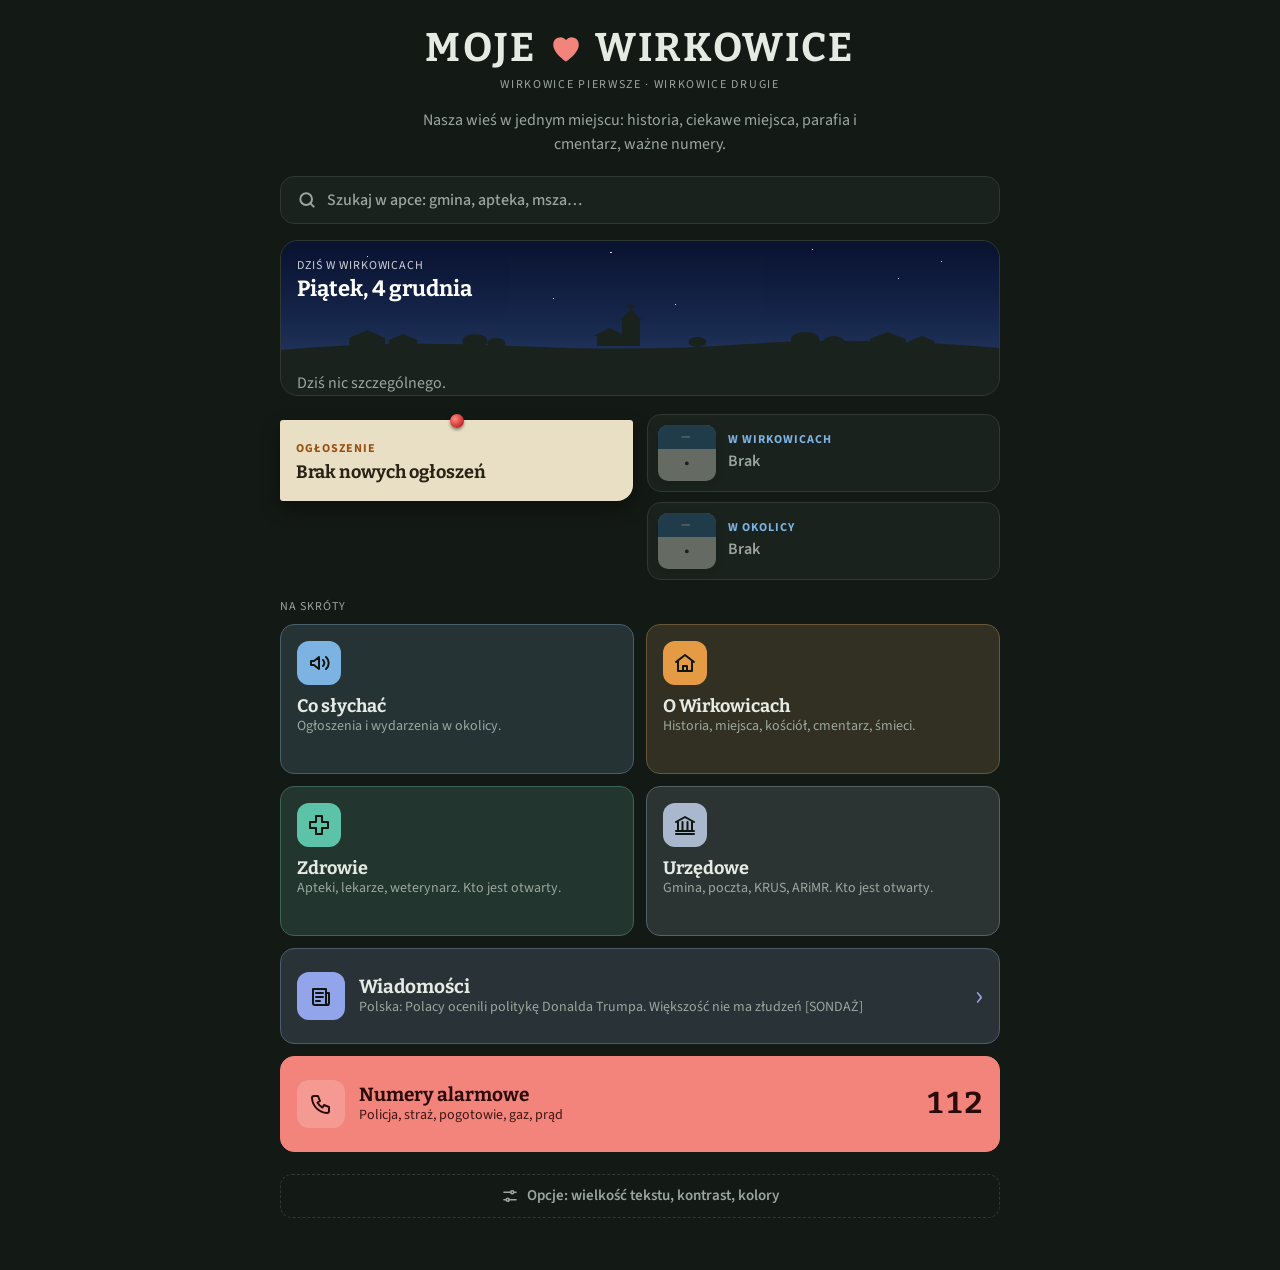
<file: index.html>
<!doctype html>
<html lang="pl">
<head>
<meta charset="utf-8">
<meta name="viewport" content="width=device-width,initial-scale=1,viewport-fit=cover">
<meta name="robots" content="noindex,nofollow">
<meta name="theme-color" content="#131915">
<link rel="manifest" href="manifest.json">
<link rel="icon" href="ikona-192.png" type="image/png">
<link rel="apple-touch-icon" href="ikona-180.png">
<meta name="apple-mobile-web-app-capable" content="yes">
<meta name="apple-mobile-web-app-title" content="Wirkowice">
<link rel="apple-touch-startup-image" media="screen and (device-width: 440px) and (device-height: 956px) and (-webkit-device-pixel-ratio: 3) and (orientation: portrait)" href="splash-1320x2868.png">
<link rel="apple-touch-startup-image" media="screen and (device-width: 402px) and (device-height: 874px) and (-webkit-device-pixel-ratio: 3) and (orientation: portrait)" href="splash-1206x2622.png">
<link rel="apple-touch-startup-image" media="screen and (device-width: 430px) and (device-height: 932px) and (-webkit-device-pixel-ratio: 3) and (orientation: portrait)" href="splash-1290x2796.png">
<link rel="apple-touch-startup-image" media="screen and (device-width: 393px) and (device-height: 852px) and (-webkit-device-pixel-ratio: 3) and (orientation: portrait)" href="splash-1179x2556.png">
<link rel="apple-touch-startup-image" media="screen and (device-width: 390px) and (device-height: 844px) and (-webkit-device-pixel-ratio: 3) and (orientation: portrait)" href="splash-1170x2532.png">
<link rel="apple-touch-startup-image" media="screen and (device-width: 428px) and (device-height: 926px) and (-webkit-device-pixel-ratio: 3) and (orientation: portrait)" href="splash-1284x2778.png">
<link rel="apple-touch-startup-image" media="screen and (device-width: 375px) and (device-height: 812px) and (-webkit-device-pixel-ratio: 3) and (orientation: portrait)" href="splash-1125x2436.png">
<link rel="apple-touch-startup-image" media="screen and (device-width: 414px) and (device-height: 896px) and (-webkit-device-pixel-ratio: 2) and (orientation: portrait)" href="splash-828x1792.png">
<link rel="apple-touch-startup-image" media="screen and (device-width: 414px) and (device-height: 896px) and (-webkit-device-pixel-ratio: 3) and (orientation: portrait)" href="splash-1242x2688.png">
<link rel="apple-touch-startup-image" media="screen and (device-width: 375px) and (device-height: 667px) and (-webkit-device-pixel-ratio: 2) and (orientation: portrait)" href="splash-750x1334.png">
<link rel="apple-touch-startup-image" media="screen and (device-width: 414px) and (device-height: 736px) and (-webkit-device-pixel-ratio: 3) and (orientation: portrait)" href="splash-1242x2208.png">
<link rel="apple-touch-startup-image" media="screen and (device-width: 420px) and (device-height: 912px) and (-webkit-device-pixel-ratio: 3) and (orientation: portrait)" href="splash-1260x2736.png">
<style>body{margin:0}[hidden]{display:none!important}</style>
<script src="ustawienia.js"></script>
<script>if("serviceWorker" in navigator) addEventListener("load",()=>navigator.serviceWorker.register("sw.js").catch(()=>{}));</script>
</head>
<body>
<title>Moje Wirkowice</title>
<meta name="claude:viewport-fit-sides" content="cover">
<link rel="preconnect" href="https://fonts.googleapis.com">
<link rel="preconnect" href="https://fonts.gstatic.com" crossorigin>
<link rel="stylesheet" href="https://fonts.googleapis.com/css2?family=Bitter:wght@500;700&family=Source+Sans+3:wght@400;600;700&display=swap">
<link rel="stylesheet" href="wspolne.css">
<style>
/* Ogłoszenie jak kartka przypięta pinezką, wydarzenie jak kartka z kalendarza — każde wygląda inaczej */
.news{display:grid;grid-template-columns:1fr 1fr;gap:14px;margin:0 0 18px;align-items:start}
@media (max-width:600px){ .news{grid-template-columns:1fr} }
.news a{text-decoration:none;min-width:0}
.wyd2{display:flex;flex-direction:column;gap:10px;min-width:0}
.wyd2 .kal{grid-template-columns:58px 1fr;padding:10px;gap:12px}
.wyd2 .kal-d{font-size:24px}
.wyd2 .kal.pusty .kal-k{opacity:.35}
.wyd2 .kal.pusty .t{color:var(--muted);font-weight:600}
.news .t{font-weight:700;line-height:1.3;overflow:hidden;display:-webkit-box;-webkit-line-clamp:2;-webkit-box-orient:vertical}
.news .k{display:flex;align-items:center;gap:6px;font-size:12px;letter-spacing:.08em;text-transform:uppercase;font-weight:700}
.na-skroty{margin:4px 0 8px}
.ukryte{display:none!important}
/* ===== Tryb prosty: tylko duże przyciski ===== */
html:not([data-prosty]) #prosty{display:none}
html[data-prosty] main.wrap > *:not(.logo):not(#prosty):not(.opcje-dol):not(.gora):not(.szuk-nakl){display:none!important}
#prosty{display:flex;flex-direction:column;gap:12px;margin:4px 0 0}
#prosty .pr-dzis{font-size:20px;line-height:1.35;margin:0 0 4px;text-align:center}
#prosty .pr-dzis b{font-family:var(--f-display)}
.pr{display:grid;grid-template-columns:52px 1fr auto;gap:14px;align-items:center;min-height:92px;box-sizing:border-box;padding:14px 16px;border-radius:18px;
  background:var(--panel);border:2px solid var(--line);color:var(--fg);text-decoration:none}
.pr .e{font-size:38px;line-height:1;text-align:center}
.pr b{display:block;font-family:var(--f-display);font-size:24px;line-height:1.15}
.pr small{display:block;font-size:18px;color:var(--muted);margin-top:4px;line-height:1.3}
.pr .s{font-size:28px;color:var(--muted)}
.pr.alarm{background:var(--alarm);border-color:var(--alarm);color:var(--on-alarm)}
.pr.alarm small,.pr.alarm .s{color:inherit;opacity:.85}
.pr.hot{border-color:var(--accent);background:color-mix(in srgb,var(--accent) 12%,var(--panel))}
.pr-tel{display:grid;place-items:center;width:56px;height:56px;border-radius:50%;background:var(--green);color:var(--bg);font-size:26px;text-decoration:none}
.pr:active{transform:scale(.98)}
/* Szukaj w całej apce */
/* Lupka nad logo i okno wyszukiwania na cały ekran */
.gora{margin:0 0 16px}
.lupka{display:flex;align-items:center;gap:10px;width:100%;height:48px;padding:0 16px;border-radius:14px;border:1px solid var(--line);background:var(--panel);color:var(--muted);font:500 16px/1 var(--f-body);cursor:pointer;text-align:left}
.lupka svg{width:20px;height:20px;flex:none}
.lupka:focus-visible{outline:2px solid var(--accent);outline-offset:2px}
.szuk-nakl{position:fixed;inset:0;z-index:90;background:var(--bg);overflow:auto;padding:calc(12px + env(safe-area-inset-top,0px)) calc(16px + env(safe-area-inset-right,0px)) 24px calc(16px + env(safe-area-inset-left,0px))}
.szuk-nakl[hidden]{display:none}
html[data-prosty] main.wrap > .szuk-nakl:not([hidden]){display:block!important}
.szuk-gl{display:flex;gap:8px;align-items:center;max-width:720px;margin:0 auto}
.szuk-gl .szukaj{flex:1;margin:0}
.szuk-x{flex:none;height:48px;padding:0 14px;border-radius:12px;border:1px solid var(--line);background:var(--panel);color:var(--fg);font:600 15px/1 var(--f-body);cursor:pointer}
.szuk-pod{max-width:720px;margin:10px auto 0;color:var(--muted);font-size:14px}
.szuk-nakl .szuk-wyn{max-width:720px;margin:10px auto 0}
.szukaj{position:relative;margin:0 0 18px}
.szukaj input{width:100%;box-sizing:border-box;font:inherit;font-size:17px;padding:13px 14px 13px 44px;border-radius:14px;border:1px solid var(--line);background:var(--panel);color:var(--fg)}
.szukaj input:focus{outline:2px solid var(--accent);outline-offset:1px}
.szukaj .lupa{position:absolute;left:14px;top:15px;width:20px;height:20px;color:var(--muted)}
.szuk-wyn{display:flex;flex-direction:column;margin:8px 0 0;border-radius:14px;overflow:hidden;border:1px solid var(--line);background:var(--panel)}
.szuk-wyn[hidden]{display:none}
.szuk-wyn .w{display:grid;grid-template-columns:1fr auto;gap:10px;align-items:center;padding:11px 14px;border-bottom:1px solid var(--line);color:var(--fg);text-decoration:none}
.szuk-wyn .w:last-child{border-bottom:0}
.szuk-wyn .w b{display:block;font-size:16px}
.szuk-wyn .w small{display:block;color:var(--muted);font-size:13px;margin-top:1px}
.szuk-wyn .w .tel{font-weight:700;color:var(--accent);white-space:nowrap;text-decoration:none;padding:6px 10px;border-radius:999px;border:1px solid var(--accent)}
.szuk-wyn .nic{padding:12px 14px;color:var(--muted)}
/* Wiadomości: szeroki kafelek z najnowszym nagłówkiem */
.tile.wiad-tile{grid-template-columns:48px 1fr auto;background:color-mix(in srgb,var(--h) 12%,var(--panel));border-color:color-mix(in srgb,var(--h) 32%,var(--line))}
.tile.wiad-tile:hover{border-color:var(--h)}
.tile.wiad-tile .ic{background:var(--h);color:#10160F}
.tile.wiad-tile p{display:-webkit-box;-webkit-line-clamp:2;-webkit-box-orient:vertical;overflow:hidden}
.tile.wiad-tile .big{grid-column:3;grid-row:1 / span 3;font-size:30px;color:var(--h)}
/* Moje notatki: szeroki pasek jak numery alarmowe, ale spokojny — ciemnoszary, tylko 112 jest pełnym kolorem */
.tile.notatki{--h:#B9C1BB;grid-template-columns:48px 1fr auto;background:#3B413E;border-color:#565E59}
.tile.notatki:hover{border-color:var(--h)}
.tile.notatki .ic{background:var(--h);color:#171C19}
.tile.notatki .big{grid-column:3;grid-row:1 / span 3;font-family:var(--f-display);font-weight:700;font-size:30px;color:var(--h);font-variant-numeric:tabular-nums}
/* Logo na górze: MOJE ♥ WIRKOWICE, na środku */
.logo{text-align:center;margin:6px 0 14px}
.logo h1{display:flex;justify-content:center;align-items:center;gap:.28em;font-size:clamp(26px,8.4vw,40px);letter-spacing:.06em;line-height:1.1;margin:0}
.logo .serce{width:.9em;height:.9em;fill:var(--alarm);flex:none}
.logo .eyebrow{margin:6px 0 0;letter-spacing:.14em}
.logo + .lead{text-align:center;margin-inline:auto}
/* Podpowiedź „Dodaj do ekranu” — tylko w telefonie, gdy apka nie jest zainstalowana */
.instaluj{position:relative;margin:0 0 16px;padding:12px 44px 12px 14px;border-radius:14px;background:color-mix(in srgb,var(--accent) 12%,var(--panel));border:1px solid color-mix(in srgb,var(--accent) 45%,var(--line));font-size:15px;line-height:1.45}
.instaluj p{margin:0}
.instaluj b{color:var(--fg)}
.instaluj .ik-ud{display:inline-block;width:17px;height:17px;vertical-align:-3px;color:var(--accent)}
.instaluj .x{position:absolute;top:6px;right:6px;width:34px;height:34px;border:0;border-radius:50%;background:transparent;color:var(--muted);font-size:22px;line-height:1;cursor:pointer}
.instaluj .btn{margin-top:10px}
/* Znacznik „nowe” na kafelku Co słychać */
.tile .nowe-plak{grid-column:2;justify-self:start;margin:4px 0 0}
@media (prefers-reduced-motion: no-preference){ .logo .serce{animation:bicie 2.4s ease-in-out infinite} }
@keyframes bicie{0%,60%,100%{transform:scale(1)}15%{transform:scale(1.14)}30%{transform:scale(1)}45%{transform:scale(1.08)}}
/* Karta „Dziś”: na górze niebo w kolorze pory dnia i pogody, z sylwetką wsi; pod spodem to, co dziś ważne */
.dzis{border-radius:18px;background:var(--panel);border:1px solid var(--line);margin:0 0 18px;overflow:hidden}
.niebo{--sky:linear-gradient(180deg,#2E6DB4,#79AEDB);position:relative;padding:16px 16px 58px;color:#fff;background:var(--sky)}
.niebo.chmury{--sky:linear-gradient(180deg,#4B5B70,#8A99AB)}
.niebo.deszcz{--sky:linear-gradient(180deg,#323C4A,#5D6977)}
.niebo.zmierzch{--sky:linear-gradient(180deg,#27305E 0%,#8E4E6B 58%,#E39A5B 100%)}
.niebo.noc{--sky:linear-gradient(180deg,#0A1330 0%,#16264B 65%,#22355C 100%)}
.niebo.noc::before{content:"";position:absolute;inset:0 0 40% 0;pointer-events:none;opacity:.85;background-image:
  radial-gradient(1.4px 1.4px at 12% 22%,#fff 50%,transparent 51%),radial-gradient(1px 1px at 28% 58%,#fff 50%,transparent 51%),
  radial-gradient(1.6px 1.6px at 46% 16%,#fff 50%,transparent 51%),radial-gradient(1px 1px at 61% 44%,#fff 50%,transparent 51%),
  radial-gradient(1.2px 1.2px at 74% 12%,#fff 50%,transparent 51%),radial-gradient(1px 1px at 86% 52%,#fff 50%,transparent 51%),
  radial-gradient(1.3px 1.3px at 38% 80%,#fff 50%,transparent 51%),radial-gradient(1px 1px at 92% 28%,#fff 50%,transparent 51%),
  radial-gradient(1px 1px at 5% 70%,#fff 50%,transparent 51%),radial-gradient(1.2px 1.2px at 55% 88%,#fff 50%,transparent 51%)}
.niebo>*{position:relative}
.niebo .eyebrow{color:rgba(255,255,255,.8)}
.dz-gl{display:flex;justify-content:space-between;align-items:center;gap:12px}
.dz-gl h2{font-size:22px;margin:0;color:#fff}
.pog{display:flex;align-items:center;gap:6px;flex:none}
.pog-ik{font-size:34px;line-height:1;filter:drop-shadow(0 2px 6px rgba(0,0,0,.25))}
.pog-t{font-family:var(--f-display);font-weight:700;font-size:40px;line-height:1;font-variant-numeric:tabular-nums}
.pog-opis{margin:6px 0 0;color:rgba(255,255,255,.92);font-size:15px;text-shadow:0 1px 2px rgba(0,0,0,.25)}
.pog-opis:empty{display:none}
.alert{display:flex;align-items:center;gap:8px;margin:10px 0 0;padding:7px 12px;border-radius:10px;font-weight:600;font-size:15px;
  background:rgba(8,14,30,.4);border:1px solid rgba(255,255,255,.3);color:#fff}
.alert b{color:var(--c)}
.niebo .wies{position:absolute;left:0;right:0;bottom:-1px;width:100%;height:58px;fill:var(--panel);display:block}
.dz-lista{display:flex;flex-direction:column;padding:0 16px}
/* Prognoza: przycisk na niebie i rozwijany panel (godzinowa + 7 dni) */
.prog-btn{display:inline-flex;align-items:center;gap:6px;margin:10px 0 0;padding:6px 12px;border-radius:999px;border:1px solid rgba(255,255,255,.45);background:rgba(8,14,30,.28);color:#fff;font:600 14px/1 var(--f-body);cursor:pointer}
.prog-btn:focus-visible{outline:2px solid #fff;outline-offset:2px}
.prog-btn .str{transition:transform .2s}
.prog-btn[aria-expanded="true"] .str{transform:rotate(180deg)}
.prog{padding:4px 16px 14px;border-bottom:1px solid var(--line)}
.prog[hidden]{display:none}
.prog h3{font-size:13px;letter-spacing:.08em;text-transform:uppercase;color:var(--muted);margin:12px 0 8px;font-family:var(--f-body)}
.godz-pas{display:flex;gap:6px;overflow-x:auto;padding:0 0 6px;scroll-snap-type:x proximity}
.godz-pas .g{flex:none;width:58px;scroll-snap-align:start;display:flex;flex-direction:column;align-items:center;gap:3px;padding:8px 2px;border-radius:12px;background:var(--bg);border:1px solid var(--line);font-size:13px;color:var(--muted)}
.godz-pas .g b{color:var(--fg);font-size:16px}
.godz-pas .g .ik{font-size:20px;line-height:1}
.godz-pas .g .op{color:#7DB3E3;font-weight:700}
.dni-prog{display:flex;flex-direction:column}
.dni-prog .d{display:grid;grid-template-columns:78px 30px 1fr auto;gap:8px;align-items:center;padding:9px 0;border-bottom:1px solid var(--line);font-size:15px}
.dni-prog .d:last-child{border-bottom:0}
.dni-prog .d .n{font-weight:700}
.dni-prog .d .ik{font-size:20px;text-align:center}
.dni-prog .d .t{display:flex;align-items:center;gap:6px;font-variant-numeric:tabular-nums}
.dni-prog .d .t .min{color:var(--muted);width:30px;text-align:right}
.dni-prog .d .t .max{width:30px}
.dni-prog .d .t i{flex:1;height:6px;border-radius:3px;background:linear-gradient(90deg,#7DB3E3,#E59A44);min-width:24px}
.dni-prog .d .x{font-size:13px;color:var(--muted);text-align:right;line-height:1.3}
.dni-prog .d .x .op{color:#7DB3E3;font-weight:700}
.dni-prog .d .x .wi{color:#E3C26B;font-weight:700}
.prog .zr{font-size:12px;color:var(--muted);margin:8px 0 0}
.dz{--h:var(--green);display:grid;grid-template-columns:34px 1fr auto;align-items:center;gap:12px;padding:11px 0;border-bottom:1px solid var(--line);text-decoration:none;color:var(--fg)}
.dz:last-child{border-bottom:0}
.dz .i{width:34px;height:34px;border-radius:10px;display:grid;place-items:center;background:color-mix(in srgb,var(--h) 22%,var(--panel));color:var(--h)}
.dz .i svg{width:18px;height:18px}
.dz .x{min-width:0;line-height:1.3}
.dz .x small{display:block;color:var(--muted);font-size:14px}
.dz .x small.wk{display:flex;align-items:center;gap:8px;margin-top:3px}
.dz .x small.wk .worek{margin:0;vertical-align:0}
.dz .s{color:var(--muted);font-size:20px}
.dz.hot{margin:2px -10px;padding:11px 10px;border-radius:12px;border-bottom-color:transparent;background:color-mix(in srgb,var(--accent) 9%,transparent)}
.dz.hot .i{background:var(--accent);color:var(--on-accent)}
.dz.hot .x strong{color:var(--accent)}
.zrodlo-pog{margin:0;padding:2px 16px 12px;font-size:12px;color:var(--muted)}
.zrodlo-pog a{color:var(--muted)}
.moje{margin:0 0 14px}
.moje-gl{display:flex;justify-content:space-between;align-items:baseline;margin:0 0 6px}
.moje-gl h2{font-size:17px;margin:0}
.moje-gl a{color:var(--accent);font-weight:600;font-size:14px;text-decoration:none}
.moje-lista{display:flex;flex-direction:column;gap:8px}
.mn{display:flex;gap:10px;align-items:flex-start;padding:10px 12px;border-radius:12px;background:var(--panel);border:1px solid var(--line)}
.mn input{width:22px;height:22px;margin:1px 0 0;flex:none;accent-color:var(--green)}
.mn .tx{flex:1;min-width:0;white-space:pre-wrap;word-wrap:break-word;margin:0}
.mn small{display:block;color:var(--muted);font-size:13px;margin-top:2px}
.mn.due{background:var(--accent);border-color:var(--accent);color:var(--on-accent)}
.mn.due small{color:var(--on-accent);opacity:.9}
.mn.done .tx{text-decoration:line-through;opacity:.6}
</style>

<main class="wrap">
  <header class="logo">
    <h1 aria-label="Moje Wirkowice">MOJE<svg class="serce" viewBox="0 0 24 24" aria-hidden="true"><path d="M12 21s-8.5-5.3-8.5-11.2A4.8 4.8 0 0 1 12 6.6a4.8 4.8 0 0 1 8.5 3.2C20.5 15.7 12 21 12 21z"/></svg>WIRKOWICE</h1>
    <p class="eyebrow">Wirkowice Pierwsze · Wirkowice Drugie</p>
  </header>
  <p class="lead">Nasza wieś w jednym miejscu: historia, ciekawe miejsca, parafia i cmentarz, ważne numery.</p>
  <div class="gora"><button type="button" class="lupka" id="lupka" aria-label="Szukaj w apce" aria-haspopup="dialog"><svg viewBox="0 0 24 24" fill="none" stroke="currentColor" stroke-width="2.4" stroke-linecap="round" aria-hidden="true"><circle cx="11" cy="11" r="7"/><path d="M20 20l-4-4"/></svg><span>Szukaj w apce: gmina, apteka, msza…</span></button></div>
  <section id="prosty" aria-label="Najważniejsze"></section>
  <div class="szuk-nakl" id="szukNakl" hidden role="dialog" aria-modal="true" aria-label="Szukaj w apce">
    <div class="szuk-gl">
      <div class="szukaj" role="search">
        <svg class="lupa" viewBox="0 0 24 24" fill="none" stroke="currentColor" stroke-width="2.2" stroke-linecap="round" aria-hidden="true"><circle cx="11" cy="11" r="7"/><path d="M20 20l-4-4"/></svg>
        <input id="szukaj" type="search" autocomplete="off" enterkeyhint="search" placeholder="gmina, weterynarz, msza, PSZOK…" aria-label="Czego szukasz?" aria-controls="szukWyn">
      </div>
      <button type="button" class="szuk-x" id="szukX">Zamknij</button>
    </div>
    <p class="szuk-pod">Wpisz, czego szukasz: urząd, aptekę, numer, mszę, wydarzenie…</p>
    <div class="szuk-wyn" id="szukWyn" hidden aria-live="polite"></div>
  </div>
  <div class="instaluj" id="instaluj" hidden role="note"></div>

  <section class="dzis" aria-labelledby="dzData">
    <div class="niebo" id="niebo">
      <div class="dz-gl">
        <div><p class="eyebrow" style="margin:0">Dziś w Wirkowicach</p><h2 id="dzData"></h2></div>
        <div class="pog" id="pog" hidden><span class="pog-ik" id="pogIk" aria-hidden="true"></span><span class="pog-t" id="pogT"></span></div>
      </div>
      <p class="pog-opis" id="pogOpis"></p>
      <div id="pogAlert"></div>
      <button type="button" class="prog-btn" id="progBtn" aria-expanded="false" aria-controls="prog" hidden>Prognoza na 7 dni <span class="str" aria-hidden="true">▾</span></button>
      <svg class="wies" viewBox="0 0 400 58" preserveAspectRatio="none" aria-hidden="true">
        <path d="M0 46 Q60 36 130 42 T260 40 T400 44 V58 H0Z"/>
        <path d="M38 44V34l10-8 10 8v10zM60 44V36l8-6 8 6v8zM328 44V35l10-7 10 7v9zM350 44V37l7-5 7 5v7z"/>
        <path d="M176 42V31h14v11zM174 32l9-8 9 8zM190 42V15h10v27zM189 16l6-11 6 11z"/>
        <rect x="194.4" y="0" width="1.3" height="6"/><rect x="192.6" y="1.8" width="4.9" height="1.3"/>
        <circle cx="108" cy="37" r="7"/><circle cx="120" cy="39" r="5"/><circle cx="292" cy="36" r="8"/><circle cx="308" cy="38" r="6"/><circle cx="232" cy="38" r="5"/>
      </svg>
    </div>
    <div class="prog" id="prog" hidden aria-live="polite"></div>
    <div class="dz-lista" id="dzLista"><p class="muted" style="margin:10px 0">Wczytuję…</p></div>
  </section>

  <div class="news" aria-label="Najnowsze">
    <a href="co-slychac.html" id="nOgl" class="kartka"><span class="k">Ogłoszenie</span><span class="t">Wczytuję…</span><span class="m"></span></a>
    <div class="wyd2">
      <a href="co-slychac.html#wirkowice" id="nWydW" class="kal">
        <span class="kal-k" aria-hidden="true"><span class="kal-m">—</span><span class="kal-d">·</span><span class="kal-w"></span></span>
        <span class="kal-x"><span class="k">W Wirkowicach</span><span class="t">Wczytuję…</span><span class="m"></span><span class="cnt" hidden></span></span>
      </a>
      <a href="co-slychac.html#okolice" id="nWydO" class="kal">
        <span class="kal-k" aria-hidden="true"><span class="kal-m">—</span><span class="kal-d">·</span><span class="kal-w"></span></span>
        <span class="kal-x"><span class="k">W okolicy</span><span class="t">Wczytuję…</span><span class="m"></span><span class="cnt" hidden></span></span>
      </a>
    </div>
  </div>

  <!-- Moje notatki: na razie ukryte (decyzja z 2026-11-08); żeby wróciły — usuń klasę „ukryte” tutaj i przy kafelku -->
  <section class="moje ukryte" id="moje" hidden aria-label="Moje notatki">
    <div class="moje-gl"><h2>Moje notatki</h2><a href="notatki.html">Wszystkie →</a></div>
    <div class="moje-lista" id="mojeLista"></div>
  </section>
  <p class="eyebrow na-skroty">Na skróty</p>
  <nav class="tiles kolor" aria-label="Działy">
    <a class="tile h-nieb" href="co-slychac.html">
      <span class="ic" aria-hidden="true"><svg viewBox="0 0 24 24" fill="none" stroke="currentColor" stroke-width="2" stroke-linecap="round" stroke-linejoin="round"><path d="M4 10v4h3l5 4V6L7 10z"/><path d="M16 9a4 4 0 0 1 0 6M19 6a8 8 0 0 1 0 12"/></svg></span>
      <span><h2>Co słychać</h2><p>Ogłoszenia i wydarzenia w okolicy.</p><span class="nowe-plak" id="ileNowych" hidden></span></span>
    </a>

    <a class="tile h-burs" href="o-wirkowicach.html">
      <span class="ic" aria-hidden="true"><svg viewBox="0 0 24 24" fill="none" stroke="currentColor" stroke-width="2" stroke-linecap="round" stroke-linejoin="round"><path d="M3 11l9-7 9 7"/><path d="M5 10v10h14V10"/><path d="M10 20v-5h4v5"/></svg></span>
      <span><h2>O Wirkowicach</h2><p>Historia, miejsca, kościół, cmentarz, śmieci.</p></span>
    </a>

    <a class="tile h-mieta" href="zdrowie.html">
      <span class="ic" aria-hidden="true"><svg viewBox="0 0 24 24" fill="none" stroke="currentColor" stroke-width="2" stroke-linecap="round" stroke-linejoin="round"><path d="M9 3h6v6h6v6h-6v6H9v-6H3V9h6z"/></svg></span>
      <span><h2>Zdrowie</h2><p>Apteki, lekarze, weterynarz. Kto jest otwarty.</p></span>
    </a>

    <a class="tile h-stal" href="urzedowe.html">
      <span class="ic" aria-hidden="true"><svg viewBox="0 0 24 24" fill="none" stroke="currentColor" stroke-width="2" stroke-linecap="round" stroke-linejoin="round"><path d="M3 9l9-5 9 5"/><path d="M5 9v9M9.5 9v9M14.5 9v9M19 9v9"/><path d="M3 21h18M3 18h18"/></svg></span>
      <span><h2>Urzędowe</h2><p>Gmina, poczta, KRUS, ARiMR. Kto jest otwarty.</p></span>
    </a>

    <a class="tile wide wiad-tile h-ind" href="wiadomosci.html">
      <span class="ic" aria-hidden="true"><svg viewBox="0 0 24 24" fill="none" stroke="currentColor" stroke-width="2" stroke-linecap="round" stroke-linejoin="round"><path d="M4 5h13v14a2 2 0 0 0 2 2H6a2 2 0 0 1-2-2z"/><path d="M17 9h3v10a2 2 0 0 1-2 2"/><path d="M7 9h7M7 13h7M7 17h4"/></svg></span>
      <span><h2>Wiadomości</h2><p id="wiadNaj">Polska, świat, religia, rolnictwo.</p></span>
      <span class="big" aria-hidden="true">›</span>
    </a>

    <a class="tile wide notatki ukryte" href="notatki.html">
      <span class="ic" aria-hidden="true"><svg viewBox="0 0 24 24" fill="none" stroke="currentColor" stroke-width="2" stroke-linecap="round" stroke-linejoin="round"><path d="M5 3h10l4 4v14H5z"/><path d="M15 3v4h4M8 12h8M8 16h5"/></svg></span>
      <span><h2>Moje notatki</h2><p id="notatkiOpis">Przypomnienia, tylko w tym telefonie.</p></span>
      <span class="big" id="ileNotatek" aria-hidden="true">+</span>
    </a>

    <a class="tile wide alarm" href="alarmowe.html">
      <span class="ic" aria-hidden="true"><svg viewBox="0 0 24 24" fill="none" stroke="currentColor" stroke-width="2" stroke-linecap="round" stroke-linejoin="round"><path d="M5 4h4l2 5-2.5 1.5a11 11 0 0 0 5 5L15 13l5 2v4a2 2 0 0 1-2 2A16 16 0 0 1 3 6a2 2 0 0 1 2-2"/></svg></span>
      <span><h2>Numery alarmowe</h2><p>Policja, straż, pogotowie, gaz, prąd</p></span>
      <span class="big" aria-hidden="true">112</span>
    </a>
  </nav>

</main>

<script src="dane.js"></script>
<script src="godziny.js"></script>
<script>
// Moje notatki na stronie głównej: przypomnienia, które nadeszły (podświetlone), i notatki przypięte „na stronie głównej”
function mojeNotatki(){
  const l=notatki(), due=l.filter(naCzasie), przyp=l.filter(n=>n.naGlownej&&!naCzasie(n)&&!n.zrobione);
  const pokaz=[...due,...przyp].slice(0,5);
  // liczba niezrobionych notatek na fioletowym pasku
  const ile=l.filter(n=>!n.zrobione).length;
  document.getElementById("ileNotatek").textContent=ile||"+";
  document.getElementById("notatkiOpis").textContent=ile?(due.length?`${due.length} ${due.length===1?"przypomnienie":"przypomnienia"} na teraz`:"Twoje notatki i przypomnienia"):"Dodaj notatkę albo przypomnienie";
  document.getElementById("moje").hidden=!pokaz.length;
  document.getElementById("mojeLista").innerHTML=pokaz.map(n=>{ const d=naCzasie(n);
    return `<label class="mn${d?" due pilne":""}" data-id="${n.id}"><input type="checkbox" aria-label="Zrobione">
      <span class="tx">${esc(n.tekst)}${n.kiedy?`<small>${d?"⏰ Przypomnienie · ":"⏰ "}${esc(opisKiedy(n.kiedy))}</small>`:""}</span></label>`; }).join("");
}
document.getElementById("mojeLista").addEventListener("change",e=>{
  const id=e.target.closest(".mn")?.dataset.id; if(!id) return;
  const l=notatki(), n=l.find(x=>x.id===id); if(!n) return;
  n.zrobione=e.target.checked; zapiszNotatki(l);
  e.target.closest(".mn").classList.add("done"); setTimeout(mojeNotatki,700);   // chwila, żeby było widać przekreślenie
});
mojeNotatki();
setInterval(mojeNotatki,60e3);   // przypomnienie z godziną pojawi się samo, gdy apka jest otwarta
addEventListener("pageshow",mojeNotatki);

// ===== Karta „Dziś” =====
const IK={
  smieci:'<path d="M4 7h16M9 7V4h6v3M6 7l1 13h10l1-13"/>',
  msza:'<path d="M12 2v4M10 4h4"/><path d="M12 6l-5 5v10h10V11z"/>',
  wyd:'<rect x="3" y="5" width="18" height="16" rx="2"/><path d="M3 10h18M8 3v4M16 3v4"/>',
  apteka:'<path d="M9 3h6v6h6v6h-6v6H9v-6H3V9h6z"/>',
  prad:'<path d="M13 2L4 14h7l-1 8 9-12h-7z"/>',
  woda:'<path d="M12 3s6 7 6 11a6 6 0 0 1-12 0c0-4 6-11 6-11z"/>'};
const ik=n=>`<span class="i" aria-hidden="true"><svg viewBox="0 0 24 24" fill="none" stroke="currentColor" stroke-width="2.2" stroke-linecap="round" stroke-linejoin="round">${IK[n]}</svg></span>`;
const KOL={smieci:"h-ziel",msza:"h-burs",wyd:"h-nieb",apteka:"h-mieta",prad:"h-zlot",woda:"h-mor"};
const wiersz=(n,html,href,hot)=>`<a class="dz ${KOL[n]}${hot?" hot pilne":""}" href="${href}">${ik(n)}<span class="x">${html}</span><span class="s" aria-hidden="true">›</span></a>`;
const duza=s=>s.charAt(0).toUpperCase()+s.slice(1);
document.getElementById("dzData").textContent=duza(DNI[new Date().getDay()])+", "+ladnaData(new Date());

// Msze: „Msze w tygodniu” / „Msze w niedziele” z karty Parafia. Linia z nazwą miesiąca (np. „w listopadzie także 17:00”) liczy się tylko w tym miesiącu.
const MIES_W=["styczni","lut","marc","kwietni","maj","czerwc","lipc","sierpni","wrześni","październik","listopad","grudni"];
function mszeDnia(p,d){
  const t=(d.getDay()===0?p["msze w niedziele"]:p["msze w tygodniu"])||""; const g=[];
  t.split(/\n/).forEach(l=>{ const zMies=/maj|czerwc|lipc|sierp|wrześ|paźdz|listop|grud|stycz|lut|marc|kwiet/i.test(l);
    if(zMies && !l.toLowerCase().includes(MIES_W[d.getMonth()])) return;
    (l.match(/\b\d{1,2}[:.]\d{2}\b/g)||[]).forEach(x=>g.push(x.replace(".",":"))); });
  return [...new Set(g)].sort((a,b)=>minuty(a)-minuty(b));
}
let DANE=null;
// Tryb prosty (Opcje): kilka dużych przycisków — 112, śmieci, msza, apteka, cmentarz, ogłoszenia
function rysujProsty(){
  const el=document.getElementById("prosty"); if(!document.documentElement.hasAttribute("data-prosty")) return;
  const teraz=new Date(), out=[];
  const btn=(e,t,s,h,kl="",tel="")=>`<div class="pr ${kl}" style="padding-right:${tel?"10px":"16px"}"><span class="e" aria-hidden="true">${e}</span><a href="${h}" style="color:inherit;text-decoration:none"><b>${t}</b>${s?`<small>${s}</small>`:""}</a>${tel?`<a class="pr-tel" href="tel:${tel}" aria-label="Zadzwoń: ${esc(t)}">📞</a>`:`<span class="s" aria-hidden="true">›</span>`}</div>`;
  const t=document.getElementById("pogT")?.textContent, d=document.getElementById("dzData")?.textContent;
  out.push(`<p class="pr-dzis">${d?`<b>${esc(d)}</b>`:""}${t?` · ${esc(t)}`:""}</p>`);
  out.push(`<a class="pr alarm" href="tel:112"><span class="e" aria-hidden="true">📞</span><span><b>112 – Pomoc</b><small>Wypadek, pożar, zagrożenie życia</small></span><span class="s" aria-hidden="true">›</span></a>`);
  if(WYL){ const n=(WYL.prad||[]).filter(w=>!w.odwolane&&dataGodz(w.do)>teraz&&wWirkowicach(w)&&dniDo(dataGodz(w.od))<=7)[0];
    if(n){ const od=dataGodz(n.od); out.push(btn("⚡",`Brak prądu: ${esc(kiedy(od))}`,`${godzMin(od)}–${godzMin(dataGodz(n.do))}`,"co-slychac.html#wylaczenia","hot")); } }
  if(DANE){
    const {sm,par,zd}=DANE;
    if(sm.length){ const tt=sm[0].d.getTime(), r=sm.filter(x=>x.d.getTime()===tt).map(x=>x.r).join(", "), n=dniDo(sm[0].d);
      out.push(btn("🗑️",n===0?"Dziś wywóz śmieci":n===1?"Jutro wywóz śmieci":`Śmieci: ${esc(kiedy(sm[0].d))}`,esc(r)+(n===1?" · wystaw wieczorem":""),"smieci.html",n<=1?"hot":"")); }
    const m=minutyTeraz=>mszeDnia(par,teraz).filter(g=>minuty(g)>minutyTeraz-30);
    const dz=m(teraz.getHours()*60+teraz.getMinutes()), jutro=mszeDnia(par,new Date(dzis().getTime()+864e5));
    if(dz.length||jutro.length) out.push(btn("⛪",dz.length?`Msza dziś: ${dz.join(", ")}`:`Msza jutro: ${jutro.join(", ")}`,"Kościół w Wirkowicach","parafia.html"));
    const apt=zd.filter(p=>p.k==="apteka"&&otwarte(p.godziny,teraz)===true)[0];
    if(apt) out.push(btn("💊",`Apteka: ${esc(apt.nazwa.replace(/\s*\(.*\)$/,"").replace(/^apteka\s+/i,""))}`,`${esc(apt.miejscowosc||"")} · ${esc(doKtorej(apt.godziny,teraz))}`,"zdrowie.html","",String(apt.telefon||"").replace(/[^\d+]/g,"")));
  }
  out.push(btn("✝️","Cmentarz","Znajdź grób bliskiej osoby","cmentarz.html"));
  out.push(btn("📢","Ogłoszenia","Co słychać we wsi","co-slychac.html"));
  el.innerHTML=out.join("");
}
addEventListener("tryb-prosty",()=>{ rysujProsty(); scrollTo(0,0); });
let WYL=null;
wczytajWylaczenia().then(w=>{ WYL=w; rysujDzis(); });
function rysujDzis(){
  if(!DANE) return; const {sm,wy,par,zd}=DANE, teraz=new Date(), out=[];
  // Śmieci
  if(sm.length){ const t=sm[0].d.getTime(), dz=sm.filter(x=>x.d.getTime()===t), n=dniDo(sm[0].d), r=dz.map(x=>x.r).join(", ");
    const worki=`<span class="worki">${dz.map(x=>worek(x.r)).join("")}</span>`;
    out.push(n===0?wiersz("smieci",`<strong>Dziś wywóz śmieci</strong> od 7:00<small class="wk">${worki}<span>${esc(r)}</span></small>`,"smieci.html",true)
      :n===1?wiersz("smieci",`<strong>Wieczorem wystaw worki</strong>, wywóz jutro od 7:00<small class="wk">${worki}<span>${esc(r)}</span></small>`,"smieci.html",true)
      :wiersz("smieci",`Wywóz śmieci: ${esc(kiedy(sm[0].d))}<small class="wk">${worki}<span>${esc(r)} · za ${n} dni</span></small>`,"smieci.html"));
  }
  // Msza: dziś pozostałe, a gdy już były — jutro
  const t=teraz.getHours()*60+teraz.getMinutes(), dzisM=mszeDnia(par,teraz).filter(g=>minuty(g)>t-30);
  if(dzisM.length) out.push(wiersz("msza",`Msza dziś: <strong>${dzisM.join(", ")}</strong><small>Kościół w Wirkowicach</small>`,"parafia.html"));
  else { const j=new Date(dzis().getTime()+864e5), jm=mszeDnia(par,j);
    if(jm.length) out.push(wiersz("msza",`Msza jutro: ${jm.join(", ")}<small>Kościół w Wirkowicach</small>`,"parafia.html")); }
  // Wydarzenie dziś albo jutro
  wy.filter(r=>dniDo(data(r.data))<=1).slice(0,2).forEach(r=>{ const n=dniDo(data(r.data));
    out.push(wiersz("wyd",`<strong>${n===0?"Dziś":"Jutro"}: ${esc(r.nazwa)}</strong><small>${[r.godzina,r.miejsce].filter(Boolean).map(esc).join(" · ")}</small>`,"co-slychac.html",n===0)); });
  // Prąd: wyłączenie w Wirkowicach (7 dni) — na górze i podświetlone; w gminie Izbica (dziś/jutro) — zwykły wiersz
  if(WYL){ const przysz=(WYL.prad||[]).filter(w=>!w.odwolane&&dataGodz(w.do)>teraz);
    const nasze=przysz.filter(wWirkowicach).filter(w=>dniDo(dataGodz(w.od))<=7)[0];
    if(nasze){ const od=dataGodz(nasze.od), n=dniDo(od);
      out.unshift(wiersz("prad",`<strong>Brak prądu w Wirkowicach: ${esc(kiedy(od))}, ${godzMin(od)}–${godzMin(dataGodz(nasze.do))}</strong><small>Planowe wyłączenie PGE</small>`,"co-slychac.html#wylaczenia",n<=1)); }
    else { const g=przysz.filter(w=>w.gminy.includes("Izbica")&&dniDo(dataGodz(w.od))<=1)[0];
      if(g){ const od=dataGodz(g.od);
        out.push(wiersz("prad",`Wyłączenie prądu ${esc(kiedy(od))}, ${godzMin(od)}–${godzMin(dataGodz(g.do))}<small>${esc(g.miejsca.join(", "))} (gmina Izbica)</small>`,"co-slychac.html#wylaczenia")); } }
    const wd=(WYL.woda||[]).filter(w=>Date.now()-new Date(w.d)<3*864e5)[0];
    if(wd) out.push(wiersz("woda",`Woda: ${esc(zdanie(wd.t))}<small>${esc(wd.z)}, ${esc(kiedy(new Date(new Date(wd.d).setHours(0,0,0,0))))}</small>`,"co-slychac.html#wylaczenia"));
  }
  // Najbliższa apteka czynna teraz
  const apt=zd.filter(p=>p.k==="apteka"&&otwarte(p.godziny,teraz)===true)[0];
  if(apt) out.push(wiersz("apteka",`Apteka czynna teraz: <strong>${esc(apt.nazwa)}</strong><small>${esc(apt.miejscowosc||"")}${apt.odl<999?", ok. "+kmTxt(apt.odl):""} · ${esc(doKtorej(apt.godziny,teraz))}</small>`,"zdrowie.html"));
  document.getElementById("dzLista").innerHTML=out.join("")||'<p class="muted" style="margin:10px 0 0">Dziś nic szczególnego.</p>';
  rysujProsty();
}
setInterval(rysujDzis,60e3);

// Pogoda: Open-Meteo (darmowe, bez klucza). Ostatnia prognoza zapamiętana — bez internetu pokazujemy ją z godziną.
const POGODA="https://api.open-meteo.com/v1/forecast?latitude=50.8722&longitude=23.0737&current=temperature_2m,weather_code,is_day&daily=weather_code,sunrise,sunset,temperature_2m_max,temperature_2m_min,precipitation_sum,wind_gusts_10m_max&models=icon_seamless&timezone=Europe%2FWarsaw&forecast_days=2";   // ICON (DWD): gęsta siatka ok. 2 km nad Polską, najbliżej pomiarów IMGW
const OPIS=c=>c===0?["☀️","Bezchmurnie"]:c<=2?["🌤️","Niewielkie zachmurzenie"]:c===3?["☁️","Pochmurno"]:c<=48?["🌫️","Mgła"]:c<=57?["🌦️","Mżawka"]:c<=67?["🌧️","Deszcz"]:c<=77?["🌨️","Śnieg"]:c<=82?["🌧️","Przelotny deszcz"]:c<=86?["🌨️","Przelotny śnieg"]:["⛈️","Burza"];
const st=x=>Math.round(x)+"°";
// Najpierw od razu ostatnia zapisana prognoza (bez mignięcia innego nieba), potem świeża z sieci
function pogodaZPamieci(){ try{ const z=JSON.parse(localStorage.getItem("wirk-pogoda")||"null"); if(z&&Date.now()-z.t<36e5*12) return z; }catch(e){} return null; }
async function pogoda(){
  const z=pogodaZPamieci(); if(z) pokazPogode(z.p, Date.now()-z.t>36e5?new Date(z.t):false);
  try{ const r=await fetch(POGODA); if(!r.ok) throw 0; const p=await r.json(); try{ localStorage.setItem("wirk-pogoda",JSON.stringify({t:Date.now(),p})); }catch(e){} pokazPogode(p,false); }
  catch(e){ if(z) pokazPogode(z.p,new Date(z.t)); }
}
function pokazPogode(p, stara){
  const {wsch:_w,zach:_z}=slonce(new Date()), _t=Date.now();
  const c={...p.current, is_day:_t>_w&&_t<_z?1:0}, d=p.daily, [ikona,opis]=OPIS(c.weather_code);   // dzień/noc liczony na teraz (kopia mogła być sprzed zmroku)
  document.getElementById("pog").hidden=false; document.getElementById("progBtn").hidden=false; setTimeout(rysujProsty,0);
  niebo(c, d);
  document.getElementById("pogIk").textContent=c.weather_code===0&&!c.is_day?"🌙":ikona;
  document.getElementById("pogT").textContent=st(c.temperature_2m);
  document.getElementById("pogOpis").textContent=`${c.weather_code===0&&!c.is_day?"Pogodna noc":opis} · dziś ${st(d.temperature_2m_min[0])} / ${st(d.temperature_2m_max[0])} · jutro ${st(d.temperature_2m_min[1])} / ${st(d.temperature_2m_max[1])}, ${OPIS(d.weather_code[1])[1].toLowerCase()}`+(stara?` (prognoza z ${stara.getHours()}:${String(stara.getMinutes()).padStart(2,"0")})`:"");
  // Ostrzeżenia: przymrozek (najbliższa noc), burza, silny wiatr, duże opady, śnieg
  const a=[], noc=new Date().getHours()>=12?1:0, kody=[d.weather_code[0],d.weather_code[1]];
  if(d.temperature_2m_min[noc]<=0) a.push(["#9CC8F2","Przymrozek",`${noc?"w nocy":"dziś rano"} do ${st(d.temperature_2m_min[noc])}`]);
  if(kody.some(k=>k>=95)) a.push(["#FFD27A","Burza",kody[0]>=95?"dziś":"jutro"]);
  const wi=Math.max(...d.wind_gusts_10m_max); if(wi>=60) a.push(["#FFD27A","Silny wiatr",`porywy do ${Math.round(wi)} km/h`]);
  const op=d.precipitation_sum.findIndex(x=>x>=10); if(op>=0) a.push(["#9CC8F2","Duże opady",`${op?"jutro":"dziś"} ok. ${Math.round(d.precipitation_sum[op])} mm`]);
  if(kody.some(k=>(k>=71&&k<=77)||k===85||k===86)) a.push(["#E6EEF5","Śnieg",kody.findIndex(k=>(k>=71&&k<=77)||k===85||k===86)?"jutro":"dziś"]);
  document.getElementById("pogAlert").innerHTML=a.map(([c,t,m])=>`<p class="alert" style="--c:${c}"><b>⚠ ${t}</b> ${m}</p>`).join("");
  if(!document.querySelector(".zrodlo-pog")) document.querySelector(".dzis").insertAdjacentHTML("beforeend",'<p class="zrodlo-pog">Pogoda: <a href="https://open-meteo.com/" target="_blank" rel="noopener">Open-Meteo</a></p>');
}
// ===== Prognoza na kilka dni (po dotknięciu „Prognoza na 7 dni”): 24 godziny + 7 dni, deszcz i wiatr =====
const PROGNOZA="https://api.open-meteo.com/v1/forecast?latitude=50.8722&longitude=23.0737&hourly=temperature_2m,weather_code,precipitation,precipitation_probability,wind_gusts_10m,is_day&daily=weather_code,temperature_2m_max,temperature_2m_min,precipitation_sum,precipitation_probability_max,wind_gusts_10m_max&models=icon_seamless&timezone=Europe%2FWarsaw&forecast_days=7&forecast_hours=25";
async function prognoza(){
  let z=null; try{ z=JSON.parse(localStorage.getItem("wirk-prognoza")||"null"); }catch(e){}
  if(z&&Date.now()-z.t<30*60e3) return z.p;
  try{ const r=await fetch(PROGNOZA); if(!r.ok) throw 0; const p=await r.json(); try{ localStorage.setItem("wirk-prognoza",JSON.stringify({t:Date.now(),p})); }catch(e){} return p; }
  catch(e){ return z?z.p:null; }
}
function rysujPrognoze(p){
  const el=document.getElementById("prog");
  if(!p){ el.innerHTML='<p class="muted" style="margin:12px 0 0">Nie udało się pobrać prognozy. Sprawdź internet.</p>'; return; }
  const h=p.hourly, d=p.daily, teraz=Date.now();
  const godz=h.time.map((t,i)=>({t:new Date(t),i})).filter(x=>x.t.getTime()>teraz-36e5).slice(0,24);
  const ikH=i=>{ const k=h.weather_code[i]; return k===0&&!h.is_day[i]?"🌙":OPIS(k)[0]; };
  const pas=godz.map(({t,i})=>`<div class="g"><span>${String(t.getHours()).padStart(2,"0")}:00</span><span class="ik" aria-hidden="true">${ikH(i)}</span><b>${st(h.temperature_2m[i])}</b>${h.precipitation_probability[i]>=20?`<span class="op">${h.precipitation_probability[i]}%</span>`:`<span>&nbsp;</span>`}<span>${Math.round(h.wind_gusts_10m[i])} km/h</span></div>`).join("");
  const DN=["niedz.","pon.","wt.","śr.","czw.","pt.","sob."];
  const dni=d.time.map((t,i)=>{ const dt=new Date(t+"T12:00"), nazwa=i===0?"Dziś":i===1?"Jutro":DN[dt.getDay()]+" "+dt.getDate();
    const op=d.precipitation_sum[i], pr=d.precipitation_probability_max[i], wi=d.wind_gusts_10m_max[i];
    return `<div class="d"><span class="n">${nazwa}</span><span class="ik" aria-hidden="true">${OPIS(d.weather_code[i])[0]}</span>
      <span class="t" aria-label="od ${st(d.temperature_2m_min[i])} do ${st(d.temperature_2m_max[i])}"><span class="min">${st(d.temperature_2m_min[i])}</span><i></i><span class="max">${st(d.temperature_2m_max[i])}</span></span>
      <span class="x">${op>=0.2?`<span class="op">${op<1?"<1":Math.round(op)} mm</span>`:pr>=30?`<span class="op">${pr}%</span>`:"bez opadów"}<br><span class="${wi>=50?"wi":""}">wiatr do ${Math.round(wi)}</span></span></div>`; }).join("");
  el.innerHTML=`<h3>Najbliższe godziny</h3><div class="godz-pas" role="list" aria-label="Prognoza godzinowa">${pas}</div>
    <h3>7 dni</h3><div class="dni-prog">${dni}</div>
    <p class="zr">% to szansa na opady, mm to ich suma w ciągu dnia; wiatr to najsilniejsze porywy w km/h. Pogoda: Open-Meteo (model ICON).</p>`;
}
document.getElementById("progBtn").addEventListener("click",async e=>{
  const b=e.currentTarget, el=document.getElementById("prog"), otw=b.getAttribute("aria-expanded")!=="true";
  b.setAttribute("aria-expanded",String(otw)); el.hidden=!otw;
  if(otw){ if(!el.innerHTML) el.innerHTML='<p class="muted" style="margin:12px 0 0">Wczytuję prognozę…</p>'; rysujPrognoze(await prognoza()); }
});
// Kolor nieba: noc / świt i zmierzch / pochmurno / deszcz / pogodnie. Bez prognozy — z samej godziny.
// Wschód i zachód słońca w Wirkowicach policzone z daty (wzór astronomiczny, dokładność ok. 1–2 min)
function slonce(dt){
  const rad=Math.PI/180, lat=50.8722, lon=23.0737, d0=Date.UTC(dt.getFullYear(),dt.getMonth(),dt.getDate());
  const n=Math.ceil(d0/864e5+2440587.5-2451545.0+0.0008), J=n-lon/360, M=(357.5291+0.98560028*J)%360;
  const C=1.9148*Math.sin(M*rad)+0.02*Math.sin(2*M*rad)+0.0003*Math.sin(3*M*rad), L=(M+C+180+102.9372)%360;
  const Jt=2451545+J+0.0053*Math.sin(M*rad)-0.0069*Math.sin(2*L*rad), dek=Math.asin(Math.sin(L*rad)*Math.sin(23.44*rad));
  const w=Math.acos((Math.sin(-0.833*rad)-Math.sin(lat*rad)*Math.sin(dek))/(Math.cos(lat*rad)*Math.cos(dek)))/rad;
  const ms=j=>(j-2440587.5)*864e5; return {wsch:ms(Jt-w/360), zach:ms(Jt+w/360)};
}
function niebo(c,d){
  const el=document.getElementById("niebo"), t=Date.now();
  let wsch, zach;
  if(d&&d.sunrise&&new Date(d.sunrise[0]).toDateString()===new Date().toDateString()){ wsch=new Date(d.sunrise[0]).getTime(); zach=new Date(d.sunset[0]).getTime(); }
  else ({wsch,zach}=slonce(new Date()));
  const m=45*60e3;
  let k = Math.abs(t-wsch)<m||Math.abs(t-zach)<m ? "zmierzch" : (t<wsch||t>zach) ? "noc" : "";
  if(c&&k===""){ const w=c.weather_code; k = w>=51 ? "deszcz" : w>=3 ? "chmury" : ""; }
  el.className="niebo"+(k?" "+k:"");
}
niebo();
pogoda(); setInterval(pogoda,30*60e3);
// Najnowszy nagłówek z Polski na kafelku „Wiadomości”
fetch("wiadomosci.json?t="+Date.now(),{cache:"no-store"}).then(r=>r.ok?r.json():null).then(w=>{
  const n=w&&w.polska&&w.polska[0]; if(n) document.getElementById("wiadNaj").textContent="Polska: "+n.t;
}).catch(()=>{});

// Podpowiedź instalacji: telefon + otwarte w przeglądarce (nie z ikony) + nie zamknięta wcześniej
let PROSBA_INSTALACJI=null;
addEventListener("beforeinstallprompt",e=>{ e.preventDefault(); PROSBA_INSTALACJI=e; const b=document.getElementById("bInstaluj"); if(b) b.hidden=false; });
(()=>{
  const el=document.getElementById("instaluj");
  const zainstalowana=matchMedia("(display-mode: standalone)").matches||navigator.standalone===true;
  const telefon=/Android|iPhone|iPad|iPod/i.test(navigator.userAgent);
  let zamknieta=false; try{ zamknieta=localStorage.getItem("wirk-instaluj-x")==="1"; }catch(e){}
  if(zainstalowana||!telefon||(zamknieta&&!wAplikacji())) return;
  const ud='<svg class="ik-ud" viewBox="0 0 24 24" fill="none" stroke="currentColor" stroke-width="2" stroke-linecap="round" stroke-linejoin="round" aria-hidden="true"><path d="M12 3v12M8 7l4-4 4 4"/><path d="M5 11v9h14v-9"/></svg>';
  let h;
  if(wAplikacji()) h=`<b>Otwórz apkę w przeglądarce.</b> W Messengerze i na Facebooku nie działa lokalizacja ani kalendarz. Dotknij <b>⋯</b> u góry ekranu i wybierz <b>Otwórz w ${iPhone()?"Safari":"przeglądarce"}</b>.`;
  else if(iPhone()&&/FxiOS|CriOS|EdgiOS|OPiOS/.test(navigator.userAgent)) h=`<b>Dodaj Moje Wirkowice do ekranu.</b> Najlepiej działa z <b>Safari</b>: otwórz tę stronę w Safari i tam dotknij <b>Udostępnij</b> ${ud} → <b>Do ekranu głównego</b>, zostaw włączone <b>Otwórz jako aplikację www</b> i dotknij <b>Dodaj</b>.`;
  else if(iPhone()) h=`<b>Dodaj Moje Wirkowice do ekranu.</b> Dotknij <b>Udostępnij</b> ${ud} (w nowszym Safari najpierw <b>⋯</b>), potem <b>Do ekranu głównego</b>, zostaw włączone <b>Otwórz jako aplikację www</b> i dotknij <b>Dodaj</b>. Apka dostanie własną ikonę.`;
  else h=`<b>Dodaj Moje Wirkowice do ekranu.</b> Dotknij <b>⋮</b> w prawym górnym rogu i wybierz <b>Dodaj do ekranu głównego</b> albo <b>Zainstaluj aplikację</b>.<br><button type="button" class="btn primary" id="bInstaluj"${PROSBA_INSTALACJI?"":" hidden"}>Zainstaluj</button>`;
  el.innerHTML=`<p>${h}</p><button type="button" class="x" aria-label="Zamknij podpowiedź">×</button>`; el.hidden=false;
  el.querySelector(".x").onclick=()=>{ el.hidden=true; try{ localStorage.setItem("wirk-instaluj-x","1"); }catch(e){} };
  el.addEventListener("click",async e=>{ if(!e.target.closest("#bInstaluj")||!PROSBA_INSTALACJI) return;
    PROSBA_INSTALACJI.prompt(); const w=await PROSBA_INSTALACJI.userChoice.catch(()=>null); if(w&&w.outcome==="accepted") el.hidden=true; PROSBA_INSTALACJI=null; });
})();
const ustaw=(id,t,m)=>{ const a=document.getElementById(id); a.querySelector(".t").textContent=t; a.querySelector(".m").textContent=m; };
(async()=>{
  // Karta „Dziś”: śmieci, wydarzenia, msze (Parafia), apteki (Zdrowie) — wczytane równolegle
  const [s0,w0,p0,z0]=await Promise.all(["Smieci","Wydarzenia","Parafia","Zdrowie"].map(k=>wczytaj(k).catch(()=>({wiersze:[]}))));
  const par={}; p0.wiersze.forEach(r=>{ if(r.pole&&r.tresc) par[r.pole.trim().toLowerCase()]=r.tresc; });
  DANE={sm:s0.wiersze.map(r=>({d:data(r.data),r:r.rodzaj})).filter(x=>x.d&&x.d>=dzis()).sort((a,b)=>a.d-b.d),
        wy:w0.wiersze.filter(r=>r.nazwa&&!wOkolicy(r)&&data(r.data)&&data(r.data)>=dzis()).sort((a,b)=>data(a.data)-data(b.data)),
        par, zd:z0.wiersze.filter(r=>r.nazwa).map(miejsceZdrowia).sort((a,b)=>a.odl-b.odl)};
  rysujDzis();

  const o=await wczytaj("Ogloszenia");
  const ogl=o.wiersze.filter(r=>r.tytul).filter(ogloszenieAktualne).sort((a,b)=>(data(b.data)||0)-(data(a.data)||0));
  if(ogl.length){ const d=data(ogl[0].data); ustaw("nOgl",ogl[0].tytul,d?kiedy(d):""); } else ustaw("nOgl","Brak nowych ogłoszeń","");
  // Najbliższe wydarzenie z licznikiem; dziś/jutro — podświetlone i pulsujące
  const w=await wczytaj("Wydarzenia");
  const wy=w.wiersze.filter(r=>r.nazwa&&data(r.data)&&data(r.data)>=dzis()).sort((a,b)=>data(a.data)-data(b.data));
  const MS=["STY","LUT","MAR","KWI","MAJ","CZE","LIP","SIE","WRZ","PAŹ","LIS","GRU"], DS=["niedz.","pon.","wt.","śr.","czw.","pt.","sob."];
  const pokazWyd=(id,r)=>{ const a=document.getElementById(id), cnt=a.querySelector(".cnt");
    if(!r){ a.classList.add("pusty"); cnt.hidden=true; a.querySelector(".kal-m").textContent="—"; a.querySelector(".kal-d").textContent="·"; a.querySelector(".kal-w").textContent=""; ustaw(id,"Brak",""); return; }
    const d=data(r.data), n=dniDo(d);
    a.querySelector(".kal-m").textContent=MS[d.getMonth()]; a.querySelector(".kal-d").textContent=d.getDate(); a.querySelector(".kal-w").textContent=DS[d.getDay()];
    cnt.hidden=false; cnt.textContent = n===0?"Dziś!":n===1?"Jutro!":`za ${n} dni`;
    ustaw(id,r.nazwa,[r.godzina,gdzieWyd(r)].filter(Boolean).join(" · "));
    if(n<=1) a.classList.add("hot","pilne");
  };
  pokazWyd("nWydW",wy.find(r=>!wOkolicy(r)));
  pokazWyd("nWydO",wy.find(wOkolicy));
  // Co przybyło od ostatniej wizyty w „Co słychać”: znacznik na kafelku i przy ogłoszeniu
  const NOWE=nowe([...ogl,...wy].map(kluczWpisu));
  if(NOWE.size){ const b=document.getElementById("ileNowych"); b.hidden=false; b.textContent=NOWE.size===1?"1 nowe":NOWE.size+" nowe"; }
  if(ogl.length&&NOWE.has(kluczWpisu(ogl[0]))) document.querySelector("#nOgl .k").insertAdjacentHTML("beforeend",'<span class="nowe-plak">Nowe</span>');

})();
// „Rozgrzewanie”: gdy strona główna już stoi, po cichu pobieramy dane wszystkich działów,
// żeby po wejściu w Zdrowie, Historię, Parafię… treść była od razu (bez „Wczytuję…”).
(()=>{
  const KARTY=["Zdrowie","Urzedowe","Historia","Parafia","Noclegi","Miejsca","Kontakty","Smieci","Ogloszenia","Wydarzenia"];
  const start=()=>KARTY.reduce((p,k)=>p.then(()=>wczytaj(k).catch(()=>{})),Promise.resolve()).then(()=>wczytajWylaczenia());   // po kolei, żeby nie zatkać łącza
  const poZaladowaniu=()=>("requestIdleCallback" in window)?requestIdleCallback(start,{timeout:3000}):setTimeout(start,1500);
  if(document.readyState==="complete") poZaladowaniu(); else addEventListener("load",poZaladowaniu);
})();
// ===== Szukaj w całej apce: działy, numery, apteki i lekarze, urzędy, parafia, historia, wydarzenia =====
const normPL=t=>String(t||"").toLowerCase().normalize("NFD").replace(/[̀-ͯ]/g,"").replace(/ł/g,"l");
const STALE=[
 ["Numery alarmowe","112, policja, straż, pogotowie","alarmowe.html","112 alarm alarmowe pogotowie karetka policja 997 straz pozar 998 999 ratunkowe wypadek","112"],
 ["Pogotowie energetyczne","awaria prądu","alarmowe.html","prad awaria energetyczne 991 swiatlo","991"],
 ["Pogotowie gazowe","zapach gazu","alarmowe.html","gaz gazowe 992 ulatnia","992"],
 ["Pogotowie wodno-kanalizacyjne","awaria wody","alarmowe.html","woda wodociagi kanalizacja 994 awaria","994"],
 ["Wywóz śmieci","harmonogram, kalendarz, worki","smieci.html","smieci wywoz odpady worki harmonogram kosz","" ],
 ["Gdzie to wyrzucić?","segregacja, PSZOK","smieci.html#gdzie","segregacja wyrzucic gdzie pszok popiol baterie karton szklo plastik papier bio elektroodpady meble opony gruz leki",""],
 ["Wyłączenia prądu i wody","planowe wyłączenia PGE, komunikaty o wodzie","co-slychac.html#wylaczenia","prad wylaczenie brak pradu pge woda przerwa w dostawie",""],
 ["Ogłoszenia","dla mieszkańców","co-slychac.html","ogloszenia ogloszenie informacje solectwo",""],
 ["Wydarzenia","w Wirkowicach i okolicy","co-slychac.html#okolice","wydarzenia koncert impreza festyn kino teatr",""],
 ["Zdrowie","apteki, przychodnie, szpitale, weterynarze","zdrowie.html","zdrowie apteka lekarz przychodnia szpital weterynarz fizjoterapia",""],
 ["Urzędowe","gmina, poczta, KRUS, ARiMR","urzedowe.html","urzad gmina poczta krus arimr starostwo skarbowy bank szkola gops",""],
 ["Parafia","msze, kancelaria, ksiądz","parafia.html","parafia msza msze kosciol ksiadz proboszcz kancelaria spowiedz chrzest slub pogrzeb",""],
 ["Cmentarz","szukaj grobu, dojście alejkami","cmentarz.html","cmentarz grob groby pochowany nagrobek zmarly",""],
 ["Historia Wirkowic","dzieje wsi, zdjęcia","historia.html","historia dzieje zdjecia stare wies",""],
 ["Ciekawe miejsca i noclegi","Green Velo, kapliczki, noclegi","miejsca.html","miejsca green velo rower szlak kapliczka nocleg agroturystyka",""],
 ["Wiadomości","Polska, świat, religia, rolnicze","wiadomosci.html","wiadomosci news polska swiat rolnicze religia",""],
];
let SZUK=null;
async function indeksSzukania(){
  if(SZUK) return SZUK;
  const L=STALE.map(([t,o,h,k,tel])=>({t,o,h,k:normPL(t+" "+o+" "+k),tel}));
  const [zd,ur,ko,pa,hi,og,wy]=await Promise.all(["Zdrowie","Urzedowe","Kontakty","Parafia","Historia","Ogloszenia","Wydarzenia"].map(k=>wczytaj(k).catch(()=>({wiersze:[]}))));
  const ok=r=>!JSON.stringify(r).includes("PRZYKŁAD");
  zd.wiersze.filter(r=>r.nazwa&&ok(r)).forEach(r=>L.push({t:r.nazwa,o:[r.rodzaj,r.miejscowosc,r.godziny].filter(Boolean).join(" · "),h:"zdrowie.html",k:normPL([r.nazwa,r.rodzaj,r.miejscowosc,r.opis,/weter/i.test(r.rodzaj)?"zwierzeta pies kot":""].join(" ")),tel:r.telefon}));
  ur.wiersze.filter(r=>r.nazwa&&ok(r)).forEach(r=>L.push({t:r.nazwa,o:[r.rodzaj==="wewnetrzny"?"Urząd Gminy, numer wewnętrzny":r.rodzaj,r.miejscowosc].filter(Boolean).join(" · "),h:"urzedowe.html",k:normPL([r.nazwa,r.rodzaj,r.miejscowosc,r.opis].join(" ")),tel:r.telefon}));
  ko.wiersze.filter(r=>r.nazwa&&ok(r)).forEach(r=>L.push({t:r.nazwa,o:r.opis||"kontakt",h:"alarmowe.html",k:normPL(r.nazwa+" "+r.opis),tel:r.telefon}));
  pa.wiersze.filter(r=>r.pole&&r.tresc&&!/^http/.test(r.tresc)).forEach(r=>L.push({t:r.pole,o:r.tresc.split("\n")[0].slice(0,80),h:"parafia.html",k:normPL("parafia "+r.pole+" "+r.tresc),tel:/telefon/i.test(r.pole)?r.tresc:""}));
  hi.wiersze.filter(r=>r.tytul).forEach(r=>L.push({t:r.tytul,o:"Historia · "+r.rok,h:"historia.html",k:normPL(r.tytul+" "+r.rok+" "+r.tresc)}));
  og.wiersze.filter(r=>r.tytul&&ok(r)&&ogloszenieAktualne(r)).forEach(r=>L.push({t:r.tytul,o:"Ogłoszenie",h:"co-slychac.html",k:normPL(r.tytul+" "+r.tresc)}));
  wy.wiersze.filter(r=>r.nazwa&&ok(r)&&data(r.data)>=dzis()).forEach(r=>L.push({t:r.nazwa,o:"Wydarzenie · "+kiedy(data(r.data))+(r.miejscowosc?" · "+r.miejscowosc:""),h:"co-slychac.html"+(wOkolicy(r)?"#okolice":"#wirkowice"),k:normPL(r.nazwa+" "+r.miejsce+" "+r.miejscowosc+" "+r.opis)}));
  return SZUK=L;
}
function szukajWApce(q,L){
  const s=normPL(q).trim(); if(s.length<2) return [];
  const slowa=s.split(/\s+/);
  // słowo pasuje: to samo, inna końcówka (msza/msze, gmina/gminy) albo wyraźnie niedokończone (wete → weterynarz)
  const pasuje=(w,x)=>x===w||(w.length>=4&&x.startsWith(w.slice(0,-1))&&Math.abs(x.length-w.length)<=1)||(w.length>=3&&x.startsWith(w)&&x.length-w.length>=3);
  const wszystkie=(tekst)=>{ const xs=tekst.split(/[^a-z0-9]+/); return slowa.every(w=>xs.some(x=>pasuje(w,x))); };
  return L.map(e=>{ const t=normPL(e.t); let p=0;
      if(t===s) p=100; else if(t.startsWith(s)) p=70; else if(wszystkie(t)) p=55; else if(wszystkie(e.k)) p=35;
      return [p,e]; }).filter(x=>x[0]).sort((a,b)=>b[0]-a[0]).slice(0,8).map(x=>x[1]);
}
(()=>{
  const inp=document.getElementById("szukaj"), wyn=document.getElementById("szukWyn");
  const rysuj=async()=>{
    const q=inp.value; if(normPL(q).trim().length<2){ wyn.hidden=true; wyn.innerHTML=""; return; }
    const l=szukajWApce(q,await indeksSzukania()); if(inp.value!==q) return;
    wyn.hidden=false;
    wyn.innerHTML=l.length?l.map(e=>{ const d=String(e.tel||"").split(/wew|,/i)[0].replace(/[^\d+]/g,"");
        return `<div class="w"><a href="${e.h}" style="color:inherit;text-decoration:none"><b>${esc(e.t)}</b>${e.o?`<small>${esc(e.o)}</small>`:""}</a>${d.length>=3?`<a class="tel" href="tel:${d}">📞 ${esc(String(e.tel).split(/,/)[0])}</a>`:`<a class="tel" href="${e.h}" aria-label="Otwórz">›</a>`}</div>`; }).join("")
      :`<p class="nic" style="margin:0">Nic nie znalazłem. Spróbuj innego słowa, np. „apteka”, „gmina”, „msza”.</p>`;
  };
  inp.addEventListener("input",rysuj);
  const nakl=document.getElementById("szukNakl"), lupka=document.getElementById("lupka");
  const otworz=()=>{ nakl.hidden=false; document.documentElement.style.overflow="hidden"; indeksSzukania(); setTimeout(()=>inp.focus(),30); };
  const zamknij=(czysc=true)=>{ nakl.hidden=true; document.documentElement.style.overflow=""; if(czysc){ inp.value=""; wyn.hidden=true; wyn.innerHTML=""; } };
  lupka.addEventListener("click",otworz);
  document.getElementById("szukX").addEventListener("click",()=>{ zamknij(); lupka.focus(); });
  document.addEventListener("keydown",e=>{ if(e.key==="Escape"&&!nakl.hidden){ zamknij(); lupka.focus(); } });
  // po powrocie „Wstecz” przeglądarka przywraca stronę z pamięci — wtedy zawsze czysta strona główna, bez starych wyników
  addEventListener("pageshow",()=>zamknij());
  // przejście w wynik: zamykamy okno (żeby po powrocie go nie było)
  wyn.addEventListener("click",e=>{ if(e.target.closest("a")) setTimeout(()=>zamknij(),300); });
  inp.addEventListener("focus",()=>indeksSzukania());   // przygotuj dane, zanim ktoś skończy pisać
})();
</script>

</body>
</html>
</file>
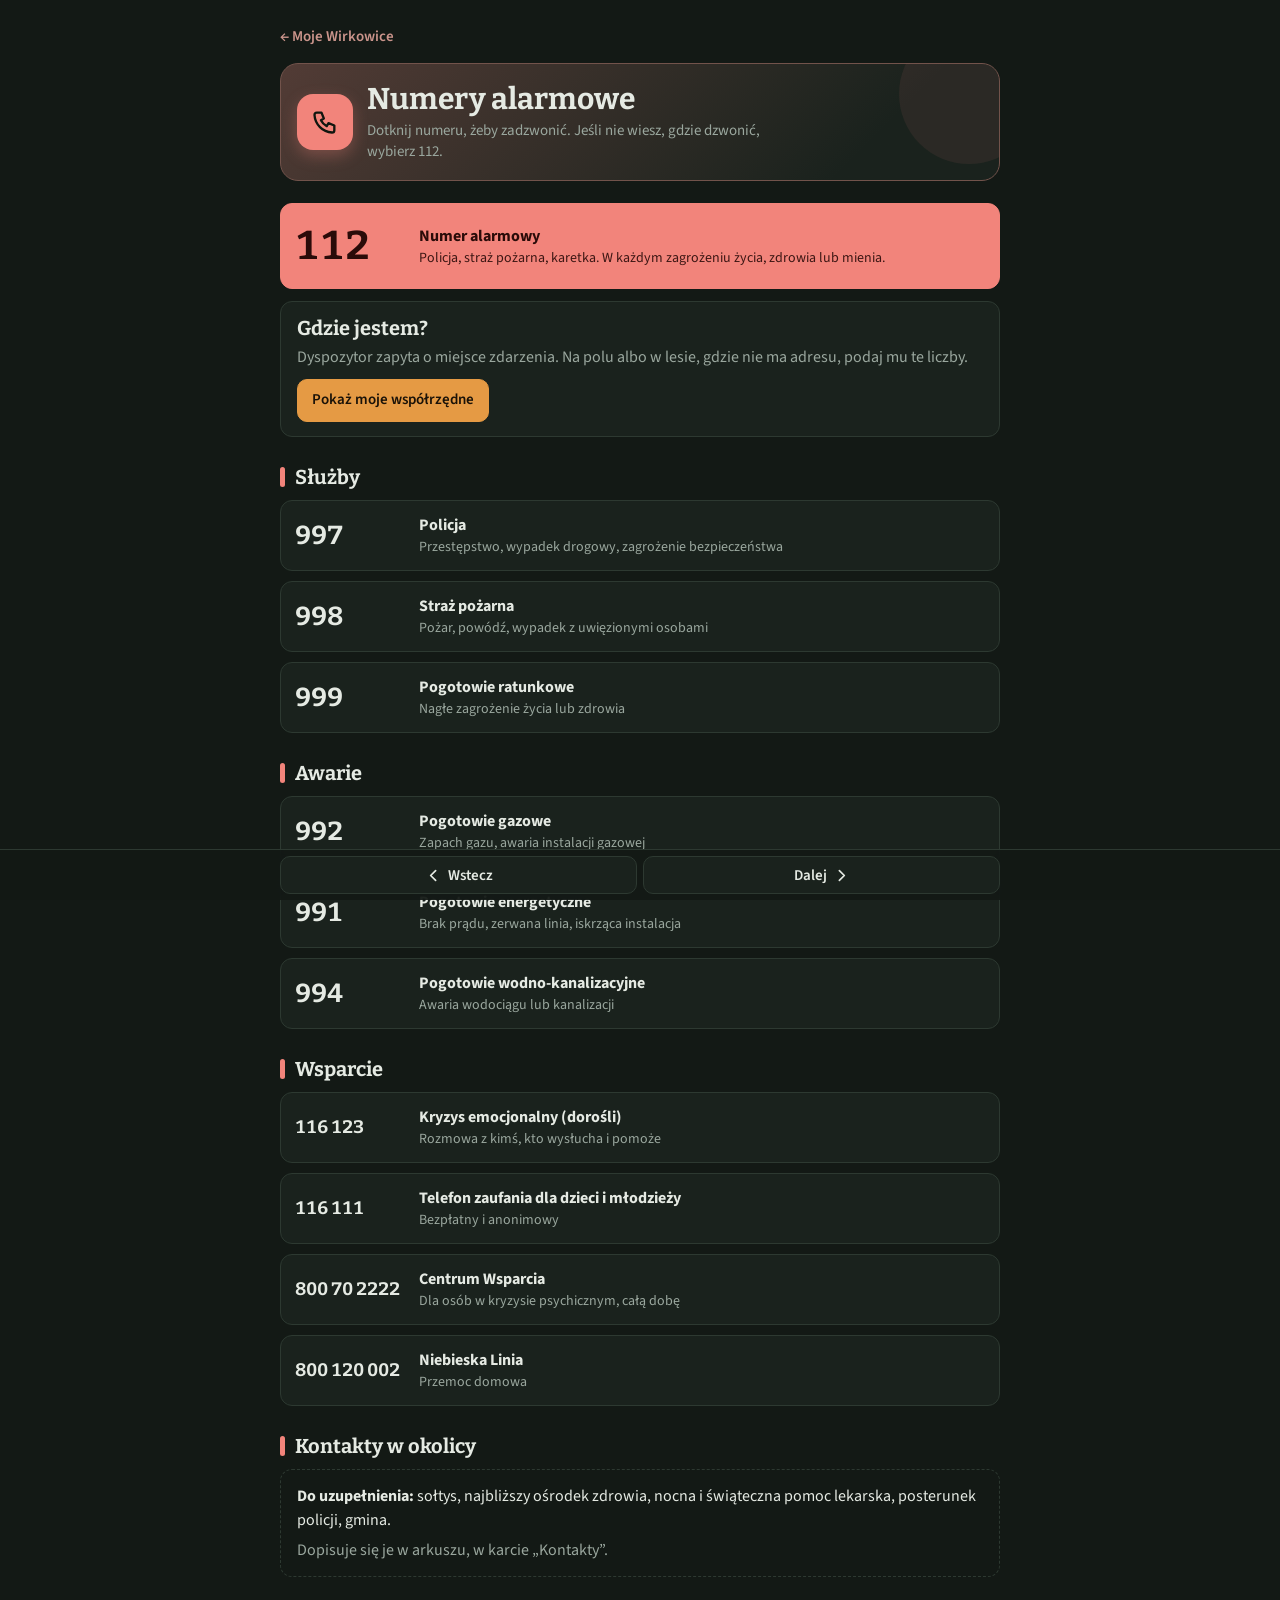
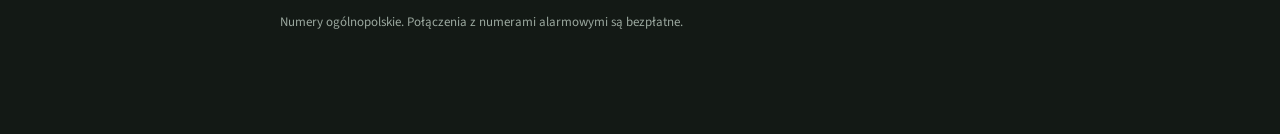
<file: alarmowe.html>
<!doctype html>
<html lang="pl">
<head>
<meta charset="utf-8">
<meta name="viewport" content="width=device-width,initial-scale=1,viewport-fit=cover">
<meta name="robots" content="noindex,nofollow">
<meta name="theme-color" content="#131915">
<link rel="manifest" href="manifest.json">
<link rel="icon" href="ikona-192.png" type="image/png">
<link rel="apple-touch-icon" href="ikona-180.png">
<meta name="apple-mobile-web-app-capable" content="yes">
<meta name="apple-mobile-web-app-title" content="Wirkowice">
<link rel="apple-touch-startup-image" media="screen and (device-width: 440px) and (device-height: 956px) and (-webkit-device-pixel-ratio: 3) and (orientation: portrait)" href="splash-1320x2868.png">
<link rel="apple-touch-startup-image" media="screen and (device-width: 402px) and (device-height: 874px) and (-webkit-device-pixel-ratio: 3) and (orientation: portrait)" href="splash-1206x2622.png">
<link rel="apple-touch-startup-image" media="screen and (device-width: 430px) and (device-height: 932px) and (-webkit-device-pixel-ratio: 3) and (orientation: portrait)" href="splash-1290x2796.png">
<link rel="apple-touch-startup-image" media="screen and (device-width: 393px) and (device-height: 852px) and (-webkit-device-pixel-ratio: 3) and (orientation: portrait)" href="splash-1179x2556.png">
<link rel="apple-touch-startup-image" media="screen and (device-width: 390px) and (device-height: 844px) and (-webkit-device-pixel-ratio: 3) and (orientation: portrait)" href="splash-1170x2532.png">
<link rel="apple-touch-startup-image" media="screen and (device-width: 428px) and (device-height: 926px) and (-webkit-device-pixel-ratio: 3) and (orientation: portrait)" href="splash-1284x2778.png">
<link rel="apple-touch-startup-image" media="screen and (device-width: 375px) and (device-height: 812px) and (-webkit-device-pixel-ratio: 3) and (orientation: portrait)" href="splash-1125x2436.png">
<link rel="apple-touch-startup-image" media="screen and (device-width: 414px) and (device-height: 896px) and (-webkit-device-pixel-ratio: 2) and (orientation: portrait)" href="splash-828x1792.png">
<link rel="apple-touch-startup-image" media="screen and (device-width: 414px) and (device-height: 896px) and (-webkit-device-pixel-ratio: 3) and (orientation: portrait)" href="splash-1242x2688.png">
<link rel="apple-touch-startup-image" media="screen and (device-width: 375px) and (device-height: 667px) and (-webkit-device-pixel-ratio: 2) and (orientation: portrait)" href="splash-750x1334.png">
<link rel="apple-touch-startup-image" media="screen and (device-width: 414px) and (device-height: 736px) and (-webkit-device-pixel-ratio: 3) and (orientation: portrait)" href="splash-1242x2208.png">
<link rel="apple-touch-startup-image" media="screen and (device-width: 420px) and (device-height: 912px) and (-webkit-device-pixel-ratio: 3) and (orientation: portrait)" href="splash-1260x2736.png">
<style>body{margin:0}[hidden]{display:none!important}</style>
<script src="ustawienia.js"></script>
<script>if("serviceWorker" in navigator) addEventListener("load",()=>navigator.serviceWorker.register("sw.js").catch(()=>{}));</script>
</head>
<body>
<title>Numery alarmowe · Moje Wirkowice</title>
<meta name="claude:viewport-fit-sides" content="cover">
<link rel="preconnect" href="https://fonts.googleapis.com">
<link rel="preconnect" href="https://fonts.gstatic.com" crossorigin>
<link rel="stylesheet" href="https://fonts.googleapis.com/css2?family=Bitter:wght@500;700&family=Source+Sans+3:wght@400;600;700&display=swap">
<link rel="stylesheet" href="wspolne.css">

<main class="wrap h-alarm">
  <a class="back" href="index.html">← Moje Wirkowice</a>
  <header class="naglowek">
    <span class="ic" aria-hidden="true"><svg viewBox="0 0 24 24" fill="none" stroke="currentColor" stroke-width="2" stroke-linecap="round" stroke-linejoin="round"><path d="M5 4h4l2 5-2.5 1.5a11 11 0 0 0 5 5L15 13l5 2v4a2 2 0 0 1-2 2A16 16 0 0 1 3 6a2 2 0 0 1 2-2"/></svg></span>
    <div><h1>Numery alarmowe</h1><p class="lead">Dotknij numeru, żeby zadzwonić. Jeśli nie wiesz, gdzie dzwonić, wybierz 112.</p></div>
  </header>

  <div class="list">
    <a class="num main" href="tel:112"><b>112</b><span><strong>Numer alarmowy</strong><small>Policja, straż pożarna, karetka. W każdym zagrożeniu życia, zdrowia lub mienia.</small></span></a>
  </div>

  <div class="card where">
    <h2>Gdzie jestem?</h2>
    <p class="muted" style="margin:0">Dyspozytor zapyta o miejsce zdarzenia. Na polu albo w lesie, gdzie nie ma adresu, podaj mu te liczby.</p>
    <p class="coords" id="coords" hidden></p>
    <p class="muted" id="coordsMsg" style="margin:6px 0 0" hidden></p>
    <div class="btns"><button class="btn primary" id="bWhere" type="button">Pokaż moje współrzędne</button><button class="btn" id="bCopy" type="button" hidden>Kopiuj</button></div>
  </div>

  <section class="section">
    <h2>Służby</h2>
    <div class="list">
      <a class="num" href="tel:997"><b>997</b><span><strong>Policja</strong><small>Przestępstwo, wypadek drogowy, zagrożenie bezpieczeństwa</small></span></a>
      <a class="num" href="tel:998"><b>998</b><span><strong>Straż pożarna</strong><small>Pożar, powódź, wypadek z uwięzionymi osobami</small></span></a>
      <a class="num" href="tel:999"><b>999</b><span><strong>Pogotowie ratunkowe</strong><small>Nagłe zagrożenie życia lub zdrowia</small></span></a>
    </div>
  </section>

  <section class="section">
    <h2>Awarie</h2>
    <div class="list">
      <a class="num" href="tel:992"><b>992</b><span><strong>Pogotowie gazowe</strong><small>Zapach gazu, awaria instalacji gazowej</small></span></a>
      <a class="num" href="tel:991"><b>991</b><span><strong>Pogotowie energetyczne</strong><small>Brak prądu, zerwana linia, iskrząca instalacja</small></span></a>
      <a class="num" href="tel:994"><b>994</b><span><strong>Pogotowie wodno-kanalizacyjne</strong><small>Awaria wodociągu lub kanalizacji</small></span></a>
    </div>
  </section>

  <section class="section">
    <h2>Wsparcie</h2>
    <div class="list">
      <a class="num" href="tel:116123"><b class="dl">116 123</b><span><strong>Kryzys emocjonalny (dorośli)</strong><small>Rozmowa z kimś, kto wysłucha i pomoże</small></span></a>
      <a class="num" href="tel:116111"><b class="dl">116 111</b><span><strong>Telefon zaufania dla dzieci i młodzieży</strong><small>Bezpłatny i anonimowy</small></span></a>
      <a class="num" href="tel:800702222"><b class="dl">800 70 2222</b><span><strong>Centrum Wsparcia</strong><small>Dla osób w kryzysie psychicznym, całą dobę</small></span></a>
      <a class="num" href="tel:800120002"><b class="dl">800 120 002</b><span><strong>Niebieska Linia</strong><small>Przemoc domowa</small></span></a>
    </div>
  </section>

  <section class="section">
    <h2>Kontakty w okolicy</h2>
    <div id="lokalne"><div class="card empty">
      <p style="margin:0"><strong>Do uzupełnienia:</strong> sołtys, najbliższy ośrodek zdrowia, nocna i świąteczna pomoc lekarska, posterunek policji, gmina.</p>
      <p class="muted" style="margin:6px 0 0">Dopisuje się je w arkuszu, w karcie „Kontakty”.</p>
    </div></div>
  </section>

  <footer>Numery ogólnopolskie. Połączenia z numerami alarmowymi są bezpłatne.</footer>
</main>

<script src="dane.js"></script>
<script>
(async()=>{
  const k=await wczytaj("Kontakty");
  const rows=k.wiersze.filter(r=>r.nazwa&&r.telefon);
  if(!rows.length) return;
  document.getElementById("lokalne").innerHTML='<div class="list">'+rows.map(r=>{
    const d=r.telefon.replace(/[^\d+]/g,"");
    return `<a class="num" href="tel:${d}"><b class="${(r.telefon||"").replace(/\D/g,"").length>3?"dl":""}">${esc(r.telefon)}</b><span><strong>${esc(r.nazwa)}</strong>${r.opis?`<small>${esc(r.opis)}</small>`:""}</span></a>`;
  }).join("")+'</div>';
})();
const bWhere=document.getElementById("bWhere"), bCopy=document.getElementById("bCopy"),
      out=document.getElementById("coords"), msg=document.getElementById("coordsMsg");
const show=(t)=>{ msg.textContent=t; msg.hidden=false; };
// Otwarte w Messengerze/Facebooku: od razu uprzedź, że lokalizacja tu nie zadziała
if(wAplikacji()) show(bladLokalizacji());
bWhere.onclick=()=>{
  if(!("geolocation" in navigator)){ show(bladLokalizacji()); return; }
  show("Szukam pozycji…");
  try{
    navigator.geolocation.getCurrentPosition(p=>{
      const la=p.coords.latitude.toFixed(5), lo=p.coords.longitude.toFixed(5);
      out.textContent=la+", "+lo; out.hidden=false; bCopy.hidden=false;
      show("Dokładność ok. "+Math.round(p.coords.accuracy)+" m. Przeczytaj dyspozytorowi obie liczby.");
    }, e=>{
      show(bladLokalizacji(e));
    }, {enableHighAccuracy:true, timeout:20000, maximumAge:0});
  }catch(e){ show("Lokalizacja jest niedostępna w tym podglądzie."); }
};
bCopy.onclick=()=>{
  try{ navigator.clipboard.writeText(out.textContent).then(()=>{ bCopy.textContent="Skopiowano"; },()=>selectIt()); }catch(e){ selectIt(); }
};
function selectIt(){ const r=document.createRange(); r.selectNodeContents(out); const s=getSelection(); s.removeAllRanges(); s.addRange(r); }
</script>

</body>
</html>
</file>
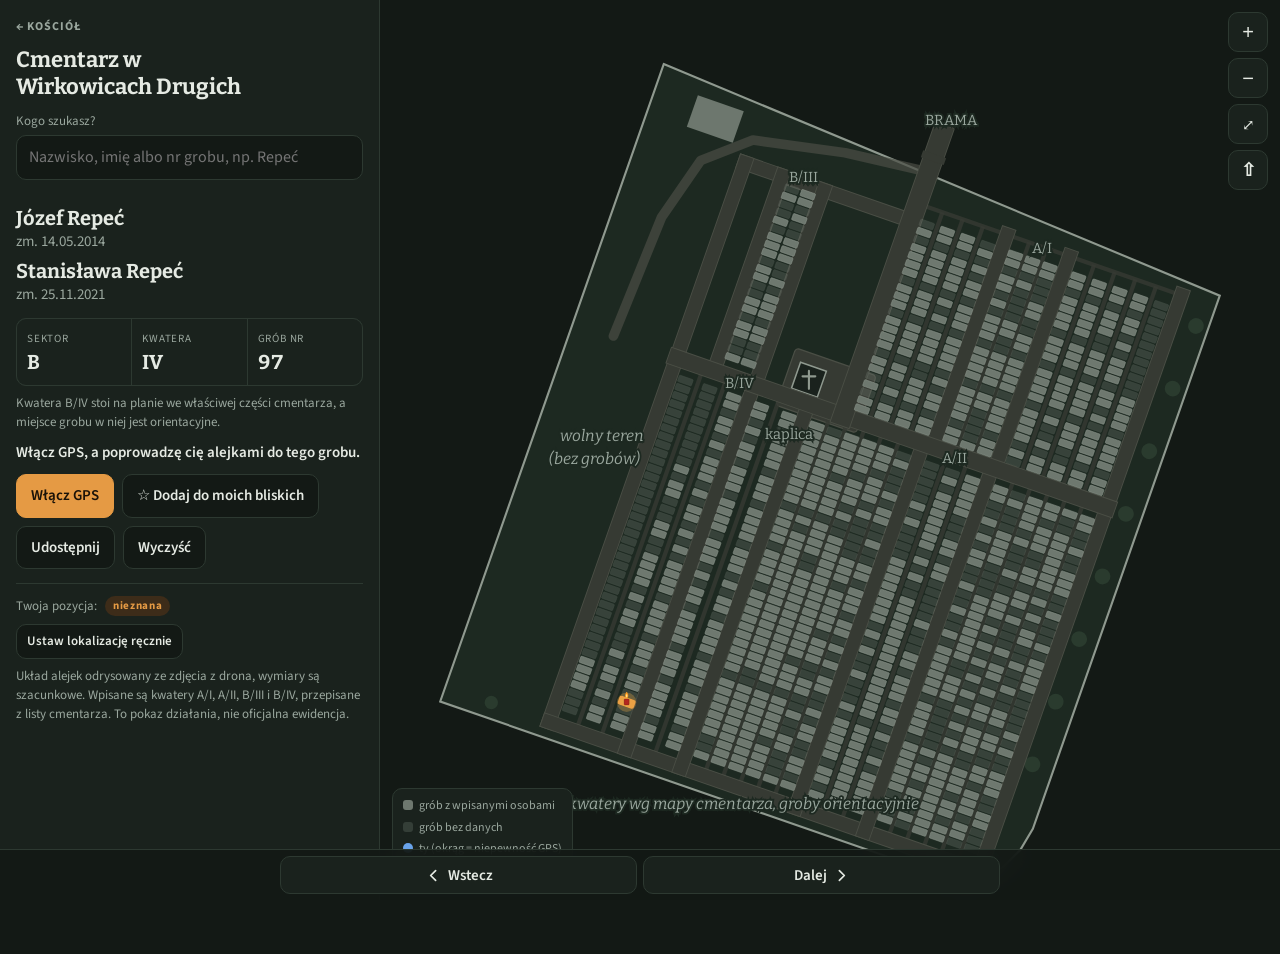
<file: cmentarz.html>
<!doctype html>
<html lang="pl">
<head>
<meta charset="utf-8">
<meta name="viewport" content="width=device-width,initial-scale=1,viewport-fit=cover">
<meta name="robots" content="noindex,nofollow">
<meta name="theme-color" content="#131915">
<link rel="manifest" href="manifest.json">
<link rel="icon" href="ikona-192.png" type="image/png">
<link rel="apple-touch-icon" href="ikona-180.png">
<meta name="apple-mobile-web-app-capable" content="yes">
<meta name="apple-mobile-web-app-title" content="Wirkowice">
<link rel="apple-touch-startup-image" media="screen and (device-width: 440px) and (device-height: 956px) and (-webkit-device-pixel-ratio: 3) and (orientation: portrait)" href="splash-1320x2868.png">
<link rel="apple-touch-startup-image" media="screen and (device-width: 402px) and (device-height: 874px) and (-webkit-device-pixel-ratio: 3) and (orientation: portrait)" href="splash-1206x2622.png">
<link rel="apple-touch-startup-image" media="screen and (device-width: 430px) and (device-height: 932px) and (-webkit-device-pixel-ratio: 3) and (orientation: portrait)" href="splash-1290x2796.png">
<link rel="apple-touch-startup-image" media="screen and (device-width: 393px) and (device-height: 852px) and (-webkit-device-pixel-ratio: 3) and (orientation: portrait)" href="splash-1179x2556.png">
<link rel="apple-touch-startup-image" media="screen and (device-width: 390px) and (device-height: 844px) and (-webkit-device-pixel-ratio: 3) and (orientation: portrait)" href="splash-1170x2532.png">
<link rel="apple-touch-startup-image" media="screen and (device-width: 428px) and (device-height: 926px) and (-webkit-device-pixel-ratio: 3) and (orientation: portrait)" href="splash-1284x2778.png">
<link rel="apple-touch-startup-image" media="screen and (device-width: 375px) and (device-height: 812px) and (-webkit-device-pixel-ratio: 3) and (orientation: portrait)" href="splash-1125x2436.png">
<link rel="apple-touch-startup-image" media="screen and (device-width: 414px) and (device-height: 896px) and (-webkit-device-pixel-ratio: 2) and (orientation: portrait)" href="splash-828x1792.png">
<link rel="apple-touch-startup-image" media="screen and (device-width: 414px) and (device-height: 896px) and (-webkit-device-pixel-ratio: 3) and (orientation: portrait)" href="splash-1242x2688.png">
<link rel="apple-touch-startup-image" media="screen and (device-width: 375px) and (device-height: 667px) and (-webkit-device-pixel-ratio: 2) and (orientation: portrait)" href="splash-750x1334.png">
<link rel="apple-touch-startup-image" media="screen and (device-width: 414px) and (device-height: 736px) and (-webkit-device-pixel-ratio: 3) and (orientation: portrait)" href="splash-1242x2208.png">
<link rel="apple-touch-startup-image" media="screen and (device-width: 420px) and (device-height: 912px) and (-webkit-device-pixel-ratio: 3) and (orientation: portrait)" href="splash-1260x2736.png">
<style>body{margin:0}[hidden]{display:none!important}</style>
<script src="ustawienia.js"></script>
<script>if("serviceWorker" in navigator) addEventListener("load",()=>navigator.serviceWorker.register("sw.js").catch(()=>{}));</script>
</head>
<body>
<title>Cmentarz Wirkowice Drugie</title>
<meta name="claude:viewport-fit-sides" content="cover">
<link rel="preconnect" href="https://fonts.googleapis.com">
<link rel="preconnect" href="https://fonts.gstatic.com" crossorigin>
<link rel="stylesheet" href="https://fonts.googleapis.com/css2?family=Bitter:wght@500;700&family=Source+Sans+3:wght@400;600;700&display=swap">
<style>
/* Układ: aplikacja na jeden ekran — panel (szukaj + karta grobu) i plan cmentarza w metrach; na telefonie: szukaj u góry, mapa, karta na dole */
:root{
  --bg:#D8DBD3; --panel:#E7E9E2; --fg:#1C231F; --muted:#4D5650; --line:#BEC4BA;
  --grass:#CDD7C6; --gravel:#ECE8DD; --gravel-edge:#C4BCA8; --stone:#97A098; --stone-dark:#6F786F;
  --accent:#B9661A; --accent-soft:#EAD6BC; --on-accent:#FFFFFF; --me:#2860A6; --tree:#B9CBB0;
  --f-display:"Bitter", Georgia, "Times New Roman", serif;
  --f-body:"Source Sans 3", "Segoe UI", system-ui, sans-serif;
}
@media (prefers-color-scheme: dark){:root:not([data-theme="light"]){
  --bg:#131915; --panel:#1A221D; --fg:#E5EAE3; --muted:#9AA79E; --line:#2D3931;
  --grass:#1D2921; --gravel:#363A33; --gravel-edge:#4A4E45; --stone:#6E786F; --stone-dark:#8F998F;
  --accent:#E59A44; --accent-soft:#3D2C19; --on-accent:#1A1208; --me:#69A3EA; --tree:#2A3B2E; color-scheme:dark }}
:root[data-theme="dark"]{
  --bg:#131915; --panel:#1A221D; --fg:#E5EAE3; --muted:#9AA79E; --line:#2D3931;
  --grass:#1D2921; --gravel:#363A33; --gravel-edge:#4A4E45; --stone:#6E786F; --stone-dark:#8F998F;
  --accent:#E59A44; --accent-soft:#3D2C19; --on-accent:#1A1208; --me:#69A3EA; --tree:#2A3B2E; color-scheme:dark }

html,body{height:100%}
body{background:var(--bg);color:var(--fg);font-family:var(--f-body);font-size:15px;line-height:1.45;overflow:hidden}
.app{height:100%;display:grid;grid-template-columns:380px 1fr;grid-template-rows:auto 1fr;grid-template-areas:"top map" "card map"}
.top{grid-area:top;background:var(--panel);border-right:1px solid var(--line);padding-block:18px 12px;
  padding-left:max(16px,env(safe-area-inset-left,0px));padding-right:16px;display:flex;flex-direction:column;gap:12px;min-width:0}
.card{grid-area:card;background:var(--panel);border-right:1px solid var(--line);overflow:auto;padding-block:4px 20px;
  padding-left:max(16px,env(safe-area-inset-left,0px));padding-right:16px;min-width:0}
.map{grid-area:map;position:relative;min-width:0;min-height:0}
.eyebrow{font-size:12px;letter-spacing:.08em;text-transform:uppercase;color:var(--muted);display:flex;gap:8px;align-items:center;flex-wrap:wrap}
.pill{font-size:11px;letter-spacing:.06em;padding:2px 8px;border-radius:999px;background:var(--accent-soft);color:var(--accent);font-weight:700}
h1{font-family:var(--f-display);font-weight:700;font-size:22px;line-height:1.2;margin:0;text-wrap:balance}
.search{position:relative}
/* Moi bliscy: zapamiętane groby — jedno dotknięcie i prowadzi */
.bliscy{display:flex;flex-wrap:wrap;gap:6px;margin:10px 0 0}
.bliscy[hidden]{display:none}
.bliscy .lab{width:100%;font-size:12px;letter-spacing:.08em;text-transform:uppercase;color:var(--muted);font-weight:700}
.bliscy button{font:inherit;font-size:15px;font-weight:600;padding:7px 12px;border-radius:999px;border:1px solid var(--accent);background:color-mix(in srgb,var(--accent) 14%,var(--panel));color:var(--fg);cursor:pointer}
.bliscy button[aria-current="true"]{background:var(--accent);color:var(--on-accent,#10160F)}
.search input{width:100%;box-sizing:border-box;font:inherit;font-size:16px;padding:10px 12px;border-radius:10px;border:1px solid var(--line);background:var(--bg);color:var(--fg)}
.search input:focus{outline:2px solid var(--accent);outline-offset:1px}
.results{list-style:none;margin:0;padding:0;max-height:38vh;overflow:auto;border:1px solid var(--line);border-radius:10px;background:var(--panel)}
.results li button{all:unset;box-sizing:border-box;display:block;width:100%;padding:9px 12px;cursor:pointer;border-bottom:1px solid var(--line)}
.results li:last-child button{border-bottom:0}
.results li button:hover,.results li button:focus-visible{background:var(--accent-soft)}
.results .nm{font-weight:600}
.results .meta,.muted{color:var(--muted);font-size:13px}
.empty-note{padding:10px 12px;color:var(--muted)}

.g-name{font-family:var(--f-display);font-size:20px;font-weight:700;line-height:1.25;margin:0}
.g-years{color:var(--muted);font-variant-numeric:tabular-nums}
.persons{display:flex;flex-direction:column;gap:6px;margin:10px 0 12px}
.loc{display:grid;grid-template-columns:repeat(3,1fr);gap:1px;background:var(--line);border:1px solid var(--line);border-radius:10px;overflow:hidden;margin-bottom:12px}
.loc div{background:var(--panel);padding:8px 10px}
.loc b{display:block;font-family:var(--f-display);font-size:20px;font-variant-numeric:tabular-nums}
.loc span{font-size:11px;letter-spacing:.07em;text-transform:uppercase;color:var(--muted)}
.dist{display:flex;align-items:baseline;gap:8px;margin:4px 0 12px}
.dist b{font-family:var(--f-display);font-size:28px;font-variant-numeric:tabular-nums}
.nav{font-weight:700;font-size:16px;margin:-6px 0 12px;color:var(--accent)}
.nav:empty{display:none}
.btns{display:flex;gap:8px;flex-wrap:wrap}
.btn{font:inherit;font-weight:600;padding:10px 14px;border-radius:10px;border:1px solid var(--line);background:var(--bg);color:var(--fg);cursor:pointer}
.btn.primary{background:var(--accent);border-color:var(--accent);color:var(--on-accent)}
.btn:focus-visible{outline:2px solid var(--accent);outline-offset:2px}
.arrive{margin:0 0 12px;padding:12px;border-radius:10px;background:var(--accent-soft);border:1px solid var(--accent)}
.arrive strong{display:block;font-family:var(--f-display);font-size:17px;margin-bottom:2px}
.status{margin-top:14px;padding-top:12px;border-top:1px solid var(--line);display:flex;flex-direction:column;gap:8px;font-size:13px;color:var(--muted)}
.status .row{display:flex;gap:8px;align-items:center;flex-wrap:wrap}
.status .btn{font-size:13px;padding:7px 10px}
.msg{color:var(--fg);background:var(--bg);border:1px solid var(--line);border-radius:8px;padding:8px 10px}

#svg{display:block;width:100%;height:100%;touch-action:none;cursor:grab;background:var(--bg)}
#svg:active{cursor:grabbing}
.ctrls{position:absolute;top:calc(12px + env(safe-area-inset-top,0px));right:calc(12px + env(safe-area-inset-right,0px));display:flex;flex-direction:column;gap:6px}
.ctrls button{width:40px;height:40px;border-radius:10px;border:1px solid var(--line);background:var(--panel);color:var(--fg);font-size:20px;line-height:1;cursor:pointer}
.walkctl{position:absolute;left:50%;bottom:calc(14px + env(safe-area-inset-bottom,0px));transform:translateX(-50%);display:flex;gap:8px;z-index:5}
.walkctl[hidden]{display:none}
.walkctl button{height:44px;padding:0 16px;border-radius:999px;border:1px solid var(--line);background:var(--panel);color:var(--fg);font:700 15px/1 var(--f-body,system-ui);white-space:nowrap;display:flex;align-items:center;gap:8px;box-shadow:0 6px 18px rgba(0,0,0,.35);cursor:pointer}
.walkctl .stop{background:var(--accent);border-color:var(--accent);color:var(--on-accent,#10160F)}
.walkctl .stop i{display:inline-block;width:12px;height:12px;border-radius:2px;background:currentColor}
.walkctl button:focus-visible{outline:2px solid var(--accent);outline-offset:2px}
.legend{position:absolute;left:calc(12px + env(safe-area-inset-left,0px));bottom:12px;background:var(--panel);border:1px solid var(--line);border-radius:10px;padding:8px 10px;font-size:12px;color:var(--muted);display:flex;flex-direction:column;gap:4px;max-width:60%}
.legend i{display:inline-block;width:10px;height:10px;border-radius:3px;margin-right:6px;vertical-align:-1px}

/* SVG */
.fence{fill:var(--grass);stroke:var(--stone-dark);stroke-width:.35}
.alley{stroke:var(--gravel);stroke-linecap:square;fill:none}
.alley-edge{stroke:var(--gravel-edge);stroke-linecap:square;fill:none}
.gap{stroke:var(--gravel);stroke-width:.7;opacity:.8}
.tree{fill:var(--tree)}
.g{fill:var(--stone);stroke:var(--stone-dark);stroke-width:.08;cursor:pointer}
.g:hover{fill:var(--stone-dark)}
.g.empty{fill:none;stroke:var(--stone);stroke-dasharray:.25 .25;cursor:default}
.g.sel{fill:var(--accent);stroke:var(--accent);stroke-width:.4}
.lbl{font-family:var(--f-display);fill:var(--fg);text-anchor:middle;pointer-events:none;paint-order:stroke;stroke:var(--grass);stroke-width:.6}
.lbl.big{font-size:4px;opacity:.55;font-weight:700}
.lbl.sm{font-size:1.7px;fill:var(--muted)}
.route{fill:none;stroke:var(--accent);stroke-width:.8;stroke-linecap:round;stroke-linejoin:round;stroke-dasharray:1.6 1}
.acc{fill:var(--me);opacity:.15;stroke:var(--me);stroke-width:.12}
.me{fill:var(--me);stroke:var(--panel);stroke-width:.35}
.fala{fill:none;stroke:var(--me);stroke-width:.25;opacity:0}
.znicz-glow{fill:#FFB347;opacity:.28}
.znicz-kubek{fill:#B3261E;stroke:rgba(0,0,0,.35);stroke-width:.08}
.plomien-zew{fill:#FF9A1F}
.plomien-wew{fill:#FFE38A}
.znicz-plomien,.znicz-glow,.fala{transform-box:fill-box;transform-origin:50% 100%}
.znicz-glow,.fala{transform-origin:50% 50%}
@keyframes fala{0%{transform:scale(1);opacity:.7}100%{transform:scale(5);opacity:0}}
@keyframes plomien{0%,100%{transform:scale(1,1) rotate(-2deg)}25%{transform:scale(.92,1.08) rotate(3deg)}50%{transform:scale(1.05,.94) rotate(-1deg)}75%{transform:scale(.96,1.05) rotate(2deg)}}
@keyframes poswiata{0%,100%{opacity:.22;transform:scale(1)}50%{opacity:.36;transform:scale(1.15)}}
@media (prefers-reduced-motion: no-preference){
  .fala{animation:fala 2s ease-out infinite}
  .znicz-plomien{animation:plomien .9s ease-in-out infinite}
  .znicz-glow{animation:poswiata 1.8s ease-in-out infinite}
}
.chapel{fill:var(--panel);stroke:var(--stone-dark);stroke-width:.25}
@media (prefers-reduced-motion: no-preference){ .route{animation:march 1.2s linear infinite} @keyframes march{to{stroke-dashoffset:-2.6}} }

@media (max-width: 760px){
  /* telefon: duża mapa (ok. 2/3 ekranu), karta grobu pod nią — strona przewija się w dół */
  html,body{height:auto}
  body{overflow:auto}
  .app{height:auto;grid-template-columns:1fr;grid-template-rows:auto 66vh auto;grid-template-rows:auto 66svh auto;grid-template-areas:"top" "map" "card"}
  .map{min-height:360px}
  .top,.card{border-right:0;padding-right:max(16px,env(safe-area-inset-right,0px))}
  .top{padding-block:10px 8px;gap:6px;border-bottom:1px solid var(--line)}
  .top label{display:none}
  h1{font-size:18px}
  .card{max-height:none;overflow:visible;border-top:1px solid var(--line);padding-block:12px 24px}
  .legend{display:none}
}
</style>

<div class="app">
  <section class="top">
    <div class="eyebrow"><a href="kosciol.html" style="color:inherit;text-decoration:none;font-weight:700">← Kościół</a></div>
    <h1>Cmentarz w Wirkowicach Drugich</h1>
    <div class="search">
      <label for="q" class="muted" style="display:block;margin-bottom:4px">Kogo szukasz?</label>
      <input id="q" type="search" placeholder="Nazwisko, imię albo nr grobu, np. Repeć" autocomplete="off">
    </div>
    <ul class="results" id="results" hidden></ul>
    <div class="bliscy" id="bliscy" hidden role="group" aria-label="Moi bliscy"></div>
  </section>

  <section class="card" id="card" aria-live="polite"></section>

  <section class="map">
    <svg id="svg" role="img" aria-label="Plan cmentarza"></svg>
    <div class="ctrls">
      <button id="zin" aria-label="Przybliż">+</button>
      <button id="zout" aria-label="Oddal">−</button>
      <button id="zfit" aria-label="Pokaż cały cmentarz" style="font-size:15px">⤢</button>
      <button id="zhead" aria-label="Widok na wprost (kierunek marszu w górę)" title="Widok na wprost (kierunek marszu w górę)" style="font-size:18px;font-weight:700">⇧</button>
    </div>
    <div class="walkctl" id="walkctl" hidden>
      <button type="button" class="stop" id="wStop" aria-label="Zatrzymaj symulację"><i aria-hidden="true"></i>Zatrzymaj</button>
      <button type="button" id="wTempo" aria-label="Zmień tempo symulacji">Tempo 1×</button>
    </div>
    <div class="legend">
      <span><i style="background:var(--stone)"></i>grób z wpisanymi osobami</span>
      <span><i style="background:var(--stone);opacity:.32"></i>grób bez danych</span>
      <span><i style="background:var(--me);border-radius:50%"></i>ty (okrąg = niepewność GPS)</span>
      <span><i style="background:var(--accent)"></i>wybrany grób i trasa</span>
    </div>
  </section>
</div>

<style>
.bld{fill:var(--stone-dark);opacity:.7}
.track{fill:none;stroke:var(--gravel-edge);stroke-width:1.6;stroke-linecap:round;stroke-linejoin:round;opacity:.7}
.plaza{fill:var(--gravel);stroke:var(--gravel-edge);stroke-width:.2}
.lbl.big{font-size:6px}
.lbl.sm{font-size:2.4px}
.lbl.note{font-size:2.6px;fill:var(--muted);font-style:italic}
.g.nodata{fill:var(--stone);opacity:.32}
.g.nodata.sel{opacity:1}
</style>
<!-- ===== Lista osób pochowanych (przepisana z listy cmentarza). Dopisuj kolejne wiersze na końcu. =====
     Format: imię;nazwisko;grób;data urodzenia (RRRR-MM-DD);data śmierci (RRRR-MM-DD albo sam rok) -->
<script type="text/plain" id="dane">
imię;nazwisko;grób;urodzony;zmarły
MARIANNA;ZAPRAWA;B/IV/163;1958-08-09;2026-01-02
MIECZYSŁAW;ZIELONKA;B/IV/123;;2017-08-03
WALDEMAR;;B/IV/124;;2017-11-12
ADAM;KRÓL;B/IV/160;;2025-05-28
MARIAN;KIEŁBUS;B/IV/161;;2025-07-05
ZOFIA LUCYNA;REPEĆ;B/IV/162;;2025-07-28
JAN;REPEĆ;B/IV/162;;2025-11-16
KAZIMIERZ;MATUSZCZAK;B/IV/116;;2018
STANISŁAW;SKOWYRA;B/IV/118;;2020-06-06
JAŚ;JACHOREK;B/IV/119;;2020-05-25
WŁADYSŁAW;KARWAT;B/IV/122;;2019-05-27
TERESA;SZEWCZYK;B/IV/110;;2024-08-30
TERESA;FRANASZCZUK;B/IV/112;;2016-12-09
RYSZARD;WAWSZCZAK;B/IV/113;;2017
DOROTA TERESA;POTAŃSKA;B/IV/114;;2017-06-04
STANISŁAW;BROŻEK;B/IV/115;;2018-05-21
CZESŁAW;SZEWCZYK;B/IV/104;;2022-12-03
STANISŁAW;PACZOSA;B/IV/105;;2016-09-09
ZDZISŁAW;SZEWCZYK;B/IV/106;;2016-03-22
ŁUCJA MARIA;SMYK;B/IV/109;;2016-09-30
GENOWEFA;JACHOREK;B/IV/99;;2014-10-07
STANISŁAW;JACHOREK;B/IV/99;;2021-05-27
GENOWEFA;SZEWCZYK;B/IV/100;;2014-11-29
PIOTR;KARAUDA;B/IV/101;;2015-01-17
JAROSŁAW;CZOCHROWSKI;B/IV/102;;2014-07-10
WANDA;MOCHA;B/IV/95;;2014-04-28
JÓZEF;REPEĆ;B/IV/97;;2014-05-14
STANISŁAWA;REPEĆ;B/IV/97;;2021-11-25
JAN;DUDEK;B/IV/98;;2019-10-08
EWA;WAWSZCZAK;B/IV/89;;2008
JAN;WAWSZCZAK;B/IV/89;;2021
KAZIMIERA;SZEWCZYK;B/IV/90;;2008-05-06
ROMAN;NIEWIADOMSKI;B/IV/91;;2007-09-18
ADAM;SZEWCZYK;B/IV/91;;2013-08-24
BEATA;DOMINIK;B/IV/92;;2013-11-18
MARIAN;BIELECKI;B/IV/93;;2014-04-26
ZBIGNIEW;BIELECKI;B/IV/94;;2015-01-20
JAN LESZEK;WAWSZCZAK;B/IV/84;;2009-06-20
PAWEŁ;TARADYŚ;B/IV/85;;2019-02-22
JANINA;TARADYŚ;B/IV/85;;2015-11-06
BRONISŁAWA;MAZUREK;B/IV/86;;2009-02-24
MAŁGORZATA;DUDEK;B/IV/87;;
HENRYK;KISZCZAK;B/IV/88;;2010-03-23
MIECZYSŁAW;DUDEK;B/IV/78;;2010-07-06
KRZYSZTOF;KAPICA;B/IV/79;;2010-05-26
ZOFIA;KAPICA;B/IV/79;;2015-07-10
MIECZYSŁAW;STEFAŃSKI;B/IV/80;;2010-01-21
TOMASZ;STEFAŃSKI;B/IV/80;;
EDWARD;PACZOSA;B/IV/82;;2017-06-23
ZOFIA;PACZOSA;B/IV/82;;2020-04-19
JULIAN;GRZYB;B/IV/83;;2009-08-14
CZESŁAW;CZOCHROWSKI;B/IV/73;;2011-07-06
JÓZEF;JAWORSKI;B/IV/74;;2011-06-18
LUDWIKA;JAWORSKA;B/IV/74;;2024-09-18
WOJCIECH;JAWORSKI;B/IV/74;;2023-11-10
JERZY;KRÓL;B/IV/75;;2011-05-22
JÓZEF;KASZAK;B/IV/76;;2010-12-23
TADEUSZ;REPEĆ;B/IV/68;;2015-03-30
HENRYK;KASZAK;B/IV/69;;
RÓŻA;KASZAK;B/IV/70;;2012-01-30
BŁAŻEJEK;BURAK;B/IV/72;2010-06-02;2011-11-03
STANISŁAW;IZYDORSKI;B/IV/64;;2013-02-04
LEOKADIA KRYSTYNA;IZYDORSKA;B/IV/64;;2020-09-30
MIROSŁAW;NIZIOŁ;B/IV/65;1982-09-12;2012-12-27
TEODOZJA;NIZIOŁ;B/IV/65;1950-05-16;2016-10-19
KRYSTYNA;HAJDUK;B/IV/66;;2013-03-18
EUGENIUSZ;ZIELONKA;B/IV/67;;2017-06-17
BOGUSŁAW;KURYŁO;B/IV/57;;2007-09-24
BOGUSŁAW;SZEWCZYK;B/IV/58;;2007-11-26
MARIUSZ;ZIÓŁKOWSKI;B/IV/59;;2007-12-10
ZDZISŁAW;SZEWCZYK;B/IV/60;;2013
STANISŁAW;REPEĆ;B/IV/61;;2017-11-07
RYSZARD;REPEĆ;B/IV/62;;2023-08-10
STANISŁAW;MAREK;B/IV/52;;2006-08-04
EWA;JACHOREK;B/IV/53;;2013-09-21
CZESŁAW;MAKUCH;B/IV/53;;2007-03-12
TADEUSZ;SIDOR;B/IV/54;;2006-09-11
MARIAN;WAWSZCZAK;B/IV/55;;2006-09-23
CZESŁAWA;MAZUREK;B/IV/56;;2007
EUGENIUSZ;PYSZAK;B/IV/46;;2007-11-09
HELENA;PYSZAK;B/IV/46;;2014-11-26
JANINA;WÓJCIK;B/IV/47;;2013-04-10
MIECZYSŁAW;REPEĆ;B/IV/48;;2006-06-27
JAN KRZYSZTOF;SZEWCZYK;B/IV/50;1951-06-18;2022-11-13
STANISŁAWA;MAZUREK;B/IV/51;;2006-07-19
MARIAN;JUSZCZAK;B/IV/42;;2012-12-07
JÓZEF;SZEWCZYK;B/IV/43;;2005-07-18
MIECZYSŁAW;RUSZTYN;B/IV/44;;2016
WIESŁAW;BIDA;B/IV/45;;2006-05-09
JÓZEF;REPEĆ;B/IV/36;;2005-04-05
EUGENIA;REPEĆ;B/IV/36;;2021-10-05
STEFAN;MAKUCH;B/IV/37;;2006
HALINA;MAKUCH;B/IV/37;;2023
JÓZEF;MAŚLUCH;B/IV/38;;2005-04-10
STANISŁAW;PANAS;B/IV/39;;2006-08-17
JAN;SOWA;B/IV/40;;2017-02-13
HELENA;SOWA;B/IV/40;;2014-03-29
KRZYSZTOF;PODBORNY;B/IV/41;1955-09-06;2014-08-25
MIECZYSŁAW;SZEWCZYK;B/IV/31;;2004-09-19
JANINA;TELIGA;B/IV/32;1932-04-08;2021-12-07
BOGUSŁAW;TELIGA;B/IV/32;1931-07-03;2021-04-29
TERESA;MADYCZ;B/IV/33;;2015-01-14
STANISŁAW;MADYCZ;B/IV/33;;2025-05-19
EDWARD;BURAK;B/IV/34;;2004-12-02
EUGENIUSZ;BURAK;B/IV/35;;
KAROLINA;TCHÓRZ;B/IV/26;;2001-12-22
ADAM;TCHÓRZ;B/IV/26;;2002-09-15
EUGENIUSZ;PAROL;B/IV/27;1935-07-23;2001-11-02
HONORATA;PAROL;B/IV/27;1938-12-12;2018-11-07
KRZYSZTOF;BODAK;B/IV/28;;2001-08-03
FRANCISZEK;BODAK;B/IV/28;;2014-10-11
EUGENIUSZ;REPEĆ;B/IV/29;;2001
CZESŁAW;REPEĆ;B/IV/29;;
STANISŁAWA;SKUBIKOWSKA;B/IV/30;;
BOLESŁAW;SKUBIKOWSKI;B/IV/30;;2024-03-05
JÓZEF;WAWSZCZAK;B/IV/21;;2019-01-26
REGINA;WAWSZCZAK;B/IV/21;;2010-11-21
MARIAN;REPEĆ;B/IV/22;;2008-12-04
KAZIMIERA;REPEĆ;B/IV/22;;2005-03-14
ROMAN;WARCHOŁ;B/IV/23;;2006-03-02
JANINA;WARCHOŁ;B/IV/23;;
ADAM;DĄBSKI;B/IV/24;;2004-12-23
CZESŁAWA;DĄBSKA;B/IV/24;;2005-07-13
RYSZARD;DĄBSKI;B/IV/24;;2005-07-14
STANISŁAW;DĄBSKI;B/IV/24;;2020-06-06
JAN;SZEWCZYK;B/IV/25;;2002-04-24
ZOFIA;SZEWCZYK;B/IV/25;;2020-11-06
JÓZEF;JAKIMIAK;B/IV/17;;2002-12-05
PIOTR;NIZIOŁ;B/IV/19;;2002-05-26
STANISŁAW;SIDOR;B/IV/20;;
JERZY;DUDEK;B/IV/11;;2003-04-28
WŁADYSŁAW;WINIARCZYK;B/IV/12;;2003-04-26
JÓZEF;SOWA;B/IV/13;;2003-04-26
STANISŁAW;BIDA;B/IV/14;;2003
JAN;MAZUREK;B/IV/15;;2002-12-20
SABINA;MAZUREK;B/IV/15;;2022-01-15
JANINA;RUSZTYN;B/IV/16;;2009-12-19
BRONISŁAW;RUSZTYN;B/IV/16;;2006-04-11
GRZEGORZ;MAREK;B/IV/6;;2004-05-11
STANISŁAW;BURAK;B/IV/7;;2009-01-09
TADEUSZ;JOPA;B/IV/8;;2019-10-29
LUCYNA;RYBAK;B/IV/9;;2021-03-28
JÓZEF;RYBAK;B/IV/9;;2020-02-11
WIESŁAW;BURLITA;B/IV/10;;2006-11-28
JANINA;BURLITA;B/IV/10;;2018-10-07
JAN;PETLA;B/IV/1;;2021-05-29
JANINA;PETLA;B/IV/1;;2010-04-03
HELENA;PODSKARBI;B/IV/2;;2016-08-17
WIKTOR;ŁADOSZ;B/IV/3;;2004-01-18
TADEUSZ;BURAK;B/IV/4;;2011-08-04
LEOKADIA;BURAK;B/IV/4;;2010-05-02
BOGUMIŁA;REPEĆ;B/IV/5;;2003
EDWARD;BARAN;B/III/27;;2022-12-26
ARKADIUSZ;POŹDZIK;B/III/28;;2023-02-01
JAN;FRANASZCZAK;B/III/29;;2023-06-12
ZOFIA;KRÓL;B/III/31;;2024-12-05
LESZEK;GARBAL;B/III/22;;2020-06-24
JAROSŁAW;MAŚLUCH;B/III/24;;2020-12-18
PIOTR;BEREZA;B/III/25;;2021-10-11
JAN;BEREZA;B/III/25;;2023-04-05
ZOFIA;BEREZA;B/III/25;;2023-01-19
MAREK;CHMIEL;B/III/26;;2022-03-21
KRYSTYNA;;B/III/17;;2017-12-11
MARIAN;RYBAK;B/III/19;;2018-05-21
STANISŁAW;RYBAK;B/III/19;;2017-12-17
EUGENIUSZ LUCJAN;ŚWISTOWSKI;B/III/20;;2018-04-18
TERESA;WÓJCIK;B/III/21;;2022-10-14
RAFAŁ;STEFAŃSKI;B/III/11;;2020-03-21
ARTUR;USYDUS;B/III/12;;2021-06-25
RYSZARD;MAKUCH;B/III/13;1941-02-05;2019-10-05
MARIAN;MAKUCH;B/III/14;;2020-05-19
TERESA;SZEWCZYK;B/III/16;;2021-01-16
PRZEMYSŁAW;WÓJCIK;B/III/5;;2022-04-08
BARBARA KRYSTYNA;KORONA;B/III/6;;2022-01-17
EUGENIUSZ;KORONA;B/III/6;;2023-03-29
ROMAN;TARADYŚ;B/III/7;;2022-10-15
STANISŁAW;DUDEK;B/III/9;;2024-05-21
ANNA;DUDEK;B/III/9;;2023-02-17
JANUSZ;REPEC;B/III/10;;2021-06-15
SYLWESTER;JAKIMIAK;B/III/1;;2024-04-29
DARIUSZ;KŁUS;B/III/2;;2024-03-06
JUSTYNA;CZOCHROWSKA;B/III/3;;
WOJCIECH;SMYK;A/II/597;;
WŁADYSŁAWA;BIELECKA;A/II/593;1928-02-28;1957-10-08
ANTONI;BIELECKI;A/II/593;1924-04-14;2010-11-20
BRONISŁAW;KISZCZAK;A/II/593;1901-09-17;1953-05-26
WŁADYSŁAWA;TELIGA;A/II/596;;1953-11-27
MACIEJ;MAREK;A/II/589;;1952-04-03
ANIELA;MAREK;A/II/589;;1980-10-28
ZOFIA;REPEĆ;A/II/591;;
WOJCIECH;REPEĆ;A/II/591;;
PAWEŁ;BURLITA;A/II/592;;1953-05-14
MARIANNA;BURLITA;A/II/592;;1968-05-06
BRONISŁAW;DUDEK;A/II/578;;1952-04-11
FELIKS;DUDEK;A/II/578;;1993-06-13
TOMASZ;SOWA;A/II/579;;
JANINA;WAWSZCZAK;A/II/580;;1952-06-05
JAN;FRANASZCZUK;A/II/581;;2019-01-25
MACIEJ;ANTOSZEK;A/II/581;;1952
JÓZEF;STACHULA;A/II/587;;1952-07-07
KATARZYNA;JOPA;A/II/572;;
JÓZEF;;A/II/576;;1979
ZOFIA;;A/II/576;;1952
MARIANNA;KASZAK;A/II/568;1882-07-12;1949-02-03
JÓZEFA;KASZAK;A/II/568;1879-02-02;1929-06-04
JANINA;GRZYB;A/II/569;;1949-02-02
STANISŁAW;TUJAKA;A/II/570;;2017-04-28
MARCIN;DUDEK;A/II/570;;
ZOFIA;DUDEK;A/II/570;;
ZOFIA;KUŹMA;A/II/565;;1952-09-08
MICHAŁ;KUŹMA;A/II/565;;1964-11-20
STANISŁAW;WAWSZCZAK;A/II/557;;1966-12-23
ZOFIA;ŁADOSZ;A/II/560;;1971-01-10
ALEKSANDRA;KOWLSKA;A/II/561;;1949-10-20
;JOPA;A/II/562;;
JANINA;FRĄC;A/II/552;;1969-05-26
AGATA;BODAK;A/II/553;;
JÓZEF;BODAK;A/II/553;;1969-09-25
TADEUSZ;BODAK;A/II/553;;2015-08-16
MICHAŁ;BURLITA;A/II/554;;1970-11-02
ANDRZEJ;MAREK;A/II/555;;1971-09-14
MICHAŁ;WAWSZCZAK;A/II/556;;1970-11-01
JAN;WAWSZCZAK;A/II/557;1954-07-21;2013-06-28
SABINA;WAWSZCZAK;A/II/557;1926-07-26;2015-12-28
JAN;MAZUREK;A/II/548;;
STANISŁAWA;MIKUŁA;A/II/550;;1999-11-11
JAN;JACHOREK;A/II/551;;1993-02-20
;SIDOR;A/II/542;;
AGNIESZKA;CZOCHROWSKA;A/II/545;;
AGNIESZKA;RYBAK;A/II/546;;
ANTONI;PIOTROWSKI;A/II/539;;
TEKLA;PIOTROWSKA;A/II/539;;
MARIANNA;JAKUBCZAK;A/II/533;;
ANNA;JAKUBCZAK;A/II/533;;
REGINA;JAKUBCZAK;A/II/533;;
MARIAN;JAKUBCZAK;A/II/533;;2016-04-28
AGNIESZKA;DENKIEWICZ;A/II/533;;
JANINA;DENKIEWICZ;A/II/533;;
BRONISŁAW;DENKIEWICZ;A/II/533;;
ZOFIA;WÓJCIK;A/II/535;;1938
PAWEŁ;WÓJCIK;A/II/536;;1938-09-28
JAN;BODAK;A/II/527;;1954-03-17
ANNA;REPEĆ;A/II/529;;1954-02-14
ROZALIA;DUDEK;A/II/530;;
JAN;REPEĆ;A/II/532;;1967-10-06
KATARZYNA;REPEĆ;A/II/532;;1967-07-07
PAWEŁ;KORONA;A/II/532;;1954-02-12
AGNIESZKA;KORONA;A/II/532;;1958-01-14
MARIA;JOPA;A/II/522;;
JAN;PAWLAK;A/II/523;;1954-11-02
KAZIMIERA;ANTOSZEK;A/II/525;;1954-08-14
KATARZYNA;PASTUSZAK;A/II/526;;1956-06-23
WACŁAW;ADAMIAK;A/II/516;;1955
ANNA;JAKIMIAK;A/II/517;;1981
STANISŁAW;BODAK;A/II/519;;2002
FRANCISZKA;BODAK;A/II/519;1895-07-30;1983
ADAM;MAKUCH;A/II/520;;2009-06-10
PAWEŁ;TELIGA;A/II/520;;1976-05-21
KAROLINA;TELIGA;A/II/520;;1993-11-12
PIOTR;TELIGA;A/II/520;;1989-03-11
JÓZEF;REPEĆ;A/II/512;;
TEOFIL;JAKIMIAK;A/II/513;;1955-02-25
JAN;DUDEK;A/II/514;;1955-03-15
MARIANNA;KAPUŚNIAK;A/II/506;;1940
SZYMON;CZOP;A/II/508;;
FRANCISZEK;SKOWYRA;A/II/509;;1945-03-05
HELENA;SKOWYRA;A/II/509;;1998-05-10
WŁADYSŁAW;JAKUBCZAK;A/II/510;;2004-02-14
ANIELA;JAKUBCZAK;A/II/510;;1954
JAN;JAKUBCZAK;A/II/510;;1972
JÓZEF;REPEĆ;A/II/500;;1939-11-01
PAWEŁ;SKOWYRA;A/II/501;;1940
ZOFIA;MRÓZ;A/II/503;;
BRONEK;MICHALAK;A/II/505;;
ZOFIA;MADYCZ;A/II/494;;
ANTONI;MADYCZ;A/II/494;;
JAN;FRANASZCZUK;A/II/498;;1939-09-16
ANNA;REPEĆ;A/II/489;;1943-11-01
ANNA;KARWAN;A/II/490;;
WŁADYSŁAW;REPEĆ;A/II/491;;1941-11-01
FRANCISZKA;MAKUCH;A/II/492;;
ZOFIA;RYBAK;A/II/484;1890-07-30;1969
JAN;RYBAK;A/II/484;1875-07-30;1931
JAN;REPEĆ;A/II/485;;1942-02-19
ANNA;REPEĆ;A/II/485;;1963-12-24
ZOFIA;PIETRZYCKA;A/II/486;;1956-06-27
STANISŁAW;PIETRZYCKI;A/II/486;;1959-12-12
TADEUSZ;PIETRZYCKI;A/II/486;;1942-01-24
STANISŁAW;MATYCZ;A/II/479;1897-07-30;1969
JAN;SKOWYRA;A/II/480;;1969-03-19
;SKOWYRA;A/II/480;;
JAN;BODAK;A/II/481;;2020-09-05
MIKOŁAJ;REPEĆ;A/II/481;;1969-09-20
EUGENIUSZ;TCHÓRZ;A/II/482;;2024-10-29
TOMASZ;MAZUREK;A/II/475;;1941-12-10
ANNA;MAZUREK;A/II/475;;1978-10-20
JAN;FRANASZCZUK;A/II/477;;1942-01-17
HELENA;SZEWCZYK;A/II/477;;1982-01-15
ZOFIA;KASZAK;A/II/478;;
ROZALIA;JUŚKIEWICZ;A/II/467;;
JÓZEF;STEFANIAK;A/II/468;;2000-04-04
ZOFIA;KASZAK;A/II/469;;1940
JAN;SZEWCZYK;A/II/471;;
ZOFIA;FELIGA;A/II/463;;1940-06-20
ZOFIA;ADAMIAK;A/II/465;;1940-02-22
STANISŁAW;JUŚKIEWICZ;A/II/467;;
LUDWIKA;PAROL;A/II/459;;
JAN;PAROL;A/II/459;;1943
KATARZYNA;PAROL;A/II/459;;1943
JÓZEF;DUDEK;A/II/461;;1940-09-16
EUGENIA;DUDEK;A/II/461;;1988-05-05
MARCIN;KASZAK;A/II/453;;
JAN;KARWAN;A/II/455;;
MARIANNA;KARWAN;A/II/455;;
JÓZEFA;RYBAK;A/II/457;;
ZOFIA;DUDEK;A/II/447;1897-12-30;1961-09-10
STEFANIA;MAKUCH;A/II/447;1922-11-27;1999-01-16
STANISŁAW;MAKUCH;A/II/447;1920-04-28;2009-09-10
MIECZYSŁAW;MAKUCH;A/II/447;1943-12-19;2006-10-29
FRANCISZEK;MAKUCH;A/II/447;1885-07-30;1954-02-11
HELENA;MAKUCH;A/II/447;1910-08-07;1979-11-29
WŁADYSŁAW;MAKUCH;A/II/447;1919-04-20;1993-08-08
JACEK;MAKUCH;A/II/447;1971-09-02;1994-01-07
JÓZEF;IWASZCZUK;A/II/448;;1955-11-11
FELIKSA;IWASZCZUK;A/II/448;;1988-12-07
WIKTOR;IWASZCZUK;A/II/448;;2006-01-23
KAMILA;IWASZCZUK;A/II/448;;2024-12-20
DOROTA;STEFAŃSKA;A/II/448;;2019-12-26
JÓZEF;MAJDAN;A/II/449;1899-03-01;1962-03-21
JAN;MAJDAN;A/II/449;1929-04-25;1958-09-16
TEKLA;MAJDAN;A/II/449;1902-06-24;1968-10-22
BOHDAN;MAJDAN;A/II/449;1936-04-04;2003-10-31
JÓZEF;PODOLAK;A/II/450;;2001-08-06
KATARZYNA;PODOLAK;A/II/450;;
KAROLINA;REPEĆ;A/II/451;;1965
JAN;REPEĆ;A/II/451;;1973
TOMASZ;CZOCHROWSKI;A/II/443;;1962-12-16
HELENA;CZOCHROWSKA;A/II/443;;1985-01-16
WOJCIECH;SKOWYRA;A/II/444;1898-07-30;1963
MARIANNA;SKOWYRA;A/II/444;1899-07-30;1974
KAZIMIERZ;REPEĆ;A/II/445;;1965-06-28
PIOTR;DUDEK;A/II/446;;
EWA;DUDEK;A/II/446;;
TERESA;KOWALSKA;A/II/446;;
MARYSIA;DUDEK;A/II/446;;
NATALIA;PIETRZYCKA;A/II/437;;1956-11-06
SZCZEPAN;PIETRZYCKI;A/II/437;;1990-05-05
TADEUSZ;WARAKOMSKI;A/II/439;;1958
EMILIA;WARAKOMSKA;A/II/439;;1967
KATARZYNA;TCHÓRZ;A/II/441;;1967-02-02
PAWEŁ;TCHÓRZ;A/II/441;;1959
JAN;BAZELI;A/II/442;;1956
ANNA;SZEWCZYK;A/II/442;;2023-07-05
STANISŁAW;FRĄC;A/II/433;;1955-04-14
PIOTR;ŻABNIA;A/II/434;;1955-11-28
KATARZYNA;ŻABNIA;A/II/434;;1971-11-28
APOLONIA;PAROL;A/II/436;;
MICHAŁ;REPEĆ;A/II/431;;1947-11-14
ANNA;REPEĆ;A/II/431;;1955-05-25
ANTONI;ZWOLAK;A/II/423;;1943
MARIA;MAKUCH;A/II/424;;1948-05-20
MACIEJ;FRANASZCZUK;A/II/425;1867-07-30;1942
FRACISZKA;BASIAK;A/II/416;;
JAN;SZEWCZYK;A/II/417;;
ANNA;SZEWCZYK;A/II/417;;
WOJCIECH;MRÓZ;A/II/418;;1944-07-08
MICHAŁ;SMYK;A/II/419;1894-07-30;1943
ZOFIA;WĘDZINA;A/II/420;;1942-11-25
ZOFIA;SOWA;A/II/413;;
PAWEŁ;TELIGA;A/II/414;;
JAN;ŻABNIAK;A/II/415;;1943-01-20
KATARZYNA;ŻABNIAK;A/II/415;;1980-11-25
WOJCIECH;WOŁOWSKI;A/II/406;;1943-08-05
WŁADYSŁAW;SUSZEK;A/II/407;;1943
JAN;RYBAK;A/II/408;;1943-08-05
STANISŁAW;ZIELONKA;A/II/409;;
ANIELA;WOJTAŚ;A/II/400;;1991-11-20
MICHAŁ;WOJTAŚ;A/II/400;;1969-10-24
MARIAN;WOJTAŚ;A/II/400;;1996-04-02
STANISŁAW;SZEWCZYK;A/II/402;;1968-11-13
ANNA;SZEWCZYK;A/II/402;;1975-12-16
ZOFIA;IWASZCZUK;A/II/396;;
BOLESŁAW;IWASZCZUK;A/II/396;;
KAZIMIERZ;IWASZCZUK;A/II/396;;
BRONISŁAWA;WĘDZINA;A/II/399;;1945-09-16
FRANCISZEK;KASZAK;A/II/391;;1944-04-23
ELEONORA;TYPIAK;A/II/391;;1950-07-29
ANTONI;SEROKA;A/II/392;;1943-12-27
;SEROKA;A/II/392;;1965-12-04
TOMASZ;SZEWCZYK;A/II/394;;
ANDRZEJ;KASZAK;A/II/386;;1944-12-10
KATARZYNA;KASZAK;A/II/386;;1967-05-03
TOMASZ;MAKUCH;A/II/389;;
JAN;MAGRYTA;A/II/380;;1943-08-05
KATARZYNA;MAGRYTA;A/II/380;1883-07-30;1958
WALERIA;REPEĆ;A/II/381;;1998-09-14
TOMASZ;RYBAK;A/II/383;;1943-09-01
TOMASZ;ADAMIAK;A/II/376;;1942-12-08
ZOFIA;ADAMIAK;A/II/376;;1943-11-05
PAWEŁ;DOMINIK;A/II/377;;1942-12-06
MARIANNA;DOMINIK;A/II/377;;1942-12-15
FRANCISZEK;DOMINIK;A/II/377;;1982-10-09
BRONISŁAWA;SKOWYRA;A/II/378;;
ADAM;KURYŁO;A/II/379;;2021-02-08
JÓZEF;KURYŁO;A/II/379;;1943
MICHAŁ;JOPA;A/II/369;;1958-11-02
MARIA;JOPA;A/II/369;;1960-10-06
EUGENIUSZ;PAROL;A/II/370;;1989-01-18
KATARZYNA;ŁUSZCZAK;A/II/371;;1957-08-02
IRENA;WÓJCIK;A/II/372;;1956-07-05
MICHAŁ;MAZUREK;A/II/373;;1958
MARIANNA;MAZUREK;A/II/373;;1956
KATARZYNA;MADYCZ;A/II/374;1898-07-30;1956
JAN;MAZUREK;A/II/365;;
JÓZEF;DUDEK;A/II/366;;1977-01-12
EMILIA;DUDEK;A/II/366;;1960-04-27
TOMASZ;TURKIEWICZ;A/II/367;;1963-03-16
AGNIESZKA;TURKIEWICZ;A/II/367;;1981-07-28
WOJCIECH;SUSZEK;A/II/368;;1959-12-30
MARIANNA;SUSZEK;A/II/368;;1974-11-03
KATARZYNA;BURAK;A/II/359;;1965-04-26
TOMASZ;RYBAK;A/II/360;;1963-04-15
FRANCISZKA;RYBAK;A/II/360;;1972-10-14
STANISŁAWA;NIZIOŁ;A/II/360;;1978-05-09
STANISŁAW;NIZIOŁ;A/II/360;;1979-01-16
DOMINIK;BEREZA;A/II/361;;1965-06-07
KATARZYNA;WAWSZCZAK;A/II/363;;1962-04-20
STANISŁAW;SEROKA;A/II/356;;
AGATA;SEROKA;A/II/356;;
HELENA;IZYDORSKA;A/II/357;;1962
KAZIMIERZ;IZYDORSKI;A/II/357;;1983
;LASZCZAK;A/II/358;;
TOMASZ;LASZCZAK;A/II/358;;1962-07-18
PIOTR;RYBAK;A/II/349;;
REGINA;RYBAK;A/II/349;;
ADAM;RYBAK;A/II/349;;
ADOLF;RYBAK;A/II/349;;
ALEKSANDER;PIOTROWSKI;A/II/350;;1959-02-24
KATARZYNA;PIOTROWSKA;A/II/350;;1993-10-17
KATARZYNA;PAROL;A/II/351;;1953
SŁAWOMIR;PAROL;A/II/351;;2011-07-16
ANASTAZJA;CZOCHROWSKA;A/II/354;;1961-01-26
MARIANNA;TELIGA;A/II/345;;1939
JÓZEF;DOMINIK;A/II/346;;
WINCENTY;WOJNIAK;A/II/346;;1943-08-05
JÓZEF;REPEĆ;A/II/347;;1972-01-31
AGNIESZKA;REPEĆ;A/II/347;;1950-02-24
FRANCISZKA;LIS;A/II/338;;
ANNA;PAROL;A/II/342;;
FRANCISZKA;KURYŁO;A/II/343;;1944-08-05
JAN;JACHOREK;A/II/329;;
ALINA;MICHALAK;A/II/330;;1967-04-10
KAZIMIERZ;MICHALAK;A/II/330;;1999-09-28
ANNA;SMYL;A/II/330;;
WŁADYSŁAW;SMYL;A/II/330;;
TOMASZ;REPEĆ;A/II/331;1894-07-30;1962
TEODORA;REPEĆ;A/II/331;1899-07-30;1978
JÓZEF;SKUBIKOWSKI;A/II/332;;
JÓZEF;PANAS;A/II/324;;2006-07-09
KLEMENTYNA;PANAS;A/II/324;;2019-01-09
JAN;MICHALAK;A/II/325;;
JANINA;PUCHACZ;A/II/319;;
WŁADYSŁAW;JACHOREK;A/II/321;;1984-07-26
ANIELA;JACHOREK;A/II/321;;1988-08-03
JAN;SKOWYRA;A/II/322;;1973-02-11
ZOFIA;JACHOREK;A/II/323;;
STANISŁAW;JACHOREK;A/II/323;;
HELENA;JACHOREK;A/II/323;;1987
JAN;BURAK;A/II/313;;1949-02-20
STANISLAW;SIDOR;A/II/314;;2024-04-10
STANISLAWA;SIDOR;A/II/314;;2022-06-28
JÓZEF;KAPICA;A/II/315;;1950-02-02
JÓZEFA;KAPICA;A/II/315;;
ANNA;FRANASZCZUK;A/II/316;1877-07-30;1950
JULIAN;WOROŻEWICZ;A/II/317;;1949-09-17
JÓZEF;ZIELONKA;A/II/308;1893-07-30;1951
PETRONELA;ZIELONKA;A/II/308;;1982
JAN;SIDOR;A/II/310;;1951-04-27
AGNIESZKA;SIDOR;A/II/310;;1957-04-24
JAN;SOWA;A/II/311;;
JANINA;SZEWCZYK;A/II/312;;2014-08-27
ANNA;RUSZTYN;A/II/304;;1950-12-24
JÓZEF;RUSZTYN;A/II/304;;1961-03-18
STANISŁAW;RUSZTYN;A/II/305;;
MARIANNA;RUSZTYN;A/II/305;;
MIROSŁAWA;TELIGA;A/II/298;1958-12-25;1959-03-01
MICHAŁ;SZEWCZYK;A/II/299;1899-07-30;1944
ANNA;SZEWCZYK;A/II/299;1899-07-30;1989
BRONISŁAW;MAKUCH;A/II/300;;1948
JÓZEF;PAROL;A/II/301;;1949-11-12
STANISŁAW;PAROL;A/II/302;;1948-05-22
ANNA;PACZOSA;A/II/303;;1950
MICHAŁ;PACZOSA;A/II/303;;1968
JAN;BURLITA;A/II/293;;1952-01-22
STANISŁAW;TELIGA;A/II/294;;1951
ZOFIA;TELIGA;A/II/294;;1965
JANINA;ZIELONKA;A/II/295;;1967
MICHAŁ;TELIGA;A/II/295;;1970
STANISŁAW;SMYK;A/II/296;;1943-08-20
KRYSTYNA;SMYK;A/II/296;;1944
LONGINA;JOPA;A/II/297;;1958-04-20
JADWIGA;JACHOREK;A/II/288;;1960-05-27
JAN;JACHOREK;A/II/288;;1967-02-07
ANNA;KORONA;A/II/289;;1960-01-20
JAN;KORONA;A/II/289;;1965-10-12
MICHAŁ;KARWAN;A/II/290;;1985-02-15
MARIANNA;PASTUSZAK;A/II/291;;1984-01-31
JAN;PASTUSZAK;A/II/291;;1959-11-14
ZOFIA;BURLITA;A/II/292;;1953-06-23
TOMASZ;BURLITA;A/II/292;;1956-06-10
ANNA;WAWSZCZAK;A/II/283;;1964-09-21
KATARZYNA;WAWSZCZAK;A/II/283;;1980-04-26
STEFANIA;WAWSZCZAK;A/II/283;;2012-08-01
STANISŁAW;SZEWCZYK;A/II/284;;1972-01-31
MICHALINA;SZEWCZYK;A/II/284;;1964-06-02
AGNIESZKA;PYSZAK;A/II/285;;1978-03-15
JÓZEF;PYSZAK;A/II/285;;1964-01-20
WŁADYSŁAW;PAROL;A/II/286;;1963-05-07
WANDA;PAROL;A/II/286;;1999-03-15
CZESŁAW;HAŁAS;A/II/287;;1963-03-08
KATARZYNA;SZEWCZYK;A/II/280;;1965-04-24
TADEUSZ;SZEWCZYK;A/II/280;;1989-02-06
STANISŁAW;GRZYB;A/II/281;;1965-02-22
AGNIESZKA;GRZYB;A/II/281;;1997-02-06
ZOFIA;PANAS;A/II/282;;1968-12-18
FRANCISZEK;UCHMAN;A/II/273;;1964-10-15
ANDRZEJ;DĄBEK;A/II/274;;
JÓZEFA;DĄBEK;A/II/274;;
STEFANIA;SMYK;A/II/275;;1994-03-03
ALEKSANDER;SZEWCZYK;A/II/277;;1966-09-17
TOMASZ;MICHALAK;A/II/278;;
MARIA;SUSZEK;A/II/270;;
MICHAŁ;SUSZEK;A/II/270;;
JANINA;WAWSZCZAK;A/II/271;;1963
EDWARD;WAWSZCZAK;A/II/271;;2008
LUDWIK;STEFANIAK;A/II/272;;1964
FELIKSA;STEFANIAK;A/II/272;;1989
ROZALIA;TELIGA;A/II/263;1874-10-19;1959-10-17
MICHAŁ;ANTOSZCZAK;A/II/266;;1959-12-19
BRONISŁAWA;ANTOSZCZAK;A/II/266;;1965-03-06
ZOFIA;DUDEK;A/II/257;;1937-12-29
FRANCISZKA;SZEWCZYK;A/II/257;;1980-03-06
JÓZEFA;TELIGA;A/II/258;;1976
MARCIN;WAWRZCZAK;A/II/259;;1940
ANASTAZJA;WAWRZCZAK;A/II/259;;1986
MAŁGORZATA;SUSZEK;A/II/261;;1952-08-07
TERESA;DOMINIK;A/II/252;;
CZESŁAW;MADYCZ;A/II/253;;1970
JÓZEF;MADYCZ;A/II/253;;1971
HELENA;MADYCZ;A/II/253;;1999
JOASIA;SKUBIKOWSKA;A/II/254;;
JÓZEF;DUDEK;A/II/255;;1946-09-20
JAN;DUDEK;A/II/256;;1941
ZOFIA;MAKUCH;A/II/256;;1943
ELA;NAGIEL;A/II/248;;1951-12-29
REGINA;TCHÓRZ;A/II/246;;
MARIAN;SKUBIKOWSKI;A/II/239;;
JASIO;FRANASZCZUK;A/II/230;;1941-11-04
PAWEŁEK;WAWSZCZAK;A/II/232;;
JASIO;KASZAK;A/II/233;;
FRANIO;KASZAK;A/II/233;;
TERESKA;KASZAK;A/II/233;;
;PROKOPOWICZ;A/II/235;;
BOGUSIA;CZOCHROWSKA;A/II/226;;1941
TERENIA;SZEWCZYK;A/II/227;;1945
ZOFIA;ANTOSZEK;A/II/222;;1945
NIUNIA;FRANASZCZUK;A/II/223;;1943
JÓZEF;ZAKRZEWSKI;A/II/224;;
;JACHOREK;A/II/215;;
DANUTA;KRÓL;A/II/217;;
TADEUSZA;PACZOSA;A/II/219;;
JAN;KRÓL;A/II/220;;
MARCINEK;SZEWCZYK;A/II/210;;1986
AGNIESZKA;JACHOREK;A/II/212;;
ANDRZEJ;ŁUSZCZAK;A/II/213;;
BEATKA;MAKUCH;A/II/204;1977-05-23;1977-05-23
TADEUSZ;SKOWYRA;A/II/207;;
OLIWIA;TCHÓRZ;A/II/208;;2019-02-10
ROAZALIA;PETLA;A/II/200;;1986-03-28
MARCIN;PETLA;A/II/200;;1984-02-14
KRZYSIO;KRYK;A/II/201;;1941-01-23
TADEUSZ;DOMINIK;A/II/203;;
ADAŚ;WYŁUPEK;A/II/195;;
WANDZIA;JUŚKIEWICZ;A/II/196;;
SABINKA;ADAMIAK;A/II/189;;1951
JANUSZEK;DUDEK;A/II/190;;
STASIO;SKOWYRA;A/II/192;;1943
ROMEK;WYŁUPEK;A/II/182;;
JAN;SZEWCZYK;A/II/184;1951-03-22;
STASIO;MANTYKA;A/II/185;;1977-04-06
ADAŚ;PITURA;A/II/185;;1952-03-01
MARIA;FRANASZCZUK;A/II/186;;
KRYSTYNA;FRANASZCZUK;A/II/186;;
GENOWEFA;FRANASZCZUK;A/II/186;;
ELŻBIETA;PASTUSZAK;A/II/176;;1957-04-25
TADZIO;SZEWCZYK;A/II/178;;
ZBYSZEK;SZEWCZYK;A/II/178;;
RENATA;NIEWIADOMSKA;A/II/178;;
STANISŁAW;SIEMIŃSKI;A/II/179;;
EMILIA;SZEWCZYK;A/II/180;;1987-09-21
WIESIO;HALINOWSKI;A/II/181;;
GRAŻYNKA;SMYK;A/II/174;;
ANDRZEJ;KRÓL;A/II/175;;
STANISŁAW;KAZIMIERCZAK;A/II/166;;1968
MARIA;KAZIMIERCZAK;A/II/166;;1974
FELIKSA;UCHMAN;A/II/167;;1983-02-24
PIOTR;BIDA;A/II/169;;
ZOFIA;SZEWCZYK;A/II/161;;1998-10-09
STANISŁAW;SZEWCZYK;A/II/161;;1966-04-25
FELIKSA;ŻABNIAK;A/II/162;;1966-05-25
TOMASZ;ŻABNIAK;A/II/162;;1980-04-09
NATALIA;PODOLAK;A/II/162;;2018-07-15
PAWEŁ;WOJTAŚ;A/II/163;;1965-12-06
FRANCISZEK;CZOP;A/II/165;;1965-11-14
KATARZYNA;CZOP;A/II/165;1898-07-30;1976
JAN;ŚWITOWSKI;A/II/155;;1966-09-24
WŁADYSŁAW;RYBAK;A/II/157;;1966-10-10
KATARZYNA;RYBAK;A/II/157;;1981-06-05
AGNIESZKA;WELHAN;A/II/158;1897-07-30;1966
JAN;WELHAN;A/II/158;1896-07-30;1985
KATARZYNA;REPEĆ;A/II/159;;1996-01-02
WOJCIECH;REPEĆ;A/II/159;;1992-08-03
JAN;ŁASOCHA;A/II/160;;1966-06-14
ZOFIA;DUDEK;A/II/151;;
ZOFIA;DUDEK;A/II/151;;
FRANCISZEK;SZEWCZYK;A/II/153;;1966-12-31
ROMAN;FORYT;A/II/154;;1966-12-24
FRANCISZKA;REPEĆ;A/II/146;1894-07-30;1968
PIOTR;REPEĆ;A/II/146;;1981
FELIKS;ŻABNIAK;A/II/147;;1984-04-06
STANISŁAWA;KASPRZAK;A/II/147;;2024-11-26
AGNIESZKA;NIZIOŁ;A/II/148;;
MARCIN;NIZIOŁ;A/II/148;;
ZOFIA;REPEĆ;A/II/149;;1984-04-10
MIECZYSŁAW;PEREĆ;A/II/141;1948-10-06;1967-07-24
NATALIA;TKACZYK;A/II/142;;2001-04-06
FELIKS;WÓJCIK;A/II/142;;1967-09-28
MARIANNA;WÓJCIK;A/II/142;;1980-10-06
MARIA;REPEĆ;A/II/143;;1967-09-05
ANNA;CHMIEL;A/II/144;;1967
ELŻBIETA;SIDOR;A/II/145;;2007-10-18
MARIANNA;SZEWCZYK;A/II/136;;
STANISŁAW;SZEWCZYK;A/II/136;;
AGNIESZKA;;A/II/137;;
KATARZYNA;MICHALAK;A/II/138;;
JAN;MICHALAK;A/II/138;;
JÓZEF;SMYK;A/II/139;;1967-11-23
ROZALIA;SMYK;A/II/139;;1968-05-12
JÓZEFA;KORONA;A/II/140;;
WALERIA;PĘDRAK;A/II/131;;1968-05-26
FRANCISZKA;WASZCZAK;A/II/132;;1968-05-07
TADZIA;PITURA;A/II/133;;1968-03-18
DAMIANEK;MANTYKA;A/II/133;;1993-03-30
MICHAŁ;SMYK;A/II/135;;1968-03-17
HELENA;SMYK;A/II/135;;1989-03-14
AGATA;REPEĆ;A/II/126;1919-05-02;1969-07-26
JÓZEF;REPEĆ;A/II/126;1915-09-22;1995-05-14
BRONISŁAW;KRÓL;A/II/127;;
STANISŁAWA;KRÓL;A/II/127;;
REGINA;SZEWCZYK;A/II/128;;1968-09-20
LUDWIK;SZEWCZYK;A/II/128;;1989-07-02
JAN;MAZUREK;A/II/129;1894-07-30;1968
MARIA;MAZUREK;A/II/129;1896-07-30;1969
JÓZEF;KORONA;A/II/130;;1958-06-26
JANINA;KORONA;A/II/121;;2000-09-09
RYSZARD;WĄSIURA;A/II/122;;1989-08-22
GRZEGORZ;WĄSIURA;A/II/122;;2021-09-03
JERZY;NIZIOŁ;A/II/123;1988-03-25;1995-11-06
MARIA;NIZIOŁ;A/II/123;1983-07-30;1983
ANDRZEJ;BIELACKI;A/II/124;;
JÓZEF;BARAN;A/II/116;;2019-08-05
TEODOZJA;BARAN;A/II/116;;2016-09-29
STEFAN;SMYK;A/II/117;;1990-05-20
TADEUSZ;SKUBIKOWSKI;A/II/118;;1990-01-15
NATALIA;SKUBIKOWSKA;A/II/118;;1993-12-01
BOGUSŁAW;WASZCZAK;A/II/119;;2013-09-07
JAN;WASZCZAK;A/II/119;;1989-11-20
MIROSŁAW;DOMINIK;A/II/120;;1990-08-17
JÓZEF;KORONA;A/II/121;;1991-08-21
CZESŁAW;KORONA;A/II/111;;1991-04-08
REGINA;RYBAK;A/II/112;;2005-01-28
TADEUSZ;MAZEPA;A/II/113;;1990-11-11
STANISŁAWA;SOWA;A/II/114;;1990-09-09
STEFAN;SOWA;A/II/114;;1996-08-31
TOMASZ;REPEĆ;A/II/115;;1990-06-28
HELENA;REPEĆ;A/II/115;;2019-02-06
BRONISŁAWA;SZEWCZYK;A/II/106;;1992-10-12
WACŁAW;SZEWCZYK;A/II/106;;1993-09-10
JÓZEF;SZEWCZYK;A/II/107;;2004-03-15
NATALIA;SZEWCZYK;A/II/107;;2002-12-29
FELIKS;JOPA;A/II/108;;1991-12-29
GENOWEFA;JOPA;A/II/108;;2001-03-31
JAN;WYŁUPEK;A/II/109;;2017-09-22
GUSTAWA;WYŁUPEK;A/II/109;;2024-06-03
BRONISŁAWA;SOWA;A/II/110;;1991-05-04
WACŁAW;SOWA;A/II/110;;2009-07-22
ZBIGNIEW;SIDOR;A/II/100;;2013-12-08
JAN;ZIELONKA;A/II/101;;1992-10-28
HELENA;ZIELONKA;A/II/101;;1995-05-22
EDWARD;MAZUREK;A/II/102;;1997-08-12
ANDRZEJ;MAZUREK;A/II/103;;1990-08-15
BRONISŁAWA;DĄBEK;A/II/104;;1984-09-30
STANISŁAW;DĄBEK;A/II/105;;1995-11-12
WŁADYSŁAW;TCHÓRZ;A/II/97;;1993-10-30
CZESŁAWA;TCHÓRZ;A/II/97;;2005-03-29
EUGENIUSZ;RUSZTYN;A/II/98;;2004-03-12
PIOTR;GAŁKA;A/II/98;;1991-06-20
REGINA;GAŁKA;A/II/98;;2005-03-15
STANISŁAW;ŻABNIAK;A/II/99;;1992-06-25
IRENA;ŻABNIAK;A/II/99;;2021-04-02
STEFAN;BODAK;A/II/90;;1995-05-21
LEOKADIA;BODAK;A/II/90;;2003-01-12
ADAM;BEREZA;A/II/91;;1996-05-20
ZOFIA;BEREZA;A/II/91;;2001-05-21
EUGENIUSZ;DUDEK;A/II/92;;2019-05-31
KRYSTYNA;DUDEK;A/II/92;;2021-11-11
ADOLF;SUSZEK;A/II/93;;2012-01-01
JANINA;SUSZEK;A/II/93;;2015-01-29
EMILIA;MICHALIK;A/II/94;;2003-03-25
FELIKS;JAKIMIAK;A/II/85;;1993-11-04
ADAM;BODAK;A/II/87;;2007-12-03
STEFANIA;BODAK;A/II/87;;1996-06-21
HELENA;BRZOZOWSKA;A/II/88;;2006-04-14
;BRZOZOWSKI;A/II/88;;
EDWARD;ŁUSZCZAK;A/II/89;;1996-11-15
STEFANIA;ŁUSZCZAK;A/II/89;;2000-10-17
STANISŁAW;ADAMIAK;A/II/79;;1993-12-21
STANISŁAW;MAZUREK;A/II/81;;1992-07-11
WŁADYSŁAWA;DOMINIK;A/II/82;;2000-05-18
EUGENIUSZ;DOMINIK;A/II/82;;1992-07-21
MARCIN;BURAK;A/II/83;;1992-10-18
GENOWEFA;BURAK;A/II/83;;2003-02-17
JAN;JOPA;A/II/84;;1992-09-22
HELENA;SUSZEK;A/II/74;;1992-03-14
FELIKS;REPEĆ;A/II/75;;2005-02-17
ANTONINA;REPEĆ;A/II/75;;2013-12-30
LEOKADIA;BARAN;A/II/76;;2013-12-15
WACŁAW;BARAN;A/II/76;;2008-12-01
STANISŁAW;SZEWCZYK;A/II/77;;2005-11-07
JANINA;SZEWCZYK;A/II/77;;2003-09-20
JÓZEF;PIESIAK;A/II/78;;2000-09-19
JANINA;PIESIAK;A/II/78;;2012-01-21
MICHAŁ;NIZIOŁ;A/II/70;;1994-09-02
ZOFIA;NIZIOŁ;A/II/70;;2004-11-25
STANISŁAW;SZEWCZYK;A/II/71;;
JANINA;SZEWCZYK;A/II/71;;
JANINA;MAKUCH;A/II/72;;1998-09-12
KRYSTYNA;MAKUCH;A/II/72;;2014-11-09
JAN;STEFAŃSKI;A/II/73;;1991-11-23
DANUTA;STEFAŃSKA;A/II/73;;2014-03-01
BOGUMIŁ;HAJDUK;A/II/64;;2000-06-05
GENOWEFA;HAJDUK;A/II/64;;2006-03-18
JAN;ŚWISTOWSKI;A/II/65;;1991-09-26
JAN;RYBAK;A/II/66;;2012-10-23
MARIANNA;RYBAK;A/II/66;;2020-07-04
TADEUSZ;REPEĆ;A/II/67;;1991-11-16
WŁADYSŁAWA;REPEĆ;A/II/67;;1996-04-28
EUGENIUSZ;SZEWCZYK;A/II/68;;
JAN;KIEŁBUS;A/II/58;;2007-06-28
ADAM;KAPICA;A/II/59;;1993-11-05
FELIKSA;KAPICA;A/II/60;;1991-09-18
KLARA;SZEWCZYK;A/II/61;;1993-11-29
BRONISŁAW;JACHOREK;A/II/61;;1995-09-17
ANIELA;MADYCZ;A/II/62;;1991-07-30
JAN;MADYCZ;A/II/62;;1999-03-09
BRONISŁAW;REPEĆ;A/II/63;;2002-09-06
ROZALIA;REPEĆ;A/II/63;;2013-05-20
MARIA;REPEĆ;A/II/63;;1969-09-09
ZOFIA;KASZAK;A/II/53;;1992-02-06
FELIKS;KASZAK;A/II/53;;2012-07-20
FRANCISZEK;PODBORNY;A/II/54;;1993-10-06
EMILIA;PODBORNY;A/II/54;;1997-12-08
CZESŁAW;PAROL;A/II/55;;1993-01-27
ZDZISŁAW;KARWAT;A/II/56;;1992
JÓZEF;REPEĆ;A/II/57;;1992-11-24
GENOWEFA;REPEĆ;A/II/57;;2011-05-03
JÓZEF;GIL;A/II/58;;1993-05-05
MARIANNA;GIL;A/II/58;;1993-03-26
HELENA;WAWSZCZAK;A/II/48;;1984-05-10
ADOLF;WAWSZCZAK;A/II/48;;1993-08-16
WALDEMAR;DUDEK;A/II/49;;1993-10-06
FELIKS;SZEWCZYK;A/II/50;;1993-10-18
STANISŁAWA;SZEWCZYK;A/II/50;;1999-04-23
TERESA;MAREK;A/II/52;;2009-06-08
STANISŁAW;TCHÓRZ;A/II/52;;2005-09-01
STANISŁAWA;TCHÓRZ;A/II/52;;2022-03-06
DANUTA;FRANASZCZUK;A/II/43;;2002-09-07
STANISŁAW;SEROKA;A/II/44;;2021-05-19
BRONISŁAWA;SEROKA;A/II/44;;2002-11-15
STANISŁAW;FRANASZCZUK;A/II/45;;2004-04-14
ADELA;FRANASZCZUK;A/II/45;;2012-11-18
WŁADYSŁAWA;REPEĆ;A/II/46;;1997
ADAM;RYBAK;A/II/47;;1999-08-29
HEENA;RYBAK;A/II/47;;2005-12-14
ALEKSANDER;JACHOREK;A/II/40;;1996-05-31
GENOWEFA;JACHOREK;A/II/40;;2012-04-11
WŁADYSŁAW;FRANASZCZUK;A/II/41;;1998
STEFANIA;FRANASZCZUK;A/II/41;;2005
MIECZYSŁAW;FRANASZCZUK;A/II/41;;2019
HENRYK;FRANASZCZUK;A/II/42;;2002-11-08
DANIELA;FRANASZCZUK;A/II/42;;2018-10-07
ADAM;FRANASZCZUK;A/II/42;;2021-07-13
BRONISŁAW;FRANASZCZUK;A/II/43;;1993-09-09
ANDRZEJ;BURAK;A/II/33;;1995-08-08
JAN;KUSIAK;A/II/34;;2001-01-21
JAN;SZEWCZYK;A/II/35;;2003-11-07
HELENA;SZEWCZYK;A/II/35;;2004-05-01
STANISŁAW;SUSZEK;A/II/36;;1995-04-07
WIESŁAW;SUSZEK;A/II/36;;2005-12-22
RYSZARD;CEGŁOWSKI;A/II/37;1935-01-02;1994-10-29
CZESŁAWA;CEGŁOWSKA;A/II/37;1935-10-02;2022-02-01
JAN;BIELECKI;A/II/27;;1997-01-30
JAN;NIZIOŁ;A/II/28;;1996-12-08
JERZY;TARANCZUK;A/II/29;;1997-02-08
CZESŁAWA;TARANCZUK;A/II/29;;2002-02-05
MIECZYSŁAW;FRANASZCZUK;A/II/30;;1996-12-18
LUCYNA;FRANASZCZUK;A/II/30;;2020-09-01
JÓZEF;BURAK;A/II/31;;2003-02-14
JULIA;BURAK;A/II/31;;2001-12-26
ADAM;KRÓL;A/II/32;;1996-04-23
ZOFIA;WOJTAŚ;A/II/22;;2002-02-16
BRONNISŁAWA;POTAŃSKA;A/II/23;;1997-11-27
TADEUSZ;POTAŃSKI;A/II/23;;2006-03-07
TERESA;MAKUCH;A/II/24;;2019-07-01
ARTUR;MAKUCH;A/II/24;;2020-06-28
STANISŁAWA;MAKUCH;A/II/24;;1997-02-15
HELENA;SUSZEK;A/II/24;;2001-02-09
JAN;ADAMIAK;A/II/25;;1997-03-25
RYSZARD;BIELECKI;A/II/26;;2003-12-10
BARBARA;SUSZEK;A/II/18;;1997-08-07
NATALIA;SUSZEK;A/II/18;;1998-04-11
JAN;SUSZEK;A/II/18;;2002-05-07
GRZEGORZ;SUSZEK;A/II/18;;
FRANCISZEK;SZEWCZYK;A/II/19;;1997-07-26
MIECZYSŁAWA;SZEWCZYK;A/II/19;;2024-05-05
BOGUSŁAWA;RUSZTYN;A/II/21;;2025-03-29
EDWARD;RUSZTYN;A/II/21;;2025-01-21
JÓZEF;REPEĆ;A/II/12;;2001-03-20
GENOWEFA;REPEĆ;A/II/12;;2018-07-23
JÓZEF;CZOP;A/II/13;;1998-03-25
HELENA;CZOP;A/II/13;;2010-02-03
JERZY;HASZYC;A/II/14;;2005-08-28
ANDRZEJ;MAZUREK;A/II/16;;1997-10-01
JÓZEF;MAZUREK;A/II/17;;2007-04-29
BOGDAN;MAZUREK;A/II/17;;2014-07-10
KAZIMIERA;DOMINIK;A/II/7;;1998-12-07
STANISŁAW;DOMINIK;A/II/7;;2010-12-03
STANISŁAW;DUDEK;A/II/8;;1998-12-24
WŁADYSŁAWA;DUDEK;A/II/8;;
TADEUSZA;PAROL;A/II/9;;1998-12-17
FELIKS;REPEĆ;A/II/10;;1999-01-18
STANISŁAWA;REPEĆ;A/II/10;;2005-06-18
JAN TADEUSZ;FRANASZCZUK;A/II/11;;
KAZIMIERZ;BIELECKI;A/II/11;;2021-03-30
BOŻENA;ŻOŁKOŚ;A/II/1;;2000-06-25
JANINA;SEROKA;A/II/2;;2000-01-26
JAN;SEROKA;A/II/2;;2013-10-31
EDWARD;KRÓL;A/II/3;;2004-07-27
STANISŁAW;KASZAK;A/II/4;;1999-07-06
CZESŁAW;FRANASZCZUK;A/II/5;;1999-02-17
WŁADYSŁAW;MAZUREK;A/II/6;;1999-01-22
LEON;FRANASZCZUK;A/I/215;;1976-04-02
JÓZEFA;FRANASZCZUK;A/I/215;;1986-12-17
FRANCISZEK;KAPUŚNIAK;A/I/216;;1976
MARIANNA;KAPUŚNIAK;A/I/216;;1978
JÓZEF;STEFAŃSKI;A/I/217;;1977-08-20
FRANCISZKA;STEFAŃSKA;A/I/217;;1989-12-25
JAN;KORONA;A/I/218;;1985-02-03
HELENA;KORONA;A/I/218;;2008-07-09
JAN;JAKUBCZAK;A/I/219;;1980-02-15
ZOFIA;JAKUBCZAK;A/I/219;;2002-12-08
AGNIESZKA;ZŁOTNIK;A/I/211;;1922-11-29
JAN;ZŁOTNIK;A/I/211;;1983-04-11
MIECZYSŁAW;JACHOREK;A/I/212;;1973-04-07
JÓZEF;JACHOREK;A/I/212;;1999-08-21
JANINA;JACHOREK;A/I/212;;2013-03-03
JAN;REPEĆ;A/I/213;1891-07-30;1974
ROZALIA;REPEĆ;A/I/213;1893-07-30;1983
FRANCISZEK;RYBAK;A/I/214;;1974-06-01
MARIANNA;RYBAK;A/I/214;;1989-07-27
ROMAN;SEROKA;A/I/205;;2019-10-04
PIOTR;SEROKA;A/I/205;;1970-02-13
JÓZEFA;SEROKA;A/I/205;;1984-04-02
EUGENIUSZ;JAKIMIAK;A/I/206;;2009-02-27
MARIA;JAKIMIAK;A/I/206;;2008-10-03
FELIKS;SZEWCZYK;A/I/207;;1970-01-22
HALINA;KORONA;A/I/208;;1993-03-19
JAN;KORONA;A/I/208;;2009-01-14
PATRYK;KORONA;A/I/208;;2013-06-17
WOJCIECH;KORONA;A/I/208;;1971-09-01
MARIA;KORONA;A/I/208;;1981-05-20
JAN;BURAK;A/I/209;;1972-01-17
ANNA;BURAK;A/I/209;;1988-11-20
MARIANNA;BURAK;A/I/209;;1948-02-28
ROMAN;SKUBIKOWSKI;A/I/210;;1972
FRANCISZEK;POMIANOWSKI;A/I/200;;
ANIELA;POMIANOWSKA;A/I/200;;
ZDZISŁAW;KWIECIEŃ;A/I/200;;
STANISŁAWA;KWIECIEŃ;A/I/200;;
JÓZEF;KIECANA;A/I/201;;1972-12-15
ANNA;KIECANA;A/I/201;;1980-08-14
ANDRZEJ;FRANASZCZUK;A/I/203;1899-11-20;1971-10-05
HELENA;FRANASZCZUK;A/I/203;1905-07-03;1985-01-02
BOLESŁAW;SEROKA;A/I/204;;1998-11-18
HELENA;SEROKA;A/I/204;;2002-08-10
AGNIESZKA;JOPA;A/I/194;;1979-05-28
STANISŁAW;BUGAŁA;A/I/196;;1977-09-29
BRONISŁAWA;BUGAŁA;A/I/196;;1987-07-14
MARCIN;WYŁUPEK;A/I/197;;1978-03-20
ANTONINA;WYŁUPEK;A/I/197;;1985-05-05
JAN;MAKUCH;A/I/198;;1976-12-04
JANINA;MAKUCH;A/I/198;;2003-01-19
JANINA;KASZAK;A/I/199;;1979-01-25
JÓZEF;KASZAK;A/I/199;;1976-10-01
HENRYK;CZYŻ;A/I/189;;1978-10-10
JADWIGA;PAROL;A/I/190;;1978-10-06
FRANCISZEK;PAROL;A/I/190;;1982-05-11
JAN;RUSZTYN;A/I/191;;1978-09-30
WŁADYSŁAWA;RUSZTYN;A/I/191;;1980-12-02
KATARZYNA;WOŁOS;A/I/192;;1987-02-06
STEFAN;WOŁOS;A/I/192;;1978-09-15
TERESA;KISZCZAK;A/I/193;;1978-07-12
WŁADYSŁAW;KORONA;A/I/186;;1979-09-15
MARIANNA;KORONA;A/I/186;;2021-09-14
LUDWIK;KŁOCZEK;A/I/187;;1979-02-16
STANISŁAWA;REPEĆ;A/I/188;;1978-10-17
JÓZEF;REPEĆ;A/I/188;;1997-05-30
JÓZEF;REPEĆ;A/I/180;;1981-04-29
ZOFIA;REPEĆ;A/I/180;;1990-08-01
TERESA;KARAUDA;A/I/181;;2005-01-29
ZOFIA;SIDOR;A/I/181;;1982-03-24
BOGUSŁAW;KASZAK;A/I/182;;1969-07-11
ZOFIA;KASZAK;A/I/182;1921-04-24;1982-04-06
JAN;PANAS;A/I/183;;1985-02-22
ANNA;PANAS;A/I/183;;1983-03-16
ALEKSANDER;SOWA;A/I/184;;1980-12-12
WERONIKA;SOWA;A/I/184;;1993-02-08
JAN;JOPA;A/I/175;1905-03-31;1979-07-02
MARIANNA;JOPA;A/I/175;1909-04-13;1980-05-12
ALEKSANDER;MAZUREK;A/I/176;;1979-07-13
WERONIKA;MAZUREK;A/I/176;;1993-04-30
MARIANNA;SKOWYRA;A/I/176;;1979-09-28
STANISŁAW;JAKUBCZAK;A/I/177;;1980-08-10
JÓZEF;DUBIEL;A/I/178;;1980-03-10
ANTONI;JOPA;A/I/179;;1980-12-01
FELIKSA;JOPA;A/I/179;;1985-01-10
JÓZEF;WAWSZCZAK;A/I/169;;1975
AGNIESZKA;WAWSZCZAK;A/I/169;1898-07-30;1985
BOLESŁAW;RYBAK;A/I/170;1953-06-08;1975-08-06
JANINA;BURAK;A/I/171;;1979-01-13
HENRYK;ANTOSZCZAK;A/I/172;;1979-05-07
JÓZEF;ANTOSZCZAK;A/I/172;;
STEFANIA;REPEĆ;A/I/173;;1979-05-26
JAN;WAWSZCZAK;A/I/163;;1975-06-29
KAZIMIERA;WAWSZCZAK;A/I/163;;2001-11-25
ANNA;RYBAK;A/I/164;;1970-11-20
JAN;NIEŚPIAŁOWSKI;A/I/165;;1972-05-18
;CZOCHROWSKI;A/I/166;;
HELENA;TELIGA;A/I/159;1909-03-28;1982-09-10
JÓZEF;TELIGA;A/I/159;1910-11-22;1985-01-03
HENRYK;GRZYB;A/I/160;;1982-06-05
ROMAN;KURYŁO;A/I/161;1951-06-10;2025-01-23
EUGENIUSZ JAN;KURYŁO;A/I/161;1936-07-31;1979-01-13
ROMAN;WAWSZCZAK;A/I/162;;2023-01-02
ADAM;DUDEK;A/I/154;;1981-12-06
ZOFIA;SKUBIKOWSKA;A/I/155;;1981-09-02
MICHAŁ;KASZAK;A/I/156;;
ANIELA;KRZYSZCZAK;A/I/157;;1981-02-02
STANISŁAW;KRZYSZCZAK;A/I/158;;1996-11-01
KAZIMIERZ;KRZYSZCZAK;A/I/158;;1997-07-25
JAN;ZIELONKA;A/I/148;;1983-05-11
BOLESŁAW;GARBAL;A/I/149;;1982-09-07
FRANCISZEK;SZEWCZYK;A/I/150;;1982-07-16
KUNEGUNDA;SZEWCZYK;A/I/150;;2005-09-22
EUGENIUSZ;BURAK;A/I/151;;1982-06-14
GENOWEFA;BURAK;A/I/151;;2002-04-04
JÓZEF;MAKUCH;A/I/152;;1982
AGNIESZKA;MAKUCH;A/I/152;;1997
JÓZEF;WOJTAŚ;A/I/153;;1982-03-19
MARIANNA;FRANASZCZUK;A/I/143;;1997-01-03
ANIELA;OSTROWSKA;A/I/144;;1983-04-01
JAN;SMYK;A/I/145;;1984-07-05
MARIA;SMYK;A/I/145;;1989-04-20
LEON;SMYK;A/I/146;;1983-08-14
KAROLINA;SMYK;A/I/146;;1985-06-15
IZYDOR;WAWSZCZAK;A/I/147;;1983-10-31
KATARZYNA;WAWSZCZAK;A/I/147;;1994-04-29
ZOFIA;SZEWCZYK;A/I/137;;1981-03-10
ZOFIA;TELIGA;A/I/138;;1981-05-26
STANISŁAW;ŁADOSZ;A/I/139;;
MIECZYSŁAW;BURAK;A/I/140;;1982-04-17
IRENA;BURAK;A/I/140;;2022-11-12
ADOLF;DOMINIK;A/I/141;;1982-08-19
KLARA;DOMINIK;A/I/141;;2010-10-28
STEFAN;WAWSZCZAK;A/I/142;;1982-11-15
FRANCISZKA;WAWSZCZAK;A/I/142;;2008-12-09
MICHAŁ;TCHÓRZ;A/I/133;;1980-03-12
ZOFIA;TCHÓRZ;A/I/133;;1982-05-27
JAN;BURAK;A/I/135;;1980-07-01
WŁADYSŁAW;JACHOREK;A/I/136;;1980-07-04
WŁADYSŁAW;PETLA;A/I/128;;1972-11-30
HELENA;PETLA;A/I/128;;1934-04-27
MICHAŁ;CZOCHROWSKI;A/I/129;;1971-06-12
FRANCISZKA;CZOCHROWSKA;A/I/129;;1975-09-15
JANINA;CZOCHROWSKA;A/I/129;;
WŁADYSŁAW;CZOCHROWSKI;A/I/129;;
ZOFIA;CZOCHROWSKA;A/I/129;;
FELIKS;CZOCHROWSKI;A/I/129;;
FELIKSA;ADAMIAK;A/I/130;;1978-05-01
FELIKS;SZEWCZYK;A/I/131;;1981-01-08
JANINA;SZEWCZYK;A/I/131;;2000-03-28
SYLWIA;KRAWCZYK;A/I/131;1994-01-08;1994-08-01
MARIANNA;KASZAK;A/I/132;;1980-01-18
JAN;KASZAK;A/I/132;;1988-06-14
JÓZEF;JUŚKIEWICZ;A/I/123;;1981-01-17
FELIKSA;JUŚKIEWICZ;A/I/123;;1977-04-09
MARIANNA;GRZYB;A/I/124;;1977-03-01
FRANCISZEK;JOPA;A/I/125;;
ZOFIA;JOPA;A/I/125;;
MARIANNA;KARWAT;A/I/126;;1975-07-14
WALENTY;KARWAT;A/I/126;;1976-06-14
BRONISŁAW;JACHOREK;A/I/127;;1975-05-31
BRONISŁAWA;JACHOREK;A/I/127;;2001-02-11
FELIKSA;PAWLAK;A/I/119;;1979-01-20
MARIANNA;JOPA;A/I/120;;1978-06-18
TOMASZ;JOPA;A/I/120;;1991-04-12
JAN;MAZUREK;A/I/122;;1977-06-05
KATARZYNA;MAZUREK;A/I/122;;1984-12-24
TADEUSZ;KASZAK;A/I/112;;2011
GENOWEFA;KASZAK;A/I/112;;2012
FELIKS;SZEWCZYK;A/I/113;;1980
BOGUSŁAWA;SZEWCZYK;A/I/113;;1992
JÓZEF;TELIGA;A/I/113;1899-07-30;1977
ZOFIA;TELIGA;A/I/113;;1977
STEFAN;SZEWCZYK;A/I/114;;1994-06-24
FELIKS;KORONA;A/I/115;;
ADOLF;MAREK;A/I/116;;1979-05-01
KAROLINA;MAREK;A/I/116;;1993-05-27
LEON;SIDOR;A/I/107;;1977-03-31
REGINA;SIDOR;A/I/107;;1997-09-15
JAN;SOWA;A/I/107;;1982-04-14
HIPOLIT;REPEĆ;A/I/108;;
ANNA;REPEĆ;A/I/108;;
EUGENIUSZ;REPEĆ;A/I/108;;2020-09-08
ANNA;ANTOSZEK;A/I/100;;1975
JÓZEF;TELIGA;A/I/101;;
MARIA;TELIGA;A/I/101;;
JÓZEF;HAŁAS;A/I/102;;1975-06-07
CZESŁAWA;HAŁAS;A/I/102;;1987-02-12
JAN;KRAWCZYK;A/I/103;;1975-05-26
EWA;KRAWCZYK;A/I/103;;1986-09-05
JAN;BARAN;A/I/104;;1975-09-21
ANIELA;BARAN;A/I/104;;1988-11-03
LUDWIK;SIMIŃSKI;A/I/105;;1977-05-08
HELENA;SIMIŃSKA;A/I/105;;1975-12-23
WIOLETTA;MAŚLUCH;A/I/94;;
JADWIGA;TROĆ;A/I/95;;1974-03-12
JAN;TROĆ;A/I/95;;1974-09-30
JULIA;SZEWCZYK;A/I/96;1911-01-01;1992-08-05
KATARZYNA;MAZUREK;A/I/89;;1971
TADEUSZ;SZEWCZYK;A/I/89;;
HELENA;FORYT;A/I/90;;1971-07-28
FRANCISZKA;GRZYWNA;A/I/91;;1971-06-28
JAN;FRANASZCZUK;A/I/92;;
TOMASZ;SIDOR;A/I/93;;
PAULINA;SIDOR;A/I/93;;1972-10-18
JAN;PAROL;A/I/83;;
STEFANIA;PAROL;A/I/83;;
MIECZYSŁAW;WAWSZCZAK;A/I/84;;1982-08-25
MARIA;WAWSZCZAK;A/I/85;;1973-10-08
CZESŁAW;ŻABNIAK;A/I/86;;1971-06-30
ANNA;TACHOREK;A/I/87;;
EUGENIUSZ;BIDA;A/I/88;;1984-04-28
LEOKADIA;BIDA;A/I/88;;2021-02-23
FRANCISZEK;BIDA;A/I/88;;1971-07-15
MICHALINA;BIDA;A/I/88;;1976-03-29
ZYGMUNT;ŁADOSZ;A/I/78;;1973-12-17
FELIKSA;MAZUREK;A/I/79;;1973-12-08
STANISŁAW;REPEĆ;A/I/80;;
ZOFIA;REPEĆ;A/I/80;;
MARIANNA;REPEĆ;A/I/82;;1972-05-19
ANIELA;PODOLAK;A/I/74;;1975
STANISŁAW;CZOCHROWSKI;A/I/75;;2022-05-06
TADEUSZA;CZOCHROWSKA;A/I/75;;2023-08-16
MAREK;CZOCHROWSKI;A/I/75;;
STANISŁAW;KURYŁO;A/I/77;;
LUDWIK;KURYŁO;A/I/77;;
STANISŁAWA;KASZAK;A/I/67;1922-12-29;1984-09-05
FRANCISZEK;KASZAK;A/I/67;1912-07-16;1996-04-01
MICHAŁ;SMYK;A/I/68;;1984-09-02
STANISŁAWA;SMYK;A/I/68;;2010-10-20
JAN;JOPA;A/I/69;;1996-02-24
KAROLINA;JOPA;A/I/69;;1999-11-16
TADEUSZ;PITURA;A/I/70;;1987-01-28
NATALIA;PITURA;A/I/70;;1987-10-29
JÓZEFA;PYTER;A/I/71;;1995-02-23
WŁADYSŁAW;PYTER;A/I/71;;1977-03-10
MICHALINA;ŻABNIAK;A/I/72;;1977-02-24
KLEMENTYNA;KURYŁO;A/I/63;;1985-03-06
NATALIA;WÓJCIK;A/I/64;;1985-01-03
BRONISŁAW;WÓJCIK;A/I/64;;1991-01-23
JULIAN;TELIGA;A/I/65;;1984-11-19
JAN;SKRZYPA;A/I/66;;1984
PIOTR;SYROKA;A/I/57;;1990-10-10
TADEUSZ;PACZOSA;A/I/58;;1985-06-14
LEOKADIA;PACZOSA;A/I/58;;1992-11-26
ALFRED;JAKUBCZAK;A/I/59;;1985-05-23
JAN;HAŁAS;A/I/60;;1985-05-02
JANINA;HAŁAS;A/I/60;;1999-06-08
ADOLF;DUDEK;A/I/61;;1985-01-15
JAN;REPEĆ;A/I/53;;1986-02-07
HELENA;REPEĆ;A/I/53;;1993-05-16
HALINA;WÓJCIK;A/I/54;;1987-04-14
JAN;PANAS;A/I/54;;1986-01-24
ANTONI;KARWAT;A/I/55;;1986-01-23
ZOFIA;KARWAT;A/I/55;;2001-05-25
EUGENIUSZ;MICHALAK;A/I/56;1929-01-07;1985-11-21
STEFANIA;MICHALAK;A/I/56;1927-07-20;2012-04-24
MIECIO;MICHALAK;A/I/56;;1954-10-01
TOMAZ;ŚWISTOWSKI;A/I/47;1905-01-12;1987-03-23
STANISŁAW;SOWA;A/I/48;;1987-04-25
HELENA;SOWA;A/I/48;;2012-11-19
KAROL;FRANASZCZUK;A/I/49;1912-07-25;1987-09-27
LEON;MICHALIK;A/I/50;;1987-06-01
TADEUSZ;JOPA;A/I/51;;1987
STANISŁAW;WOJTAŚ;A/I/41;;1986-10-02
BOLESŁAW;BODAK;A/I/42;;1986-11-21
STANISŁAW;ZIELONKA;A/I/43;;2024-08-17
ZBIGNIEW;ZIELONKA;A/I/43;;1986-11-02
WALERIAN;JAKIMIAK;A/I/44;;1987-01-25
JANINA;JAKIMIAK;A/I/44;;2011-04-21
WACŁAW;BURLITA;A/I/45;;1987-02-26
KAROLINA;REPEĆ;A/I/35;;
WŁADYSŁAW;ADAMIAK;A/I/36;;1986
EMILIA;ADAMIAK;A/I/36;;2004
WALERIA;SZEWCZYK;A/I/37;;2001-09-13
JÓZEF;ŚWISTOWSKI;A/I/38;;1986-07-04
IRENA;ŚWISTOWSKA;A/I/38;;2008-12-31
BOGUSŁAW;MAZUREK;A/I/39;1924-01-05;1986-08-27
STANISŁAW;WĄSIURA;A/I/40;;1989-01-01
REGINA;WĄSIURA;A/I/40;;1986-08-29
;MAZUREK;A/I/30;;
JANINA;MICHALAK;A/I/31;;1991-05-28
HENRYK;MICHALAK;A/I/31;;1988-01-28
WITOLD;WOJTAŚ;A/I/32;;1987-11-24
REGINA;WOJTAŚ;A/I/32;;2019-04-27
JAN;WÓJCIK;A/I/33;;1987-10-16
ZBIGNIEW;WÓJCIK;A/I/33;;1990-10-27
ANNA;BURAK;A/I/34;;1987-11-11
STANISŁAW;BURAK;A/I/34;;1997-08-05
JÓZEF;PACZOSA;A/I/26;;1988-09-27
JAN;KULAWIAK;A/I/27;;1988-10-17
KATARZYNA;KULAWIAK;A/I/27;;2022-10-04
STANISŁAW;JOPA;A/I/28;;1988-10-27
PETRONELA;BIELECKA;A/I/29;;1989-02-14
FELIKS;SIDOR;A/I/21;;1999-12-28
FELIKSA;SIDOR;A/I/21;;2004-05-23
JÓZEF;JAWORSKI;A/I/22;;1989
STANISŁAWA;JAWORSKA;A/I/22;;1996
EDWARD;MAKUCH;A/I/24;;1988-08-10
SABINA;MAKUCH;A/I/24;;2021-12-02
KONSTANTY;NIEŚPIAŁOWSKI;A/I/25;1924-04-19;1988-08-18
JÓZEF;KLESZOWSKI;A/I/15;;1989-04-06
MARTA;SZEWCZYK;A/I/17;;2014-02-16
TADEUSZ;SZEWCZYK;A/I/17;;1998-09-18
ALBIN;HALINOWSKI;A/I/18;;1987-12-23
WŁADYSŁAWA;HALINOWSKA;A/I/18;;2017-06-29
GRZEGORZ;ŚWISTOWSKI;A/I/19;;1988-04-06
ALEKSANDRA;WYŁUPEK;A/I/20;;1998-03-08
JÓZEF;WYŁUPEK;A/I/20;;2001-10-19
BOGUSŁAW;JOPA;A/I/10;;2000-10-26
WŁADYSŁAW;ZIÓŁKOWSKI;A/I/11;;2000-04-21
HALINA;ZIÓŁKOWSKA;A/I/11;;
STANISŁAW;ZIÓŁKOWSKI;A/I/12;;1989-07-24
WALERY;MAZUREK;A/I/13;;1989-05-01
JANINA;MAZUREK;A/I/13;;2008-02-14
ANETKA;MAZUREK;A/I/13;1974-04-22;1975-04-16
STEFANIA;SZEWCZYK;A/I/14;;1996-05-23
WŁADYSŁAW;SZEWCZYK;A/I/14;;2003-08-24
WACŁAW;KARWAT;A/I/5;;1989-03-27
WŁADYSŁAW;FRANASZCZUK;A/I/6;;1989
MICHAŁ;CHMIEL;A/I/7;;2000-04-18
JAN;SMYK;A/I/8;;1989-07-29
BRONISŁAWA;SMYK;A/I/8;;2015-05-09
STANISŁAW;RYBAK;A/I/9;;1995-04-14
EDWARD;REPEĆ;A/I/2;;1988-12-28
TODZISŁAWA;REPEĆ;A/I/2;;2013-03-18
ANTONI;WAWSZCZAK;A/I/3;1912-01-17;1989-02-27
ADAM;RYBAK;A/I/4;;1988-05-18
</script>
<script>
// ===== Układ cmentarza (odczytany ze zdjęcia z drona, wymiary szacunkowe) =====
// Mapa jest zorientowana północą do góry, jak zdjęcie. Cmentarz jest obrócony o ok. 19°,
// więc plan rysuję w układzie lokalnym (s, t) w metrach:
//   s — w poprzek, równolegle do ogrodzenia przy bramie (z zachodu na wschód),
//   t — w głąb cmentarza, od bramy w stronę dolnego ogrodzenia.
const P = {x:33.5, y:14};            // narożnik przy bramie na mapie (metry)
const C = {x:0.945, y:0.328};        // kierunek osi s
const D = {x:-0.331, y:0.944};       // kierunek osi t
const PLAN_ROT = Math.atan2(C.y, C.x)*180/Math.PI;   // obrót planu względem mapy (stopnie)
const L2W = (s,t) => ({x:P.x+s*C.x+t*D.x, y:P.y+s*C.y+t*D.y});
const DET = C.x*D.y - D.x*C.y;
const W2L = (x,y) => { const dx=x-P.x, dy=y-P.y; return {x:(D.y*dx-D.x*dy)/DET, y:(-C.y*dx+C.x*dy)/DET}; };
const GATE = {x:45, y:3};            // brama (lokalnie)
const START = {x:45, y:-3};          // „tu jesteś” na start: przed bramą

// ===== Kalibracja GPS =====
// Dwa punkty planu o znanych współrzędnych geograficznych. Z nich liczę przesunięcie, obrót i skalę planu.
// Skąd wziąć: Google Maps (widok satelitarny) → prawy klik dokładnie w punkt → kliknij w liczby (kopiują się).
// Wpisz jako liczby, np. lat: 50.84321, lon: 23.54765.
// Wystarczy brama: wtedy plan zakłada północ u góry i skalę ze zdjęcia (mapa cmentarz.app jest ustawiona północą do góry).
// Drugi punkt (kaplica) poprawia obrót i skalę.
const CALIB = [
  {name:"brama (wejście, przerwa w płocie)", local:{x:44,    y:1},     lat:50.872167, lon:23.073667},   // 50°52'19.8"N 23°04'25.2"E
  {name:"kaplica (biały dach z krzyżem)",    local:{x:36.75, y:41.25}, lat:null, lon:null},
];

// ===== Przykładowe dane (zmyślone) =====
function mulberry32(a){return function(){a|=0;a=a+0x6D2B79F5|0;let t=Math.imul(a^a>>>15,1|a);t=t+Math.imul(t^t>>>7,61|t)^t;return((t^t>>>14)>>>0)/4294967296}}
const rnd = mulberry32(1987);
const pick = a => a[Math.floor(rnd()*a.length)];
const MALE = ["Jan","Stanisław","Józef","Władysław","Tadeusz","Kazimierz","Franciszek","Henryk","Marian","Czesław","Edward","Zbigniew","Antoni","Wacław","Bolesław","Mieczysław","Ryszard","Jerzy","Piotr","Andrzej"];
const FEMALE = ["Maria","Janina","Stanisława","Helena","Zofia","Genowefa","Józefa","Anna","Kazimiera","Władysława","Bronisława","Teresa","Halina","Aniela","Leokadia","Marianna","Krystyna","Irena","Wiesława","Danuta"];
const SURN = ["Kowalczyk","Wójcik","Mazur","Krawczyk","Szewczyk","Zając","Pawlak","Sowa","Mróz","Dudek","Kozak","Chmiel","Bartnik","Kwiatkowski","Nowosad","Bielecki","Gąsior","Kostrubiec","Sadowski","Hawryluk","Kuźma","Bodzak","Czerwiński","Wieczorek","Jarosz","Sawicki","Kołodziej","Majewski","Stępień","Pietrzak"];
const fem = s => s.replace(/ski$/,"ska").replace(/cki$/,"cka").replace(/dzki$/,"dzka");

const COL=2.4, GW=1.1, GP=1.4, PITCH=7.2;   // grób 2,4 × 1,1 m, co 1,4 m; pas = alejka + 2 kolumny
const graves=[], segs=[];
const seg=(x1,y1,x2,y2)=>segs.push({x1:Math.min(x1,x2),y1:Math.min(y1,y2),x2:Math.max(x1,x2),y2:Math.max(y1,y2)});

// Przejścia odczytane z mapy zaznaczonej przez mieszkańca (czerwony flamaster), w metrach planu:
//  góra (A/I): aleja główna 44, przejścia 59.6 i 70.5, ścieżka przy wschodnim płocie 90;
//  dół: ścieżka zachodnia 15 (przez wolny teren), przejścia 28.5, 38, 58, 70, płot wschodni 90, płot dolny t=108.5.
// Między przejściami stoją bloki kolumn grobów; w bloku tylko wąskie ścieżki.
// blok = [początek, koniec, liczba kolumn, przejście po zachodniej stronie]
function blockCols(blocks){
  const cols=[], paths=[];
  for(const [a,b,n,lane] of blocks){
    const p = n>1 ? (b-a-COL)/(n-1) : 0;
    for(let i=0;i<n;i++){ const s0=a+i*p;
      cols.push([s0, i===0 ? lane : s0-(p-COL)/2]);        // grób dostępny od ścieżki/przejścia po zachodniej stronie
      if(i<n-1) paths.push(s0+COL+(p-COL)/2); }
  }
  return {cols,paths};
}
const UP   = blockCols([[45.4,58.4,4,44],[60.8,69.2,3,59.6],[71.8,88.6,5,70.5]]);   // A/I: 4 + 3 + 5 kolumn
const LO_W = blockCols([[16.4,27.2,3,15],[29.6,36.8,2,28.5]]);                      // B/IV: 3 + 2 kolumny
const LO_E = blockCols([[39.3,56.8,6,38],[59.3,68.8,3,58],[71.3,88.8,6,70]]);       // A/II: 6 + 3 + 6 kolumn
// Kwatera = grupa pasów grobów między alejkami. Rząd = kolumna grobów licząc od zachodu.
const SECTIONS = [
  {id:"A", name:"przy alei głównej", lanes:[21.5], t0:12,   t1:43.5,  up:false, from:"od strony bramy"},
  {id:"B", name:"za kaplicą, przy bramie", cols:UP.cols, t0:9.5, t1:43.5, up:true, from:"od alei przy kaplicy"},
  {id:"C", name:"dolna, zachodnia", cols:LO_W.cols, t0:47.5, t1:106.5, up:false, from:"od alei przy kaplicy"},
  {id:"D", name:"dolna, wschodnia", cols:LO_E.cols, t0:47.5, t1:106.5, up:false, from:"od alei przy kaplicy"},
];
for (const S of SECTIONS){
  let row=0;
  const colsDef = S.cols || S.lanes.flatMap(L=>[[L+1,L],[L+3.8,L+PITCH]]);
  {
    for (const [s0,acc] of colsDef){
      row++;
      const n=Math.floor((S.t1-S.t0-GW)/GP)+1;
      for(let k=0;k<n;k++){
        const t = S.up ? S.t1-GW-k*GP : S.t0+k*GP;
        const g={id:`${S.id}-${row}-${k+1}`, sec:S.id, row, place:k+1, from:S.from,
          x:s0, y:t, w:COL, h:GW, ax:acc, ay:t+GW/2, persons:[]};
        graves.push(g);
      }
    }
  }
}
const byId=new Map(graves.map(g=>[g.id,g]));

// ===== Prawdziwe dane =====
// Położenie kwater i kierunek numeracji odczytane ze zrzutów mapy cmentarz.app:
//  • B/III — wąski pas przy alei głównej (bramą–kaplica): wschodnia kolumna 1–16 w dół, zachodnia 17–32 w górę.
//  • A/I   — cała górna część na wschód od alei: kolumny od zachodu, wężykiem (1–17 w dół, 18–34 w górę…).
//  • B/IV  — zachodnie kolumny dolnej części, wężykiem od wschodu na zachód.
//  • A/II  — reszta dolnej części, wężykiem od zachodu na wschód (A/II/305 Rusztyn w środkowej części).
// Kolumna planu ma zwykle więcej miejsc niż prawdziwa, więc numery rozkładam równo wzdłuż kolumny (L = ile numerów na kolumnę).
const column=(sec,row)=>graves.filter(g=>g.sec===sec&&g.row===row).sort((a,b)=>a.y-b.y);   // od góry (od bramy)
function snake(cols,L){
  const out=[];
  cols.forEach((col,i)=>{ const n=col.length;
    const picks=Array.from({length:L},(_,k)=>col[Math.round(k*(n-1)/Math.max(1,L-1))]);
    if(i%2===1) picks.reverse(); out.push(...picks); });
  return out;
}
const BLOCKS=[
  {code:"B/III", slots:()=>snake([column("A",2),column("A",1)],16)},
  {code:"A/I",   slots:()=>snake([1,2,3,4,5,6,7,8,9,10,11,12].map(r=>column("B",r)),19)},
  {code:"B/IV",  slots:()=>snake([5,4,3,2,1].map(r=>column("C",r)),33)},
  // 15 kolumn × 40: A/II/597 kończy się na dole najbardziej wschodniej kolumny (jak na mapie), a 305 wypada w środku.
  {code:"A/II",  slots:()=>snake([1,2,3,4,5,6,7,8,9,10,11,12,13,14,15].map(r=>column("D",r)),40)},
];
const cap=s=>s.toLocaleLowerCase("pl").replace(/(^|[\s-])(\p{L})/gu,(m,a,b)=>a+b.toLocaleUpperCase("pl"));
const RECORDS=document.getElementById("dane").textContent.trim().split(/\r?\n/).slice(1).map(line=>{
  const [first,last,code,born,died]=line.split(";").map(s=>(s||"").trim());
  return {first:cap(first), last:cap(last), code, born, died};
});
for(const B of BLOCKS){
  const nums=RECORDS.filter(r=>r.code.startsWith(B.code+"/")).map(r=>+r.code.split("/")[2]);
  if(!nums.length) continue;
  const slots=B.slots();
  for(let nr=1;nr<=Math.min(slots.length,Math.max(...nums));nr++){
    const g=slots[nr-1]; if(!g||g.code) continue; g.code=`${B.code}/${nr}`; g.nr=nr; g.block=B.code; }
}
const byCode=new Map(graves.filter(g=>g.code).map(g=>[g.code,g]));
const unplaced=[];
for(const r of RECORDS){ const g=byCode.get(r.code); if(g) g.persons.push(r); else unplaced.push(r); }
if(unplaced.length) console.warn("Brak miejsca na planie dla:", unplaced.map(r=>r.code).join(", "));
const fmtDate=d=>{ const m=/^(\d{4})-(\d{2})-(\d{2})$/.exec(d); return m?`${+m[3]}.${m[2]}.${m[1]}`:d; };
const lifeLine=p=>[p.born?"ur. "+fmtDate(p.born):"", p.died?"zm. "+fmtDate(p.died):"brak daty śmierci"].filter(Boolean).join(" · ");

// Alejki (lokalnie). Każda linia to odcinek, po którym da się chodzić.
const MAIN=[[44,-4,44,45]], CROSS=[[15,45,90,45]];
const LANES=[], PATHS=[];   // LANES = przejścia (szerokie), PATHS = wąskie ścieżki między kolumnami
LANES.push([15,11,44,11],[15,11,15,108.5]);                                       // od bramy wzdłuż płotu i w dół przez wolny teren
LANES.push([21.5,11,21.5,45],[28.7,11,28.7,45]);                                  // pas B/III przy alei głównej
LANES.push([59.6,8,59.6,45],[70.5,8,70.5,45]);                                    // A/I: dwa trawiaste przejścia
LANES.push([90,8,90,108.5],[15,108.5,90,108.5]);                                  // wzdłuż wschodniego i dolnego płotu
for(const s of [28.5,38,58,70]) LANES.push([s,45,s,108.5]);                       // dół: cztery przejścia
for(const s of UP.paths) PATHS.push([s,8,s,45]);                                  // wąskie ścieżki w blokach
for(const s of [...LO_W.paths,...LO_E.paths]) PATHS.push([s,45,s,108.5]);
PATHS.push([44,8,90,8]);                                                          // pas trawy przy górnym płocie
for(const a of [...MAIN,...CROSS,...LANES,...PATHS]) seg(...a);

// ===== Graf alejek i wyznaczanie trasy =====
function buildGraph(segs){
  const nodes=[], adj=[], edges=[], key=new Map();
  const nid=(x,y)=>{const k=x.toFixed(2)+","+y.toFixed(2); if(key.has(k)) return key.get(k);
    const i=nodes.length; nodes.push({x,y}); adj.push([]); key.set(k,i); return i;};
  const pts=segs.map(s=>[[s.x1,s.y1],[s.x2,s.y2]]), e=1e-6;
  segs.forEach((a,i)=>segs.forEach((b,j)=>{
    if(i===j) return;
    if(a.y1===a.y2 && b.x1===b.x2 && b.x1>=a.x1-e && b.x1<=a.x2+e && a.y1>=b.y1-e && a.y1<=b.y2+e){
      pts[i].push([b.x1,a.y1]); pts[j].push([b.x1,a.y1]); }
  }));
  segs.forEach((s,i)=>{
    const hor=s.y1===s.y2, p=pts[i].sort((u,v)=>hor?u[0]-v[0]:u[1]-v[1]);
    let prev=null;
    for(const q of p){ const id=nid(q[0],q[1]);
      if(prev!==null && prev!==id){ const d=Math.hypot(nodes[prev].x-nodes[id].x,nodes[prev].y-nodes[id].y);
        adj[prev].push([id,d]); adj[id].push([prev,d]); edges.push([prev,id]); }
      prev=id; }
  });
  return {nodes,adj,edges};
}
const G=buildGraph(segs);
const dst=(p,q)=>Math.hypot(p.x-q.x,p.y-q.y);
function project(p){
  let best=null;
  for(const [a,b] of G.edges){ const A=G.nodes[a],B=G.nodes[b], dx=B.x-A.x, dy=B.y-A.y, L2=dx*dx+dy*dy;
    let t=L2?((p.x-A.x)*dx+(p.y-A.y)*dy)/L2:0; t=Math.max(0,Math.min(1,t));
    const q={x:A.x+t*dx,y:A.y+t*dy}, d=dst(p,q);
    if(!best||d<best.d) best={a,b,q,d}; }
  return best;
}
function route(from,to){
  const s=project(from), e=project(to), S=-1, E=-2;
  const same=(s.a===e.a&&s.b===e.b)||(s.a===e.b&&s.b===e.a);
  const pos=n=>n===S?s.q:n===E?e.q:G.nodes[n];
  const nb=n=>{
    if(n===S){ const r=[[s.a,dst(s.q,G.nodes[s.a])],[s.b,dst(s.q,G.nodes[s.b])]]; if(same) r.push([E,dst(s.q,e.q)]); return r; }
    const r=G.adj[n].slice(); if(n===e.a||n===e.b) r.push([E,dst(G.nodes[n],e.q)]); return r; };
  const dist=new Map([[S,0]]), prev=new Map(), done=new Set();
  for(;;){ let u=null,ud=Infinity; for(const [k,v] of dist) if(!done.has(k)&&v<ud){u=k;ud=v;}
    if(u===null||u===E) break; done.add(u);
    for(const [v,w] of nb(u)){ const nd=ud+w; if(nd<(dist.has(v)?dist.get(v):Infinity)){dist.set(v,nd);prev.set(v,u);} } }
  if(!dist.has(E)) return null;
  const ids=[]; for(let c=E;c!==undefined;c=prev.get(c)) ids.unshift(c);
  const raw=[from,...ids.map(pos),to], pts=[];
  for(const p of raw) if(!pts.length||dst(pts[pts.length-1],p)>0.05) pts.push({x:p.x,y:p.y});
  let len=0; for(let i=1;i<pts.length;i++) len+=dst(pts[i-1],pts[i]);
  return {pts,len};
}

// ===== Rysowanie planu =====
const NS="http://www.w3.org/2000/svg", svg=document.getElementById("svg");
const el=(tag,attrs,parent)=>{const n=document.createElementNS(NS,tag); for(const k in attrs) n.setAttribute(k,attrs[k]); (parent||svg).appendChild(n); return n;};
let plan, dyn, camG; const labelsArr=[];
function label(s,t,text,cls){ const w=L2W(s,t); const n=el("text",{x:w.x,y:w.y,class:"lbl "+cls},camG); n.textContent=text; labelsArr.push({n,x:w.x,y:w.y}); return n; }
function drawStatic(){
  camG=el("g",{id:"cam"});   // „kamera”: w trybie na wprost obraca całą mapę wokół twojej pozycji
  plan=el("g",{transform:`matrix(${C.x} ${C.y} ${D.x} ${D.y} ${P.x} ${P.y})`},camG);
  el("polygon",{points:"-3,0 96,6 96,99 95.2,103 93.5,106.5 91,109.5 87.5,111.2 -3,111.2",class:"fence"},plan);   // prawy dolny róg zaokrąglony jak na zdjęciu
  // drzewa wzdłuż ogrodzenia
  for(let t=12;t<100;t+=11) el("circle",{cx:94.2-t*0.02,cy:t,r:1.3,class:"tree"},plan);
  for(let s=5;s<86;s+=12) el("circle",{cx:s,cy:108.6,r:1.1,class:"tree"},plan);
  // zaplecze przy bramie
  el("rect",{x:4,y:3,width:8,height:5.5,class:"bld"},plan);
  el("polyline",{points:"44,2.5 30,4 15,7 8,13 5,24 4,45",class:"track"},plan);
  // plac z kaplicą
  el("rect",{x:33,y:37,width:14,height:10,rx:.6,class:"plaza"},plan);
  el("rect",{x:34.5,y:39,width:4.5,height:4.5,class:"chapel"},plan);
  // alejki
  const draw=(list,w)=>{ for(const [x1,y1,x2,y2] of list){
    el("line",{x1,y1,x2,y2,class:"alley-edge","stroke-width":w+.3},plan);
    el("line",{x1,y1,x2,y2,class:"alley","stroke-width":w},plan); } };
  for(const [x1,y1,x2,y2] of PATHS) el("line",{x1,y1,x2,y2,class:"gap"},plan);
  draw(LANES,2.2); draw(CROSS,2.6); draw(MAIN,3.2);
  el("rect",{x:42,y:-0.6,width:4,height:1.2,fill:"var(--gravel)"},plan);  // przerwa w ogrodzeniu = brama
  // groby
  const gg=el("g",{id:"graves"},plan);
  for(const g of graves){
    const r=el("rect",{x:g.x,y:g.y,width:g.w,height:g.h,rx:.15,class:"g"+(g.persons.length?"":" nodata"),"data-g":g.id},gg);
    if(g.persons.length){ const ti=document.createElementNS(NS,"title"); ti.textContent=g.code+": "+g.persons.map(p=>p.first+" "+p.last).join(", "); r.appendChild(ti); }
  }
  dyn=el("g",{id:"dyn"},plan);
  // podpisy (bez obrotu, żeby dało się czytać)
  for(const B of BLOCKS){ const gs=graves.filter(g=>g.block===B.code); if(!gs.length) continue;
    const s=gs.reduce((a,g)=>a+g.x+g.w/2,0)/gs.length, t=Math.min(...gs.map(g=>g.y))-1.2;
    label(s, t, B.code, "sm"); }
  label(50,111.5,"kwatery wg mapy cmentarza, groby orientacyjnie","note");
  label(45,-6,"BRAMA","sm"); label(36.8,51.5,"kaplica","sm");
  label(8,62,"wolny teren","note"); label(8,66,"(bez grobów)","note");
  // Krzyż na kaplicy rysowany poza planem i obracany odwrotnie do mapy, jak podpisy: zawsze stoi prosto.
  { const w=L2W(36.75,41.25);
    const n=el("path",{d:`M${w.x} ${w.y-1.45}V${w.y+1.5}M${w.x-1.05} ${w.y-0.55}H${w.x+1.05}`,
      stroke:"var(--stone-dark)","stroke-width":.35,"stroke-linecap":"round",fill:"none"},camG);
    labelsArr.push({n,x:w.x,y:w.y}); }
}

// ===== Stan =====
// Tryby pozycji: "none" (na start — trzeba włączyć GPS), "gps", "manual" (ustawiona ręcznie, z symulacją trasy)
const state={ me:{...START}, acc:4, mode:"none", gpsOK:false, sel:null, route:null, walk:null, arrived:false, gpsMsg:"", watch:null };
const hasPos=()=>state.mode==="manual"||(state.mode==="gps"&&state.gpsOK);
// Elementy ruchome tworzone raz i tylko przesuwane — dzięki temu animacje (puls, płomień) nie restartują się
let DYN=null;
function dynInit(){
  DYN={};
  DYN.route=el("polyline",{class:"route",points:""},dyn);
  // znicz przy wybranym grobie: poświata, szklany kubek, migający płomień
  DYN.znicz=el("g",{class:"znicz"},dyn);
  el("circle",{r:1.6,class:"znicz-glow"},DYN.znicz);
  el("rect",{x:-.42,y:-.55,width:.84,height:1.0,rx:.15,class:"znicz-kubek"},DYN.znicz);
  const pl=el("g",{class:"znicz-plomien"},DYN.znicz);
  el("path",{d:"M0 -1.75 C .38 -1.25 .32 -.85 0 -.62 C -.32 -.85 -.38 -1.25 0 -1.75Z",class:"plomien-zew"},pl);
  el("path",{d:"M0 -1.4 C .18 -1.1 .15 -.9 0 -.78 C -.15 -.9 -.18 -1.1 0 -1.4Z",class:"plomien-wew"},pl);
  // ty: okrąg niepewności, rozchodząca się fala i kropka
  DYN.me=el("g",{class:"ja"},dyn);
  DYN.acc=el("circle",{r:4,class:"acc"},DYN.me);
  DYN.fala=el("circle",{r:1,class:"fala"},DYN.me);
  el("circle",{r:1,class:"me"},DYN.me);
}
function drawDynamic(){
  if(!DYN) dynInit();
  document.querySelectorAll(".g.sel").forEach(n=>n.classList.remove("sel"));
  if(state.sel){ const n=svg.querySelector(`[data-g="${state.sel.id}"]`); if(n) n.classList.add("sel"); }
  const r=currentRoutePts();
  DYN.route.setAttribute("points", r&&r.length>1 ? r.map(p=>`${p.x},${p.y}`).join(" ") : "");
  if(state.sel){
    // znicz stoi na grobie, zawsze pionowo (przeciwnie do obrotu mapy w trybie „na wprost”)
    const gx=state.sel.x+state.sel.w/2, gy=state.sel.y+state.sel.h/2, a=-(PLAN_ROT+(cam.on?cam.ang:0));
    DYN.znicz.setAttribute("transform",`translate(${gx} ${gy}) rotate(${a})`); DYN.znicz.style.display="";
  } else DYN.znicz.style.display="none";
  if(hasPos()){
    DYN.me.setAttribute("transform",`translate(${state.me.x} ${state.me.y})`);
    DYN.acc.setAttribute("r",Math.max(1,state.acc)); DYN.me.style.display="";
  } else DYN.me.style.display="none";
  camUpdate(!!state.walk);
  const nv=document.getElementById("nav"); if(nv) nv.textContent=navText();
}

// ===== Widok „na wprost”: mapa obrócona tak, że kierunek marszu jest w górę ekranu =====
const cam={on:false, ang:0, w:34};   // w = szerokość widoku w metrach
function headingTarget(){
  const pts=currentRoutePts(); if(!pts||pts.length<2) return null;
  for(let i=1;i<pts.length;i++) if(dst(pts[i],state.me)>0.4){
    const a=L2W(state.me.x,state.me.y), b=L2W(pts[i].x,pts[i].y);
    return -90-Math.atan2(b.y-a.y,b.x-a.x)*180/Math.PI; }
  return null;
}
function camUpdate(smooth){
  if(!cam.on||!camG) return;
  // GPS + kompas: góra ekranu = kierunek, w który patrzysz. Symulacja: góra ekranu = kierunek trasy.
  const tgt = (state.mode==="gps"&&typeof state.compass==="number"&&GEO) ? -GEO.rotDeg-state.compass : headingTarget();
  if(tgt!==null){ const d=((tgt-cam.ang)%360+540)%360-180; cam.ang+= smooth? d*0.12 : d; }
  const m=L2W(state.me.x,state.me.y), r=svg.getBoundingClientRect(), h=cam.w*(r.height/Math.max(1,r.width));
  camG.setAttribute("transform",`rotate(${cam.ang} ${m.x} ${m.y})`);
  for(const L of labelsArr) L.n.setAttribute("transform",`rotate(${-cam.ang} ${L.x} ${L.y})`);
  vb={x:m.x-cam.w/2, y:m.y-h*0.68, w:cam.w, h}; setVB();   // ty w dolnej części ekranu, więcej widać przed tobą
}
function camSet(on){
  cam.on=on;
  if(!on){ camG.removeAttribute("transform"); labelsArr.forEach(L=>L.n.removeAttribute("transform")); }
  else camUpdate(false);
  const b=document.getElementById("zhead");
  if(b){ b.textContent=on?"N":"⇧"; b.setAttribute("aria-label",on?"Widok z północą u góry":"Widok na wprost (kierunek marszu w górę)"); b.title=b.getAttribute("aria-label"); }
}

// ===== Podpowiedzi: gdzie skręcić i po której stronie jest grób =====
const turnAngle=(a,b,c)=>{ const v1={x:b.x-a.x,y:b.y-a.y}, v2={x:c.x-b.x,y:c.y-b.y};
  return Math.atan2(v1.x*v2.y-v1.y*v2.x, v1.x*v2.x+v1.y*v2.y)*180/Math.PI; };   // >0 = w prawo
function graveSide(a,b){
  const g=state.sel; if(!g) return "";
  const v={x:b.x-a.x,y:b.y-a.y}, u={x:g.x+g.w/2-b.x,y:g.y+g.h/2-b.y}, cr=v.x*u.y-v.y*u.x;
  return Math.abs(cr)<1e-6 ? "" : (cr>0?"prawej":"lewej");
}
function navText(){
  if(!state.sel||state.arrived) return "";
  const pts=currentRoutePts(); if(!pts||pts.length<2) return "";
  const Q=[state.me, ...pts.slice(1).filter(p=>dst(p,state.me)>0.4)];
  if(Q.length<2) return "";
  let dist=0;
  for(let k=1;k<Q.length;k++){
    dist+=dst(Q[k-1],Q[k]);
    if(k===Q.length-1){ const side=graveSide(Q[k-1],Q[k]);
      return `Idź prosto ${Math.round(dist)} m${side?`, grób będzie po ${side} stronie`:""}.`; }
    const ang=turnAngle(Q[k-1],Q[k],Q[k+1]);
    if(Math.abs(ang)>=25){ const turn=ang>0?"skręć w prawo":"skręć w lewo";
      return dist<2 ? `Teraz ${turn}.` : `Za ${Math.round(dist)} m ${turn}.`; }
  }
  return "";
}
function currentRoutePts(){ if(!state.route) return null; if(!state.walk) return state.route.pts; return [state.me,...state.route.pts.slice(state.walk.seg+1)]; }
function remaining(){ if(!state.route) return 0; if(!state.walk) return state.route.len; return Math.max(0,state.route.len-state.walk.s); }
function recompute(){
  state.route=state.sel&&hasPos()?route(state.me,{x:state.sel.ax,y:state.sel.ay}):null;
  state.arrived=!!(state.sel&&hasPos()&&dst(state.me,{x:state.sel.ax,y:state.sel.ay})<3);
}

// ===== Karta =====
const card=document.getElementById("card");
const esc=s=>String(s).replace(/[&<>"]/g,c=>({"&":"&amp;","<":"&lt;",">":"&gt;",'"':"&quot;"}[c]));
const secName=id=>SECTIONS.find(s=>s.id===id).name;
function renderCard(){
  let h=""; const g=state.sel;
  if(!g){
    h+=`<p class="g-name" style="font-size:17px;margin-top:10px">Kogo odwiedzasz?</p>
        <p class="muted">Wpisz nazwisko w wyszukiwarce albo dotknij grobu na mapie. Aplikacja pokaże trasę alejkami od miejsca, w którym jesteś.</p>`;
  } else {
    h+= g.persons.length
      ? `<div class="persons">`+g.persons.map(p=>`<div><p class="g-name">${esc(p.first)} ${esc(p.last)}</p><div class="g-years">${esc(lifeLine(p))}</div></div>`).join("")+`</div>`
      : `<p class="g-name" style="font-size:17px;margin:10px 0 4px">${g.code?"Grób "+g.code:"Grób bez danych"}</p><p class="muted" style="margin:0 0 10px">${g.code?"Na przepisanej liście nie ma jeszcze osób z tego grobu.":"Dla tej części cmentarza nie wpisaliśmy jeszcze listy osób."}</p>`;
    if(g.code){ const [sek,kw,nr]=g.code.split("/");
      h+=`<div class="loc"><div><span>Sektor</span><b>${sek}</b></div><div><span>Kwatera</span><b>${kw}</b></div><div><span>Grób nr</span><b>${nr}</b></div></div>`;
      h+=`<p class="muted" style="margin:-4px 0 10px">Kwatera ${g.block} stoi na planie we właściwej części cmentarza, a miejsce grobu w niej jest orientacyjne.</p>`; }
    if(state.arrived){
      h+=`<div class="arrive"><strong>Jesteś na miejscu</strong>${state.arriveSide?`Grób jest po ${state.arriveSide} stronie ścieżki. `:""}${g.code?"Szukaj grobu nr "+g.nr+" w kwaterze "+g.block+".":"Grób stoi przy tej alejce."} GPS potrafi się mylić o kilka metrów, więc ostatni kawałek sprawdź po napisie na nagrobku.</div>`;
    } else if(state.route){
      h+=`<div class="dist"><b>${Math.round(remaining())} m</b><span class="muted">${state.walk?"zostało do grobu":"pieszo alejkami"}</span></div>`;
      h+=`<div class="nav" id="nav">${esc(navText())}</div>`;
    } else if(!hasPos()){
      h+=`<p style="margin:0 0 10px;font-weight:600">${state.mode==="gps"?"Czekam na twoją pozycję na cmentarzu…":"Włącz GPS, a poprowadzę cię alejkami do tego grobu."}</p>`;
    }
    h+=`<div class="btns">`;
    if(state.mode==="none") h+=`<button class="btn primary" id="bGps2">Włącz GPS</button>`;
    if(state.mode==="manual"&&!state.arrived) h+=state.walk?`<button class="btn primary" id="bStop">Zatrzymaj</button>`:`<button class="btn primary" id="bWalk">Symuluj trasę</button>`;
    if(state.arrived&&state.mode==="manual") h+=`<button class="btn primary" id="bReset">Wróć do bramy</button>`;
    h+=`<button class="btn" id="bBliski" aria-pressed="${jestBliski(g)}">${jestBliski(g)?"★ W moich bliskich":"☆ Dodaj do moich bliskich"}</button>`;
    if(g.code) h+=`<button class="btn" id="bShare">Udostępnij</button>`;
    h+=`<button class="btn" id="bClear">Wyczyść</button></div>`;
    if(state.shareMsg) h+=`<p class="muted" style="margin:8px 0 0">${state.shareMsg}</p>`;
  }
  const pill = state.mode==="gps" ? (state.gpsOK?"GPS ±"+Math.round(state.acc)+" m":"GPS: szukam…") : state.mode==="manual" ? "ustawiona ręcznie" : "nieznana";
  h+=`<div class="status">
      <div class="row">Twoja pozycja: <span class="pill">${pill}</span></div>
      ${state.gpsMsg?`<div class="msg">${esc(state.gpsMsg)}</div>`:""}
      <div class="row">
        ${state.mode!=="gps"&&!(state.mode==="none"&&state.sel)?`<button class="btn${state.mode==="none"?" primary":""}" id="bGps">Włącz GPS</button>`:""}
        ${state.mode!=="manual"?`<button class="btn" id="bManual">Ustaw lokalizację ręcznie</button>`:""}
      </div>
      ${state.mode==="manual"?`<div>Dotknij mapy w miejscu, w którym stoisz. „Symuluj trasę” pokaże, jak dojść do grobu.</div>`:""}
      <div>Układ alejek odrysowany ze zdjęcia z drona, wymiary są szacunkowe. Wpisane są kwatery A/I, A/II, B/III i B/IV, przepisane z listy cmentarza. To pokaz działania, nie oficjalna ewidencja.</div>
    </div>`;
  card.innerHTML=h;
  const on=(id,fn)=>{const b=document.getElementById(id); if(b) b.onclick=fn;};
  on("bWalk",startWalk); on("bStop",()=>stopWalk()); on("bClear",()=>select(null));
  on("bBliski",()=>{ przelaczBliskiego(state.sel); renderCard(); });
  on("bShare",shareGrave);
  on("bReset",()=>{state.me={...START}; state.arriveSide=""; camSet(false); vb={...FIT}; setVB(); recompute(); update();});
  on("bGps",startGps); on("bGps2",startGps); on("bManual",startManual);
}
function update(){ drawDynamic(); renderCard(); }
// ===== Moi bliscy: groby zapamiętane w tym telefonie (lista id grobów) =====
const BL_KLUCZ="wirk-bliscy";
const bliscy=()=>{ try{ const v=JSON.parse(localStorage.getItem(BL_KLUCZ)||"[]"); return Array.isArray(v)?v.filter(id=>byId.has(id)):[]; }catch(e){ return []; } };
const jestBliski=g=>!!g&&bliscy().includes(g.id);
function przelaczBliskiego(g){ if(!g) return; let l=bliscy();
  l=l.includes(g.id)?l.filter(x=>x!==g.id):[...l,g.id];
  try{ localStorage.setItem(BL_KLUCZ,JSON.stringify(l)); }catch(e){}
  rysujBliskich(); }
const opisGrobu=g=>g.persons.length?g.persons.map(p=>`${p.first} ${p.last}`).join(", "):(g.code?"Grób "+g.code:"Grób bez danych");
function rysujBliskich(){
  const el=document.getElementById("bliscy"), l=bliscy().map(id=>byId.get(id));
  el.hidden=!l.length;
  el.innerHTML=l.length?`<span class="lab">★ Moi bliscy</span>`+l.map(g=>`<button type="button" data-bl="${g.id}" aria-current="${String(state.sel===g)}">${esc(opisGrobu(g))}</button>`).join(""):"";
}
document.getElementById("bliscy").addEventListener("click",e=>{ const b=e.target.closest("[data-bl]"); if(!b) return; const g=byId.get(b.dataset.bl); if(g){ select(g); rysujBliskich(); } });
function select(g){ stopWalk(true); state.sel=g; state.arriveSide=""; state.shareMsg="";
  if(!g&&cam.on){ camSet(false); vb={...FIT}; setVB(); }
  recompute(); update(); if(g&&!cam.on) ensureVisible(g); if(typeof rysujBliskich==="function") rysujBliskich(); }

// ===== Symulacja spaceru =====
let raf=null;
let TEMPO=(()=>{ try{ const v=+localStorage.getItem("wirk-tempo"); return [1,2,4].includes(v)?v:2; }catch(e){ return 2; } })();
// przyciski na samej mapie: Zatrzymaj i Tempo — widoczne tylko w czasie symulacji
function walkUI(){ const box=document.getElementById("walkctl"); if(!box) return;
  box.hidden=!state.walk; document.getElementById("wTempo").textContent="Tempo "+TEMPO+"×"; }
document.getElementById("wStop").addEventListener("click",()=>stopWalk());
document.getElementById("wTempo").addEventListener("click",()=>{ TEMPO=TEMPO===1?2:TEMPO===2?4:1; try{ localStorage.setItem("wirk-tempo",TEMPO); }catch(e){} walkUI(); });
function startWalk(){
  if(!state.route) return;
  state.walk={s:0,seg:0,last:performance.now()}; state.arriveSide="";
  if(!cam.on) camSet(true);   // w czasie dojścia mapa obraca się w kierunku marszu
  const pts=state.route.pts, cum=[0]; for(let i=1;i<pts.length;i++) cum.push(cum[i-1]+dst(pts[i-1],pts[i]));
  // tempo spaceru: 1× = zwykły krok (ok. 1,3 m/s); przycisk na mapie przełącza 1× / 2× / 4×
  const step=t=>{
    const w=state.walk; if(!w) return;
    w.s+=1.3*TEMPO*Math.min(.1,(t-w.last)/1000); w.last=t;
    if(w.s>=state.route.len){ state.arriveSide=pts.length>1?graveSide(pts[pts.length-2],pts[pts.length-1]):"";
      state.me={...pts[pts.length-1]}; state.walk=null; state.arrived=true; state.route=route(state.me,{x:state.sel.ax,y:state.sel.ay}); update(); walkUI(); return; }
    while(w.seg<pts.length-2&&cum[w.seg+1]<w.s) w.seg++;
    const a=pts[w.seg], b=pts[w.seg+1], f=(w.s-cum[w.seg])/(cum[w.seg+1]-cum[w.seg]||1);
    state.me={x:a.x+(b.x-a.x)*f, y:a.y+(b.y-a.y)*f};
    drawDynamic();
    const d=card.querySelector(".dist b"); if(d) d.textContent=Math.round(remaining())+" m";
    raf=requestAnimationFrame(step);
  };
  renderCard(); walkUI(); raf=requestAnimationFrame(step);
  // na telefonie mapa jest nad kartą — przewijamy, żeby plan cmentarza z trasą był na środku ekranu
  // (chwilę później — po przerysowaniu karty, które samo potrafi przewinąć ekran)
  // (własna animacja krok po kroku — wbudowane „smooth” przerywa się, bo mapa rysuje się w każdej klatce)
  setTimeout(()=>{ const m=document.querySelector(".map"); if(!m) return; const r=m.getBoundingClientRect();
    const y0=scrollY, y1=Math.max(0,scrollY+r.top-Math.max(0,(innerHeight-r.height)/2));
    if(Math.abs(y1-y0)<4) return;
    if(matchMedia("(prefers-reduced-motion: reduce)").matches){ window.scrollTo(0,y1); return; }
    const t0=performance.now(), T=420, ease=x=>1-Math.pow(1-x,3);
    const krok=t=>{ const f=Math.min(1,(t-t0)/T); window.scrollTo(0,y0+(y1-y0)*ease(f)); if(f<1) requestAnimationFrame(krok); };
    requestAnimationFrame(krok); },60);
}
function stopWalk(silent){
  if(raf) cancelAnimationFrame(raf); raf=null;
  setTimeout(walkUI,0);
  if(state.walk){ state.walk=null; recompute(); if(!silent) update(); }
}

// ===== Prawdziwy GPS =====
// Przekształcenie podobieństwa (przesunięcie + obrót + skala) z dwóch punktów, na liczbach zespolonych:
// z_planu = a·z_gps + b, gdzie z = x (wschód) + i·y (południe), w metrach.
const Cx={ sub:(u,v)=>({re:u.re-v.re,im:u.im-v.im}), add:(u,v)=>({re:u.re+v.re,im:u.im+v.im}),
  mul:(u,v)=>({re:u.re*v.re-u.im*v.im,im:u.re*v.im+u.im*v.re}),
  div:(u,v)=>{const d=v.re*v.re+v.im*v.im; return {re:(u.re*v.re+u.im*v.im)/d,im:(u.im*v.re-u.re*v.im)/d};} };
const hasCoords=c=>typeof c.lat==="number"&&typeof c.lon==="number";
const calibOK = hasCoords(CALIB[0]);              // brama wystarczy; kaplica tylko poprawia obrót i skalę
let GEO=null;
if(calibOK){
  const lat0=CALIB[0].lat, lon0=CALIB[0].lon, k=Math.cos(lat0*Math.PI/180);
  const enu=(lat,lon)=>({re:(lon-lon0)*k*111320, im:-(lat-lat0)*110540});   // metry: x = wschód, y = południe
  const pts=CALIB.filter(hasCoords);
  const q=pts.map(c=>enu(c.lat,c.lon)), p=pts.map(c=>{const w=L2W(c.local.x,c.local.y); return {re:w.x,im:w.y};});
  const a = pts.length>1 ? Cx.div(Cx.sub(p[1],p[0]),Cx.sub(q[1],q[0])) : {re:1,im:0};   // jeden punkt: plan północą do góry, skala 1:1
  const b=Cx.sub(p[0],Cx.mul(a,q[0]));
  GEO={enu,a,b, points:pts.length, scale:Math.hypot(a.re,a.im), rotDeg:Math.atan2(a.im,a.re)*180/Math.PI};
  if(Math.abs(GEO.scale-1)>0.2) console.warn("Kalibracja GPS: skala",GEO.scale.toFixed(2),"— sprawdź współrzędne punktów");
}
function geoToLocal(lat,lon){
  const z=Cx.add(Cx.mul(GEO.a,GEO.enu(lat,lon)),GEO.b);
  return W2L(z.re,z.im);
}

// ===== Kompas telefonu: w trybie GPS mapa obraca się tak, jak trzymasz telefon =====
let compassOn=false;
function onOrient(e){
  let h=null;
  if(typeof e.webkitCompassHeading==="number") h=e.webkitCompassHeading;          // iPhone
  else if(e.absolute&&typeof e.alpha==="number") h=(360-e.alpha)%360;             // Android
  if(h===null) return;
  const so=(screen.orientation&&screen.orientation.angle)||window.orientation||0;
  state.compass=(h+so+360)%360;
  if(cam.on&&state.mode==="gps") camUpdate(true);
}
async function startCompass(){
  if(compassOn) return;
  try{
    if(typeof DeviceOrientationEvent!=="undefined"&&typeof DeviceOrientationEvent.requestPermission==="function"){
      const r=await DeviceOrientationEvent.requestPermission(); if(r!=="granted") return;   // iPhone pyta o zgodę
    }
    window.addEventListener("deviceorientationabsolute",onOrient,true);
    window.addEventListener("deviceorientation",onOrient,true);
    compassOn=true;
  }catch(e){}
}
function startGps(){
  stopWalk(true);
  if(!calibOK){ state.gpsMsg="GPS nie jest jeszcze skalibrowany: brakuje współrzędnych bramy. Ustaw lokalizację ręcznie."; renderCard(); return; }
  if(!("geolocation" in navigator)){ state.gpsMsg="Ta przeglądarka nie udostępnia lokalizacji. Ustaw lokalizację ręcznie."; renderCard(); return; }
  startCompass();   // wywołane z kliknięcia, więc iPhone może zapytać o kompas
  if(state.watch!==null){ try{navigator.geolocation.clearWatch(state.watch);}catch(e){} state.watch=null; }
  state.mode="gps"; state.gpsOK=false; state.gpsMsg="Czekam na sygnał GPS…"; recompute(); update();
  try{
    state.watch=navigator.geolocation.watchPosition(pos=>{
      const p=geoToLocal(pos.coords.latitude,pos.coords.longitude), far=Math.hypot(p.x-45,p.y-55);
      state.mode="gps"; state.acc=pos.coords.accuracy||8;
      if(far>400){ state.gpsOK=false; state.gpsMsg=`Jesteś ok. ${(far/1000).toFixed(1)} km od cmentarza. Trasa pojawi się, gdy będziesz na miejscu.`; recompute(); update(); return; }
      const first=!state.gpsOK;
      state.gpsOK=true; state.gpsMsg=""; state.me=p; recompute();
      if(first&&state.sel&&!cam.on) camSet(true);   // pierwsza pozycja na cmentarzu: od razu widok na wprost
      update();
    }, err=>{
      state.gpsMsg=err.code===1
        ? "Lokalizacja jest zablokowana. Zezwól tej stronie na dostęp do lokalizacji (ikona kłódki przy adresie) i spróbuj ponownie. W podglądzie na claude.ai GPS nie działa."
        : "Nie udało się ustalić pozycji. Wyjdź na otwartą przestrzeń i spróbuj ponownie.";
      stopGps(true); renderCard();
    }, {enableHighAccuracy:true, maximumAge:2000, timeout:20000});
  }catch(e){ state.gpsMsg="Lokalizacja jest niedostępna w tym podglądzie."; renderCard(); }
}
function stopGps(keepMsg){
  if(state.watch!==null){ try{navigator.geolocation.clearWatch(state.watch);}catch(e){} state.watch=null; }
  state.compass=null; state.gpsOK=false;
  state.mode="none"; state.acc=4;
  if(keepMsg!==true) state.gpsMsg="";
  recompute(); update();
}
// Ręczne ustawienie pozycji (np. gdy GPS nie działa albo do pokazania trasy w domu): start przy bramie
function startManual(){
  stopWalk(true);
  if(state.watch!==null){ try{navigator.geolocation.clearWatch(state.watch);}catch(e){} state.watch=null; }
  state.compass=null; state.gpsOK=false; state.gpsMsg="";
  state.mode="manual"; state.acc=4; state.me={...START};
  recompute(); update();
}

// ===== Wyszukiwarka =====
const norm=s=>s.toLowerCase().replace(/ł/g,"l").normalize("NFD").replace(/[̀-ͯ]/g,"");
const index=[]; for(const g of graves) for(const p of g.persons) index.push({g,p,key:norm(p.first+" "+p.last+" "+g.code)});
const q=document.getElementById("q"), res=document.getElementById("results");
q.addEventListener("input",()=>{
  const v=norm(q.value.trim());
  if(v.length<2){ res.hidden=true; return; }
  const parts=v.split(/\s+/);
  const hits=index.filter(it=>parts.every(pt=>it.key.includes(pt))).sort((a,b)=>a.p.last.localeCompare(b.p.last,"pl")||a.p.first.localeCompare(b.p.first,"pl")).slice(0,40);
  res.innerHTML=hits.length?hits.map((it,i)=>`<li><button data-i="${i}"><div class="nm">${esc(it.p.first)} ${esc(it.p.last)}</div><div class="meta">grób ${esc(it.g.code)} · ${esc(lifeLine(it.p))}</div></button></li>`).join("")
    :`<li class="empty-note">Nikogo takiego nie ma jeszcze na wpisanej liście. Wpisane są kwatery A/I, A/II, B/III i B/IV.</li>`;
  res.hidden=false;
  res.querySelectorAll("button").forEach(b=>b.onclick=()=>{ select(hits[+b.dataset.i].g); res.hidden=true; q.blur(); });
});

// ===== Przesuwanie i przybliżanie mapy =====
// Widok „cały cmentarz”: prostokąt ciasno wokół ogrodzenia i bramy (z małym marginesem), żeby plan wypełniał mapę
const FIT=(()=>{ const pts=[[-3,-8],[96,6],[96,99],[87.5,111.2],[-3,111.2]].map(([s,t])=>L2W(s,t));
  const xs=pts.map(p=>p.x), ys=pts.map(p=>p.y), m=3;
  const x0=Math.min(...xs)-m, y0=Math.min(...ys)-m; return {x:x0, y:y0, w:Math.max(...xs)+m-x0, h:Math.max(...ys)+m-y0}; })();
let vb={...FIT};
const setVB=()=>svg.setAttribute("viewBox",`${vb.x} ${vb.y} ${vb.w} ${vb.h}`);
const toSvg=(cx,cy)=>{const p=svg.createSVGPoint(); p.x=cx; p.y=cy; return p.matrixTransform(svg.getScreenCTM().inverse());};
const toLocal=(cx,cy)=>{const p=svg.createSVGPoint(); p.x=cx; p.y=cy; return p.matrixTransform(plan.getScreenCTM().inverse());};
function zoomAt(pt,f){ const nw=Math.min(220,Math.max(10,vb.w/f)); f=vb.w/nw;
  vb={x:pt.x-(pt.x-vb.x)/f, y:pt.y-(pt.y-vb.y)/f, w:vb.w/f, h:vb.h/f}; setVB(); }
function ensureVisible(g){ const w=L2W(g.ax,g.ay); if(w.x<vb.x||w.x>vb.x+vb.w||w.y<vb.y||w.y>vb.y+vb.h){ vb={...FIT}; setVB(); } }
const ptrs=new Map(); let downAt=null, moved=0;
svg.addEventListener("pointerdown",e=>{ svg.setPointerCapture(e.pointerId); ptrs.set(e.pointerId,{x:e.clientX,y:e.clientY});
  if(ptrs.size===1){ downAt={target:e.target}; moved=0; } else moved=99; });
svg.addEventListener("pointermove",e=>{
  if(!ptrs.has(e.pointerId)) return;
  const prev=ptrs.get(e.pointerId), cur={x:e.clientX,y:e.clientY};
  if(ptrs.size===1){
    moved+=Math.hypot(cur.x-prev.x,cur.y-prev.y);
    if(moved>6){ if(cam.on&&!state.walk) camSet(false);
      if(!cam.on){ const a=toSvg(prev.x,prev.y), b=toSvg(cur.x,cur.y); vb.x-=b.x-a.x; vb.y-=b.y-a.y; setVB(); } }
  } else if(ptrs.size===2&&cam.on){
    const other=[...ptrs.entries()].find(([k])=>k!==e.pointerId)[1];
    const pd=Math.hypot(prev.x-other.x,prev.y-other.y), cd=Math.hypot(cur.x-other.x,cur.y-other.y);
    if(pd>0){ cam.w=Math.min(120,Math.max(12,cam.w*pd/cd)); camUpdate(false); }
  } else if(ptrs.size===2){
    const other=[...ptrs.entries()].find(([k])=>k!==e.pointerId)[1];
    const pm={x:(prev.x+other.x)/2,y:(prev.y+other.y)/2}, cm={x:(cur.x+other.x)/2,y:(cur.y+other.y)/2};
    const pd=Math.hypot(prev.x-other.x,prev.y-other.y), cd=Math.hypot(cur.x-other.x,cur.y-other.y);
    if(pd>0) zoomAt(toSvg(pm.x,pm.y),cd/pd);
    const a=toSvg(pm.x,pm.y), b=toSvg(cm.x,cm.y); vb.x-=b.x-a.x; vb.y-=b.y-a.y; setVB();
  }
  ptrs.set(e.pointerId,cur);
});
svg.addEventListener("pointerup",e=>{
  const was=ptrs.size; ptrs.delete(e.pointerId);
  if(was===1&&downAt&&moved<=6){
    const gEl=downAt.target.closest&&downAt.target.closest("[data-g]"), g=gEl&&byId.get(gEl.dataset.g);
    if(g) select(g);
    else if(state.mode==="manual"){
      const p=toLocal(e.clientX,e.clientY); stopWalk(true);
      state.me={x:Math.max(-6,Math.min(99,p.x)), y:Math.max(-8,Math.min(113,p.y))};
      recompute(); update();
    }
  }
  if(ptrs.size===0) downAt=null;
});
svg.addEventListener("pointercancel",e=>{ptrs.delete(e.pointerId);downAt=null;});
const camZoom=f=>{ cam.w=Math.min(120,Math.max(12,cam.w/f)); camUpdate(false); };
svg.addEventListener("wheel",e=>{ e.preventDefault(); const f=Math.exp(-e.deltaY*0.0015);
  if(cam.on) camZoom(f); else zoomAt(toSvg(e.clientX,e.clientY),f); },{passive:false});
document.getElementById("zin").onclick=()=>cam.on?camZoom(1.5):zoomAt({x:vb.x+vb.w/2,y:vb.y+vb.h/2},1.5);
document.getElementById("zout").onclick=()=>cam.on?camZoom(1/1.5):zoomAt({x:vb.x+vb.w/2,y:vb.y+vb.h/2},1/1.5);
document.getElementById("zfit").onclick=()=>{ if(cam.on) camSet(false); vb={...FIT}; setVB(); };
document.getElementById("zhead").onclick=()=>{ if(cam.on){ camSet(false); vb={...FIT}; setVB(); } else camSet(true); };

// ===== Start: przykładowy grób już wybrany =====
setVB(); drawStatic();
// ===== Udostępnianie grobu: link z kodem grobu po #, np. cmentarz.html#A-II-305 =====
const codeToHash=c=>c.replace(/\//g,"-");
const hashToGrave=()=>{ const h=decodeURIComponent(location.hash.slice(1)); if(!/^[AB]-[IV]+-\d+$/.test(h)) return null;
  return byCode.get(h.replace(/-/g,"/"))||null; };
async function shareGrave(){
  const g=state.sel; if(!g||!g.code) return;
  const url=location.href.split("#")[0]+"#"+codeToHash(g.code);
  const who=g.persons.map(p=>`${p.first} ${p.last}`).join(", ");
  const text=`${who?who+" — ":""}grób ${g.code} na cmentarzu w Wirkowicach Drugich. Mapa z prowadzeniem do grobu:`;
  try{ if(navigator.share){ await navigator.share({title:"Grób "+g.code,text,url}); return; } }catch(e){ if(e&&e.name==="AbortError") return; }
  try{ await navigator.clipboard.writeText(text+" "+url); state.shareMsg="Skopiowano link. Wklej go w SMS-ie albo komunikatorze."; }
  catch(e){ state.shareMsg="Link do tego grobu: <span style=\"user-select:all;word-break:break-all\">"+esc(url)+"</span>"; }
  renderCard();
}
window.addEventListener("hashchange",()=>{ const g=hashToGrave(); if(g) select(g); });

state.sel=hashToGrave()||(bliscy().length?byId.get(bliscy()[0]):null)||byCode.get("B/IV/97")||graves.find(g=>g.persons.length);
rysujBliskich();
recompute(); update();
</script>

</body>
</html>
</file>
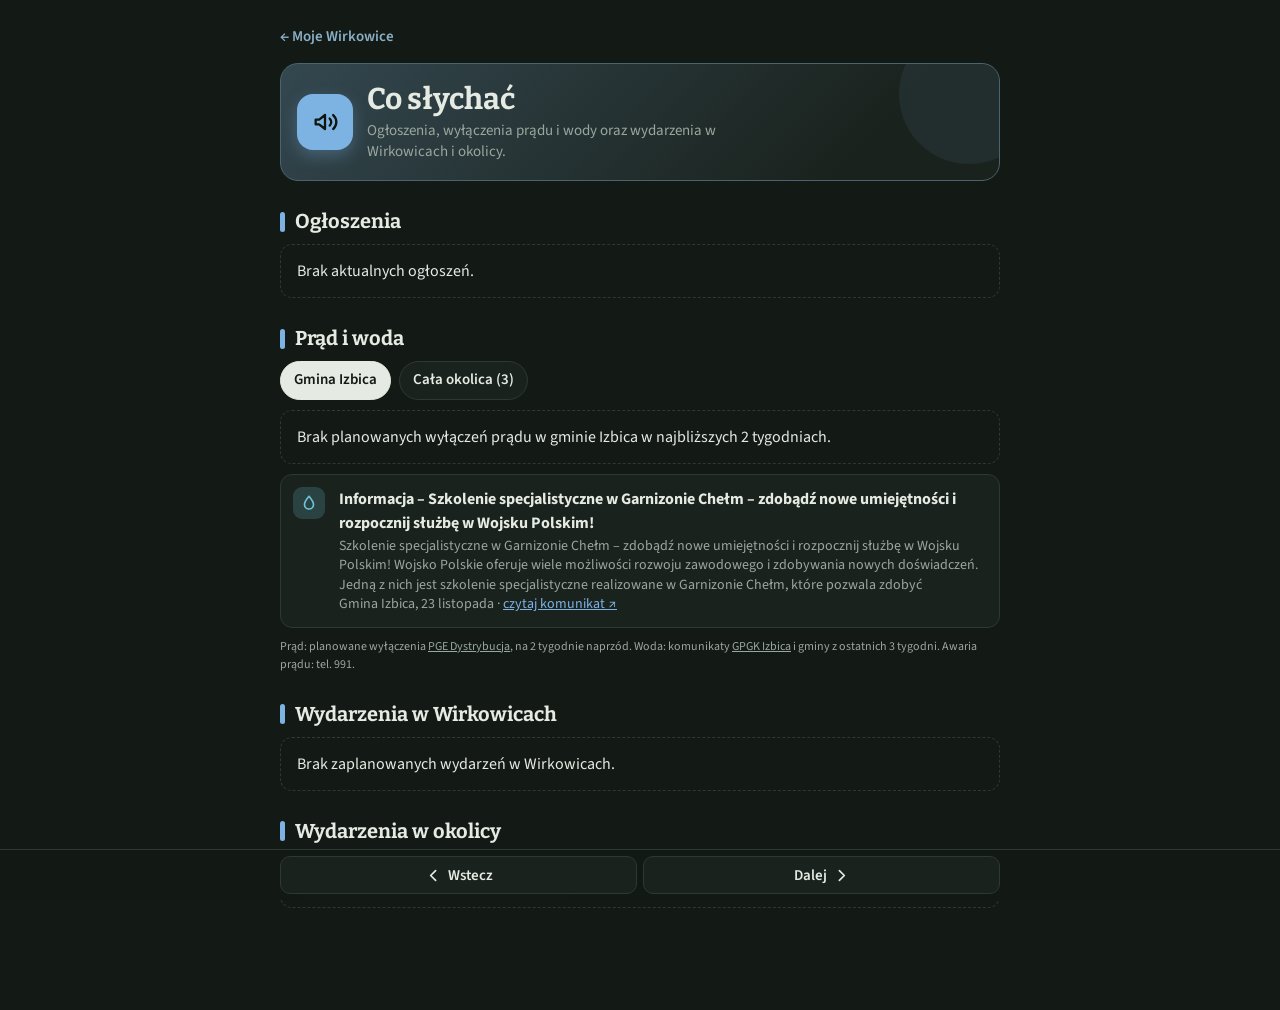
<file: co-slychac.html>
<!doctype html>
<html lang="pl">
<head>
<meta charset="utf-8">
<meta name="viewport" content="width=device-width,initial-scale=1,viewport-fit=cover">
<meta name="robots" content="noindex,nofollow">
<meta name="theme-color" content="#131915">
<link rel="manifest" href="manifest.json">
<link rel="icon" href="ikona-192.png" type="image/png">
<link rel="apple-touch-icon" href="ikona-180.png">
<meta name="apple-mobile-web-app-capable" content="yes">
<meta name="apple-mobile-web-app-title" content="Wirkowice">
<link rel="apple-touch-startup-image" media="screen and (device-width: 440px) and (device-height: 956px) and (-webkit-device-pixel-ratio: 3) and (orientation: portrait)" href="splash-1320x2868.png">
<link rel="apple-touch-startup-image" media="screen and (device-width: 402px) and (device-height: 874px) and (-webkit-device-pixel-ratio: 3) and (orientation: portrait)" href="splash-1206x2622.png">
<link rel="apple-touch-startup-image" media="screen and (device-width: 430px) and (device-height: 932px) and (-webkit-device-pixel-ratio: 3) and (orientation: portrait)" href="splash-1290x2796.png">
<link rel="apple-touch-startup-image" media="screen and (device-width: 393px) and (device-height: 852px) and (-webkit-device-pixel-ratio: 3) and (orientation: portrait)" href="splash-1179x2556.png">
<link rel="apple-touch-startup-image" media="screen and (device-width: 390px) and (device-height: 844px) and (-webkit-device-pixel-ratio: 3) and (orientation: portrait)" href="splash-1170x2532.png">
<link rel="apple-touch-startup-image" media="screen and (device-width: 428px) and (device-height: 926px) and (-webkit-device-pixel-ratio: 3) and (orientation: portrait)" href="splash-1284x2778.png">
<link rel="apple-touch-startup-image" media="screen and (device-width: 375px) and (device-height: 812px) and (-webkit-device-pixel-ratio: 3) and (orientation: portrait)" href="splash-1125x2436.png">
<link rel="apple-touch-startup-image" media="screen and (device-width: 414px) and (device-height: 896px) and (-webkit-device-pixel-ratio: 2) and (orientation: portrait)" href="splash-828x1792.png">
<link rel="apple-touch-startup-image" media="screen and (device-width: 414px) and (device-height: 896px) and (-webkit-device-pixel-ratio: 3) and (orientation: portrait)" href="splash-1242x2688.png">
<link rel="apple-touch-startup-image" media="screen and (device-width: 375px) and (device-height: 667px) and (-webkit-device-pixel-ratio: 2) and (orientation: portrait)" href="splash-750x1334.png">
<link rel="apple-touch-startup-image" media="screen and (device-width: 414px) and (device-height: 736px) and (-webkit-device-pixel-ratio: 3) and (orientation: portrait)" href="splash-1242x2208.png">
<link rel="apple-touch-startup-image" media="screen and (device-width: 420px) and (device-height: 912px) and (-webkit-device-pixel-ratio: 3) and (orientation: portrait)" href="splash-1260x2736.png">
<style>body{margin:0}[hidden]{display:none!important}</style>
<script src="ustawienia.js"></script>
<script>if("serviceWorker" in navigator) addEventListener("load",()=>navigator.serviceWorker.register("sw.js").catch(()=>{}));</script>
</head>
<body>
<title>Co słychać · Moje Wirkowice</title>
<meta name="claude:viewport-fit-sides" content="cover">
<link rel="preconnect" href="https://fonts.googleapis.com">
<link rel="preconnect" href="https://fonts.gstatic.com" crossorigin>
<link rel="stylesheet" href="https://fonts.googleapis.com/css2?family=Bitter:wght@500;700&family=Source+Sans+3:wght@400;600;700&display=swap">
<link rel="stylesheet" href="wspolne.css">

<style>
/* Filtry „Wydarzeń w okolicy”: kiedy i gdzie */
.filtry{display:flex;gap:8px;flex-wrap:wrap;margin:0 0 10px}
.filtry button{font:inherit;font-weight:600;font-size:15px;padding:7px 13px;border-radius:999px;border:1px solid var(--line);background:var(--panel);color:var(--fg);cursor:pointer}
.filtry button[aria-pressed="true"]{background:var(--fg);border-color:var(--fg);color:var(--bg)}
.filtry button:focus-visible{outline:2px solid var(--h);outline-offset:2px}
.filtry.gdzie button{font-size:14px;padding:5px 11px}
.filtry .ile{opacity:.65;font-weight:400;margin-left:4px}
.ile-wyd{font-size:14px;color:var(--muted);margin:0 0 10px}
/* Prąd i woda */
.wyl{display:grid;grid-template-columns:34px 1fr;gap:12px;align-items:start;padding:12px;border-radius:12px;background:var(--panel);border:1px solid var(--line)}
.wyl .i{width:32px;height:32px;border-radius:9px;display:grid;place-items:center;background:color-mix(in srgb,#E3C26B 20%,var(--panel));color:#E3C26B}
.wyl .i.w{background:color-mix(in srgb,#6CC4D6 20%,var(--panel));color:#6CC4D6}
.wyl .i svg{width:18px;height:18px}
.wyl b{display:block}
.wyl small{display:block;color:var(--muted);font-size:14px;margin-top:2px;line-height:1.4}
.wyl.nasze{border-color:#E3C26B;background:color-mix(in srgb,#E3C26B 12%,var(--panel))}
.wyl.odw{opacity:.6}
.wyl.odw b{text-decoration:line-through}
.wyl a{color:var(--h)}
.wyl-zr{font-size:12px;color:var(--muted);margin:10px 0 0}
.wyl-zr a{color:var(--muted)}
</style>
<main class="wrap h-nieb">
  <a class="back" href="index.html">← Moje Wirkowice</a>
  <header class="naglowek">
    <span class="ic" aria-hidden="true"><svg viewBox="0 0 24 24" fill="none" stroke="currentColor" stroke-width="2" stroke-linecap="round" stroke-linejoin="round"><path d="M4 10v4h3l5 4V6L7 10z"/><path d="M16 9a4 4 0 0 1 0 6M19 6a8 8 0 0 1 0 12"/></svg></span>
    <div><h1>Co słychać</h1><p class="lead">Ogłoszenia, wyłączenia prądu i wody oraz wydarzenia w Wirkowicach i okolicy.</p></div>
  </header>

  <section class="section">
    <h2>Ogłoszenia</h2>
    <div id="ogl"><p class="muted">Wczytuję…</p></div>
  </section>

  <section class="section" id="wylaczenia">
    <h2>Prąd i woda</h2>
    <div id="wyl"><p class="muted">Wczytuję…</p></div>
  </section>

  <section class="section" id="wirkowice">
    <h2>Wydarzenia w Wirkowicach</h2>
    <div id="wydW"><p class="muted">Wczytuję…</p></div>
  </section>

  <section class="section" id="okolice">
    <h2>Wydarzenia w okolicy</h2>
    <div id="wydO"><p class="muted">Wczytuję…</p></div>
  </section>
</main>

<script src="dane.js"></script>
<script>
(async()=>{
  const DO_WYSLANIA=[];   // teksty do przycisków „Wyślij”
  let NOWE=new Set();
  // Ogłoszenia: najnowsze na górze, bez tych, którym minęła data „ważne do”
  const o=await wczytaj("Ogloszenia");
  const wszystkie=o.wiersze.filter(r=>r.tytul||r.tresc).sort((a,b)=>(data(b.data)||0)-(data(a.data)||0));
  const aktualne=ogloszenieAktualne;
  const ogl=wszystkie.filter(aktualne), oglMin=wszystkie.filter(r=>!aktualne(r));
  const w=await wczytaj("Wydarzenia");
  const zData=w.wiersze.filter(r=>r.nazwa&&data(r.data));
  const przyszle=zData.filter(r=>data(r.data)>=dzis());
  NOWE=nowe([...ogl,...przyszle].map(kluczWpisu));   // co przybyło od ostatniej wizyty
  const plakNowe=r=>NOWE.has(kluczWpisu(r))?'<span class="nowe-plak">Nowe</span>':"";
  const btnWyslij=(r,cls)=>{ const d=data(r.data);
    const t=r.tytul?[r.tytul, d?ladnaData(d)+" "+d.getFullYear():"", r.tresc].filter(Boolean).join("\n")
      :[r.nazwa, [d?DNI[d.getDay()]+", "+ladnaData(d):"", r.godzina].filter(Boolean).join(", "), gdzieWyd(r), r.opis].filter(Boolean).join("\n");
    DO_WYSLANIA.push([r.tytul||r.nazwa, t]); return `<button type="button" class="${cls}" data-wyslij="${DO_WYSLANIA.length-1}">Wyślij</button>`; };
  // Długi opis: pierwsze zdanie widać od razu, reszta po dotknięciu „Czytaj więcej”
  const opisO=t=>{ if(!t) return ""; const i=t.search(/[.!?]\s/);
    if(t.length<=160||i<0||i>200) return `<p class="op">${esc(t)}</p>`;
    return `<p class="op">${esc(t.slice(0,i+1))}</p><details><summary>Czytaj więcej</summary><p class="op">${esc(t.slice(i+2))}</p></details>`; };
  const kartaO=r=>{ const d=data(r.data);
    return `<article class="kartka"><span class="k">${d?esc(kiedy(d)):"Ogłoszenie"}${plakNowe(r)}</span><h2 class="t">${esc(r.tytul)}</h2>${aktualne(r)?przyciskCzytaj(["Ogłoszenie. ",r.tytul,". ",d?kiedy(d)+". ":"",r.tresc||""].join("")):""}${opisO(r.tresc)}${/^https?:\/\//.test(r.link||"")?`<a class="link" href="${esc(r.link)}" target="_blank" rel="noopener">Więcej informacji ↗</a>`:""}${aktualne(r)?btnWyslij(r,"wyslij"):""}</article>`; };
  document.getElementById("ogl").innerHTML=(o.przyklad?notkaPrzyklad:"")+(o.zapisane?'<p class="muted">Brak internetu — pokazuję ostatnio zapisane.</p>':"")+
    (ogl.length?'<div class="list">'+ogl.map(kartaO).join("")+'</div>'
      :'<div class="card empty"><p style="margin:0">Brak aktualnych ogłoszeń.</p></div>')+
    minione(oglMin.length,oglMin.slice(0,30).map(kartaO).join(""));

  // Wydarzenia: nadchodzące od najbliższego; minione zwinięte, od najświeższego
  const MS=["STY","LUT","MAR","KWI","MAJ","CZE","LIP","SIE","WRZ","PAŹ","LIS","GRU"], DS=["niedz.","pon.","wt.","śr.","czw.","pt.","sob."];
  const kartaW=(r,przyszle)=>{ const d=data(r.data), n=dniDo(d);
    return `<article class="kal${przyszle&&n<=1?" hot":""}" style="align-items:start">
      <span class="kal-k" aria-hidden="true"><span class="kal-m">${MS[d.getMonth()]}</span><span class="kal-d">${d.getDate()}</span><span class="kal-w">${DS[d.getDay()]}</span></span>
      <span class="kal-x"><span class="k" style="font-size:12px;letter-spacing:.08em;text-transform:uppercase;font-weight:700">${esc(kiedy(d))}${r.godzina?" · "+esc(r.godzina):""}${przyszle?plakNowe(r):""}</span>
        <h2 style="margin:0">${esc(r.nazwa)}</h2>${gdzieWyd(r)?`<span class="m">${esc(gdzieWyd(r))}</span>`:""}
        ${r.opis?`<p style="margin:4px 0 0;white-space:pre-line">${esc(r.opis)}</p>`:""}
        ${przyszle?przyciskCzytaj([r.nazwa,". ",kiedy(d),r.godzina?", godzina "+r.godzina:"",". ",gdzieWyd(r)?gdzieWyd(r)+". ":"",r.opis||""].join("")):""}
        ${przyszle&&n>1?`<span class="cnt">za ${n} dni</span>`:""}
        ${przyszle||/^https?:/.test(r.link||"")?`<div class="btns">${przyszle?`<a class="btn" href="${kalendarz(r,d)}" target="_blank" rel="noopener">Dodaj do kalendarza</a>`+btnWyslij(r,"btn"):""}${/^https?:/.test(r.link||"")?`<a class="btn" href="${esc(r.link)}" target="_blank" rel="noopener">Więcej informacji ↗</a>`:""}</div>`:""}</span></article>`; };
  // Dwie listy: we wsi i w okolicy; w każdej nadchodzące od najbliższego, minione zwinięte
  const lista=(el,wiersze,pusto)=>{
    const wyd=wiersze.filter(r=>data(r.data)>=dzis()).sort((a,b)=>data(a.data)-data(b.data));
    const wydMin=wiersze.filter(r=>data(r.data)<dzis()).sort((a,b)=>data(b.data)-data(a.data));
    document.getElementById(el).innerHTML=(w.przyklad?notkaPrzyklad:"")+
      (wyd.length?'<div class="list">'+wyd.map(r=>kartaW(r,true)).join("")+'</div>'
        :`<div class="card empty"><p style="margin:0">${pusto}</p></div>`)+
      minione(wydMin.length,wydMin.slice(0,30).map(r=>kartaW(r,false)).join(""));
  };
  lista("wydW",zData.filter(r=>!wOkolicy(r)),"Brak zaplanowanych wydarzeń w Wirkowicach.");
  // Prąd i woda: planowe wyłączenia PGE (najpierw gmina Izbica, przycisk „cała okolica”) i komunikaty o wodzie
  wczytajWylaczenia().then(W=>{
    const el=document.getElementById("wyl");
    if(!W){ el.innerHTML='<div class="card empty"><p style="margin:0">Nie udało się wczytać informacji o wyłączeniach. Sprawdź internet.</p></div>'; return; }
    const ikP='<span class="i" aria-hidden="true"><svg viewBox="0 0 24 24" fill="none" stroke="currentColor" stroke-width="2.2" stroke-linejoin="round"><path d="M13 2L4 14h7l-1 8 9-12h-7z"/></svg></span>';
    const ikW='<span class="i w" aria-hidden="true"><svg viewBox="0 0 24 24" fill="none" stroke="currentColor" stroke-width="2.2" stroke-linejoin="round"><path d="M12 3s6 7 6 11a6 6 0 0 1-12 0c0-4 6-11 6-11z"/></svg></span>';
    const teraz=new Date(), prad=(W.prad||[]).filter(w=>dataGodz(w.do)>teraz);
    let caly=false; try{ caly=sessionStorage.getItem("wirk-wyl-caly")==="1"; }catch(e){}
    const karta=w=>{ const od=dataGodz(w.od), nasze=wWirkowicach(w);
      return `<div class="wyl${nasze?" nasze":""}${w.odwolane?" odw":""}">${ikP}<span><b>${nasze?"Wirkowice! ":""}${esc(kiedy(od))}, ${godzMin(od)}–${godzMin(dataGodz(w.do))}${w.odwolane?" (odwołane)":""}</b><small>${esc(w.miejsca.join(", "))}<br>gmina ${esc(w.gminy.join(", "))}</small></span></div>`; };
    const rysuj=()=>{
      const l=caly?prad:prad.filter(w=>w.gminy.includes("Izbica"));
      const woda=(W.woda||[]).map(w=>`<div class="wyl">${ikW}<span><b>${esc(zdanie(w.t))}</b><small>${w.opis?esc(w.opis)+"<br>":""}${esc(w.z)}, ${esc(ladnaData(new Date(w.d)))} · <a href="${esc(w.l)}" target="_blank" rel="noopener">czytaj komunikat ↗</a></small></span></div>`).join("");
      el.innerHTML=`<div class="filtry" role="group" aria-label="Zasięg"><button type="button" data-zas="0" aria-pressed="${!caly}">Gmina Izbica</button><button type="button" data-zas="1" aria-pressed="${caly}">Cała okolica (${prad.length})</button></div>`+
        `<div class="list">${l.length?l.map(karta).join(""):`<div class="card empty"><p style="margin:0">${caly?"Brak planowanych wyłączeń prądu w okolicy w najbliższych 2 tygodniach.":"Brak planowanych wyłączeń prądu w gminie Izbica w najbliższych 2 tygodniach."}</p></div>`}${woda}</div>`+
        `<p class="wyl-zr">Prąd: planowane wyłączenia <a href="https://pgedystrybucja.pl/wylaczenia/planowane-wylaczenia" target="_blank" rel="noopener">PGE Dystrybucja</a>, na 2 tygodnie naprzód. Woda: komunikaty <a href="https://www.gpgkizbica.pl/" target="_blank" rel="noopener">GPGK Izbica</a> i gminy z ostatnich 3 tygodni. Awaria prądu: tel. 991.</p>`;
    };
    rysuj();
    el.addEventListener("click",e=>{ const b=e.target.closest("[data-zas]"); if(!b) return; caly=b.dataset.zas==="1"; try{ sessionStorage.setItem("wirk-wyl-caly",caly?"1":"0"); }catch(_){} rysuj(); });
  });
  // Okolica: dużo pozycji — filtry „kiedy” (tydzień / miesiąc / wszystko) i „gdzie” (miejscowość)
  const okol=zData.filter(wOkolicy), okolPrzysz=okol.filter(r=>data(r.data)>=dzis());
  let KIEDY="miesiac", GDZIE="";
  try{ KIEDY=sessionStorage.getItem("wirk-wyd-kiedy")||KIEDY; GDZIE=sessionStorage.getItem("wirk-wyd-gdzie")||""; }catch(e){}
  const wZakresie=r=>{ const n=dniDo(data(r.data)); return KIEDY==="tydzien"?n<=7:KIEDY==="miesiac"?n<=31:true; };
  const miejsc=[...new Set(okolPrzysz.map(r=>r.miejscowosc.trim()))].sort((a,b)=>a.localeCompare(b,"pl"));
  if(GDZIE&&!miejsc.includes(GDZIE)) GDZIE="";
  const rysujOkolice=()=>{
    const pas=okolPrzysz.filter(r=>wZakresie(r)&&(!GDZIE||r.miejscowosc.trim()===GDZIE));
    const ileW=m=>okolPrzysz.filter(r=>wZakresie(r)&&r.miejscowosc.trim()===m).length;
    const btn=(k,v,t)=>`<button type="button" data-${k}="${esc(v)}" aria-pressed="${String((k==="kiedy"?KIEDY:GDZIE)===v)}">${t}</button>`;
    const filtry=okolPrzysz.length>4?`<div class="filtry" role="group" aria-label="Kiedy">${btn("kiedy","tydzien","Ten tydzień")}${btn("kiedy","miesiac","Ten miesiąc")}${btn("kiedy","wszystko","Wszystko")}</div>
      <div class="filtry gdzie" role="group" aria-label="Gdzie">${btn("gdzie","","Wszędzie")}${miejsc.map(m=>btn("gdzie",m,esc(m)+`<span class="ile">${ileW(m)}</span>`)).join("")}</div>
      <p class="ile-wyd">${pas.length?`Pokazuję ${pas.length} z ${okolPrzysz.length} nadchodzących.`:""}</p>`:"";
    const el=document.getElementById("wydO");
    lista("wydO",okol.filter(r=>data(r.data)<dzis()||(wZakresie(r)&&(!GDZIE||r.miejscowosc.trim()===GDZIE))),
      okolPrzysz.length?"Nic w tym czasie i miejscu. Wybierz „Wszystko” albo inną miejscowość.":"Brak zaplanowanych wydarzeń w okolicy.");
    el.insertAdjacentHTML("afterbegin",filtry);
  };
  rysujOkolice();
  document.getElementById("wydO").addEventListener("click",e=>{
    const b=e.target.closest("[data-kiedy],[data-gdzie]"); if(!b) return;
    if(b.dataset.kiedy!==undefined) KIEDY=b.dataset.kiedy; else GDZIE=b.dataset.gdzie;
    try{ sessionStorage.setItem("wirk-wyd-kiedy",KIEDY); sessionStorage.setItem("wirk-wyd-gdzie",GDZIE); }catch(_){}
    rysujOkolice();
  });
  oznaczWidziane([...ogl,...przyszle].map(kluczWpisu));   // obejrzane — przy następnej wizycie już nie „nowe”
  document.querySelector("main").addEventListener("click",e=>{ const b=e.target.closest("[data-wyslij]"); if(!b) return;
    const [t,txt]=DO_WYSLANIA[+b.dataset.wyslij]; wyslij(t,txt,b); });
})();
// Link do Kalendarza Google z wypełnionym wydarzeniem (2 godziny albo cały dzień)
function kalendarz(r,d){
  const p=n=>String(n).padStart(2,"0"), ymd=x=>`${x.getFullYear()}${p(x.getMonth()+1)}${p(x.getDate())}`;
  let dates;
  const m=/^(\d{1,2})[:.](\d{2})/.exec(r.godzina||"");
  if(m){ const s=new Date(d); s.setHours(+m[1],+m[2]); const e=new Date(s.getTime()+2*3600e3);
    const t=x=>`${ymd(x)}T${p(x.getHours())}${p(x.getMinutes())}00`; dates=`${t(s)}/${t(e)}`; }
  else { const e=new Date(d); e.setDate(e.getDate()+1); dates=`${ymd(d)}/${ymd(e)}`; }
  const q=new URLSearchParams({action:"TEMPLATE",text:r.nazwa,dates,details:r.opis||"",location:(r.miejsce?r.miejsce+", ":"")+(wOkolicy(r)?r.miejscowosc:"Wirkowice"),ctz:"Europe/Warsaw"});
  return "https://calendar.google.com/calendar/render?"+q.toString();
}
</script>

</body>
</html>
</file>
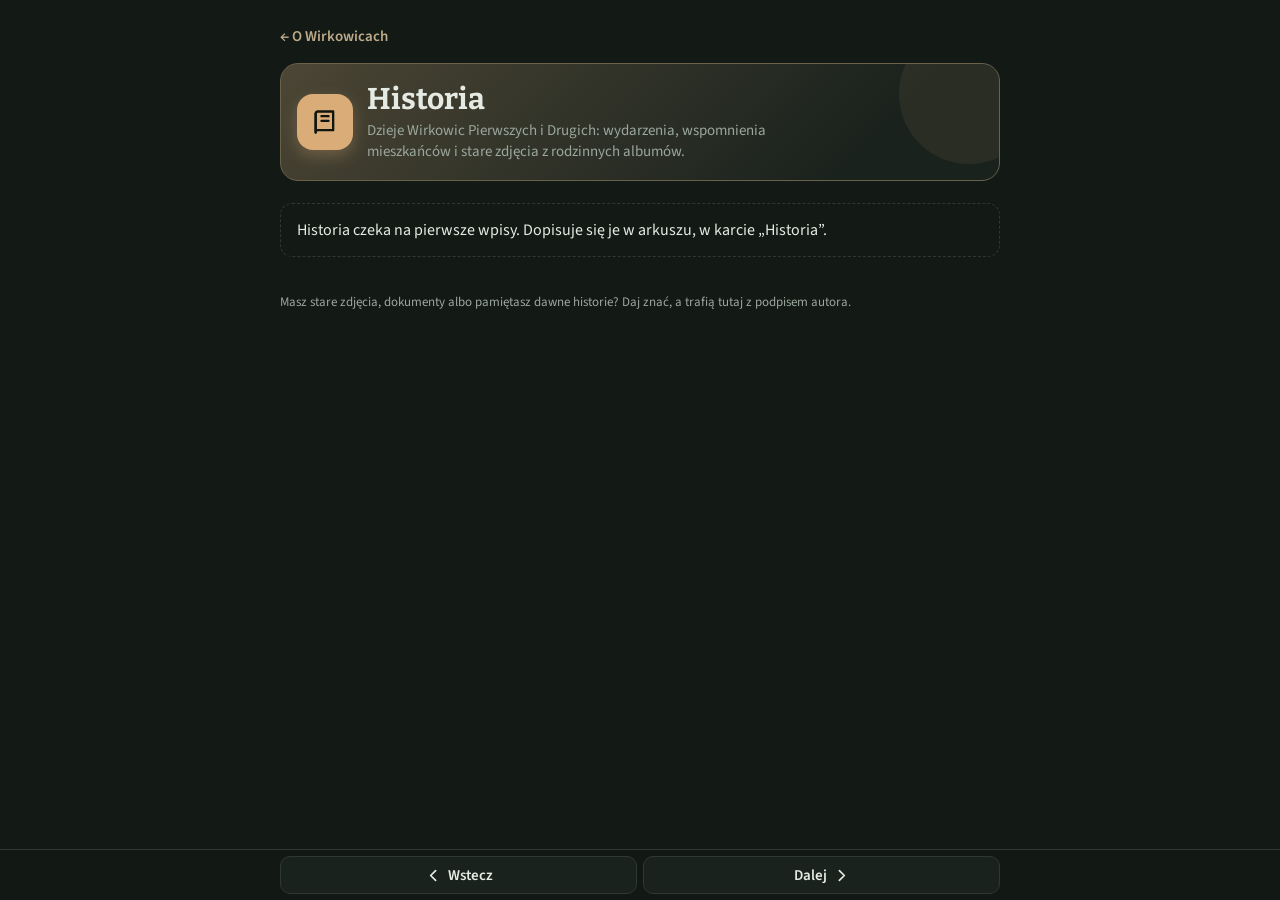
<file: historia.html>
<!doctype html>
<html lang="pl">
<head>
<meta charset="utf-8">
<meta name="viewport" content="width=device-width,initial-scale=1,viewport-fit=cover">
<meta name="robots" content="noindex,nofollow">
<meta name="theme-color" content="#131915">
<link rel="manifest" href="manifest.json">
<link rel="icon" href="ikona-192.png" type="image/png">
<link rel="apple-touch-icon" href="ikona-180.png">
<meta name="apple-mobile-web-app-capable" content="yes">
<meta name="apple-mobile-web-app-title" content="Wirkowice">
<link rel="apple-touch-startup-image" media="screen and (device-width: 440px) and (device-height: 956px) and (-webkit-device-pixel-ratio: 3) and (orientation: portrait)" href="splash-1320x2868.png">
<link rel="apple-touch-startup-image" media="screen and (device-width: 402px) and (device-height: 874px) and (-webkit-device-pixel-ratio: 3) and (orientation: portrait)" href="splash-1206x2622.png">
<link rel="apple-touch-startup-image" media="screen and (device-width: 430px) and (device-height: 932px) and (-webkit-device-pixel-ratio: 3) and (orientation: portrait)" href="splash-1290x2796.png">
<link rel="apple-touch-startup-image" media="screen and (device-width: 393px) and (device-height: 852px) and (-webkit-device-pixel-ratio: 3) and (orientation: portrait)" href="splash-1179x2556.png">
<link rel="apple-touch-startup-image" media="screen and (device-width: 390px) and (device-height: 844px) and (-webkit-device-pixel-ratio: 3) and (orientation: portrait)" href="splash-1170x2532.png">
<link rel="apple-touch-startup-image" media="screen and (device-width: 428px) and (device-height: 926px) and (-webkit-device-pixel-ratio: 3) and (orientation: portrait)" href="splash-1284x2778.png">
<link rel="apple-touch-startup-image" media="screen and (device-width: 375px) and (device-height: 812px) and (-webkit-device-pixel-ratio: 3) and (orientation: portrait)" href="splash-1125x2436.png">
<link rel="apple-touch-startup-image" media="screen and (device-width: 414px) and (device-height: 896px) and (-webkit-device-pixel-ratio: 2) and (orientation: portrait)" href="splash-828x1792.png">
<link rel="apple-touch-startup-image" media="screen and (device-width: 414px) and (device-height: 896px) and (-webkit-device-pixel-ratio: 3) and (orientation: portrait)" href="splash-1242x2688.png">
<link rel="apple-touch-startup-image" media="screen and (device-width: 375px) and (device-height: 667px) and (-webkit-device-pixel-ratio: 2) and (orientation: portrait)" href="splash-750x1334.png">
<link rel="apple-touch-startup-image" media="screen and (device-width: 414px) and (device-height: 736px) and (-webkit-device-pixel-ratio: 3) and (orientation: portrait)" href="splash-1242x2208.png">
<link rel="apple-touch-startup-image" media="screen and (device-width: 420px) and (device-height: 912px) and (-webkit-device-pixel-ratio: 3) and (orientation: portrait)" href="splash-1260x2736.png">
<style>body{margin:0}[hidden]{display:none!important}</style>
<script src="ustawienia.js"></script>
<script>if("serviceWorker" in navigator) addEventListener("load",()=>navigator.serviceWorker.register("sw.js").catch(()=>{}));</script>
</head>
<body>
<title>Historia · Moje Wirkowice</title>
<meta name="claude:viewport-fit-sides" content="cover">
<link rel="preconnect" href="https://fonts.googleapis.com">
<link rel="preconnect" href="https://fonts.gstatic.com" crossorigin>
<link rel="stylesheet" href="https://fonts.googleapis.com/css2?family=Bitter:wght@500;700&family=Source+Sans+3:wght@400;600;700&display=swap">
<link rel="stylesheet" href="wspolne.css">
<style>
/* oś czasu: pionowa linia, rok przy kropce, wpis obok */
.tl{position:relative;margin:8px 0 0;padding-left:22px}
.tl::before{content:"";position:absolute;left:6px;top:6px;bottom:6px;width:2px;background:linear-gradient(var(--h),var(--line))}
.ev{position:relative;padding:0 0 22px}
.ev::before{content:"";position:absolute;left:-21px;top:6px;width:12px;height:12px;border-radius:50%;background:var(--h);box-shadow:0 0 0 3px var(--bg)}
.ev .yr{font-family:var(--f-display);font-weight:700;font-size:15px;color:var(--h);letter-spacing:.02em}
.ev h2{margin:2px 0 4px}
.ev p.t{margin:0;white-space:pre-line}
.ph{display:grid;grid-template-columns:repeat(auto-fill,minmax(130px,1fr));gap:6px;margin-top:10px}
.ph button{all:unset;cursor:pointer;display:block;aspect-ratio:4/3;max-width:100%;border-radius:8px;overflow:hidden;background:var(--line)}
.ph button:focus-visible{outline:2px solid var(--accent);outline-offset:2px}
.ph img{width:100%;height:100%;object-fit:cover;display:block;filter:sepia(.08)}
.ev .who{color:var(--muted);font-size:13px;margin-top:6px}
.film{position:relative;margin:10px 0 0;border-radius:12px;overflow:hidden;background:var(--line);aspect-ratio:16/9}
.film video{display:block;width:100%;height:100%;object-fit:cover}
.film .graj{position:absolute;inset:0;margin:auto;width:64px;height:64px;border-radius:50%;border:2px solid rgba(255,255,255,.85);background:rgba(10,14,12,.55);color:#fff;display:grid;place-items:center;cursor:pointer;transition:opacity .2s}
.film .graj svg{width:26px;height:26px;margin-left:4px}
.film .graj:focus-visible{outline:3px solid var(--h);outline-offset:3px}
.film.gra .graj{opacity:0;pointer-events:none}
.film figcaption{position:absolute;left:8px;bottom:8px;font-size:11px;font-weight:700;letter-spacing:.04em;padding:3px 8px;border-radius:999px;background:rgba(10,14,12,.7);color:#E5EAE3}
.gal{display:grid;grid-template-columns:repeat(auto-fill,minmax(100px,1fr));gap:6px}
/* powiększenie */
.lb{position:fixed;inset:0;z-index:80;background:rgba(10,12,10,.94);display:flex;flex-direction:column;
  padding:calc(12px + env(safe-area-inset-top,0px)) max(12px,env(safe-area-inset-right,0px)) calc(12px + env(safe-area-inset-bottom,0px)) max(12px,env(safe-area-inset-left,0px))}
.lb .bar{display:flex;justify-content:space-between;align-items:center;color:#eee;font-size:14px}
.lb .x,.lb .nav{all:unset;cursor:pointer;color:#fff;font-size:26px;width:44px;height:44px;display:grid;place-items:center;border-radius:10px}
.lb .x:focus-visible,.lb .nav:focus-visible{outline:2px solid #fff}
.lb .stage{flex:1;display:flex;align-items:center;justify-content:center;gap:6px;min-height:0}
.lb img{max-width:100%;max-height:100%;object-fit:contain;border-radius:4px;flex:1;min-width:0}
.lb .cap{color:#eee;text-align:center;padding:10px 4px 0;font-size:15px}
.lb .cap small{display:block;color:#aaa;font-size:13px}
</style>

<main class="wrap h-sepia">
  <a class="back" href="o-wirkowicach.html">← O Wirkowicach</a>
  <header class="naglowek">
    <span class="ic" aria-hidden="true"><svg viewBox="0 0 24 24" fill="none" stroke="currentColor" stroke-width="2" stroke-linecap="round" stroke-linejoin="round"><path d="M4 5a2 2 0 0 1 2-2h13v16H6a2 2 0 0 0-2 2z"/><path d="M4 21V5M9 7h6M9 11h6"/></svg></span>
    <div><h1>Historia</h1><p class="lead">Dzieje Wirkowic Pierwszych i Drugich: wydarzenia, wspomnienia mieszkańców i stare zdjęcia z rodzinnych albumów.</p></div>
  </header>
  <div id="out"><p class="muted">Wczytuję…</p></div>

  <section class="section" id="galSec" hidden>
    <h2>Wszystkie zdjęcia</h2>
    <div class="gal" id="gal"></div>
  </section>

  <footer>Masz stare zdjęcia, dokumenty albo pamiętasz dawne historie? Daj znać, a trafią tutaj z podpisem autora.</footer>
</main>

<div class="lb" id="lb" hidden role="dialog" aria-modal="true" aria-label="Zdjęcie">
  <div class="bar"><span id="lbN"></span><button class="x" id="lbX" aria-label="Zamknij">✕</button></div>
  <div class="stage"><button class="nav" id="lbP" aria-label="Poprzednie">‹</button><img id="lbI" alt=""><button class="nav" id="lbN2" aria-label="Następne">›</button></div>
  <div class="cap" id="lbC"></div>
</div>

<script src="dane.js"></script>
<script>
// Sortowanie po roku z kolumny „rok”: „1392”, „5 sierpnia 1943”, „lata 60.” → 1960, „XVIII w.” → 1750; bez roku → na koniec
const RZYM={I:1,V:5,X:10,L:50,C:100};
const rzym=s=>[...s].reduce((a,c,i,t)=>RZYM[c]<(RZYM[t[i+1]]||0)?a-RZYM[c]:a+RZYM[c],0);
function rokLiczba(s){ s=String(s||""); let m=/(\d{4})/.exec(s); if(m) return +m[1];
  m=/lat\w*\s+(\d{2})/i.exec(s); if(m) return 1900+ +m[1];
  m=/\b([IVXLC]+)\s*w/.exec(s); if(m) return (rzym(m[1])-1)*100+50;
  return 99999; }
const ZRODLA=[[/wikipedia/,"Wikipedia"],[/teatrnn/,"Ośrodek „Brama Grodzka – Teatr NN”"],[/muzeumkrasnystaw/,"Muzeum Regionalne w Krasnymstawie"],
  [/supertydzien/,"Super Tydzień Chełmski"],[/sites\.google/,"Izbica – strona przyjaciół miejscowości i gminy"]];
const zrodloLink=u=>{ try{ const url=new URL(u), h=url.hostname.replace(/^www\./,""); const z=ZRODLA.find(([re])=>re.test(h));
    let n=z?z[1]:h;
    if(/wikipedia/.test(h)){ const art=decodeURIComponent(url.pathname.split("/").pop()||"").replace(/_/g," "); if(art) n+=` (${art})`; }
  return `<a href="${esc(u)}" target="_blank" rel="noopener">${esc(n)}</a>`; }catch(e){ return ""; } };
// Filmy-ilustracje do wpisów (po tytule wpisu). Wygenerowane przez AI — zawsze z podpisem.
const FILMY={
  "Ponad tysiąc mieszkańców":{src:"historia-wies.mp4", poster:"historia-wies.jpg", opis:"Wieś w 1921 roku: kryte strzechą chaty wzdłuż drogi"},
  "Kapliczka św. Jana Nepomucena nad Wieprzem":{src:"historia-figura.mp4", poster:"historia-figura.jpg", opis:"Według opowieści figura świętego wyłowiona z Wieprza"},
  "Młyn, dwór, browar i winnica":{src:"historia-mlyn.mp4", poster:"historia-mlyn.jpg", opis:"Młyn nad Wieprzem, dwór i winnica"},
  "Kościół zbudowany w jeden dzień":{src:"historia-kosciol.mp4", poster:"historia-kosciol.jpg", opis:"Mieszkańcy budują drewniany kościół w jeden dzień"},
};
const film=r=>{ const f=FILMY[r.tytul]; if(!f) return "";
  return `<figure class="film"><video src="${f.src}" poster="${f.poster}" muted playsinline preload="none" aria-label="${esc(f.opis)}: ilustracja wygenerowana przez AI"></video><button type="button" class="graj" aria-label="Odtwórz ilustrację: ${esc(f.opis)}"><svg viewBox="0 0 24 24" fill="currentColor" aria-hidden="true"><path d="M7 4.5v15l13-7.5z"/></svg></button><figcaption>Ilustracja AI</figcaption></figure>`; };
const FOTO=[];   // wszystkie zdjęcia: {src, mini, podpis, autor, tytul}
(async()=>{
  const h=await wczytaj("Historia");
  const wpisy=h.wiersze.filter(r=>r.tytul||r.tresc).sort((a,b)=>rokLiczba(a.rok)-rokLiczba(b.rok));
  const out=document.getElementById("out");
  if(!wpisy.length){ out.innerHTML=(h.przyklad?notkaPrzyklad:"")+'<div class="card empty"><p style="margin:0">Historia czeka na pierwsze wpisy. Dopisuje się je w arkuszu, w karcie „Historia”.</p></div>'; return; }
  out.innerHTML=(h.przyklad?notkaPrzyklad:"")+'<div class="tl">'+wpisy.map(r=>{
    const linki=String(r.zdjecia||"").split(/[\s,;]+/).map(l=>obrazek(l)).filter(Boolean);
    const idx=linki.map(src=>{ FOTO.push({src, mini:src.replace(/sz=w\d+/,"sz=w400"), podpis:r.podpis, autor:r.autor, tytul:r.tytul}); return FOTO.length-1; });
    return `<article class="ev"><div class="yr">${esc(r.rok||"")}</div><h2>${esc(r.tytul)}</h2>${r.tresc?przyciskCzytaj(`${r.rok?r.rok+". ":""}${r.tytul}. ${r.tresc}`):""}
      ${r.tresc?`<p class="t">${esc(r.tresc)}</p>`:""}
      ${film(r)}
      ${idx.length?`<div class="ph">${idx.map(i=>`<button data-i="${i}" aria-label="Powiększ zdjęcie"><img src="${esc(FOTO[i].mini)}" alt="${esc(r.podpis||r.tytul)}" loading="lazy"></button>`).join("")}</div>`:""}
      ${(r.podpis||r.autor)&&idx.length?`<div class="who">${esc(r.podpis||"")}${r.autor?` · zdjęcie: ${esc(r.autor)}`:""}</div>`:(r.autor?`<div class="who">Spisał(a): ${esc(r.autor)}</div>`:"")}
      ${r.zrodlo?`<div class="who">Źródło: ${String(r.zrodlo).split(/\s+/).filter(Boolean).map(zrodloLink).join(", ")}</div>`:""}
    </article>`; }).join("")+'</div>'+
    (wpisy.some(r=>/wikipedia/.test(r.zrodlo||""))?'<p class="muted" style="font-size:13px">Wpisy ze źródłem „Wikipedia” opracowano na podstawie artykułów Wikipedii, na licencji <a href="https://creativecommons.org/licenses/by-sa/4.0/deed.pl" target="_blank" rel="noopener">CC BY-SA 4.0</a>.</p>':"");
  if(FOTO.length>1){ document.getElementById("galSec").hidden=false;
    document.getElementById("gal").innerHTML=FOTO.map((f,i)=>`<div class="ph" style="margin:0;display:block"><button data-i="${i}" aria-label="Powiększ zdjęcie"><img src="${esc(f.mini)}" alt="${esc(f.podpis||f.tytul)}" loading="lazy"></button></div>`).join(""); }
  document.querySelectorAll("button[data-i]").forEach(b=>b.onclick=()=>pokaz(+b.dataset.i));
  // filmik rusza dopiero po dotknięciu ▶ (nie sam); dotknięcie w trakcie — pauza; po przewinięciu poza ekran — pauza
  document.querySelectorAll(".film").forEach(fig=>{
    const v=fig.querySelector("video"), przelacz=()=>v.paused?v.play().catch(()=>{}):v.pause();
    fig.querySelector(".graj").addEventListener("click",przelacz);
    v.addEventListener("click",przelacz);
    v.addEventListener("play",()=>fig.classList.add("gra"));
    v.addEventListener("pause",()=>fig.classList.remove("gra"));
    v.addEventListener("ended",()=>{ fig.classList.remove("gra"); v.currentTime=0; });
    if("IntersectionObserver" in window) new IntersectionObserver(([e])=>{ if(!e.isIntersecting&&!v.paused) v.pause(); },{threshold:.2}).observe(v);
  });
})();

// --- powiększenie z przewijaniem (strzałki, klawiatura, przesunięcie palcem) ---
const lb=document.getElementById("lb"), lbI=document.getElementById("lbI"); let cur=0, ostatni=null;
function pokaz(i){ cur=(i+FOTO.length)%FOTO.length; const f=FOTO[cur];
  lbI.src=f.src; lbI.alt=f.podpis||f.tytul||"";
  document.getElementById("lbC").innerHTML=`${esc(f.podpis||f.tytul||"")}${f.autor?`<small>zdjęcie: ${esc(f.autor)}</small>`:""}`;
  document.getElementById("lbN").textContent=FOTO.length>1?`${cur+1} / ${FOTO.length}`:"";
  document.getElementById("lbP").hidden=document.getElementById("lbN2").hidden=FOTO.length<2;
  if(lb.hidden){ ostatni=document.activeElement; lb.hidden=false; document.body.style.overflow="hidden"; document.getElementById("lbX").focus(); } }
function zamknij(){ lb.hidden=true; document.body.style.overflow=""; if(ostatni) ostatni.focus(); }
document.getElementById("lbX").onclick=zamknij;
document.getElementById("lbP").onclick=()=>pokaz(cur-1);
document.getElementById("lbN2").onclick=()=>pokaz(cur+1);
lb.addEventListener("click",e=>{ if(e.target===lb||e.target.classList.contains("stage")) zamknij(); });
addEventListener("keydown",e=>{ if(lb.hidden) return; if(e.key==="Escape") zamknij(); if(e.key==="ArrowLeft") pokaz(cur-1); if(e.key==="ArrowRight") pokaz(cur+1); });
let x0=null; lb.addEventListener("touchstart",e=>{ x0=e.touches[0].clientX; },{passive:true});
lb.addEventListener("touchend",e=>{ if(x0===null) return; const dx=e.changedTouches[0].clientX-x0; if(Math.abs(dx)>50&&FOTO.length>1) pokaz(cur+(dx<0?1:-1)); x0=null; });
</script>

</body>
</html>
</file>
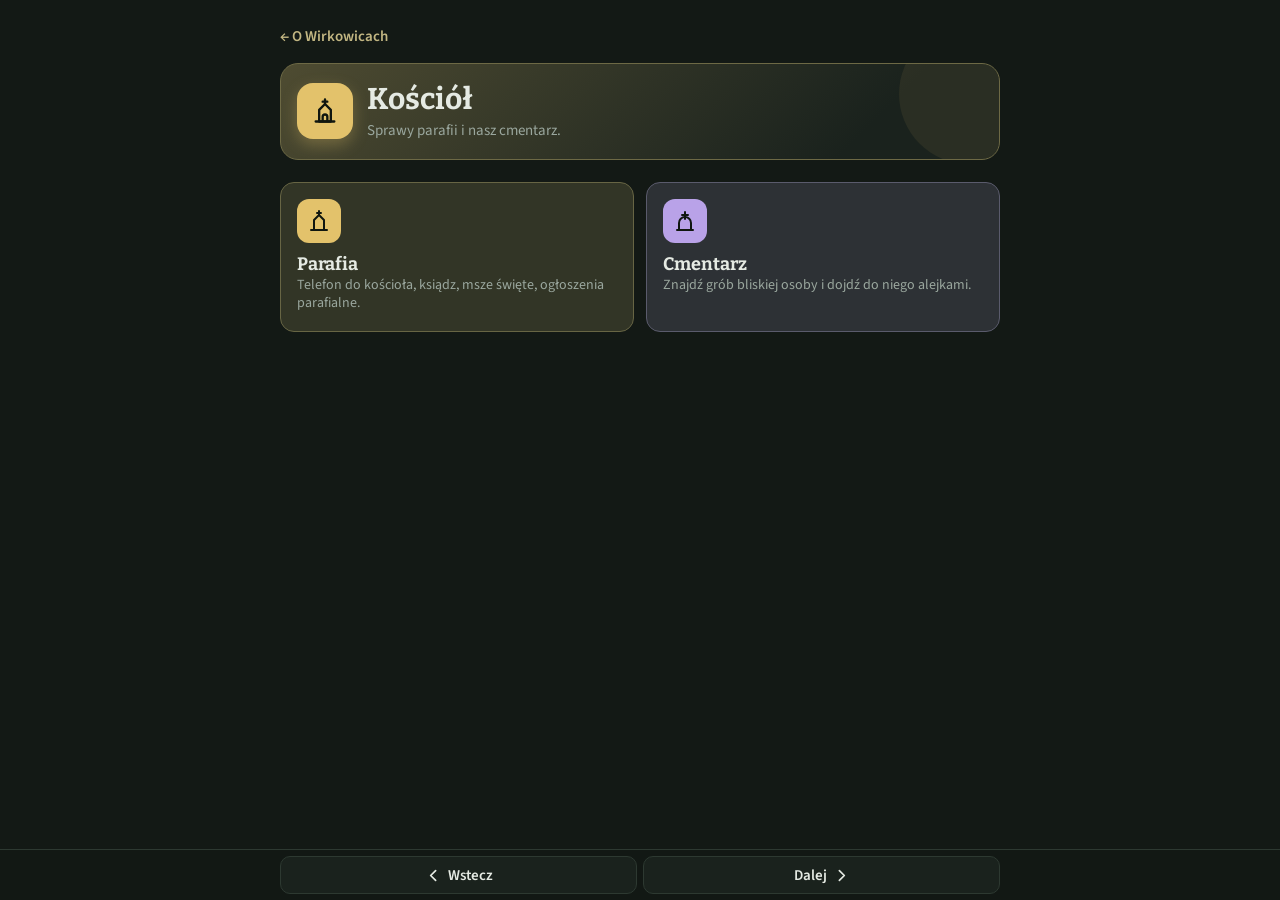
<file: kosciol.html>
<!doctype html>
<html lang="pl">
<head>
<meta charset="utf-8">
<meta name="viewport" content="width=device-width,initial-scale=1,viewport-fit=cover">
<meta name="robots" content="noindex,nofollow">
<meta name="theme-color" content="#131915">
<link rel="manifest" href="manifest.json">
<link rel="icon" href="ikona-192.png" type="image/png">
<link rel="apple-touch-icon" href="ikona-180.png">
<meta name="apple-mobile-web-app-capable" content="yes">
<meta name="apple-mobile-web-app-title" content="Wirkowice">
<link rel="apple-touch-startup-image" media="screen and (device-width: 440px) and (device-height: 956px) and (-webkit-device-pixel-ratio: 3) and (orientation: portrait)" href="splash-1320x2868.png">
<link rel="apple-touch-startup-image" media="screen and (device-width: 402px) and (device-height: 874px) and (-webkit-device-pixel-ratio: 3) and (orientation: portrait)" href="splash-1206x2622.png">
<link rel="apple-touch-startup-image" media="screen and (device-width: 430px) and (device-height: 932px) and (-webkit-device-pixel-ratio: 3) and (orientation: portrait)" href="splash-1290x2796.png">
<link rel="apple-touch-startup-image" media="screen and (device-width: 393px) and (device-height: 852px) and (-webkit-device-pixel-ratio: 3) and (orientation: portrait)" href="splash-1179x2556.png">
<link rel="apple-touch-startup-image" media="screen and (device-width: 390px) and (device-height: 844px) and (-webkit-device-pixel-ratio: 3) and (orientation: portrait)" href="splash-1170x2532.png">
<link rel="apple-touch-startup-image" media="screen and (device-width: 428px) and (device-height: 926px) and (-webkit-device-pixel-ratio: 3) and (orientation: portrait)" href="splash-1284x2778.png">
<link rel="apple-touch-startup-image" media="screen and (device-width: 375px) and (device-height: 812px) and (-webkit-device-pixel-ratio: 3) and (orientation: portrait)" href="splash-1125x2436.png">
<link rel="apple-touch-startup-image" media="screen and (device-width: 414px) and (device-height: 896px) and (-webkit-device-pixel-ratio: 2) and (orientation: portrait)" href="splash-828x1792.png">
<link rel="apple-touch-startup-image" media="screen and (device-width: 414px) and (device-height: 896px) and (-webkit-device-pixel-ratio: 3) and (orientation: portrait)" href="splash-1242x2688.png">
<link rel="apple-touch-startup-image" media="screen and (device-width: 375px) and (device-height: 667px) and (-webkit-device-pixel-ratio: 2) and (orientation: portrait)" href="splash-750x1334.png">
<link rel="apple-touch-startup-image" media="screen and (device-width: 414px) and (device-height: 736px) and (-webkit-device-pixel-ratio: 3) and (orientation: portrait)" href="splash-1242x2208.png">
<link rel="apple-touch-startup-image" media="screen and (device-width: 420px) and (device-height: 912px) and (-webkit-device-pixel-ratio: 3) and (orientation: portrait)" href="splash-1260x2736.png">
<style>body{margin:0}[hidden]{display:none!important}</style>
<script src="ustawienia.js"></script>
<script>if("serviceWorker" in navigator) addEventListener("load",()=>navigator.serviceWorker.register("sw.js").catch(()=>{}));</script>
</head>
<body>
<title>Kościół · Moje Wirkowice</title>
<meta name="claude:viewport-fit-sides" content="cover">
<link rel="preconnect" href="https://fonts.googleapis.com">
<link rel="preconnect" href="https://fonts.gstatic.com" crossorigin>
<link rel="stylesheet" href="https://fonts.googleapis.com/css2?family=Bitter:wght@500;700&family=Source+Sans+3:wght@400;600;700&display=swap">
<link rel="stylesheet" href="wspolne.css">

<main class="wrap h-zlot">
  <a class="back" href="o-wirkowicach.html">← O Wirkowicach</a>
  <header class="naglowek">
    <span class="ic" aria-hidden="true"><svg viewBox="0 0 24 24" fill="none" stroke="currentColor" stroke-width="2" stroke-linecap="round" stroke-linejoin="round"><path d="M12 2v4M10 4h4"/><path d="M12 6l-5 5v10h10V11z"/><path d="M4 21h16M10 21v-4a2 2 0 0 1 4 0v4"/></svg></span>
    <div><h1>Kościół</h1><p class="lead">Sprawy parafii i nasz cmentarz.</p></div>
  </header>

  <nav class="tiles kolor" aria-label="Kościół">
    <a class="tile h-zlot" href="parafia.html">
      <span class="ic" aria-hidden="true"><svg viewBox="0 0 24 24" fill="none" stroke="currentColor" stroke-width="2" stroke-linecap="round" stroke-linejoin="round"><path d="M12 2v4M10 4h4"/><path d="M12 6l-5 5v10h10V11z"/><path d="M4 21h16"/></svg></span>
      <span><h2>Parafia</h2><p>Telefon do kościoła, ksiądz, msze święte, ogłoszenia parafialne.</p></span>
    </a>

    <a class="tile h-fiol" href="cmentarz.html">
      <span class="ic" aria-hidden="true"><svg viewBox="0 0 24 24" fill="none" stroke="currentColor" stroke-width="2" stroke-linecap="round" stroke-linejoin="round"><path d="M12 3v7M9 6h6"/><path d="M6 21v-7a6 6 0 0 1 12 0v7"/><path d="M4 21h16"/></svg></span>
      <span><h2>Cmentarz</h2><p>Znajdź grób bliskiej osoby i dojdź do niego alejkami.</p></span>
    </a>
  </nav>
</main>

</body>
</html>
</file>
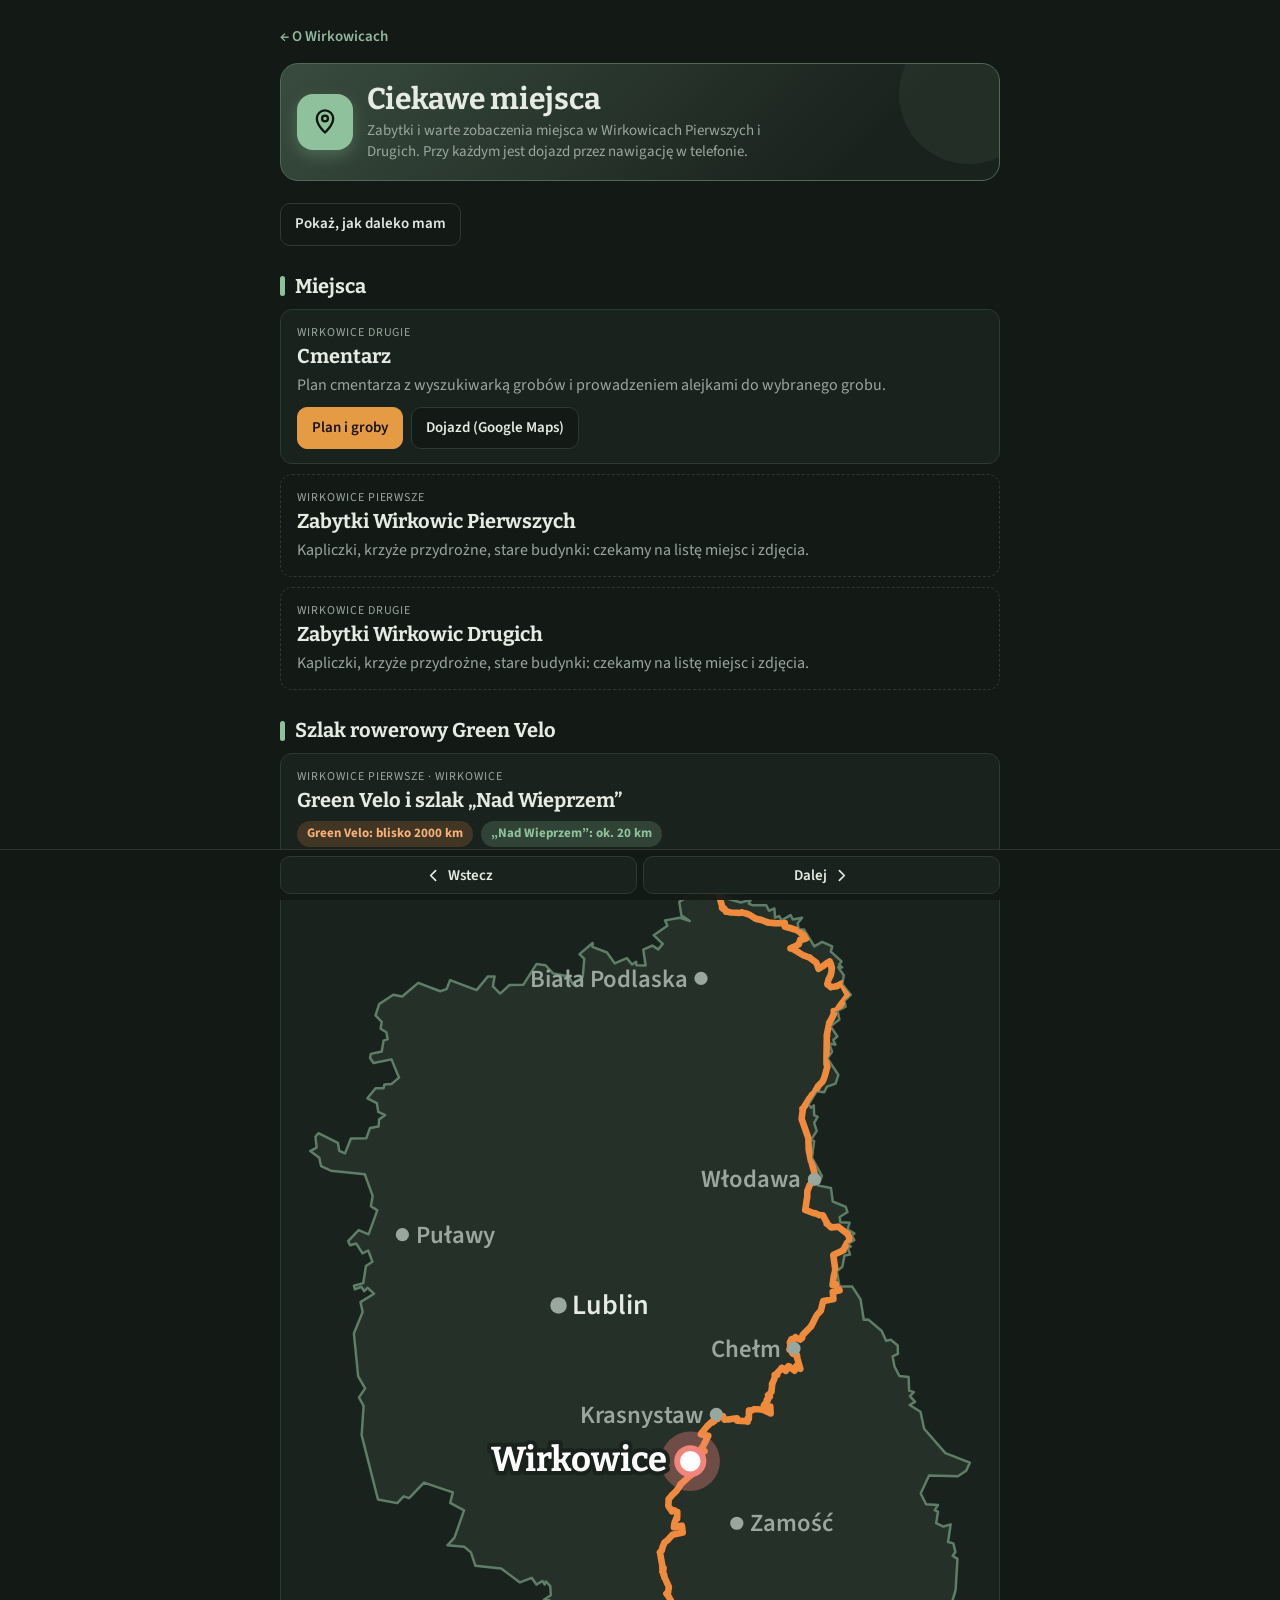
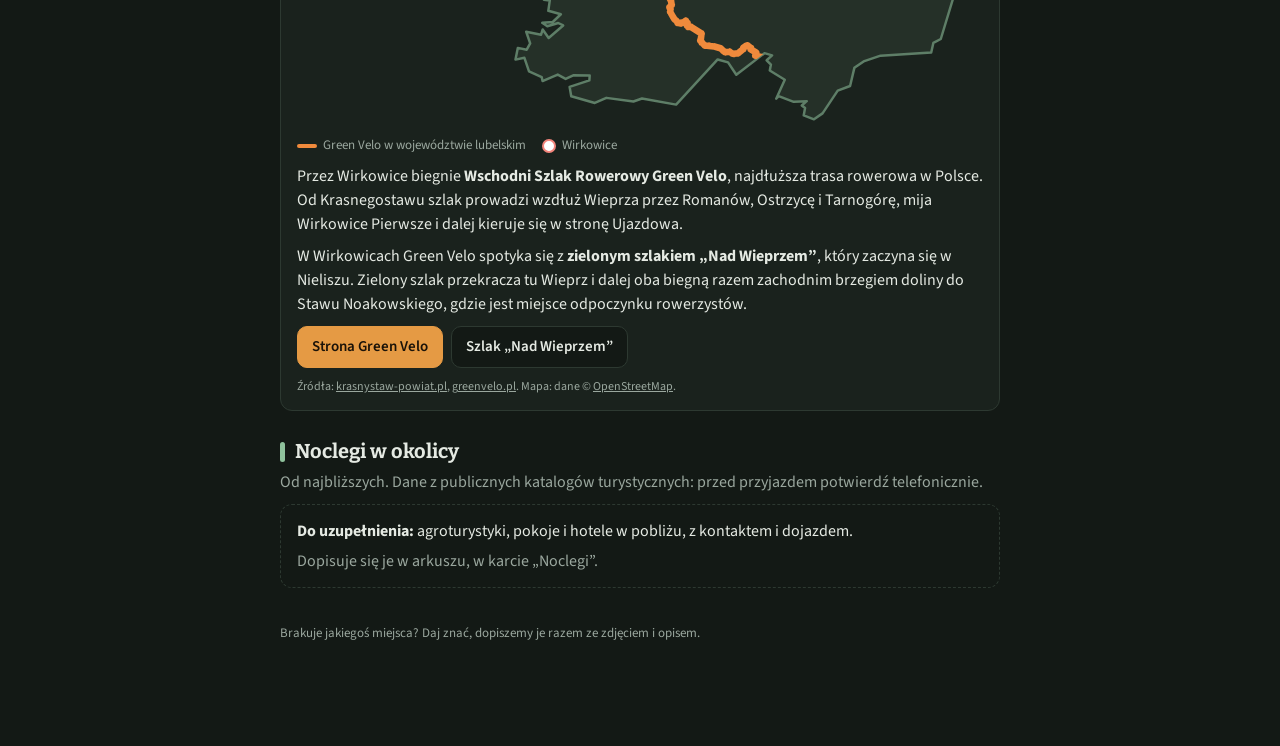
<file: miejsca.html>
<!doctype html>
<html lang="pl">
<head>
<meta charset="utf-8">
<meta name="viewport" content="width=device-width,initial-scale=1,viewport-fit=cover">
<meta name="robots" content="noindex,nofollow">
<meta name="theme-color" content="#131915">
<link rel="manifest" href="manifest.json">
<link rel="icon" href="ikona-192.png" type="image/png">
<link rel="apple-touch-icon" href="ikona-180.png">
<meta name="apple-mobile-web-app-capable" content="yes">
<meta name="apple-mobile-web-app-title" content="Wirkowice">
<link rel="apple-touch-startup-image" media="screen and (device-width: 440px) and (device-height: 956px) and (-webkit-device-pixel-ratio: 3) and (orientation: portrait)" href="splash-1320x2868.png">
<link rel="apple-touch-startup-image" media="screen and (device-width: 402px) and (device-height: 874px) and (-webkit-device-pixel-ratio: 3) and (orientation: portrait)" href="splash-1206x2622.png">
<link rel="apple-touch-startup-image" media="screen and (device-width: 430px) and (device-height: 932px) and (-webkit-device-pixel-ratio: 3) and (orientation: portrait)" href="splash-1290x2796.png">
<link rel="apple-touch-startup-image" media="screen and (device-width: 393px) and (device-height: 852px) and (-webkit-device-pixel-ratio: 3) and (orientation: portrait)" href="splash-1179x2556.png">
<link rel="apple-touch-startup-image" media="screen and (device-width: 390px) and (device-height: 844px) and (-webkit-device-pixel-ratio: 3) and (orientation: portrait)" href="splash-1170x2532.png">
<link rel="apple-touch-startup-image" media="screen and (device-width: 428px) and (device-height: 926px) and (-webkit-device-pixel-ratio: 3) and (orientation: portrait)" href="splash-1284x2778.png">
<link rel="apple-touch-startup-image" media="screen and (device-width: 375px) and (device-height: 812px) and (-webkit-device-pixel-ratio: 3) and (orientation: portrait)" href="splash-1125x2436.png">
<link rel="apple-touch-startup-image" media="screen and (device-width: 414px) and (device-height: 896px) and (-webkit-device-pixel-ratio: 2) and (orientation: portrait)" href="splash-828x1792.png">
<link rel="apple-touch-startup-image" media="screen and (device-width: 414px) and (device-height: 896px) and (-webkit-device-pixel-ratio: 3) and (orientation: portrait)" href="splash-1242x2688.png">
<link rel="apple-touch-startup-image" media="screen and (device-width: 375px) and (device-height: 667px) and (-webkit-device-pixel-ratio: 2) and (orientation: portrait)" href="splash-750x1334.png">
<link rel="apple-touch-startup-image" media="screen and (device-width: 414px) and (device-height: 736px) and (-webkit-device-pixel-ratio: 3) and (orientation: portrait)" href="splash-1242x2208.png">
<link rel="apple-touch-startup-image" media="screen and (device-width: 420px) and (device-height: 912px) and (-webkit-device-pixel-ratio: 3) and (orientation: portrait)" href="splash-1260x2736.png">
<style>body{margin:0}[hidden]{display:none!important}</style>
<script src="ustawienia.js"></script>
<script>if("serviceWorker" in navigator) addEventListener("load",()=>navigator.serviceWorker.register("sw.js").catch(()=>{}));</script>
</head>
<body>
<title>Ciekawe miejsca · Moje Wirkowice</title>
<meta name="claude:viewport-fit-sides" content="cover">
<link rel="preconnect" href="https://fonts.googleapis.com">
<link rel="preconnect" href="https://fonts.gstatic.com" crossorigin>
<link rel="stylesheet" href="https://fonts.googleapis.com/css2?family=Bitter:wght@500;700&family=Source+Sans+3:wght@400;600;700&display=swap">
<link rel="stylesheet" href="wspolne.css">
<style>
/* Green Velo: mapka województwa z wyróżnionymi Wirkowicami */
.gv-karta .mapa-gv{display:block;width:100%;height:auto;margin:12px 0 4px}
.mapa-gv .woj{fill:color-mix(in srgb,var(--h) 9%,var(--panel));stroke:color-mix(in srgb,var(--h) 50%,var(--line));stroke-width:1.5;stroke-linejoin:round}
.mapa-gv .gv{fill:none;stroke:#F08A3C;stroke-width:4;stroke-linecap:round;stroke-linejoin:round}
.mapa-gv .m{fill:var(--muted)}
.mapa-gv .mt{fill:var(--muted);font:600 15px var(--f-body)}
.mapa-gv .duze{fill:var(--fg);font-size:17px}
.mapa-gv .w{fill:#fff;stroke:var(--alarm);stroke-width:3.5}
.mapa-gv .w-puls{fill:var(--alarm);opacity:.35;transform-box:fill-box;transform-origin:center}
.mapa-gv .wt{fill:#fff;font:700 21px var(--f-display);paint-order:stroke;stroke:var(--panel);stroke-width:5px;stroke-linejoin:round}
@media (prefers-reduced-motion: no-preference){ .mapa-gv .w-puls{animation:gvPuls 2s ease-out infinite} }
@keyframes gvPuls{0%{transform:scale(.5);opacity:.6}100%{transform:scale(1.6);opacity:0}}
.gv-leg{display:flex;flex-wrap:wrap;gap:6px 16px;font-size:13px;color:var(--muted);margin:0 0 6px}
.gv-leg span{display:inline-flex;align-items:center;gap:6px}
.gv-leg i{display:inline-block;width:20px;height:4px;border-radius:2px;background:#F08A3C}
.gv-leg i.k{width:10px;height:10px;border-radius:50%;background:#fff;border:2.5px solid var(--alarm)}
.gv-fakty{display:flex;flex-wrap:wrap;gap:8px;margin:8px 0 0}
.gv-fakty b{font-size:13px;padding:3px 10px;border-radius:999px;background:color-mix(in srgb,#F08A3C 18%,var(--panel));color:#F6B07A}
.gv-fakty b.z{background:color-mix(in srgb,var(--h) 20%,var(--panel));color:var(--h)}
.gv-karta p.t{margin:8px 0 0}
.gv-karta .zr{font-size:12px;color:var(--muted);margin:10px 0 0}
.gv-karta .zr a{color:var(--muted)}
</style>

<main class="wrap h-ziel">
  <a class="back" href="o-wirkowicach.html">← O Wirkowicach</a>
  <header class="naglowek">
    <span class="ic" aria-hidden="true"><svg viewBox="0 0 24 24" fill="none" stroke="currentColor" stroke-width="2" stroke-linecap="round" stroke-linejoin="round"><path d="M12 21s-7-6.2-7-12a7 7 0 0 1 14 0c0 5.8-7 12-7 12z"/><circle cx="12" cy="9" r="2.5"/></svg></span>
    <div><h1>Ciekawe miejsca</h1><p class="lead">Zabytki i warte zobaczenia miejsca w Wirkowicach Pierwszych i Drugich. Przy każdym jest dojazd przez nawigację w telefonie.</p></div>
  </header>
  <div class="btns" style="margin:0 0 6px"><button class="btn" id="bDist" type="button">Pokaż, jak daleko mam</button></div>
  <p class="muted" id="distMsg" style="margin:4px 0 0" hidden></p>

  <section class="section">
    <h2>Miejsca</h2>
    <div class="list" id="places"></div>
  </section>

  <section class="section">
    <h2>Szlak rowerowy Green Velo</h2>
    <article class="card gv-karta">
      <p class="eyebrow" style="margin:0 0 2px">Wirkowice Pierwsze · Wirkowice</p>
      <h2 style="margin:0">Green Velo i szlak „Nad Wieprzem”</h2>
      <div class="gv-fakty"><b>Green Velo: blisko 2000 km</b><b class="z">„Nad Wieprzem”: ok. 20 km</b></div>
      <svg class="mapa-gv" viewBox="0 0 416 530" role="img" aria-labelledby="gvTyt">
  <title id="gvTyt">Mapa województwa lubelskiego z przebiegiem szlaku Green Velo. Wirkowice leżą na szlaku, między Krasnymstawem a Zamościem.</title>
  <defs><clipPath id="gvClip"><path d="M343.6,486.6 338.0,490.5 335.4,501.5 327.9,504.3 318.7,518.1 313.5,521.7 307.3,519.3 308.1,514.9 306.1,513.3 309.1,510.7 301.2,511.1 292.1,507.6 290.6,509.2 295.8,497.7 286.7,492.1 287.4,488.5 284.8,485.9 288.1,482.9 283.5,481.6 266.4,494.7 261.4,487.2 255.1,485.4 229.9,512.8 209.2,509.1 204.0,510.9 187.6,508.7 180.6,511.8 166.3,507.7 165.3,502.0 177.3,498.1 177.5,495.2 167.5,495.0 162.9,497.2 158.1,494.6 148.9,498.5 148.4,496.2 140.7,492.7 137.9,484.4 132.5,485.5 133.9,478.4 139.3,479.5 141.4,475.7 139.0,468.6 148.0,470.4 149.0,467.2 152.6,472.4 161.4,464.8 158.4,463.3 151.8,465.3 148.7,463.2 155.1,462.7 160.0,458.0 152.4,455.9 153.3,449.6 149.7,449.2 153.9,446.5 153.6,440.9 150.9,438.1 150.2,440.0 148.8,437.8 145.2,440.0 142.3,435.9 135.2,438.7 123.8,430.2 108.2,428.6 105.5,420.5 101.4,417.1 91.2,416.2 95.5,411.5 101.3,395.0 92.9,390.5 94.5,384.1 77.0,378.2 68.0,387.6 64.6,386.5 60.8,390.6 49.1,388.4 39.2,349.4 40.4,331.7 37.6,326.5 41.3,321.0 37.1,313.7 34.5,287.7 39.8,274.7 38.5,268.7 46.7,263.6 42.7,260.0 40.8,262.1 39.0,259.4 35.1,261.0 34.5,258.8 40.2,257.2 41.8,246.8 45.7,244.2 43.2,237.4 39.7,239.2 36.0,233.2 32.2,234.2 31.0,231.7 37.4,225.0 43.4,227.6 48.7,213.1 44.8,210.6 45.9,204.3 41.1,191.2 20.5,189.0 14.6,186.3 13.5,181.1 8.0,177.1 11.9,175.0 11.2,168.4 13.0,166.3 24.8,172.1 25.6,177.0 29.1,178.5 32.7,169.5 42.0,169.4 44.3,163.1 49.5,162.2 49.8,157.9 53.5,155.3 49.3,153.4 48.4,148.0 42.7,145.1 47.7,139.0 52.5,139.0 53.0,136.7 57.3,136.4 61.9,132.6 57.3,121.5 46.4,123.7 44.3,120.7 44.8,118.2 51.4,116.7 52.5,110.1 55.0,109.2 54.2,105.1 50.7,102.9 51.4,98.7 47.6,94.9 49.9,87.9 58.4,82.3 63.8,83.4 73.5,75.1 86.9,80.2 90.7,78.9 92.8,73.5 108.9,79.5 115.8,71.2 119.8,71.3 118.8,77.2 123.2,81.6 128.9,76.4 137.3,76.2 145.2,63.7 150.6,64.4 155.3,69.4 164.9,71.3 167.3,75.9 173.3,71.4 174.2,60.5 171.3,57.7 179.3,50.9 179.2,53.3 188.0,56.7 192.7,63.3 200.0,60.1 203.2,64.0 205.6,62.3 205.8,64.5 211.4,64.6 210.0,54.9 215.5,52.5 219.0,54.8 221.8,51.5 216.3,46.2 224.6,40.5 223.2,37.2 232.3,35.6 238.2,37.6 233.1,34.2 231.8,26.0 239.2,21.3 247.2,8.0 259.1,10.7 259.1,23.5 269.2,26.4 275.2,24.7 274.0,27.0 276.0,28.0 284.6,28.0 286.2,31.4 289.5,30.0 289.9,35.6 292.4,34.6 293.9,37.2 299.3,34.0 300.7,36.7 306.3,35.6 303.6,39.0 304.2,42.6 307.5,42.8 313.7,53.0 318.4,50.3 324.6,53.0 323.7,56.2 330.2,62.1 328.7,64.1 330.6,65.8 328.2,65.7 331.6,70.5 330.7,75.9 335.8,82.4 332.0,86.0 332.7,89.5 326.0,93.0 328.1,93.3 328.9,97.3 323.6,101.5 327.7,107.6 325.2,109.7 326.5,112.6 322.8,111.8 324.5,116.9 321.7,120.9 328.3,130.9 326.6,136.2 321.4,138.0 319.7,141.4 315.2,140.8 310.2,148.8 311.7,150.8 313.4,149.4 313.6,155.3 315.7,156.4 313.6,160.0 315.2,164.9 311.8,170.2 313.6,171.1 312.3,181.1 318.3,192.2 316.1,198.0 323.8,199.5 324.9,207.7 332.8,211.0 333.8,214.1 329.1,217.1 329.5,220.3 335.1,220.6 333.9,224.5 338.0,227.1 336.4,228.3 338.0,231.1 333.9,233.5 335.8,235.0 334.1,236.1 335.4,239.9 332.0,240.4 330.7,247.3 327.4,250.0 329.0,259.3 336.7,259.3 341.7,267.0 343.7,279.4 346.5,279.3 354.6,286.2 357.2,292.1 360.1,291.5 364.3,295.0 364.4,300.1 361.2,301.6 362.3,307.7 365.3,313.5 370.9,314.1 371.2,322.4 374.1,323.3 371.7,325.7 374.8,329.2 371.5,331.1 378.1,335.2 380.3,345.5 393.2,360.3 408.0,366.1 405.8,371.0 400.8,374.3 383.3,373.9 378.2,384.8 381.5,391.3 388.7,391.8 386.7,394.9 388.7,395.8 387.6,402.8 392.0,404.8 396.4,403.5 394.8,414.2 398.0,415.0 399.3,420.3 397.6,422.5 400.5,424.4 399.4,443.4 390.4,473.0 385.9,475.4 384.6,481.2 353.9,483.1 343.6,486.6Z"/></clipPath></defs>
  <path d="M343.6,486.6 338.0,490.5 335.4,501.5 327.9,504.3 318.7,518.1 313.5,521.7 307.3,519.3 308.1,514.9 306.1,513.3 309.1,510.7 301.2,511.1 292.1,507.6 290.6,509.2 295.8,497.7 286.7,492.1 287.4,488.5 284.8,485.9 288.1,482.9 283.5,481.6 266.4,494.7 261.4,487.2 255.1,485.4 229.9,512.8 209.2,509.1 204.0,510.9 187.6,508.7 180.6,511.8 166.3,507.7 165.3,502.0 177.3,498.1 177.5,495.2 167.5,495.0 162.9,497.2 158.1,494.6 148.9,498.5 148.4,496.2 140.7,492.7 137.9,484.4 132.5,485.5 133.9,478.4 139.3,479.5 141.4,475.7 139.0,468.6 148.0,470.4 149.0,467.2 152.6,472.4 161.4,464.8 158.4,463.3 151.8,465.3 148.7,463.2 155.1,462.7 160.0,458.0 152.4,455.9 153.3,449.6 149.7,449.2 153.9,446.5 153.6,440.9 150.9,438.1 150.2,440.0 148.8,437.8 145.2,440.0 142.3,435.9 135.2,438.7 123.8,430.2 108.2,428.6 105.5,420.5 101.4,417.1 91.2,416.2 95.5,411.5 101.3,395.0 92.9,390.5 94.5,384.1 77.0,378.2 68.0,387.6 64.6,386.5 60.8,390.6 49.1,388.4 39.2,349.4 40.4,331.7 37.6,326.5 41.3,321.0 37.1,313.7 34.5,287.7 39.8,274.7 38.5,268.7 46.7,263.6 42.7,260.0 40.8,262.1 39.0,259.4 35.1,261.0 34.5,258.8 40.2,257.2 41.8,246.8 45.7,244.2 43.2,237.4 39.7,239.2 36.0,233.2 32.2,234.2 31.0,231.7 37.4,225.0 43.4,227.6 48.7,213.1 44.8,210.6 45.9,204.3 41.1,191.2 20.5,189.0 14.6,186.3 13.5,181.1 8.0,177.1 11.9,175.0 11.2,168.4 13.0,166.3 24.8,172.1 25.6,177.0 29.1,178.5 32.7,169.5 42.0,169.4 44.3,163.1 49.5,162.2 49.8,157.9 53.5,155.3 49.3,153.4 48.4,148.0 42.7,145.1 47.7,139.0 52.5,139.0 53.0,136.7 57.3,136.4 61.9,132.6 57.3,121.5 46.4,123.7 44.3,120.7 44.8,118.2 51.4,116.7 52.5,110.1 55.0,109.2 54.2,105.1 50.7,102.9 51.4,98.7 47.6,94.9 49.9,87.9 58.4,82.3 63.8,83.4 73.5,75.1 86.9,80.2 90.7,78.9 92.8,73.5 108.9,79.5 115.8,71.2 119.8,71.3 118.8,77.2 123.2,81.6 128.9,76.4 137.3,76.2 145.2,63.7 150.6,64.4 155.3,69.4 164.9,71.3 167.3,75.9 173.3,71.4 174.2,60.5 171.3,57.7 179.3,50.9 179.2,53.3 188.0,56.7 192.7,63.3 200.0,60.1 203.2,64.0 205.6,62.3 205.8,64.5 211.4,64.6 210.0,54.9 215.5,52.5 219.0,54.8 221.8,51.5 216.3,46.2 224.6,40.5 223.2,37.2 232.3,35.6 238.2,37.6 233.1,34.2 231.8,26.0 239.2,21.3 247.2,8.0 259.1,10.7 259.1,23.5 269.2,26.4 275.2,24.7 274.0,27.0 276.0,28.0 284.6,28.0 286.2,31.4 289.5,30.0 289.9,35.6 292.4,34.6 293.9,37.2 299.3,34.0 300.7,36.7 306.3,35.6 303.6,39.0 304.2,42.6 307.5,42.8 313.7,53.0 318.4,50.3 324.6,53.0 323.7,56.2 330.2,62.1 328.7,64.1 330.6,65.8 328.2,65.7 331.6,70.5 330.7,75.9 335.8,82.4 332.0,86.0 332.7,89.5 326.0,93.0 328.1,93.3 328.9,97.3 323.6,101.5 327.7,107.6 325.2,109.7 326.5,112.6 322.8,111.8 324.5,116.9 321.7,120.9 328.3,130.9 326.6,136.2 321.4,138.0 319.7,141.4 315.2,140.8 310.2,148.8 311.7,150.8 313.4,149.4 313.6,155.3 315.7,156.4 313.6,160.0 315.2,164.9 311.8,170.2 313.6,171.1 312.3,181.1 318.3,192.2 316.1,198.0 323.8,199.5 324.9,207.7 332.8,211.0 333.8,214.1 329.1,217.1 329.5,220.3 335.1,220.6 333.9,224.5 338.0,227.1 336.4,228.3 338.0,231.1 333.9,233.5 335.8,235.0 334.1,236.1 335.4,239.9 332.0,240.4 330.7,247.3 327.4,250.0 329.0,259.3 336.7,259.3 341.7,267.0 343.7,279.4 346.5,279.3 354.6,286.2 357.2,292.1 360.1,291.5 364.3,295.0 364.4,300.1 361.2,301.6 362.3,307.7 365.3,313.5 370.9,314.1 371.2,322.4 374.1,323.3 371.7,325.7 374.8,329.2 371.5,331.1 378.1,335.2 380.3,345.5 393.2,360.3 408.0,366.1 405.8,371.0 400.8,374.3 383.3,373.9 378.2,384.8 381.5,391.3 388.7,391.8 386.7,394.9 388.7,395.8 387.6,402.8 392.0,404.8 396.4,403.5 394.8,414.2 398.0,415.0 399.3,420.3 397.6,422.5 400.5,424.4 399.4,443.4 390.4,473.0 385.9,475.4 384.6,481.2 353.9,483.1 343.6,486.6Z" class="woj"/>
  <path d="M310.6,145.4 310.5,145.5 M310.5,145.5 307.8,149.9 M307.8,149.9 307.1,151.0 M307.1,151.0 306.7,151.5 M306.7,151.5 306.7,151.5 M306.7,151.5 306.6,151.6 M306.6,151.6 306.5,151.6 M306.5,151.6 306.7,152.2 M306.7,152.2 306.7,152.3 M306.7,152.3 306.0,157.6 310.1,169.3 310.3,176.3 M310.3,176.3 310.5,177.3 M310.5,177.3 311.5,182.5 M311.5,182.5 311.6,182.5 M313.7,190.0 311.6,182.5 M313.7,190.0 313.7,190.2 M313.7,190.2 313.7,190.2 M313.7,190.2 314.2,192.0 M314.2,192.0 314.2,192.0 M314.2,192.0 314.3,192.3 M314.3,192.3 314.3,192.3 M314.3,192.3 314.3,192.5 M314.3,192.5 314.3,192.5 M314.3,192.5 314.4,192.9 M314.4,192.9 314.4,192.9 M314.4,192.9 314.4,193.2 M314.4,193.2 314.4,193.2 M314.4,193.2 314.5,193.7 M314.5,193.7 314.5,193.7 M314.5,193.7 314.5,193.7 M314.5,193.7 314.5,193.7 M314.5,193.7 314.6,194.2 M314.6,194.2 314.6,194.2 M314.6,194.2 314.6,194.6 M314.6,194.6 314.6,194.6 M314.6,194.6 314.2,194.6 M314.2,194.6 314.2,194.5 M314.2,194.5 314.0,194.5 M314.0,194.5 313.7,194.5 M313.7,194.5 313.7,194.5 M313.7,194.5 313.7,194.5 M313.7,194.5 313.6,194.8 M313.6,194.8 313.6,194.9 M313.6,194.9 313.6,195.2 M313.6,195.2 313.6,195.2 M313.6,195.2 313.5,195.5 M313.5,195.5 313.5,195.5 M313.5,195.5 313.5,195.5 M313.5,195.5 313.5,195.5 M313.5,195.5 313.5,195.5 M313.5,195.5 313.5,195.5 M313.5,195.5 313.5,195.5 M313.5,195.5 313.4,195.5 M313.4,195.5 313.4,195.5 M313.4,195.5 312.8,195.9 M312.8,195.9 312.8,195.9 M312.8,195.9 311.8,196.5 M311.8,196.5 311.8,196.5 M311.8,196.5 311.8,196.5 M311.8,196.5 311.8,196.5 M311.8,196.5 311.8,196.5 M311.6,196.8 311.8,196.5 M311.6,196.8 311.6,196.8 M311.3,197.4 311.6,196.8 M311.3,197.4 311.1,197.6 M310.8,198.0 311.1,197.6 M310.8,198.0 310.8,198.0 M309.5,201.3 310.8,198.0 M309.5,201.4 309.5,201.3 M309.4,204.7 309.5,201.4 M309.4,204.7 309.4,204.9 M309.4,205.1 309.4,204.9 M309.4,205.2 309.4,205.1 M309.4,205.2 309.4,205.2 M309.4,205.2 309.4,205.2 M309.4,205.2 309.4,205.2 M309.0,207.3 309.4,205.2 M309.0,207.3 309.0,207.4 M308.8,208.9 309.0,207.4 M308.8,208.9 308.8,208.9 M308.8,208.9 308.8,208.9 M308.2,212.8 308.8,208.9 M308.2,212.8 313.4,214.8 M313.4,214.8 313.5,214.8 M313.5,214.8 314.3,214.8 M314.3,214.8 316.9,216.0 M316.9,216.0 318.9,216.0 321.2,220.5 M321.2,220.5 321.2,221.0 M321.2,221.0 321.2,221.1 M321.2,221.1 321.5,221.1 M321.5,221.1 321.8,221.5 M328.2,223.0 323.9,223.4 321.8,221.5 M328.2,223.0 334.0,227.5 M334.0,227.5 334.0,227.6 M334.0,227.6 335.0,230.0 M335.0,230.0 334.6,232.1 M334.6,232.1 333.5,232.9 M333.5,232.9 332.7,234.5 M332.7,234.5 331.3,237.0 M331.3,237.0 331.3,237.3 M331.3,237.3 331.3,237.3 M331.3,237.3 325.2,240.2 326.4,248.8 M326.4,248.8 326.1,250.9 M326.1,250.9 325.8,251.8 M325.8,251.8 325.8,252.1 M325.8,252.1 325.8,252.2 M325.8,252.2 325.6,252.6 M325.6,252.6 325.4,253.7 M325.4,253.7 324.8,258.3 326.7,257.9 M326.7,257.9 326.8,258.1 M326.8,258.1 326.8,258.1 M326.8,258.1 327.8,259.4 M327.8,259.4 327.9,259.6 M327.9,259.6 329.0,261.6 M325.0,262.6 329.0,261.6 M324.9,262.6 325.0,262.6 M324.9,262.6 325.3,266.9 M319.3,268.1 325.3,266.9 M319.3,268.1 319.3,268.1 M319.3,268.1 319.3,268.2 M319.3,268.2 319.0,268.5 M319.0,268.5 318.9,268.8 M318.9,268.8 318.1,272.2 M318.1,272.2 317.6,274.0 M315.2,276.6 317.6,274.0 M311.8,283.3 315.2,276.6 M311.8,283.3 311.8,283.3 M306.7,288.6 311.8,283.3 M306.4,290.0 306.7,288.6 M306.3,290.4 306.4,290.0 M305.0,291.4 306.3,290.4 M304.9,291.4 305.0,291.4 M304.9,291.4 304.9,291.3 M304.9,291.3 304.9,291.3 M304.9,291.3 303.1,290.4 M303.1,290.4 302.6,290.3 M302.6,290.3 302.3,290.0 M302.3,290.0 301.9,290.9 M301.9,290.9 301.8,291.0 M301.8,291.0 301.8,291.0 M301.8,291.0 301.6,291.1 M301.6,291.1 300.3,291.1 M300.3,291.1 300.0,291.3 M299.9,291.3 300.0,291.3 M299.0,292.8 299.9,291.3 M298.9,293.2 299.0,292.8 M298.9,293.3 298.9,293.2 M298.9,293.3 299.0,293.7 M299.0,293.7 299.0,293.7 M299.0,293.7 299.2,294.0 M299.2,294.0 299.3,295.1 M299.2,295.2 299.3,295.1 M299.2,295.2 299.2,295.2 M299.2,295.2 299.2,295.2 M299.1,295.4 299.2,295.2 M299.1,295.4 299.1,295.4 M299.1,295.5 299.1,295.4 M299.1,295.6 299.1,295.5 M298.9,296.4 299.1,295.6 M298.9,296.4 298.9,296.4 M298.9,296.4 298.9,296.4 M298.9,296.4 298.9,296.4 M298.9,296.6 298.9,296.4 M298.9,296.6 298.9,296.6 M298.9,296.7 298.9,296.6 M298.9,296.7 298.9,296.7 M298.8,297.2 298.9,296.7 M298.8,297.2 298.8,297.2 M298.8,297.3 298.8,297.2 M298.8,297.3 298.8,297.3 M298.8,297.4 298.8,297.3 M298.8,297.4 298.8,297.4 M298.8,297.5 298.8,297.4 M298.8,297.5 298.8,297.5 M298.7,297.5 298.8,297.5 M298.7,297.5 298.7,297.5 M298.7,297.5 298.8,297.6 M298.8,297.6 298.8,297.6 M298.8,297.6 298.8,297.6 M299.0,297.7 298.8,297.6 M299.0,297.7 299.2,297.8 M299.2,297.8 299.2,297.8 M299.2,297.8 299.3,297.8 M299.3,297.8 299.3,297.9 M299.3,297.9 299.3,297.9 M299.3,297.9 299.3,297.9 M299.3,297.9 299.5,297.9 M299.5,297.9 299.6,298.0 M299.6,298.0 299.6,298.1 M299.6,298.1 299.6,298.1 M299.6,298.1 299.6,298.0 M299.6,298.0 299.6,298.0 M299.6,298.0 299.6,298.0 M299.6,298.0 299.8,298.1 M300.0,298.2 299.8,298.1 M300.0,298.2 300.6,298.6 M300.6,298.6 300.4,298.8 M300.4,298.8 300.5,298.8 M300.5,298.8 300.5,298.8 M300.4,298.8 300.5,298.8 M300.4,298.8 300.4,298.8 M300.4,299.5 300.4,298.8 M300.4,299.5 300.4,299.5 M300.4,299.5 300.7,299.9 M300.7,299.9 300.7,299.9 M300.7,299.9 300.7,299.9 M301.8,300.5 300.7,299.9 M301.8,300.5 301.8,300.5 M301.8,300.5 301.8,300.5 M301.8,300.5 303.0,300.6 M303.0,300.7 303.0,300.6 M303.0,300.7 303.0,300.7 M303.0,300.7 303.0,300.7 M303.0,300.7 303.0,300.7 M303.1,300.8 303.0,300.7 M303.1,300.8 303.1,301.0 M303.1,301.0 303.1,301.1 M303.1,301.1 303.1,301.1 M303.1,301.1 303.1,301.1 M303.1,301.1 303.1,301.1 M303.1,301.1 303.2,301.5 M303.2,301.5 303.3,301.7 M303.3,301.7 303.3,301.8 M303.3,302.1 303.3,301.8 M303.3,302.2 303.3,302.1 M303.3,302.2 303.3,302.2 M303.3,302.2 303.3,302.5 M303.3,302.5 303.3,302.5 M303.3,302.5 303.3,302.6 M303.3,302.6 303.4,302.6 M303.4,302.6 303.4,302.9 M303.4,302.9 303.5,303.1 M303.5,303.1 303.5,303.1 M303.5,303.1 305.2,309.1 M305.2,309.1 305.2,309.1 M302.7,307.6 305.2,309.1 M301.7,310.3 302.7,307.6 M301.3,309.9 301.7,310.3 M298.6,307.9 301.3,309.9 M298.6,307.9 298.6,307.9 M298.6,307.9 298.6,307.9 M298.6,307.9 298.4,307.8 M298.4,307.8 298.4,307.8 M298.3,307.7 298.4,307.8 M298.3,307.7 298.3,307.6 M298.3,307.6 298.1,307.6 M298.1,307.6 297.7,308.1 M297.7,308.1 297.7,308.1 M297.7,308.1 296.4,310.4 M296.4,310.4 296.4,310.3 M294.4,308.8 296.4,310.3 M294.4,308.7 294.4,308.8 M294.1,308.6 294.4,308.7 M293.9,308.9 294.1,308.6 M293.8,308.9 293.9,308.9 M291.0,312.0 293.8,308.9 M291.0,312.0 291.0,312.0 M291.2,312.8 291.0,312.0 M291.2,312.8 289.7,313.0 M289.7,313.0 289.7,314.4 M289.7,314.4 289.4,315.4 M289.4,315.4 289.2,316.0 M289.2,316.0 288.9,316.5 M288.1,318.4 288.9,316.5 M288.2,318.5 288.1,318.4 M287.7,323.0 288.2,318.5 M286.4,324.7 287.7,323.0 M285.7,325.1 286.4,324.7 M286.6,326.0 285.7,325.1 M286.7,326.1 286.6,326.0 M285.8,326.9 286.7,326.1 M285.0,327.8 285.8,326.9 M285.5,328.2 285.0,327.8 M283.2,331.2 285.5,328.2 M283.2,331.2 287.0,332.0 M287.2,335.9 287.0,332.0 M287.2,336.2 287.2,335.9 M287.2,336.2 282.9,334.1 M282.9,334.1 281.5,333.8 M281.5,333.8 278.8,333.7 M278.8,333.7 277.7,333.7 M277.7,333.7 277.4,333.7 M277.4,333.7 277.2,333.7 M277.2,333.7 275.1,334.6 M275.1,334.6 274.4,334.5 M274.4,334.5 274.2,334.4 M274.2,334.4 274.2,334.4 M274.2,334.4 274.2,334.5 M274.2,334.5 274.1,334.5 M274.0,339.4 274.1,334.5 M274.0,339.4 273.3,339.4 M273.3,339.4 273.2,340.0 M273.2,340.0 273.2,341.2 M273.2,341.2 272.9,341.1 M272.9,341.1 272.5,341.0 M272.5,341.0 266.9,340.6 M266.9,340.6 266.7,339.7 M266.7,339.7 266.7,339.2 M262.3,339.8 266.7,339.2 M259.3,339.9 262.3,339.8 M258.3,338.0 259.3,339.9 M256.1,337.7 258.3,338.0 M256.2,337.5 256.1,337.7 M256.1,337.0 256.2,337.5 M255.7,337.0 256.1,337.0 M254.9,336.7 255.7,337.0 M254.8,336.7 254.9,336.7 M254.7,336.7 254.8,336.7 M254.4,336.8 254.7,336.7 M254.4,336.8 254.3,336.8 M254.3,336.8 254.0,336.9 M254.0,336.9 254.1,337.1 M254.1,337.1 254.3,337.0 M254.3,337.0 254.3,336.8 M254.3,337.0 254.5,337.0 M254.5,337.0 254.5,337.1 M254.5,337.1 254.6,337.0 M254.6,337.0 255.1,339.6 253.1,339.5 M253.1,339.5 253.1,339.5 M253.1,339.5 253.1,339.5 M253.2,339.8 253.1,339.5 M253.0,340.8 253.2,339.8 M253.0,340.8 252.9,340.9 M252.8,340.9 252.9,340.9 M252.6,340.9 252.8,340.9 M252.4,341.1 252.6,340.9 M251.9,341.2 252.4,341.1 M251.9,341.2 251.9,341.7 M251.7,341.7 251.9,341.7 M251.3,341.7 251.7,341.7 M251.2,341.7 251.3,341.7 M251.2,341.7 250.7,342.2 M250.7,342.2 248.7,344.0 M248.7,344.0 245.1,348.4 M227.2,-5.6 229.9,-4.4 M229.9,-4.4 230.7,-3.9 M230.7,-3.9 231.4,-3.6 M231.4,-3.6 234.1,-2.9 M234.1,-2.9 234.4,-2.5 M234.4,-2.5 234.5,-1.8 M234.5,-1.8 235.8,0.0 M235.8,0.0 237.2,1.0 M237.2,1.0 243.5,3.3 M243.5,3.3 244.1,3.2 M244.1,3.2 248.7,2.4 252.9,8.0 M252.9,8.0 252.6,8.6 M253.4,8.9 252.6,8.6 M253.4,8.9 253.4,9.1 M253.4,9.1 253.3,9.4 M253.3,9.7 253.3,9.8 M253.3,9.8 253.2,9.8 M253.2,9.8 252.5,11.4 M252.6,11.4 252.5,11.4 M252.6,11.5 252.6,11.4 M252.6,11.5 252.6,11.5 M254.3,13.6 252.6,11.5 M254.3,13.7 254.3,13.6 M256.7,16.2 254.3,13.7 M257.0,16.6 256.7,16.2 M256.8,17.1 257.0,16.6 M256.8,17.2 256.8,17.1 M256.0,22.4 256.8,17.2 M258.0,29.3 256.0,22.4 M258.0,29.3 258.0,29.3 M258.0,29.4 258.0,29.3 M257.9,29.5 258.0,29.4 M257.8,29.5 257.9,29.5 M258.3,30.0 257.8,29.5 M258.4,30.1 258.3,30.0 M258.6,30.1 258.4,30.1 M259.0,30.1 258.6,30.1 M259.3,30.3 259.0,30.1 M259.4,30.6 259.3,30.3 M259.6,30.9 259.4,30.6 M259.7,31.1 259.6,30.9 M259.8,31.4 259.7,31.1 M260.0,31.7 259.8,31.4 M260.1,31.9 260.0,31.7 M260.3,31.7 260.1,31.9 M260.4,31.7 260.3,31.7 M260.5,31.7 260.4,31.7 M260.5,31.7 260.5,31.7 M262.0,32.2 260.5,31.7 M262.1,32.2 262.0,32.2 M262.1,32.2 262.1,32.2 M262.2,32.2 262.1,32.2 M262.8,32.4 262.2,32.2 M262.9,32.4 262.8,32.4 M266.8,32.6 262.9,32.4 M268.0,32.7 266.8,32.6 M268.6,32.7 268.0,32.7 M268.7,32.7 268.6,32.7 M269.0,32.6 268.7,32.7 M269.7,32.4 269.0,32.6 M269.8,32.4 269.7,32.4 M271.5,32.8 269.8,32.4 M272.8,33.2 271.5,32.8 M273.9,33.6 272.8,33.2 M274.3,33.8 273.9,33.6 M274.7,34.0 274.3,33.8 M275.1,34.2 274.7,34.0 M278.0,36.1 275.1,34.2 M278.9,36.4 278.0,36.1 M279.1,36.4 278.9,36.4 M279.1,36.4 279.1,36.4 M279.2,36.4 279.1,36.4 M279.4,36.5 279.2,36.4 M279.5,36.5 279.4,36.5 M280.9,36.8 279.5,36.5 M281.3,36.9 280.9,36.8 M281.4,36.9 281.3,36.9 M281.7,37.0 281.4,36.9 M281.9,37.1 281.7,37.0 M282.8,37.4 281.9,37.1 M282.8,37.4 284.3,38.1 M284.3,38.1 284.6,38.2 M284.6,38.2 285.0,38.4 M285.0,38.4 285.4,38.4 M285.4,38.4 285.4,38.4 M285.4,38.4 285.5,38.5 M285.5,38.5 289.2,38.9 M289.2,38.9 289.8,38.9 M289.8,38.9 290.4,39.0 M290.4,39.0 290.9,39.0 M290.9,39.0 291.0,39.0 M291.0,39.0 291.6,39.0 M291.6,39.0 295.5,38.9 M295.5,38.9 295.6,38.9 M295.6,38.9 295.7,38.9 M295.7,38.9 295.8,38.9 M295.8,38.9 295.8,38.9 M295.8,38.9 295.8,39.0 M295.7,38.9 295.7,38.9 M295.8,38.9 295.8,38.9 M295.8,39.0 295.8,38.9 M295.8,39.0 295.8,39.1 M295.8,39.1 295.8,39.2 M295.8,39.2 296.0,40.9 M296.0,40.9 296.0,41.0 M296.0,41.0 295.9,41.1 M296.0,41.1 296.0,41.1 M296.0,41.1 296.1,41.1 M296.0,41.1 296.0,41.0 M296.0,41.1 296.0,41.1 M296.1,41.1 296.0,41.1 M299.5,42.0 296.1,41.1 M302.0,42.8 299.5,42.0 M303.1,43.1 302.0,42.8 M303.4,43.2 303.1,43.1 M303.9,43.7 303.4,43.2 M304.2,43.8 303.9,43.7 M305.4,44.8 304.2,43.8 M305.4,44.8 307.3,46.2 M307.3,46.2 307.8,46.6 M307.8,46.6 307.8,46.6 M307.8,46.6 307.9,46.7 M307.9,46.7 308.0,46.8 M308.0,46.8 308.1,46.9 M308.1,46.9 308.1,46.9 M308.1,46.9 308.5,47.8 M308.5,47.8 308.6,48.0 M308.6,48.0 308.8,48.1 M308.8,48.1 308.1,48.3 M308.1,48.3 307.4,48.6 M307.4,48.6 305.2,48.9 304.3,51.6 M304.3,51.6 301.2,53.4 M301.2,53.4 301.0,53.4 M301.0,53.4 300.9,53.4 M300.9,53.4 300.7,53.5 M300.7,53.5 300.4,53.6 M300.4,53.6 299.3,54.2 M299.3,54.2 300.7,54.4 M300.7,54.4 300.8,54.6 M300.8,54.6 300.8,54.7 M300.8,54.7 300.9,54.7 M300.9,54.7 301.7,55.2 M301.7,55.2 302.3,55.5 M302.3,55.5 303.4,56.2 M303.4,56.2 307.2,58.5 M307.2,58.5 310.4,59.6 M310.4,59.6 310.6,59.7 M310.6,59.7 310.9,59.8 M310.9,59.8 311.0,59.9 M314.9,62.8 311.0,59.9 M316.3,66.6 314.9,62.8 M317.1,66.1 316.3,66.6 M317.1,66.1 317.1,66.1 M318.8,65.0 317.1,66.1 M318.8,65.0 318.8,65.0 M319.1,64.8 318.8,65.0 M321.5,63.1 319.1,64.8 M321.7,63.0 321.5,63.1 M321.8,63.0 321.7,63.0 M321.8,62.9 321.8,63.0 M321.8,62.9 323.0,62.2 M323.0,62.2 323.0,62.2 M323.1,62.3 323.0,62.2 M323.8,63.9 323.1,62.3 M323.8,63.9 323.8,63.9 M324.1,65.4 323.8,63.9 M324.1,65.4 324.0,65.4 M324.1,65.6 324.0,65.4 M324.1,65.6 324.1,65.7 M324.1,65.7 324.1,65.7 M324.2,65.8 324.2,65.8 M324.2,65.7 324.1,65.6 M324.1,65.7 324.1,65.7 M324.2,65.8 324.2,65.7 M324.2,65.8 324.3,66.0 M324.3,66.0 324.3,66.2 M324.3,66.2 324.1,68.5 M324.1,68.5 324.1,68.6 M324.1,68.6 323.9,69.3 M323.9,69.3 323.7,70.1 M323.7,70.1 323.7,70.1 M323.7,70.1 323.7,70.4 M323.7,70.4 322.2,73.4 M321.8,75.3 322.2,73.4 M321.8,75.3 321.8,75.3 M321.8,75.3 321.8,75.3 M321.8,75.3 321.6,75.8 M321.6,75.8 321.7,76.0 M321.7,76.0 321.8,76.1 M321.8,76.1 321.9,76.2 M321.9,76.2 322.1,76.2 M322.1,76.2 323.5,77.4 M323.5,77.4 323.8,77.7 M327.1,77.1 323.8,77.7 M327.3,77.1 327.1,77.1 M330.5,75.5 327.3,77.1 M330.5,75.5 330.5,75.5 M331.1,86.7 334.2,82.6 330.5,75.5 M330.8,87.0 331.1,86.7 M330.7,87.1 330.8,87.0 M327.6,91.5 330.7,87.1 M326.1,92.2 327.6,91.5 M325.6,92.2 326.1,92.2 M325.5,92.2 325.6,92.2 M325.5,92.2 325.5,92.4 M325.5,92.4 325.5,93.8 M325.5,93.8 325.5,94.0 M325.5,94.0 325.4,94.2 M325.4,94.2 325.4,94.3 M325.4,94.3 324.2,96.8 M324.2,96.8 322.9,99.2 M322.9,99.2 322.8,99.4 M322.8,99.4 322.8,99.4 M322.8,99.4 322.7,99.7 M322.7,99.7 322.7,99.9 M322.7,99.9 322.7,99.9 M321.4,106.1 322.7,99.9 M321.4,106.1 321.4,106.1 M321.4,106.1 321.4,106.7 M321.4,106.7 321.3,106.8 M321.3,106.8 321.3,106.9 M321.3,106.9 321.3,107.0 M321.3,107.0 321.3,107.1 M321.4,106.9 321.3,106.8 M321.4,107.0 321.4,106.9 M321.3,107.1 321.4,107.0 M321.3,107.1 321.3,107.3 M321.3,107.3 321.1,118.6 M321.1,118.6 321.1,124.3 M321.1,124.3 321.1,124.3 M321.1,124.3 321.5,125.8 M321.5,125.8 321.6,126.1 M321.6,126.1 321.5,126.3 M321.5,126.3 321.0,128.1 M321.0,128.1 320.8,128.7 M320.8,128.7 320.7,129.3 M320.7,129.3 320.7,129.3 M320.7,129.3 320.6,129.6 M320.6,129.6 319.7,132.7 M319.7,132.7 319.5,133.3 M319.5,133.3 318.6,135.1 M318.6,135.1 316.7,137.0 M316.7,137.0 316.0,137.8 M316.0,137.8 316.0,137.9 M316.0,137.9 315.0,139.4 M315.0,139.4 314.5,140.4 M314.5,140.4 314.5,140.8 M314.5,140.8 314.4,141.1 M314.4,141.1 313.7,141.7 M313.7,141.7 312.2,143.3 M312.2,143.3 312.2,143.4 M312.2,143.4 310.6,145.4 M117.6,539.0 116.3,533.9 M116.3,533.9 116.0,533.6 M113.5,535.0 116.0,533.6 M113.3,534.8 110.6,531.4 M110.6,531.4 110.3,531.1 M107.7,530.5 110.3,531.1 M107.4,530.3 107.7,530.5 M110.3,528.0 107.4,530.3 M110.5,529.0 110.3,528.0 M111.7,530.1 110.5,529.0 M112.3,530.4 111.7,530.1 M116.1,528.4 116.0,530.8 112.3,530.4 M116.2,528.4 116.1,528.4 M116.5,528.1 116.2,528.4 M116.5,528.1 116.5,528.1 M116.6,528.1 116.5,528.1 M120.6,527.7 116.6,528.1 M120.6,527.7 125.3,525.2 126.4,522.5 M127.1,522.4 126.4,522.5 M128.5,522.1 127.1,522.4 M128.8,522.0 128.5,522.1 M131.2,520.0 128.8,522.0 M131.6,519.6 131.2,520.0 M131.6,519.5 131.6,519.6 M131.7,519.5 131.6,519.5 M131.9,519.1 131.7,519.5 M132.7,518.9 131.9,519.1 M132.8,518.9 132.7,518.9 M132.9,518.6 132.8,518.9 M133.2,518.6 132.9,518.6 M133.0,518.2 133.2,518.6 M132.9,518.0 133.0,518.2 M132.9,517.6 132.9,518.0 M132.4,517.4 132.9,517.6 M132.4,517.2 132.4,517.4 M132.5,517.2 132.4,517.2 M132.9,517.2 132.5,517.2 M132.9,517.2 133.1,517.0 M133.0,517.0 133.1,517.0 M133.0,517.0 133.0,517.0 M132.6,516.1 133.0,517.0 M132.5,516.0 132.6,516.1 M132.5,516.0 132.6,515.6 M132.6,515.6 132.6,515.4 M132.6,515.4 132.3,511.8 M132.3,511.8 132.7,510.9 M132.7,510.9 131.9,508.4 M131.9,508.4 131.8,506.2 M129.6,507.2 131.8,506.2 M127.5,507.3 129.6,507.2 M127.5,507.3 127.8,503.2 M126.8,503.3 127.8,503.2 M125.5,503.4 126.8,503.3 M125.5,503.4 124.7,499.1 M124.6,499.0 124.7,499.1 M123.3,497.2 124.6,499.0 M123.3,496.9 123.3,497.2 M123.3,496.9 122.6,494.9 M122.6,494.9 122.3,491.2 M122.3,491.2 121.6,491.4 M121.6,491.4 121.5,491.4 M121.5,491.4 120.4,491.6 M120.3,490.6 120.4,491.6 M120.3,490.6 120.3,490.6 M118.9,484.3 120.3,490.6 M118.9,484.2 118.9,484.3 M118.8,484.2 118.9,484.2 M118.7,482.3 118.8,484.2 M118.7,482.3 118.7,482.3 M118.1,482.1 118.7,482.3 M118.0,482.1 118.1,482.1 M117.1,481.9 118.0,482.1 M117.1,481.9 117.1,481.9 M117.1,481.9 117.0,481.7 M117.0,481.7 115.3,479.8 M115.3,479.8 113.9,478.0 M113.3,477.5 113.9,478.0 M113.2,477.4 113.3,477.5 M112.7,477.0 113.2,477.4 M112.7,476.9 112.7,477.0 M112.6,476.8 112.7,476.9 M112.0,476.3 112.6,476.8 M112.5,475.9 112.0,476.3 M110.6,474.4 112.5,475.9 M110.5,474.4 110.6,474.4 M109.6,474.2 110.5,474.4 M109.6,474.2 109.5,474.3 M109.5,474.3 109.5,474.3 M109.5,474.3 109.4,474.3 M109.4,474.3 108.9,473.6 M108.9,473.6 108.8,473.6 M108.8,473.4 108.8,473.6 M108.8,473.4 108.0,473.2 M108.0,473.2 108.0,473.2 M108.0,473.2 107.4,473.1 M107.1,472.8 107.4,473.1 M107.1,472.8 107.1,471.4 M107.1,471.4 107.1,470.7 M107.1,470.7 107.1,470.3 M107.1,470.0 107.1,470.3 M107.1,469.6 107.1,470.0 M107.2,469.1 107.1,469.6 M107.3,468.9 107.2,469.1 M108.1,465.9 107.3,468.9 M108.2,465.8 108.1,465.9 M108.2,465.8 108.2,465.8 M108.2,465.6 108.2,465.8 M108.2,465.6 108.2,465.6 M108.2,465.6 108.2,465.6 M108.2,465.6 108.2,465.6 M110.0,463.3 108.2,465.6 M110.3,463.1 110.0,463.3 M110.7,462.6 110.3,463.1 M110.8,462.4 110.7,462.6 M110.8,462.3 110.8,462.4 M110.8,462.3 110.8,462.3 M110.8,462.3 110.8,462.1 M110.8,462.1 110.8,462.1 M110.8,462.1 110.8,461.9 M110.5,461.9 110.8,461.9 M110.3,461.9 110.5,461.9 M110.3,461.8 110.3,461.9 M110.3,461.8 110.3,461.8 M110.4,461.7 110.3,461.8 M110.5,461.7 110.4,461.7 M110.5,461.7 110.5,461.7 M110.5,461.7 110.5,461.7 M110.3,461.6 110.5,461.7 M110.2,461.7 110.3,461.6 M110.1,461.8 110.2,461.7 M110.0,461.8 110.1,461.8 M110.0,461.8 109.8,461.2 M110.7,460.9 109.8,461.2 M110.9,460.8 110.7,460.9 M110.9,460.7 110.9,460.8 M110.9,460.7 110.9,460.7 M110.9,460.6 110.9,460.7 M110.8,460.4 110.9,460.6 M110.5,459.7 110.8,460.4 M110.0,459.0 110.5,459.7 M110.5,454.9 110.0,459.0 M110.5,454.9 110.5,454.9 M110.5,454.9 105.5,454.7 M105.5,454.7 105.0,454.7 M105.0,454.7 104.8,454.6 M104.8,454.6 104.4,454.6 M104.4,454.6 104.4,454.6 M104.4,454.6 104.3,454.6 M104.3,454.6 104.3,454.6 M104.3,454.6 104.2,454.6 M104.2,454.6 104.2,454.6 M104.2,454.6 104.2,454.6 M104.2,454.6 104.1,454.6 M104.1,454.6 103.9,454.6 M103.9,454.6 99.7,452.1 M99.7,452.1 99.7,452.0 M99.7,452.0 99.5,452.1 M99.5,452.1 98.5,451.8 M98.5,451.8 98.1,451.5 M98.1,451.5 98.0,451.5 M98.0,451.5 96.3,448.7 M96.3,448.7 96.2,448.5 M96.2,448.5 94.4,446.5 M94.4,446.5 89.1,441.3 M89.1,441.3 88.0,439.2 M87.9,439.0 88.0,439.2 M87.9,439.0 86.4,434.9 M86.4,434.9 86.0,434.4 M86.0,434.4 85.8,434.0 M85.8,434.0 85.7,433.9 M85.7,433.9 85.3,432.9 M85.3,432.9 85.1,432.6 M85.3,432.9 85.3,432.9 M85.3,432.9 85.1,432.6 M85.1,432.6 85.1,432.6 M85.1,432.6 84.4,431.1 M84.4,431.1 84.2,430.7 M84.2,430.7 79.2,425.1 M78.9,424.6 79.2,425.1 M78.9,424.6 78.9,424.5 M78.8,424.4 78.9,424.5 M78.8,424.4 78.8,424.4 M77.5,422.6 78.8,424.4 M77.5,422.6 77.5,422.6 M74.1,422.9 74.8,421.6 77.5,422.6 M73.8,421.7 74.1,422.9 M73.8,421.7 73.8,421.7 M72.7,420.0 73.8,421.7 M72.7,420.0 67.6,416.6 M67.6,416.6 67.5,416.5 M67.5,416.5 61.3,414.0 M61.3,414.0 60.1,413.4 M60.1,413.4 60.0,413.5 M60.0,413.5 59.2,414.0 M59.2,414.0 58.0,414.6 M58.1,414.6 59.2,414.0 M58.1,414.6 58.0,414.6 M58.0,414.6 57.9,414.7 M57.9,414.7 57.8,414.8 M57.8,414.8 57.7,414.9 M57.7,414.9 57.3,415.6 M57.3,415.6 57.2,415.7 M57.2,415.7 54.6,415.5 M54.6,415.5 53.5,415.4 M53.5,415.4 54.6,415.5 M53.5,415.4 53.5,415.4 M53.5,415.4 53.3,415.4 M53.2,415.4 53.3,415.4 M53.1,415.5 53.2,415.4 M52.8,415.7 53.1,415.5 M52.4,416.2 52.8,415.7 M52.3,416.8 52.4,416.2 M52.3,417.1 52.3,416.8 M52.3,421.0 52.3,417.1 M52.3,421.3 52.3,421.0 M52.0,421.4 52.3,421.3 M51.8,421.3 52.0,421.4 M51.6,421.3 51.8,421.3 M51.5,421.4 51.6,421.3 M51.4,421.7 51.5,421.4 M51.4,421.8 51.4,421.7 M51.4,421.8 51.4,421.8 M51.4,421.8 51.3,421.9 M51.4,421.8 51.4,421.8 M51.4,421.8 51.4,421.8 M51.4,421.8 51.4,421.8 M51.3,421.9 51.4,421.8 M51.2,422.1 51.3,421.9 M50.0,423.9 51.2,422.1 M49.6,424.4 50.0,423.9 M49.2,425.0 49.6,424.4 M49.2,425.0 49.2,425.0 M48.7,425.6 49.2,425.0 M48.6,425.8 48.7,425.6 M48.4,426.2 48.6,425.8 M47.7,425.7 48.4,426.2 M45.0,423.4 47.7,425.7 M44.7,423.2 45.0,423.4 M43.5,422.9 44.7,423.2 M43.0,423.1 43.5,422.9 M39.6,421.8 43.0,423.1 M38.3,422.4 39.6,421.8 M38.3,422.4 38.4,423.3 M38.4,423.3 37.4,423.1 M37.4,423.1 35.6,422.9 M35.6,422.9 34.3,423.5 M34.3,423.5 34.1,423.6 M34.1,423.6 34.1,423.6 M34.1,423.6 33.9,423.6 M33.9,423.6 33.6,423.5 M33.6,423.5 33.8,422.5 M33.8,422.5 33.8,422.4 M33.8,422.4 33.3,420.6 M33.3,420.6 33.5,420.2 M32.3,419.9 33.5,420.2 M32.3,419.9 32.4,419.4 M33.3,419.4 32.4,419.4 M33.3,419.4 33.4,419.3 M33.4,419.3 33.2,418.9 M33.2,418.9 31.8,417.7 M31.8,417.7 31.8,417.7 M31.8,417.7 31.7,415.9 M31.7,415.9 31.7,415.9 M31.7,415.9 30.7,416.0 M30.8,416.3 30.7,416.0 M30.8,416.3 30.7,415.9 M30.7,415.9 30.7,415.8 M30.7,415.8 30.6,415.8 M30.6,415.8 30.3,414.8 M30.3,414.8 30.5,414.5 M30.5,414.5 30.5,414.5 M30.5,414.5 30.5,414.5 M30.5,414.5 30.5,414.5 M30.5,414.5 30.3,414.3 M30.3,414.3 30.3,414.3 M30.3,414.3 30.1,414.3 M30.0,414.2 30.1,414.3 M30.0,414.2 30.0,414.2 M29.9,414.1 30.0,414.2 M29.9,414.1 29.7,414.0 M29.2,414.8 29.7,414.0 M29.2,414.8 29.2,414.8 M29.2,414.8 28.7,414.8 M28.7,414.8 28.7,414.8 M28.7,414.8 28.7,414.8 M28.7,414.8 28.6,414.8 M28.6,414.8 28.6,414.8 M28.6,414.8 28.3,414.9 M28.3,414.9 26.9,415.7 M26.9,415.7 26.8,415.7 M26.8,415.7 26.8,415.7 M26.8,415.7 26.8,415.7 M26.8,415.8 26.8,415.7 M26.8,415.8 26.8,415.8 M26.8,415.8 26.8,415.8 M26.8,415.8 26.8,415.8 M26.8,415.8 26.8,415.8 M26.8,415.8 26.8,415.8 M26.6,416.2 26.8,415.8 M26.4,416.3 26.6,416.2 M26.4,416.3 26.4,416.3 M26.1,416.7 26.4,416.3 M26.1,416.7 26.1,416.7 M23.9,419.4 26.1,416.7 M22.4,423.8 23.9,419.4 M21.4,424.0 22.4,423.8 M16.3,425.6 18.7,425.9 21.4,424.0 M11.9,430.5 16.3,425.6 M11.9,430.9 11.9,430.5 M7.7,431.8 11.9,430.9 M7.7,431.7 7.7,431.8 M7.6,431.7 7.7,431.7 M6.8,431.5 7.6,431.7 M6.8,431.5 5.5,430.0 M5.5,430.0 4.6,429.6 M4.6,429.6 0.1,428.6 M-3.8,425.9 0.1,428.6 M-7.2,423.2 -3.8,425.9 M245.1,348.4 244.9,348.8 M249.3,349.8 244.9,348.8 M249.4,349.8 249.3,349.8 M249.4,349.8 246.0,356.6 M246.0,356.6 245.6,357.1 M245.6,357.1 245.4,357.2 M245.4,357.2 245.4,357.2 M245.4,357.2 245.4,357.2 M245.6,357.4 245.4,357.2 M245.7,357.6 245.6,357.4 M245.9,358.1 245.7,357.6 M247.1,359.2 245.9,358.1 M241.0,362.6 244.6,359.2 247.1,359.2 M242.2,366.2 241.0,362.6 M238.7,373.8 239.7,368.9 242.2,366.2 M238.6,373.8 238.7,373.8 M232.5,379.3 238.6,373.8 M232.3,379.9 232.5,379.3 M232.3,379.9 232.3,379.9 M231.1,381.8 232.3,379.9 M230.4,382.7 231.1,381.8 M230.1,383.2 230.4,382.7 M227.3,385.9 230.1,383.2 M225.4,388.3 227.3,385.9 M225.4,388.4 225.4,388.3 M225.2,392.0 225.4,388.4 M225.5,392.9 225.2,392.0 M226.4,394.1 225.5,392.9 M226.4,394.1 226.5,394.0 M226.9,394.8 226.5,394.0 M227.3,395.6 226.9,394.8 M228.5,395.1 227.3,395.6 M228.5,395.1 228.5,395.1 M228.5,395.1 228.5,395.1 M228.9,395.1 228.5,395.1 M229.3,395.3 228.9,395.1 M229.3,395.3 230.0,395.8 M230.0,395.8 230.6,396.0 M230.6,396.0 230.6,397.5 M230.6,397.5 230.5,399.6 M230.5,399.6 230.5,399.9 M230.5,399.9 230.1,399.9 M230.1,399.9 230.1,400.0 M230.1,400.0 230.0,400.0 M230.0,400.0 229.1,402.1 M229.1,402.1 228.8,403.4 M228.8,403.4 228.6,405.2 M228.6,405.2 228.6,405.2 M228.6,405.2 228.6,405.2 M229.8,405.0 228.6,405.2 M229.9,404.9 229.8,405.0 M229.9,404.9 229.9,404.9 M230.2,404.9 229.9,404.9 M230.2,404.9 230.8,404.8 M230.8,404.8 230.8,404.8 M230.8,404.8 230.8,404.8 M231.1,404.7 230.8,404.8 M233.4,404.3 231.1,404.7 M233.9,408.4 233.4,404.3 M231.8,408.9 233.9,408.4 M231.8,408.9 227.7,409.8 224.8,413.0 M224.8,413.0 224.7,413.1 M224.5,413.2 224.7,413.1 M224.4,413.3 224.5,413.2 M223.2,414.3 224.4,413.3 M223.0,414.4 223.2,414.3 M222.9,414.5 223.0,414.4 M222.8,414.6 222.9,414.5 M221.8,417.1 222.8,414.6 M221.8,417.1 221.7,417.3 M221.7,417.3 221.7,417.3 M221.7,417.3 221.2,419.2 M221.2,419.2 221.2,419.2 M221.2,419.2 220.1,420.4 M220.1,420.4 221.7,429.4 M221.7,429.4 221.7,429.4 M221.7,429.4 221.6,430.0 M221.6,430.0 221.6,430.0 M221.6,430.0 221.6,430.0 M221.6,430.0 221.6,430.0 M221.6,430.0 221.6,430.1 M221.6,430.1 221.6,430.1 M221.6,430.1 221.6,430.0 M221.6,430.0 221.7,429.9 M221.7,429.9 221.7,429.8 M221.7,429.8 221.7,429.7 M221.7,429.7 221.7,429.4 M221.7,429.4 221.7,429.4 M221.7,429.4 221.7,429.4 M221.6,430.1 221.7,430.2 M221.7,430.2 221.8,430.2 M222.3,430.2 222.3,430.2 M222.3,430.2 222.3,430.2 M222.3,430.2 222.3,430.2 M222.3,430.2 222.2,430.8 M222.2,430.8 222.2,431.0 M222.1,431.0 222.2,431.0 M222.1,431.0 222.1,431.0 M222.1,431.0 222.1,431.0 M222.1,431.0 222.1,431.2 M222.1,431.2 222.0,431.4 M222.0,431.4 222.0,431.4 M222.0,431.4 221.8,431.8 M221.8,431.8 221.7,431.9 M221.7,431.9 221.7,431.9 M221.7,431.9 221.6,432.1 M221.6,432.1 221.6,432.1 M221.8,432.4 221.6,432.1 M221.8,432.4 222.0,432.6 M222.0,432.6 222.0,432.9 M222.0,432.9 222.1,433.1 M222.1,433.1 222.5,434.1 M222.5,434.1 222.5,434.1 M222.6,434.1 222.5,434.1 M222.6,434.1 222.6,434.1 M222.6,434.1 222.4,434.4 M222.4,434.4 222.8,435.3 M222.8,435.3 222.8,435.5 M222.9,435.7 222.8,435.5 M225.0,444.6 225.5,441.4 222.9,435.7 M224.0,445.5 225.0,444.6 M224.3,445.9 224.0,445.5 M225.2,446.9 224.3,445.9 M225.2,446.9 226.8,449.9 M227.2,452.3 226.8,449.9 M226.7,452.9 227.2,452.3 M226.5,453.1 226.7,452.9 M226.2,453.6 226.5,453.1 M225.9,453.8 226.2,453.6 M225.9,453.8 225.9,453.8 M225.9,453.8 225.9,453.9 M225.9,453.9 226.0,453.9 M226.0,453.9 226.2,454.2 M226.2,454.2 226.2,454.3 M226.2,454.3 226.3,454.4 M226.3,454.4 226.5,454.8 M226.5,454.8 226.3,456.5 M226.3,456.5 227.8,459.2 M227.8,459.2 228.9,461.0 M228.9,461.0 230.2,462.1 M230.2,462.1 230.8,463.2 M232.7,463.6 230.8,463.2 M232.7,463.6 232.7,463.6 M232.8,463.3 232.7,463.6 M232.9,463.3 232.8,463.3 M232.9,463.3 232.9,463.3 M233.0,463.2 232.9,463.3 M233.0,463.2 233.1,463.2 M233.1,463.2 234.1,463.0 M234.1,463.0 234.1,463.0 M234.1,463.0 234.1,463.0 M234.1,463.0 234.2,463.0 M234.2,463.0 235.8,461.9 M235.8,461.9 235.6,462.9 M235.6,462.9 236.8,463.4 M236.8,463.4 236.8,463.5 M236.8,463.5 236.7,463.8 M236.8,463.8 236.7,463.8 M236.8,463.8 236.8,463.8 M236.8,463.8 236.8,463.8 M236.8,463.8 236.5,464.6 M236.5,464.6 236.5,464.8 M236.5,464.8 237.3,465.6 M237.3,465.6 237.3,465.7 M237.3,465.7 238.6,465.5 M238.6,465.5 238.6,465.5 M238.6,465.5 238.6,465.5 M245.1,469.6 238.6,465.5 M245.1,469.6 245.1,469.6 M245.3,469.8 245.1,469.6 M245.3,469.8 244.9,473.1 M244.9,473.1 244.6,473.8 M244.6,473.8 244.6,473.9 M244.6,473.9 244.7,474.0 M244.7,474.0 244.7,474.1 M244.7,474.1 244.7,474.1 M244.7,474.1 244.8,474.1 M244.8,474.1 245.5,475.2 M245.5,475.2 245.5,475.3 M245.5,475.3 247.1,476.7 M247.1,476.7 247.3,476.9 M247.3,476.9 250.0,477.2 M250.0,477.2 250.1,477.2 M250.1,477.2 253.0,477.6 M253.0,477.6 253.6,477.7 M253.6,477.7 256.8,478.6 M256.8,478.6 258.7,480.4 M258.7,480.4 259.7,481.0 M259.7,481.0 259.8,481.0 M259.8,481.0 262.2,480.7 M262.2,480.7 262.2,480.7 M262.2,480.7 262.2,480.7 M262.2,480.7 262.3,480.7 M262.2,480.7 262.2,480.7 M262.2,480.7 262.2,480.7 M262.2,480.7 262.2,480.7 M262.3,480.7 262.2,480.7 M262.3,480.7 262.4,480.9 M262.4,480.9 262.6,481.0 M262.6,481.0 264.2,481.9 M264.2,481.9 264.4,481.9 M264.4,481.9 264.9,482.0 M264.9,482.0 266.3,481.8 M266.3,481.8 266.5,481.8 M266.5,481.8 266.5,481.8 M266.5,481.8 266.6,481.8 M266.6,481.8 267.4,481.7 M267.4,481.7 267.8,481.4 M267.8,481.4 268.3,481.0 M268.3,481.0 270.6,479.2 M270.6,479.2 270.7,478.3 M270.7,478.3 272.4,477.1 M272.4,477.1 273.2,476.9 M273.2,476.9 275.3,478.5 M275.3,478.5 275.3,478.5 M275.4,478.9 275.3,478.5 M275.4,478.9 275.4,478.9 M275.2,479.3 275.4,478.9 M275.2,479.3 278.5,481.3 277.9,483.1 M277.9,483.1 280.0,483.6 M280.0,483.6 282.1,484.1 M282.1,484.1 282.4,484.2 M282.4,484.2 282.7,484.3 M279.8,493.2 282.7,484.3 M279.3,494.7 279.8,493.2 M279.3,494.7 279.4,494.7 M279.4,494.7 279.6,494.8 M279.6,494.8 279.8,495.0 M279.8,495.0 281.0,495.9 M281.0,495.9 280.5,496.6 M280.5,496.6 280.4,496.8 M280.4,496.8 279.9,497.3 M279.9,497.4 279.9,497.3 M279.9,497.4 279.8,497.4 M279.8,497.4 279.7,497.6 M279.7,497.6 279.6,498.0 M279.6,498.0 279.6,498.0 M279.6,498.0 280.0,499.4 M280.0,499.4 280.2,499.9 M280.2,499.9 280.8,500.6 M280.8,500.6 281.0,501.1 M281.2,501.6 281.0,501.1 M281.8,505.3 281.2,501.6 M282.1,505.9 281.8,505.3 M282.8,511.0 282.1,505.9 M282.8,511.0 284.0,510.9 M284.0,510.9 285.0,512.8 M285.0,512.8 285.0,513.0 M285.0,513.0 285.0,513.1 M285.0,513.1 285.1,513.3 M285.1,513.3 285.1,513.3 M285.1,513.3 284.0,515.1 M284.0,515.1 284.4,519.4 M284.4,519.4 284.5,519.8 M284.5,519.8 284.6,519.9 M283.2,521.2 284.6,519.9 M279.9,523.5 283.2,521.2 M279.7,523.5 279.9,523.5 M279.3,523.9 279.7,523.5 M279.3,523.9 278.0,523.8 M278.0,523.8 277.1,523.4 M277.1,523.4 281.9,530.5 M286.9,528.4 281.9,530.5 M287.1,528.9 286.9,528.4 M285.6,532.7 287.1,528.9 M285.6,534.1 285.6,532.7 M285.6,534.2 285.6,534.1 M284.9,535.5 285.6,534.2 M221.8,430.2 222.1,430.2 M222.1,430.2 222.1,430.2 M222.1,430.2 222.3,430.2" class="gv" clip-path="url(#gvClip)"/>
  <circle cx="158.6" cy="270.7" r="5" class="m"/><text x="166.6" y="275.7" text-anchor="start" class="mt duze">Lublin</text><circle cx="301.4" cy="296.8" r="4" class="m"/><text x="293.4" y="301.8" text-anchor="end" class="mt">Chełm</text><circle cx="266.7" cy="402.8" r="4" class="m"/><text x="274.7" y="407.8" text-anchor="start" class="mt">Zamość</text><circle cx="254.3" cy="336.8" r="4" class="m"/><text x="246.3" y="341.8" text-anchor="end" class="mt">Krasnystaw</text><circle cx="313.8" cy="194.2" r="4" class="m"/><text x="305.8" y="199.2" text-anchor="end" class="mt">Włodawa</text><circle cx="245.0" cy="72.4" r="4" class="m"/><text x="237.0" y="77.4" text-anchor="end" class="mt">Biała Podlaska</text><circle cx="63.9" cy="227.8" r="4" class="m"/><text x="71.9" y="232.8" text-anchor="start" class="mt">Puławy</text>
  <circle cx="238.5" cy="365.2" r="18" class="w-puls"/>
  <circle cx="238.5" cy="365.2" r="8" class="w"/>
  <text x="224.5" y="371.2" text-anchor="end" class="wt">Wirkowice</text>
</svg>
      <div class="gv-leg"><span><i></i>Green Velo w województwie lubelskim</span><span><i class="k"></i>Wirkowice</span></div>
      <p class="t">Przez Wirkowice biegnie <strong>Wschodni Szlak Rowerowy Green Velo</strong>, najdłuższa trasa rowerowa w Polsce. Od Krasnegostawu szlak prowadzi wzdłuż Wieprza przez Romanów, Ostrzycę i Tarnogórę, mija Wirkowice Pierwsze i dalej kieruje się w stronę Ujazdowa.</p>
      <p class="t">W Wirkowicach Green Velo spotyka się z <strong>zielonym szlakiem „Nad Wieprzem”</strong>, który zaczyna się w Nieliszu. Zielony szlak przekracza tu Wieprz i dalej oba biegną razem zachodnim brzegiem doliny do Stawu Noakowskiego, gdzie jest miejsce odpoczynku rowerzystów.</p>
      <div class="btns">
        <a class="btn primary" href="https://greenvelo.pl/" target="_blank" rel="noopener">Strona Green Velo</a>
        <a class="btn" href="https://greenvelo.pl/detal/1165-greenvelo-zielony-szlak-rowerowy-nad-wieprzem" target="_blank" rel="noopener">Szlak „Nad Wieprzem”</a>
      </div>
      <p class="zr">Źródła: <a href="https://www.krasnystaw-powiat.pl/atrakcje/335/strona/1/wschodni-szlak-rowerowy-green-velo" target="_blank" rel="noopener">krasnystaw-powiat.pl</a>, <a href="https://greenvelo.pl/detal/1165-greenvelo-zielony-szlak-rowerowy-nad-wieprzem" target="_blank" rel="noopener">greenvelo.pl</a>. Mapa: dane © <a href="https://www.openstreetmap.org/copyright" target="_blank" rel="noopener">OpenStreetMap</a>.</p>
    </article>
  </section>

  <section class="section">
    <h2>Noclegi w okolicy</h2>
    <p class="muted" style="margin:-4px 0 10px">Od najbliższych. Dane z publicznych katalogów turystycznych: przed przyjazdem potwierdź telefonicznie.</p>
    <div class="list" id="noclegi"><div class="card empty">
      <p style="margin:0"><strong>Do uzupełnienia:</strong> agroturystyki, pokoje i hotele w pobliżu, z kontaktem i dojazdem.</p>
      <p class="muted" style="margin:6px 0 0">Dopisuje się je w arkuszu, w karcie „Noclegi”.</p>
    </div></div>
  </section>

  <footer>Brakuje jakiegoś miejsca? Daj znać, dopiszemy je razem ze zdjęciem i opisem.</footer>
</main>

<script src="dane.js"></script>
<script>
// Miejsca: stałe (cmentarz) + z arkusza, karta „Miejsca”: nazwa | wies | opis | wspolrzedne („50.87, 23.07” z Google Maps).
// Dopóki w arkuszu nie ma miejsc, widać puste pozycje „do uzupełnienia”.
let PLACES=[
  {name:"Cmentarz", village:"Wirkowice Drugie", text:"Plan cmentarza z wyszukiwarką grobów i prowadzeniem alejkami do wybranego grobu.",
   lat:50.872167, lon:23.073667, app:"cmentarz.html", appLabel:"Plan i groby"},
  {name:"Zabytki Wirkowic Pierwszych", village:"Wirkowice Pierwsze", text:"Kapliczki, krzyże przydrożne, stare budynki: czekamy na listę miejsc i zdjęcia.", lat:null, lon:null},
  {name:"Zabytki Wirkowic Drugich", village:"Wirkowice Drugie", text:"Kapliczki, krzyże przydrożne, stare budynki: czekamy na listę miejsc i zdjęcia.", lat:null, lon:null},
];
let me=null;
(async()=>{
  const m=await wczytaj("Miejsca");
  const z=m.wiersze.filter(r=>r.nazwa).map(r=>{
    const c=/(-?\d+[.,]\d+)\s*[,; ]\s*(-?\d+[.,]\d+)/.exec(r.wspolrzedne||"");
    return {name:r.nazwa, village:r.wies||"", text:r.opis||"", lat:c?+c[1].replace(",","."):null, lon:c?+c[2].replace(",","."):null};
  });
  if(z.length){ PLACES=[PLACES[0],...z]; render(); }
})();
const km=(a,b,c,d)=>{ const R=6371, r=x=>x*Math.PI/180, dl=r(c-a), dn=r(d-b);
  const h=Math.sin(dl/2)**2+Math.cos(r(a))*Math.cos(r(c))*Math.sin(dn/2)**2; return 2*R*Math.asin(Math.sqrt(h)); };
function render(){
  document.getElementById("places").innerHTML=PLACES.map(p=>{
    const has=typeof p.lat==="number";
    const dist= has&&me ? km(me.lat,me.lon,p.lat,p.lon) : null;
    const distTxt= dist===null ? "" : (dist<1 ? Math.round(dist*1000)+" m" : dist.toFixed(1).replace(".",",")+" km");
    return `<div class="card${has?"":" empty"}">
      <p class="eyebrow" style="margin:0 0 2px">${esc(p.village)}${distTxt?" · "+distTxt+" od ciebie":""}</p>
      <h2>${esc(p.name)}</h2>
      <p class="muted" style="margin:0">${esc(p.text)}</p>
      ${has?`<div class="btns">
        ${p.app?`<a class="btn primary" href="${esc(p.app)}">${esc(p.appLabel||"Otwórz")}</a>`:""}
        <a class="btn" href="https://www.google.com/maps/dir/?api=1&destination=${p.lat},${p.lon}" target="_blank" rel="noopener">Dojazd (Google Maps)</a>
      </div>`:""}
    </div>`;
  }).join("");
}
render();

// --- Noclegi z arkusza: nazwa | miejscowosc | opis | telefon | strona | adres | wspolrzedne | zrodlo ---
let NOCLEGI=[];
const WIRK={lat:50.8722, lon:23.0737};   // brama cmentarza = środek Wirkowic, do liczenia „ok. X km od Wirkowic”
const kmTxt=d=>d<1?Math.round(d*1000)+" m":d.toFixed(1).replace(".",",")+" km";
(async()=>{
  const n=await wczytaj("Noclegi");
  NOCLEGI=n.wiersze.filter(r=>r.nazwa).map(r=>{
    const c=/(-?\d+[.,]\d+)\s*[,; ]\s*(-?\d+[.,]\d+)/.exec(r.wspolrzedne||"");
    return {...r, lat:c?+c[1].replace(",","."):null, lon:c?+c[2].replace(",","."):null};
  });
  renderNoclegi();
})();
function renderNoclegi(){
  if(!NOCLEGI.length) return;
  const od=p=>typeof p.lat==="number"?km(WIRK.lat,WIRK.lon,p.lat,p.lon):999;
  const lista=[...NOCLEGI].sort((a,b)=>od(a)-od(b));
  document.getElementById("noclegi").innerHTML=lista.map(p=>{
    const has=typeof p.lat==="number";
    const wDist=has?`ok. ${kmTxt(od(p))} od Wirkowic`:"", meDist=has&&me?` · ${kmTxt(km(me.lat,me.lon,p.lat,p.lon))} od ciebie`:"";
    const tel=(p.telefon||"").replace(/[^\d+]/g,"");
    const www=p.strona?(/^https?:/.test(p.strona)?p.strona:"https://"+p.strona):"";
    // dojazd: dokładny adres, jeśli jest (współrzędne bywają tylko środkiem wsi, do liczenia odległości)
    const cel=p.adres?encodeURIComponent(p.adres):has?`${p.lat},${p.lon}`:encodeURIComponent(p.nazwa+", "+p.miejscowosc);
    return `<div class="card">
      <p class="eyebrow" style="margin:0 0 2px">${esc(p.miejscowosc)}${wDist?" · "+wDist:""}${meDist}</p>
      <h2>${esc(p.nazwa)}</h2>
      ${p.opis?`<p class="muted" style="margin:0">${esc(p.opis)}</p>`:""}
      ${p.adres?`<p class="muted" style="margin:4px 0 0;font-size:14px">${esc(p.adres)}</p>`:""}
      <div class="btns">
        ${tel.length>=9?`<a class="btn primary" href="tel:${tel}">Zadzwoń ${esc(p.telefon)}</a>`:""}
        ${www?`<a class="btn" href="${esc(www)}" target="_blank" rel="noopener">Strona</a>`:""}
        <a class="btn" href="https://www.google.com/maps/dir/?api=1&destination=${cel}" target="_blank" rel="noopener">Dojazd</a>
      </div>
    </div>`;
  }).join("");
}
const dm=document.getElementById("distMsg");
document.getElementById("bDist").onclick=()=>{
  dm.hidden=false;
  if(!("geolocation" in navigator)){ dm.textContent=bladLokalizacji(); return; }
  dm.textContent="Szukam pozycji…";
  try{
    navigator.geolocation.getCurrentPosition(p=>{ me={lat:p.coords.latitude,lon:p.coords.longitude}; dm.hidden=true; render(); renderNoclegi(); },
      e=>{ dm.textContent=bladLokalizacji(e); },
      {enableHighAccuracy:false, timeout:15000, maximumAge:60000});
  }catch(e){ dm.textContent="Lokalizacja jest niedostępna w tym podglądzie."; }
};
</script>

</body>
</html>
</file>
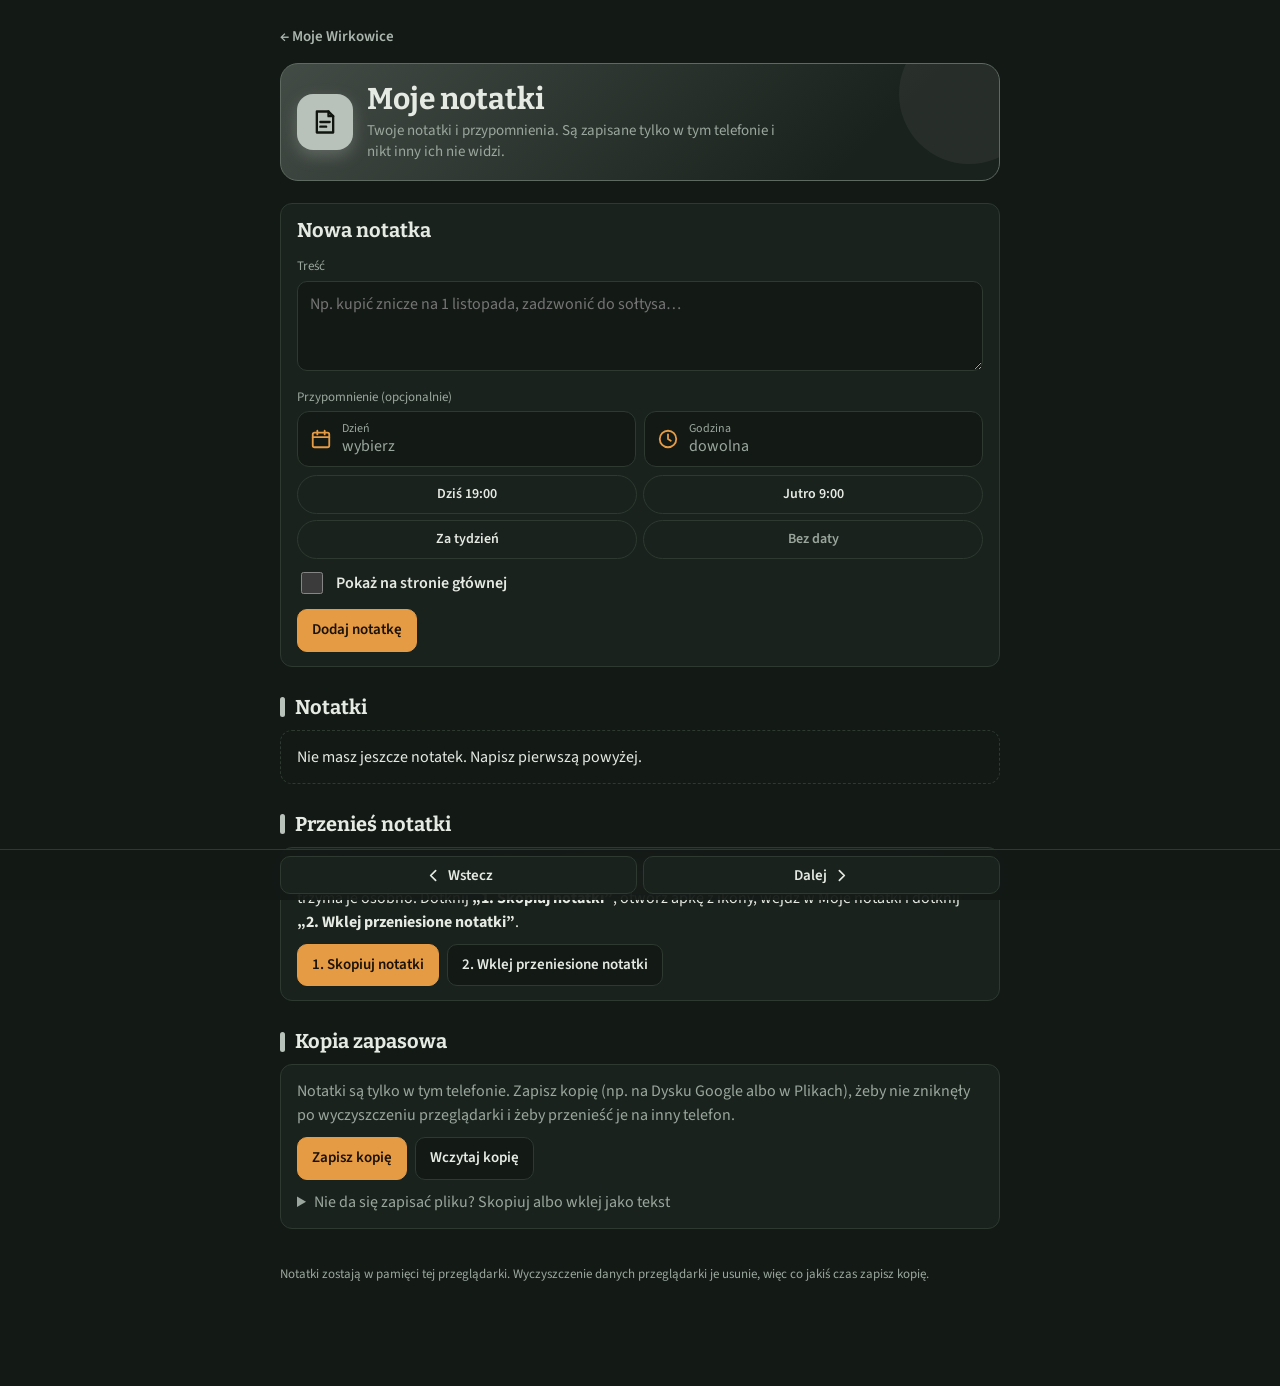
<file: notatki.html>
<!doctype html>
<html lang="pl">
<head>
<meta charset="utf-8">
<meta name="viewport" content="width=device-width,initial-scale=1,viewport-fit=cover">
<meta name="robots" content="noindex,nofollow">
<meta name="theme-color" content="#131915">
<link rel="manifest" href="manifest.json">
<link rel="icon" href="ikona-192.png" type="image/png">
<link rel="apple-touch-icon" href="ikona-180.png">
<meta name="apple-mobile-web-app-capable" content="yes">
<meta name="apple-mobile-web-app-title" content="Wirkowice">
<link rel="apple-touch-startup-image" media="screen and (device-width: 440px) and (device-height: 956px) and (-webkit-device-pixel-ratio: 3) and (orientation: portrait)" href="splash-1320x2868.png">
<link rel="apple-touch-startup-image" media="screen and (device-width: 402px) and (device-height: 874px) and (-webkit-device-pixel-ratio: 3) and (orientation: portrait)" href="splash-1206x2622.png">
<link rel="apple-touch-startup-image" media="screen and (device-width: 430px) and (device-height: 932px) and (-webkit-device-pixel-ratio: 3) and (orientation: portrait)" href="splash-1290x2796.png">
<link rel="apple-touch-startup-image" media="screen and (device-width: 393px) and (device-height: 852px) and (-webkit-device-pixel-ratio: 3) and (orientation: portrait)" href="splash-1179x2556.png">
<link rel="apple-touch-startup-image" media="screen and (device-width: 390px) and (device-height: 844px) and (-webkit-device-pixel-ratio: 3) and (orientation: portrait)" href="splash-1170x2532.png">
<link rel="apple-touch-startup-image" media="screen and (device-width: 428px) and (device-height: 926px) and (-webkit-device-pixel-ratio: 3) and (orientation: portrait)" href="splash-1284x2778.png">
<link rel="apple-touch-startup-image" media="screen and (device-width: 375px) and (device-height: 812px) and (-webkit-device-pixel-ratio: 3) and (orientation: portrait)" href="splash-1125x2436.png">
<link rel="apple-touch-startup-image" media="screen and (device-width: 414px) and (device-height: 896px) and (-webkit-device-pixel-ratio: 2) and (orientation: portrait)" href="splash-828x1792.png">
<link rel="apple-touch-startup-image" media="screen and (device-width: 414px) and (device-height: 896px) and (-webkit-device-pixel-ratio: 3) and (orientation: portrait)" href="splash-1242x2688.png">
<link rel="apple-touch-startup-image" media="screen and (device-width: 375px) and (device-height: 667px) and (-webkit-device-pixel-ratio: 2) and (orientation: portrait)" href="splash-750x1334.png">
<link rel="apple-touch-startup-image" media="screen and (device-width: 414px) and (device-height: 736px) and (-webkit-device-pixel-ratio: 3) and (orientation: portrait)" href="splash-1242x2208.png">
<link rel="apple-touch-startup-image" media="screen and (device-width: 420px) and (device-height: 912px) and (-webkit-device-pixel-ratio: 3) and (orientation: portrait)" href="splash-1260x2736.png">
<style>body{margin:0}[hidden]{display:none!important}</style>
<script src="ustawienia.js"></script>
<script>if("serviceWorker" in navigator) addEventListener("load",()=>navigator.serviceWorker.register("sw.js").catch(()=>{}));</script>
</head>
<body>
<title>Moje notatki · Moje Wirkowice</title>
<meta name="claude:viewport-fit-sides" content="cover">
<link rel="preconnect" href="https://fonts.googleapis.com">
<link rel="preconnect" href="https://fonts.gstatic.com" crossorigin>
<link rel="stylesheet" href="https://fonts.googleapis.com/css2?family=Bitter:wght@500;700&family=Source+Sans+3:wght@400;600;700&display=swap">
<link rel="stylesheet" href="wspolne.css">
<style>
.form{display:flex;flex-direction:column;gap:10px}
.form textarea{font:inherit;font-size:16px;padding:10px 12px;border-radius:10px;border:1px solid var(--line);background:var(--bg);color:var(--fg);width:100%;box-sizing:border-box;min-height:90px;resize:vertical}
.form textarea:focus{outline:2px solid var(--accent);outline-offset:1px}
/* data i godzina: własny wygląd pola (ikona, podpis, „wybierz…”), prawdziwy kalendarz telefonu pod spodem */
.row2{display:grid;grid-template-columns:minmax(0,1fr) minmax(0,1fr);gap:8px}
.pole{position:relative;display:flex;align-items:center;gap:10px;min-width:0;min-height:56px;padding:6px 12px;box-sizing:border-box;
  border-radius:12px;border:1px solid var(--line);background:var(--bg);overflow:hidden}
.pole:focus-within{outline:2px solid var(--accent);outline-offset:1px}
.pole svg{width:22px;height:22px;flex:none;color:var(--accent)}
.pole .opis{display:flex;flex-direction:column;min-width:0;line-height:1.2}
.pole .opis small{font-size:12px;color:var(--muted)}
.pole .opis b{font-size:16px;font-weight:600;white-space:nowrap;overflow:hidden;text-overflow:ellipsis}
.pole .opis b.puste{color:var(--muted);font-weight:400}
.pole input{position:absolute;inset:0;width:100%;height:100%;opacity:0;cursor:pointer;-webkit-appearance:none;appearance:none;border:0;margin:0;font-size:16px}
.szybkie{display:grid;grid-template-columns:minmax(0,1fr) minmax(0,1fr);gap:6px;margin-top:8px}
.szybkie button{font:inherit;font-size:14px;font-weight:600;padding:8px 10px;border-radius:999px;white-space:nowrap;overflow:hidden;text-overflow:ellipsis;border:1px solid var(--line);background:var(--panel);color:var(--fg);cursor:pointer}
.szybkie button:focus-visible{outline:2px solid var(--accent);outline-offset:2px}
.szybkie button.bez{color:var(--muted)}
/* duży tekst albo bardzo wąski ekran: dzień i godzina jedno pod drugim */
html[data-duze] .row2{grid-template-columns:minmax(0,1fr)}
@media (max-width:340px){ .row2{grid-template-columns:minmax(0,1fr)} }
.lab{font-size:13px;color:var(--muted);display:block;margin-bottom:4px}
.check{display:flex;align-items:center;gap:10px;font-weight:600;cursor:pointer}
.check input{width:22px;height:22px;accent-color:var(--accent)}
.note{display:flex;gap:12px;align-items:flex-start}
.note .tick{width:24px;height:24px;margin-top:2px;flex:none;accent-color:var(--green)}
.note .body{flex:1;min-width:0}
.note .txt{margin:0;white-space:pre-wrap;word-wrap:break-word}
.note.done .txt{text-decoration:line-through;color:var(--muted)}
.note .meta{display:flex;gap:6px;flex-wrap:wrap;margin-top:6px}
.chip{font-size:12px;font-weight:700;padding:2px 8px;border-radius:999px;background:var(--green-soft);color:var(--green)}
.chip.due{background:var(--accent);color:var(--on-accent)}
.mini{font-size:14px;padding:7px 11px}
.kal{margin-top:8px;padding-top:8px;border-top:1px dashed var(--line)}
.kal-uw{margin:0 0 6px;font-size:14px;padding:8px 10px;border-radius:10px;background:var(--accent-soft);color:var(--fg)}
.kal-lista{display:flex;flex-direction:column;gap:6px;align-items:stretch}
.kal-lista .btn{justify-content:center;text-align:center}
.kal-op{margin:6px 0 0;font-size:14px}
.kal-op:empty{display:none}
</style>

<main class="wrap h-szary">
  <a class="back" href="index.html">← Moje Wirkowice</a>
  <header class="naglowek">
    <span class="ic" aria-hidden="true"><svg viewBox="0 0 24 24" fill="none" stroke="currentColor" stroke-width="2" stroke-linecap="round" stroke-linejoin="round"><path d="M5 3h10l4 4v14H5z"/><path d="M15 3v4h4M8 12h8M8 16h5"/></svg></span>
    <div><h1>Moje notatki</h1><p class="lead">Twoje notatki i przypomnienia. Są zapisane tylko w tym telefonie i nikt inny ich nie widzi.</p></div>
  </header>

  <form class="card form" id="form" autocomplete="off">
    <h2 id="formTyt">Nowa notatka</h2>
    <div><label class="lab" for="tekst">Treść</label>
      <textarea id="tekst" placeholder="Np. kupić znicze na 1 listopada, zadzwonić do sołtysa…" required></textarea></div>
    <div><span class="lab">Przypomnienie (opcjonalnie)</span>
      <div class="row2">
        <label class="pole"><svg viewBox="0 0 24 24" fill="none" stroke="currentColor" stroke-width="2" stroke-linecap="round" stroke-linejoin="round" aria-hidden="true"><rect x="3" y="5" width="18" height="16" rx="2"/><path d="M3 10h18M8 3v4M16 3v4"/></svg>
          <span class="opis"><small>Dzień</small><b id="dataTxt" class="puste">wybierz</b></span>
          <input type="date" id="data" aria-label="Dzień przypomnienia"></label>
        <label class="pole"><svg viewBox="0 0 24 24" fill="none" stroke="currentColor" stroke-width="2" stroke-linecap="round" stroke-linejoin="round" aria-hidden="true"><circle cx="12" cy="12" r="9"/><path d="M12 7v5l3 2"/></svg>
          <span class="opis"><small>Godzina</small><b id="godzTxt" class="puste">dowolna</b></span>
          <input type="time" id="godz" aria-label="Godzina przypomnienia"></label>
      </div>
      <div class="szybkie" aria-label="Szybki wybór">
        <button type="button" data-q="wieczor">Dziś 19:00</button>
        <button type="button" data-q="jutro">Jutro 9:00</button>
        <button type="button" data-q="tydzien">Za tydzień</button>
        <button type="button" data-q="bez" class="bez">Bez daty</button>
      </div></div>
    <label class="check"><input type="checkbox" id="naGl"> Pokaż na stronie głównej</label>
    <div class="btns" style="margin-top:2px">
      <button class="btn primary" type="submit" id="bZapisz">Dodaj notatkę</button>
      <button class="btn" type="button" id="bAnuluj" hidden>Anuluj</button>
    </div>
    <p class="muted" id="formMsg" style="margin:0" hidden></p>
  </form>

  <section class="section">
    <h2>Notatki</h2>
    <div class="list" id="lista"></div>
  </section>

  <section class="section" id="przenies">
    <h2>Przenieś notatki</h2>
    <div class="card">
      <p style="margin:0" id="przeniesOpis"></p>
      <div class="btns">
        <button class="btn primary" type="button" id="bPrzenKopiuj">1. Skopiuj notatki</button>
        <button class="btn" type="button" id="bPrzenWklej">2. Wklej przeniesione notatki</button>
      </div>
      <p id="przenMsg" style="margin:10px 0 0;font-weight:600" hidden></p>
    </div>
  </section>

  <section class="section">
    <h2>Kopia zapasowa</h2>
    <div class="card">
      <p class="muted" style="margin:0">Notatki są tylko w tym telefonie. Zapisz kopię (np. na Dysku Google albo w Plikach), żeby nie zniknęły po wyczyszczeniu przeglądarki i żeby przenieść je na inny telefon.</p>
      <div class="btns">
        <button class="btn primary" type="button" id="bKopia">Zapisz kopię</button>
        <button class="btn" type="button" id="bWczytaj">Wczytaj kopię</button>
        <input type="file" id="plikKopii" accept=".json,application/json,text/plain" hidden>
      </div>
      <details style="margin-top:10px">
        <summary class="muted" style="cursor:pointer">Nie da się zapisać pliku? Skopiuj albo wklej jako tekst</summary>
        <div class="btns"><button class="btn mini" type="button" id="bKopiujTekst">Skopiuj notatki jako tekst</button></div>
        <label class="lab" for="wklej" style="margin-top:10px">Wklej tu skopiowany tekst kopii:</label>
        <textarea id="wklej" style="width:100%;box-sizing:border-box;min-height:70px;font:inherit;font-size:14px;padding:8px 10px;border-radius:10px;border:1px solid var(--line);background:var(--bg);color:var(--fg)"></textarea>
        <div class="btns"><button class="btn mini" type="button" id="bWklej">Wczytaj z tekstu</button></div>
      </details>
      <p id="kopiaMsg" style="margin:10px 0 0;font-weight:600" hidden></p>
    </div>
  </section>

  <footer>Notatki zostają w pamięci tej przeglądarki. Wyczyszczenie danych przeglądarki je usunie, więc co jakiś czas zapisz kopię.</footer>
</main>

<script src="dane.js"></script>
<script>
const $=id=>document.getElementById(id);
let edytowana=null;
const iOS=/iPhone|iPad|iPod/.test(navigator.userAgent)||(navigator.platform==="MacIntel"&&navigator.maxTouchPoints>1);

function render(){
  const l=notatki().sort((a,b)=>(a.zrobione-b.zrobione)||((kiedyNotatki(a.kiedy)?.d||9e15)-(kiedyNotatki(b.kiedy)?.d||9e15))||(b.utworzono-a.utworzono));
  $("lista").innerHTML = l.length ? l.map(n=>`
    <article class="card note${n.zrobione?" done":""}" data-id="${n.id}">
      <input type="checkbox" class="tick" ${n.zrobione?"checked":""} aria-label="Zrobione">
      <div class="body">
        <p class="txt">${esc(n.tekst)}</p>
        <div class="meta">
          ${n.kiedy?`<span class="chip${naCzasie(n)?" due":""}">⏰ ${esc(opisKiedy(n.kiedy))}</span>`:""}
          ${n.naGlownej?`<span class="chip">na stronie głównej</span>`:""}
        </div>
        <div class="btns">
          ${n.kiedy&&!n.zrobione?`<button class="btn mini" data-a="kal">Dodaj do kalendarza</button>`:""}
          <button class="btn mini" data-a="edytuj">Edytuj</button>
          <button class="btn mini" data-a="usun">Usuń</button>
        </div>
      </div>
    </article>`).join("")
    : `<div class="card empty"><p style="margin:0">Nie masz jeszcze notatek. Napisz pierwszą powyżej.</p></div>`;
}

function wyczyscForm(){ edytowana=null; $("form").reset(); pokazPola(); $("formTyt").textContent="Nowa notatka"; $("bZapisz").textContent="Dodaj notatkę"; $("bAnuluj").hidden=true; }
$("form").addEventListener("submit",e=>{
  e.preventDefault();
  const tekst=$("tekst").value.trim(); if(!tekst) return;
  const kiedy=$("data").value ? $("data").value+($("godz").value?"T"+$("godz").value:"") : "";
  const l=notatki();
  if(edytowana){ const n=l.find(x=>x.id===edytowana); if(n) Object.assign(n,{tekst,kiedy,naGlownej:$("naGl").checked}); }
  else l.push({id:Date.now().toString(36)+Math.random().toString(36).slice(2,6),tekst,kiedy,naGlownej:$("naGl").checked,zrobione:false,utworzono:Date.now()});
  const ok=zapiszNotatki(l);
  $("formMsg").hidden=false;
  $("formMsg").textContent = ok ? (edytowana?"Zapisano zmiany.":"Dodano notatkę.")+(kiedy?" Dotknij „Dodaj do kalendarza”, żeby telefon przypomniał ci o niej, nawet gdy apka jest zamknięta.":"")
                                : "Nie udało się zapisać: ta przeglądarka nie pozwala zapamiętywać danych (np. tryb prywatny).";
  wyczyscForm(); render();
});
$("bAnuluj").onclick=()=>{ wyczyscForm(); $("formMsg").hidden=true; };
// Podpisy w polach daty i godziny (telefon nie pokazuje nic w pustym polu)
const isoDzien=d=>`${d.getFullYear()}-${String(d.getMonth()+1).padStart(2,"0")}-${String(d.getDate()).padStart(2,"0")}`;
function pokazPola(){
  const d=$("data").value, g=$("godz").value;
  const k=d?kiedyNotatki(d):null;
  $("dataTxt").textContent = k ? kiedy(k.d) : "wybierz"; $("dataTxt").classList.toggle("puste",!d);
  $("godzTxt").textContent = g || (d?"cały dzień":"dowolna"); $("godzTxt").classList.toggle("puste",!g);
}
$("data").addEventListener("input",pokazPola); $("data").addEventListener("change",pokazPola);
// godzina bez daty → podpowiedz dzisiejszą datę
$("godz").addEventListener("change",()=>{ if($("godz").value&&!$("data").value) $("data").value=isoDzien(new Date()); pokazPola(); });
$("godz").addEventListener("input",pokazPola);
// dotknięcie gdziekolwiek w polu otwiera kalendarz / zegar telefonu
["data","godz"].forEach(id=>$(id).addEventListener("click",function(){ try{ this.showPicker(); }catch(e){} }));
// Szybki wybór
document.querySelector(".szybkie").addEventListener("click",e=>{
  const b=e.target.closest("button[data-q]"); if(!b) return;
  const d=new Date();
  if(b.dataset.q==="wieczor"){ $("data").value=isoDzien(d); $("godz").value="19:00"; }
  if(b.dataset.q==="jutro"){ d.setDate(d.getDate()+1); $("data").value=isoDzien(d); $("godz").value="09:00"; }
  if(b.dataset.q==="tydzien"){ d.setDate(d.getDate()+7); $("data").value=isoDzien(d); $("godz").value="09:00"; }
  if(b.dataset.q==="bez"){ $("data").value=""; $("godz").value=""; }
  pokazPola();
});

$("lista").addEventListener("change",e=>{
  if(!e.target.classList.contains("tick")) return;
  const id=e.target.closest(".note").dataset.id, l=notatki(), n=l.find(x=>x.id===id);
  if(n){ n.zrobione=e.target.checked; zapiszNotatki(l); render(); }
});
$("lista").addEventListener("click",e=>{
  const b=e.target.closest("button[data-a]"); if(!b) return;
  const art=b.closest(".note"), id=art.dataset.id, l=notatki(), n=l.find(x=>x.id===id); if(!n) return;
  if(b.dataset.a==="usun"){
    if(b.dataset.potw!=="1"){ b.dataset.potw="1"; b.textContent="Na pewno usunąć?"; b.classList.add("primary"); return; }   // potwierdzenie w przycisku
    zapiszNotatki(l.filter(x=>x.id!==id)); render();
  }
  if(b.dataset.a==="edytuj"){
    edytowana=id; $("tekst").value=n.tekst; const [d,g]=(n.kiedy||"").split("T"); $("data").value=d||""; $("godz").value=g||"";
    $("naGl").checked=!!n.naGlownej; pokazPola(); $("formTyt").textContent="Edytuj notatkę"; $("bZapisz").textContent="Zapisz zmiany"; $("bAnuluj").hidden=false;
    $("form").scrollIntoView({behavior:"smooth",block:"start"}); $("tekst").focus();
  }
  if(b.dataset.a==="kal") doKalendarza(n, art);
});

// Przypomnienie w kalendarzu telefonu. Pod notatką rozwija się wybór:
//  • „Kalendarz iPhone'a” — otwiera plik wydarzenia (.ics) bezpośrednio, Safari pokazuje „Dodaj do kalendarza”,
//  • „Kalendarz Google” — zwykły link, działa w każdej przeglądarce (konto Google).
// Przeglądarka wbudowana w Messengera/Facebooka blokuje pliki — wtedy podpowiadamy otwarcie w Safari.
const wApce=/FBAN|FBAV|FB_IAB|FBIOS|Messenger|Instagram|Line\//i.test(navigator.userAgent);
function kalendarzDane(n){
  const k=kiedyNotatki(n.kiedy); if(!k) return null;
  const p=x=>String(x).padStart(2,"0"), ymd=d=>`${d.getFullYear()}${p(d.getMonth()+1)}${p(d.getDate())}`, hms=d=>`T${p(d.getHours())}${p(d.getMinutes())}00`;
  const tytul=n.tekst.split("\n")[0].slice(0,80);
  let start, koniec;
  if(k.godzina){ const e=new Date(k.d.getTime()+30*60e3); start=ymd(k.d)+hms(k.d); koniec=ymd(e)+hms(e); }
  else { const e=new Date(k.d); e.setDate(e.getDate()+1); start=ymd(k.d); koniec=ymd(e); }
  const tx=s=>s.replace(/\\/g,"\\\\").replace(/\n/g,"\\n").replace(/[,;]/g,"\\$&");
  const dt=k.godzina?`DTSTART:${start}\r\nDTEND:${koniec}`:`DTSTART;VALUE=DATE:${start}\r\nDTEND;VALUE=DATE:${koniec}`;
  const ics=["BEGIN:VCALENDAR","VERSION:2.0","PRODID:-//Moje Wirkowice//PL","CALSCALE:GREGORIAN","BEGIN:VEVENT",`UID:${n.id}@moje-wirkowice`,
    `DTSTAMP:${ymd(new Date())}${hms(new Date())}`,dt,`SUMMARY:${tx(tytul)}`,`DESCRIPTION:${tx(n.tekst)}`,
    "BEGIN:VALARM","ACTION:DISPLAY","DESCRIPTION:Przypomnienie",k.godzina?"TRIGGER:-PT0M":"TRIGGER:PT9H","END:VALARM","END:VEVENT","END:VCALENDAR"].join("\r\n");
  const q=new URLSearchParams({action:"TEMPLATE",text:tytul,dates:`${start}/${koniec}`,details:n.tekst,ctz:"Europe/Warsaw"});
  return {ics, google:"https://calendar.google.com/calendar/render?"+q.toString()};
}
// Rozpoznanie telefonu
const android=/Android/i.test(navigator.userAgent);
const standalone=window.matchMedia("(display-mode: standalone)").matches||navigator.standalone===true;   // apka z ekranu głównego
async function kopiuj(t){ try{ await navigator.clipboard.writeText(t); return true; }catch(e){ return false; } }

function doKalendarza(n, art){
  const d=kalendarzDane(n); if(!d) return;
  let box=art.querySelector(".kal"); if(box){ box.remove(); return; }   // drugi raz chowa wybór
  box=document.createElement("div"); box.className="kal";
  const k=kiedyNotatki(n.kiedy);
  let html="";
  if(wApce) html+=`<p class="kal-uw"><strong>Otwierasz apkę w Messengerze.</strong> On blokuje kalendarz. Dotknij <b>⋯</b> u góry ekranu → <b>Otwórz w ${iOS?"Safari":"przeglądarce"}</b> i spróbuj tam.</p>`;
  if(iOS){
    html+=`<p class="kal-op">Wybierz sposób:</p><div class="kal-lista">
      ${!standalone?`<button type="button" class="btn mini primary" data-k="ics">1. Dodaj do Kalendarza iPhone'a</button>`:""}
      <button type="button" class="btn mini${standalone?" primary":""}" data-k="calshow">${standalone?"1":"2"}. Otwórz Kalendarz na ten dzień</button>
      <a class="btn mini" href="${esc(d.google)}" target="_blank" rel="noopener">${standalone?"2":"3"}. Kalendarz Google</a></div>
      <p class="kal-op muted" id="kalMsg-${n.id}"></p>`;
  } else {
    html+=`<div class="kal-lista">
      <a class="btn mini primary" href="${esc(d.google)}" target="_blank" rel="noopener">Dodaj do Kalendarza Google</a>
      <button type="button" class="btn mini" data-k="plik">Pobierz plik do kalendarza</button></div>
      <p class="kal-op muted">${android?"Kalendarz Google jest w każdym Androidzie: wydarzenie pojawi się w telefonie z przypomnieniem.":"Otworzy się Kalendarz Google z gotowym wydarzeniem."}</p>`;
  }
  box.innerHTML=html;
  art.querySelector(".body").appendChild(box);
  const msg=t=>{ const m=box.querySelector(".kal-op.muted"); if(m) m.innerHTML=t; };
  // iPhone, Safari: plik wydarzenia jako „kalendarz” — Safari pyta „Dodaj do kalendarza?”
  box.querySelector('[data-k="ics"]')?.addEventListener("click",()=>{
    const url=URL.createObjectURL(new Blob([d.ics],{type:"text/calendar;charset=utf-8"}));
    location.assign(url);
    msg("Jeśli nic się nie pokazało, wybierz sposób 2: działa zawsze.");
  });
  // iPhone: otwórz aplikację Kalendarz na właściwym dniu (adres calshow:), treść notatki w schowku do wklejenia
  box.querySelector('[data-k="calshow"]')?.addEventListener("click",async()=>{
    const ok=await kopiuj(n.tekst);
    const sek=Math.round((k.d.getTime()-Date.UTC(2001,0,1))/1000);
    msg(`${ok?"Treść notatki jest skopiowana. ":""}W Kalendarzu dotknij <b>+</b>, ${ok?"wklej tytuł":"wpisz tytuł"}, ustaw godzinę${k.godzina?" "+esc(opisKiedy(n.kiedy).split(", ").pop()):""} i w polu <b>Alert</b> wybierz „W chwili wydarzenia”.`);
    location.href="calshow:"+sek;
  });
  // Android / komputer: plik .ics do pobrania (otwiera się w aplikacji kalendarza)
  box.querySelector('[data-k="plik"]')?.addEventListener("click",()=>{
    const a=document.createElement("a"); a.href=URL.createObjectURL(new Blob([d.ics],{type:"text/calendar;charset=utf-8"}));
    a.download="przypomnienie.ics"; document.body.appendChild(a); a.click(); a.remove();
    msg("Plik jest w Pobranych. Dotknij go, żeby dodać wydarzenie do kalendarza.");
  });
}
// ===== Kopia zapasowa notatek =====
const kMsg=(t,blad)=>{ const m=$("kopiaMsg"); m.hidden=false; m.textContent=t; m.style.color=blad?"var(--alarm)":"var(--green)"; };
const dzisiaj=()=>{ const d=new Date(); return `${d.getFullYear()}-${String(d.getMonth()+1).padStart(2,"0")}-${String(d.getDate()).padStart(2,"0")}`; };
const tekstKopii=()=>JSON.stringify({aplikacja:"Moje Wirkowice", rodzaj:"notatki", zapisano:new Date().toISOString(), notatki:notatki()}, null, 1);
$("bKopia").onclick=async()=>{
  const l=notatki(); if(!l.length){ kMsg("Nie masz jeszcze notatek do zapisania.",true); return; }
  const nazwa=`moje-wirkowice-notatki-${dzisiaj()}.json`, plik=new File([tekstKopii()],nazwa,{type:"application/json"});
  // telefon: okno „Udostępnij” (Zapisz w Plikach, Dysk Google, wyślij sobie) — działa też na iPhonie
  try{ if(navigator.canShare&&navigator.canShare({files:[plik]})){ await navigator.share({files:[plik],title:"Kopia notatek"}); kMsg(`Kopia gotowa (${l.length} notatek).`); return; } }
  catch(e){ if(e&&e.name==="AbortError") return; }
  // komputer: zwykłe pobranie pliku
  try{ const a=document.createElement("a"); a.href=URL.createObjectURL(plik); a.download=nazwa; document.body.appendChild(a); a.click(); a.remove();
    kMsg(`Zapisano plik ${nazwa} (${l.length} notatek) w Pobranych.`); }
  catch(e){ kMsg("Nie udało się zapisać pliku. Użyj „Skopiuj notatki jako tekst” poniżej.",true); }
};
$("bKopiujTekst").onclick=async()=>{
  try{ await navigator.clipboard.writeText(tekstKopii()); kMsg("Skopiowano. Wklej to np. w notatkę w telefonie albo wiadomość do siebie."); }
  catch(e){ $("wklej").value=tekstKopii(); $("wklej").select(); kMsg("Zaznaczyłem tekst kopii w polu poniżej: skopiuj go ręcznie.",false); }
};
// Wczytanie: notatki z kopii są DOKLEJANE do obecnych (te same notatki się nie dublują)
function wczytajKopie(tekst){
  let dane; try{ dane=JSON.parse(tekst); }catch(e){ kMsg("To nie jest plik kopii notatek z tej apki.",true); return; }
  const z=Array.isArray(dane)?dane:dane&&Array.isArray(dane.notatki)?dane.notatki:null;
  if(!z){ kMsg("W tym pliku nie ma notatek.",true); return; }
  const l=notatki(), ids=new Set(l.map(n=>n.id)); let nowe=0;
  for(const n of z){ if(!n||typeof n.tekst!=="string") continue;
    const czysta={id:String(n.id||Date.now().toString(36)+Math.random().toString(36).slice(2,6)), tekst:n.tekst.slice(0,5000),
      kiedy:typeof n.kiedy==="string"?n.kiedy:"", naGlownej:!!n.naGlownej, zrobione:!!n.zrobione, utworzono:+n.utworzono||Date.now()};
    if(ids.has(czysta.id)) continue; l.push(czysta); ids.add(czysta.id); nowe++; }
  if(!zapiszNotatki(l)){ kMsg("Nie udało się zapisać notatek w tej przeglądarce.",true); return; }
  render(); kMsg(nowe?`Wczytano ${nowe} ${nowe===1?"notatkę":nowe<5?"notatki":"notatek"}.`:"Wszystkie notatki z kopii już tu są.");
}
// ===== Przeniesienie: przeglądarka ↔ apka z ikony (na iPhonie mają osobną pamięć) =====
(()=>{
  const zIkony=matchMedia("(display-mode: standalone)").matches||navigator.standalone===true;
  $("przeniesOpis").innerHTML=zIkony
    ? "Notatki zapisane wcześniej w przeglądarce (Safari, Chrome) <b>nie przechodzą same</b> do apki z ikony, bo telefon trzyma je osobno. Otwórz Moje Wirkowice w przeglądarce, wejdź w Moje notatki i dotknij <b>„1. Skopiuj notatki”</b>. Potem wróć tutaj i dotknij <b>„2. Wklej przeniesione notatki”</b>."
    : "Notatki zapisane tutaj, w przeglądarce, <b>nie pojawią się same</b> w apce z ikony na ekranie, bo telefon trzyma je osobno. Dotknij <b>„1. Skopiuj notatki”</b>, otwórz apkę z ikony, wejdź w Moje notatki i dotknij <b>„2. Wklej przeniesione notatki”</b>.";
  const pMsg=(t,blad)=>{ const m=$("przenMsg"); m.hidden=false; m.textContent=t; m.style.color=blad?"var(--alarm)":"var(--green)"; };
  $("bPrzenKopiuj").onclick=async()=>{
    const l=notatki(); if(!l.length){ pMsg("Tu nie ma jeszcze żadnych notatek do przeniesienia.",true); return; }
    try{ await navigator.clipboard.writeText(tekstKopii()); pMsg(`Skopiowano ${l.length} ${l.length===1?"notatkę":l.length<5?"notatki":"notatek"}. Teraz otwórz ${zIkony?"apkę w przeglądarce":"apkę z ikony"} i dotknij „2. Wklej przeniesione notatki”.`); }
    catch(e){ pMsg("Telefon nie pozwolił skopiować. Użyj „Kopia zapasowa” poniżej.",true); }
  };
  $("bPrzenWklej").onclick=async()=>{
    let t=""; try{ t=await navigator.clipboard.readText(); }catch(e){}
    if(t&&t.includes('"notatki"')){ wczytajKopie(t); const m=$("kopiaMsg"); pMsg(m.textContent, m.style.color==="var(--alarm)"); return; }
    // brak dostępu do schowka albo w nim coś innego — pole do ręcznego wklejenia
    const d=document.querySelector("#wklej").closest("details"); d.open=true; $("wklej").focus();
    pMsg("Przytrzymaj palec w polu poniżej, wybierz „Wklej”, a potem „Wczytaj z tekstu”.",false);
    d.scrollIntoView({block:"center"});
  };
})();
$("bWczytaj").onclick=()=>$("plikKopii").click();
$("plikKopii").onchange=e=>{ const f=e.target.files[0]; if(!f) return; f.text().then(wczytajKopie); e.target.value=""; };
$("bWklej").onclick=()=>{ const t=$("wklej").value.trim(); if(t) wczytajKopie(t); };

render(); pokazPola();
</script>

</body>
</html>
</file>
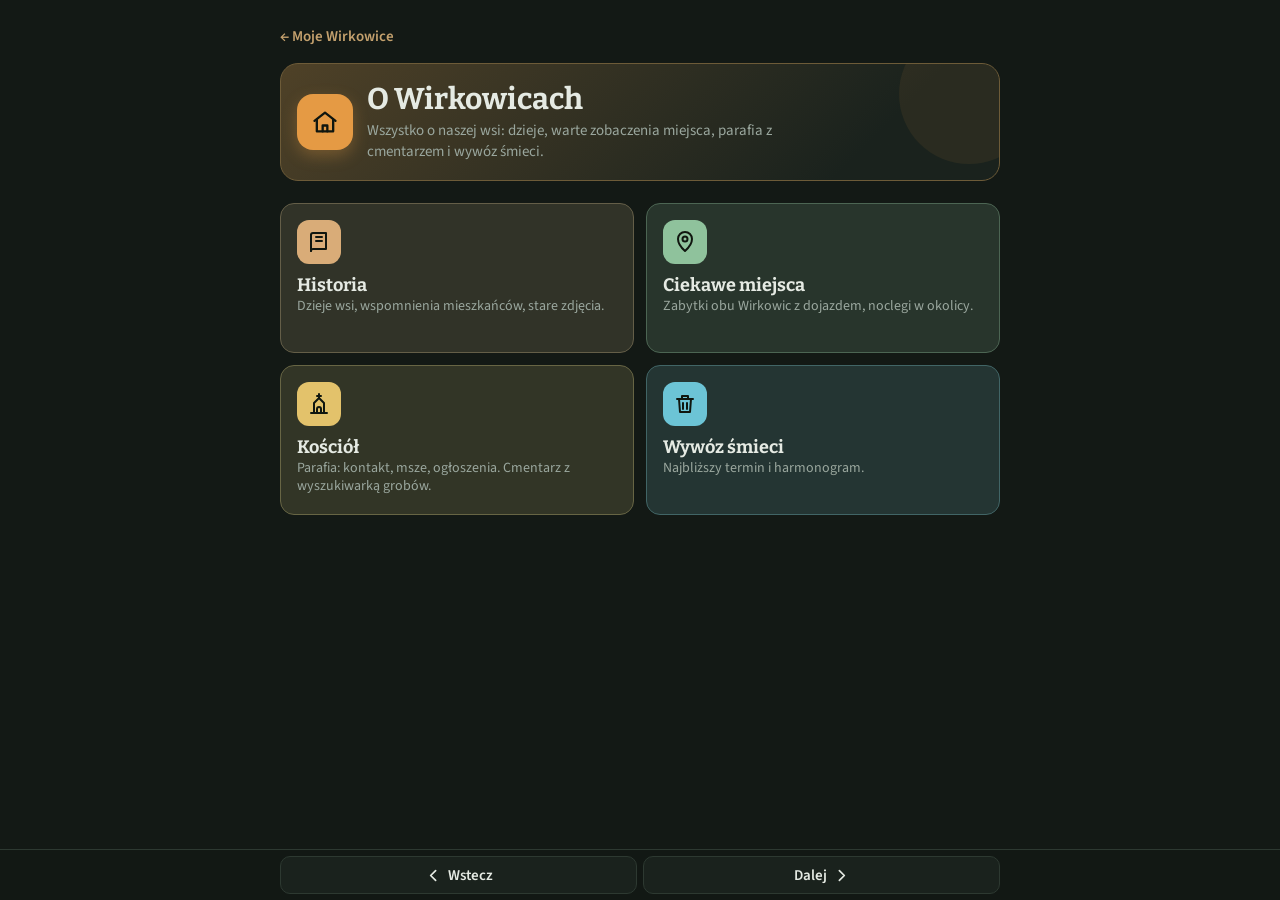
<file: o-wirkowicach.html>
<!doctype html>
<html lang="pl">
<head>
<meta charset="utf-8">
<meta name="viewport" content="width=device-width,initial-scale=1,viewport-fit=cover">
<meta name="robots" content="noindex,nofollow">
<meta name="theme-color" content="#131915">
<link rel="manifest" href="manifest.json">
<link rel="icon" href="ikona-192.png" type="image/png">
<link rel="apple-touch-icon" href="ikona-180.png">
<meta name="apple-mobile-web-app-capable" content="yes">
<meta name="apple-mobile-web-app-title" content="Wirkowice">
<link rel="apple-touch-startup-image" media="screen and (device-width: 440px) and (device-height: 956px) and (-webkit-device-pixel-ratio: 3) and (orientation: portrait)" href="splash-1320x2868.png">
<link rel="apple-touch-startup-image" media="screen and (device-width: 402px) and (device-height: 874px) and (-webkit-device-pixel-ratio: 3) and (orientation: portrait)" href="splash-1206x2622.png">
<link rel="apple-touch-startup-image" media="screen and (device-width: 430px) and (device-height: 932px) and (-webkit-device-pixel-ratio: 3) and (orientation: portrait)" href="splash-1290x2796.png">
<link rel="apple-touch-startup-image" media="screen and (device-width: 393px) and (device-height: 852px) and (-webkit-device-pixel-ratio: 3) and (orientation: portrait)" href="splash-1179x2556.png">
<link rel="apple-touch-startup-image" media="screen and (device-width: 390px) and (device-height: 844px) and (-webkit-device-pixel-ratio: 3) and (orientation: portrait)" href="splash-1170x2532.png">
<link rel="apple-touch-startup-image" media="screen and (device-width: 428px) and (device-height: 926px) and (-webkit-device-pixel-ratio: 3) and (orientation: portrait)" href="splash-1284x2778.png">
<link rel="apple-touch-startup-image" media="screen and (device-width: 375px) and (device-height: 812px) and (-webkit-device-pixel-ratio: 3) and (orientation: portrait)" href="splash-1125x2436.png">
<link rel="apple-touch-startup-image" media="screen and (device-width: 414px) and (device-height: 896px) and (-webkit-device-pixel-ratio: 2) and (orientation: portrait)" href="splash-828x1792.png">
<link rel="apple-touch-startup-image" media="screen and (device-width: 414px) and (device-height: 896px) and (-webkit-device-pixel-ratio: 3) and (orientation: portrait)" href="splash-1242x2688.png">
<link rel="apple-touch-startup-image" media="screen and (device-width: 375px) and (device-height: 667px) and (-webkit-device-pixel-ratio: 2) and (orientation: portrait)" href="splash-750x1334.png">
<link rel="apple-touch-startup-image" media="screen and (device-width: 414px) and (device-height: 736px) and (-webkit-device-pixel-ratio: 3) and (orientation: portrait)" href="splash-1242x2208.png">
<link rel="apple-touch-startup-image" media="screen and (device-width: 420px) and (device-height: 912px) and (-webkit-device-pixel-ratio: 3) and (orientation: portrait)" href="splash-1260x2736.png">
<style>body{margin:0}[hidden]{display:none!important}</style>
<script src="ustawienia.js"></script>
<script>if("serviceWorker" in navigator) addEventListener("load",()=>navigator.serviceWorker.register("sw.js").catch(()=>{}));</script>
</head>
<body>
<title>O Wirkowicach · Moje Wirkowice</title>
<meta name="claude:viewport-fit-sides" content="cover">
<link rel="preconnect" href="https://fonts.googleapis.com">
<link rel="preconnect" href="https://fonts.gstatic.com" crossorigin>
<link rel="stylesheet" href="https://fonts.googleapis.com/css2?family=Bitter:wght@500;700&family=Source+Sans+3:wght@400;600;700&display=swap">
<link rel="stylesheet" href="wspolne.css">

<main class="wrap h-burs">
  <a class="back" href="index.html">← Moje Wirkowice</a>
  <header class="naglowek">
    <span class="ic" aria-hidden="true"><svg viewBox="0 0 24 24" fill="none" stroke="currentColor" stroke-width="2" stroke-linecap="round" stroke-linejoin="round"><path d="M3 11l9-7 9 7"/><path d="M5 10v10h14V10"/><path d="M10 20v-5h4v5"/></svg></span>
    <div><h1>O Wirkowicach</h1><p class="lead">Wszystko o naszej wsi: dzieje, warte zobaczenia miejsca, parafia z cmentarzem i wywóz śmieci.</p></div>
  </header>

  <nav class="tiles kolor" aria-label="O Wirkowicach">
    <a class="tile h-sepia" href="historia.html">
      <span class="ic" aria-hidden="true"><svg viewBox="0 0 24 24" fill="none" stroke="currentColor" stroke-width="2" stroke-linecap="round" stroke-linejoin="round"><path d="M4 5a2 2 0 0 1 2-2h13v16H6a2 2 0 0 0-2 2z"/><path d="M4 21V5M9 7h6M9 11h6"/></svg></span>
      <span><h2>Historia</h2><p>Dzieje wsi, wspomnienia mieszkańców, stare zdjęcia.</p></span>
    </a>

    <a class="tile h-ziel" href="miejsca.html">
      <span class="ic" aria-hidden="true"><svg viewBox="0 0 24 24" fill="none" stroke="currentColor" stroke-width="2" stroke-linecap="round" stroke-linejoin="round"><path d="M12 21s-7-6.2-7-12a7 7 0 0 1 14 0c0 5.8-7 12-7 12z"/><circle cx="12" cy="9" r="2.5"/></svg></span>
      <span><h2>Ciekawe miejsca</h2><p>Zabytki obu Wirkowic z dojazdem, noclegi w okolicy.</p></span>
    </a>

    <a class="tile h-zlot" href="kosciol.html">
      <span class="ic" aria-hidden="true"><svg viewBox="0 0 24 24" fill="none" stroke="currentColor" stroke-width="2" stroke-linecap="round" stroke-linejoin="round"><path d="M12 2v4M10 4h4"/><path d="M12 6l-5 5v10h10V11z"/><path d="M4 21h16M10 21v-4a2 2 0 0 1 4 0v4"/></svg></span>
      <span><h2>Kościół</h2><p>Parafia: kontakt, msze, ogłoszenia. Cmentarz z wyszukiwarką grobów.</p></span>
    </a>

    <a class="tile h-mor" href="smieci.html">
      <span class="ic" aria-hidden="true"><svg viewBox="0 0 24 24" fill="none" stroke="currentColor" stroke-width="2" stroke-linecap="round" stroke-linejoin="round"><path d="M4 7h16M9 7V4h6v3M6 7l1 13h10l1-13M10 11v6M14 11v6"/></svg></span>
      <span><h2>Wywóz śmieci</h2><p>Najbliższy termin i harmonogram.</p></span>
    </a>
  </nav>
</main>

</body>
</html>
</file>
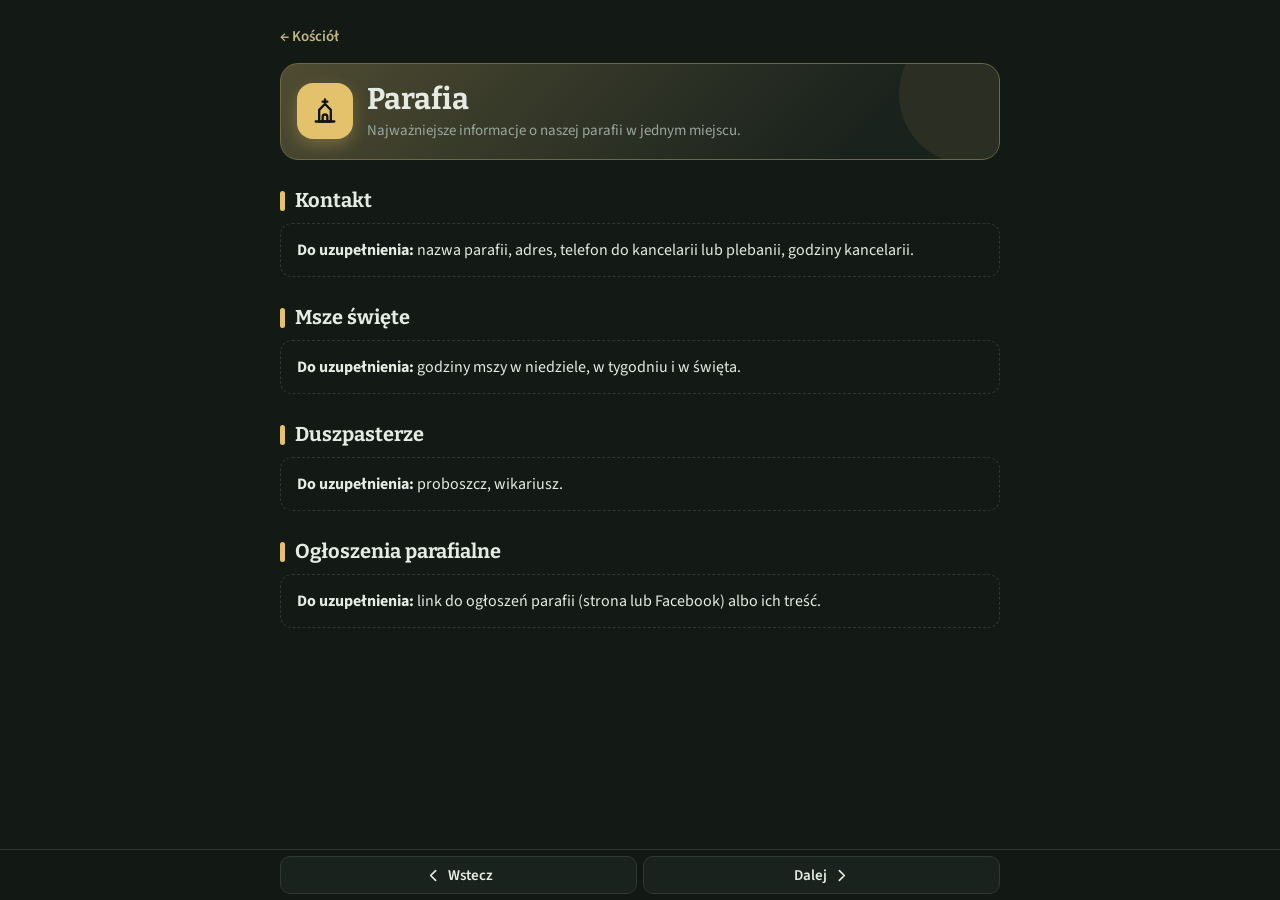
<file: parafia.html>
<!doctype html>
<html lang="pl">
<head>
<meta charset="utf-8">
<meta name="viewport" content="width=device-width,initial-scale=1,viewport-fit=cover">
<meta name="robots" content="noindex,nofollow">
<meta name="theme-color" content="#131915">
<link rel="manifest" href="manifest.json">
<link rel="icon" href="ikona-192.png" type="image/png">
<link rel="apple-touch-icon" href="ikona-180.png">
<meta name="apple-mobile-web-app-capable" content="yes">
<meta name="apple-mobile-web-app-title" content="Wirkowice">
<link rel="apple-touch-startup-image" media="screen and (device-width: 440px) and (device-height: 956px) and (-webkit-device-pixel-ratio: 3) and (orientation: portrait)" href="splash-1320x2868.png">
<link rel="apple-touch-startup-image" media="screen and (device-width: 402px) and (device-height: 874px) and (-webkit-device-pixel-ratio: 3) and (orientation: portrait)" href="splash-1206x2622.png">
<link rel="apple-touch-startup-image" media="screen and (device-width: 430px) and (device-height: 932px) and (-webkit-device-pixel-ratio: 3) and (orientation: portrait)" href="splash-1290x2796.png">
<link rel="apple-touch-startup-image" media="screen and (device-width: 393px) and (device-height: 852px) and (-webkit-device-pixel-ratio: 3) and (orientation: portrait)" href="splash-1179x2556.png">
<link rel="apple-touch-startup-image" media="screen and (device-width: 390px) and (device-height: 844px) and (-webkit-device-pixel-ratio: 3) and (orientation: portrait)" href="splash-1170x2532.png">
<link rel="apple-touch-startup-image" media="screen and (device-width: 428px) and (device-height: 926px) and (-webkit-device-pixel-ratio: 3) and (orientation: portrait)" href="splash-1284x2778.png">
<link rel="apple-touch-startup-image" media="screen and (device-width: 375px) and (device-height: 812px) and (-webkit-device-pixel-ratio: 3) and (orientation: portrait)" href="splash-1125x2436.png">
<link rel="apple-touch-startup-image" media="screen and (device-width: 414px) and (device-height: 896px) and (-webkit-device-pixel-ratio: 2) and (orientation: portrait)" href="splash-828x1792.png">
<link rel="apple-touch-startup-image" media="screen and (device-width: 414px) and (device-height: 896px) and (-webkit-device-pixel-ratio: 3) and (orientation: portrait)" href="splash-1242x2688.png">
<link rel="apple-touch-startup-image" media="screen and (device-width: 375px) and (device-height: 667px) and (-webkit-device-pixel-ratio: 2) and (orientation: portrait)" href="splash-750x1334.png">
<link rel="apple-touch-startup-image" media="screen and (device-width: 414px) and (device-height: 736px) and (-webkit-device-pixel-ratio: 3) and (orientation: portrait)" href="splash-1242x2208.png">
<link rel="apple-touch-startup-image" media="screen and (device-width: 420px) and (device-height: 912px) and (-webkit-device-pixel-ratio: 3) and (orientation: portrait)" href="splash-1260x2736.png">
<style>body{margin:0}[hidden]{display:none!important}</style>
<script src="ustawienia.js"></script>
<script>if("serviceWorker" in navigator) addEventListener("load",()=>navigator.serviceWorker.register("sw.js").catch(()=>{}));</script>
</head>
<body>
<title>Parafia · Moje Wirkowice</title>
<meta name="claude:viewport-fit-sides" content="cover">
<link rel="preconnect" href="https://fonts.googleapis.com">
<link rel="preconnect" href="https://fonts.gstatic.com" crossorigin>
<link rel="stylesheet" href="https://fonts.googleapis.com/css2?family=Bitter:wght@500;700&family=Source+Sans+3:wght@400;600;700&display=swap">
<link rel="stylesheet" href="wspolne.css">

<main class="wrap h-zlot">
  <a class="back" href="kosciol.html">← Kościół</a>
  <header class="naglowek">
    <span class="ic" aria-hidden="true"><svg viewBox="0 0 24 24" fill="none" stroke="currentColor" stroke-width="2" stroke-linecap="round" stroke-linejoin="round"><path d="M12 2v4M10 4h4"/><path d="M12 6l-5 5v10h10V11z"/><path d="M4 21h16M10 21v-4a2 2 0 0 1 4 0v4"/></svg></span>
    <div><h1>Parafia</h1><p class="lead">Najważniejsze informacje o naszej parafii w jednym miejscu.</p></div>
  </header>
  <div id="out"><p class="muted">Wczytuję…</p></div>
</main>

<script src="dane.js"></script>
<script>
// Karta „Parafia” w arkuszu: kolumny pole | tresc. Rozpoznawane pola (wielkość liter bez znaczenia):
// Nazwa parafii, Adres, Telefon, Kancelaria, Proboszcz, Wikariusz, Msze w niedziele, Msze w tygodniu, Msze w święta,
// Ogloszenia (link albo tekst), Dekanat, Erygowana, Odpust
const SEKCJE=[
  {tytul:"Kontakt",        pola:["nazwa parafii","adres","telefon","kancelaria"], brak:"nazwa parafii, adres, telefon do kancelarii lub plebanii, godziny kancelarii"},
  {tytul:"Msze święte",    pola:["msze w niedziele","msze w tygodniu","msze w święta"], brak:"godziny mszy w niedziele, w tygodniu i w święta"},
  {tytul:"Duszpasterze",   pola:["proboszcz","wikariusz"],                        brak:"proboszcz, wikariusz"},
  {tytul:"Ogłoszenia parafialne", pola:["ogloszenia","ogłoszenia"],             brak:"link do ogłoszeń parafii (strona lub Facebook) albo ich treść"},
  {tytul:"O parafii",      pola:["dekanat","erygowana","odpust"],                 brak:"dekanat, data powstania parafii, odpust", ukryjPuste:true},
];
const NAZWY={"ogloszenia":"Ogłoszenia","msze w swieta":"Msze w święta","erygowana":"Erygowana (powstała)"};
const tel=v=>{ const d=v.replace(/[^\d+]/g,""); return d.length>=9?`<a class="btn primary" href="tel:${d}">Zadzwoń ${esc(v)}</a>`:esc(v); };
const pokaz=(pole,v)=> pole==="telefon" ? tel(v)
  : pole==="adres" ? `<span>${esc(v)}</span><div class="btns" style="margin-top:6px"><a class="btn" href="https://www.google.com/maps/dir/?api=1&destination=${encodeURIComponent(v)}" target="_blank" rel="noopener">Dojazd do kościoła</a></div>`
  : /^https?:\/\//.test(v) ? `<a class="btn" href="${esc(v)}" target="_blank" rel="noopener">Otwórz ogłoszenia</a>` : `<span style="white-space:pre-line">${esc(v)}</span>`;
(async()=>{
  const p=await wczytaj("Parafia");
  const m={}; p.wiersze.forEach(r=>{ if(r.pole&&r.tresc) m[r.pole.trim().toLowerCase()]=r.tresc; });
  document.getElementById("out").innerHTML=SEKCJE.map(s=>{
    const jest=s.pola.filter(f=>m[f]);
    if(!jest.length&&s.ukryjPuste) return "";
    return `<section class="section"><h2>${s.tytul}</h2>`+(jest.length
      ? `<div class="card">${jest.map(f=>`<p class="eyebrow" style="margin:6px 0 2px">${esc(NAZWY[f]||f[0].toUpperCase()+f.slice(1))}</p><div>${pokaz(f,m[f])}</div>`).join("")}</div>`
      : `<div class="card empty"><p style="margin:0"><strong>Do uzupełnienia:</strong> ${s.brak}.</p></div>`)+`</section>`;
  }).join("");
})();
</script>

</body>
</html>
</file>
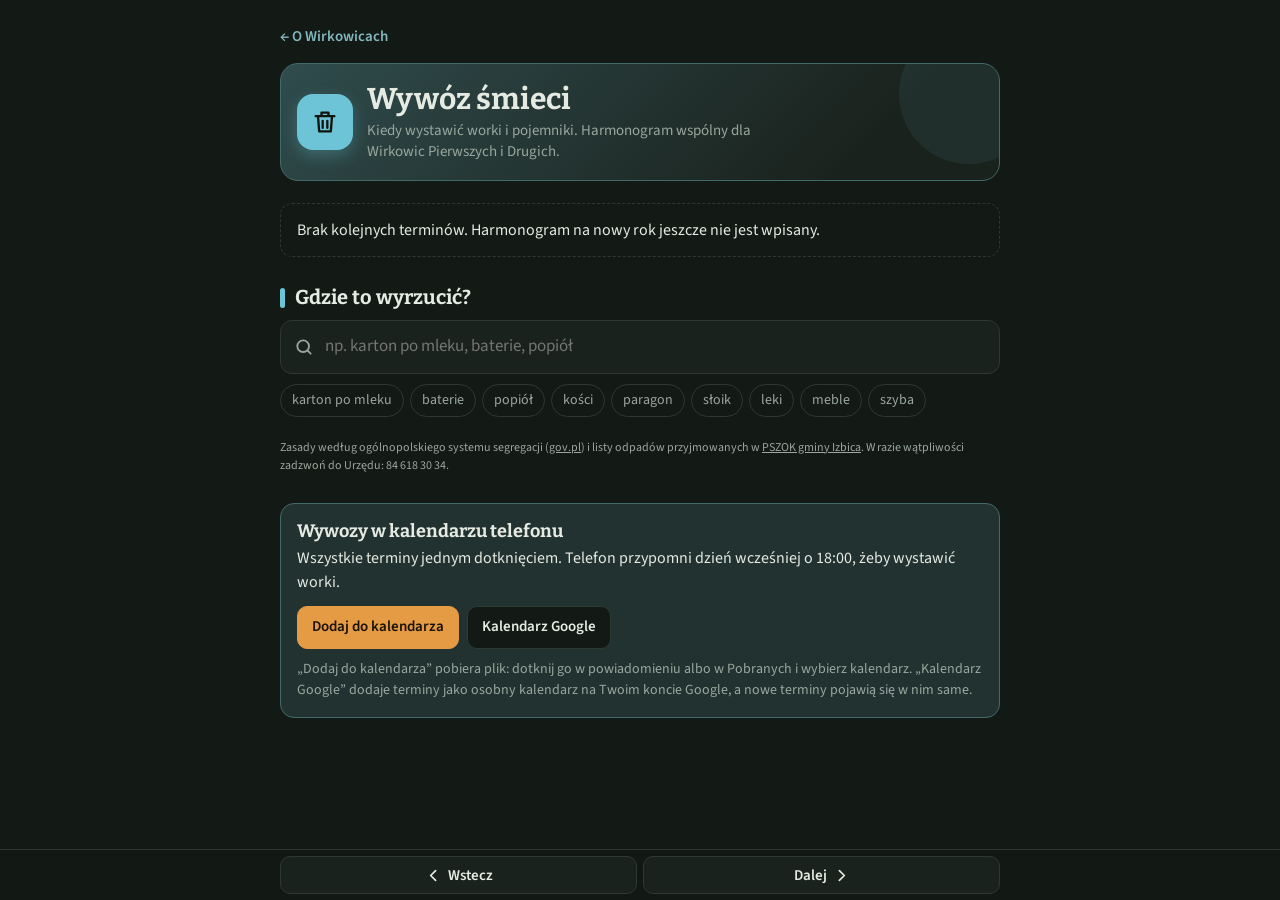
<file: smieci.html>
<!doctype html>
<html lang="pl">
<head>
<meta charset="utf-8">
<meta name="viewport" content="width=device-width,initial-scale=1,viewport-fit=cover">
<meta name="robots" content="noindex,nofollow">
<meta name="theme-color" content="#131915">
<link rel="manifest" href="manifest.json">
<link rel="icon" href="ikona-192.png" type="image/png">
<link rel="apple-touch-icon" href="ikona-180.png">
<meta name="apple-mobile-web-app-capable" content="yes">
<meta name="apple-mobile-web-app-title" content="Wirkowice">
<link rel="apple-touch-startup-image" media="screen and (device-width: 440px) and (device-height: 956px) and (-webkit-device-pixel-ratio: 3) and (orientation: portrait)" href="splash-1320x2868.png">
<link rel="apple-touch-startup-image" media="screen and (device-width: 402px) and (device-height: 874px) and (-webkit-device-pixel-ratio: 3) and (orientation: portrait)" href="splash-1206x2622.png">
<link rel="apple-touch-startup-image" media="screen and (device-width: 430px) and (device-height: 932px) and (-webkit-device-pixel-ratio: 3) and (orientation: portrait)" href="splash-1290x2796.png">
<link rel="apple-touch-startup-image" media="screen and (device-width: 393px) and (device-height: 852px) and (-webkit-device-pixel-ratio: 3) and (orientation: portrait)" href="splash-1179x2556.png">
<link rel="apple-touch-startup-image" media="screen and (device-width: 390px) and (device-height: 844px) and (-webkit-device-pixel-ratio: 3) and (orientation: portrait)" href="splash-1170x2532.png">
<link rel="apple-touch-startup-image" media="screen and (device-width: 428px) and (device-height: 926px) and (-webkit-device-pixel-ratio: 3) and (orientation: portrait)" href="splash-1284x2778.png">
<link rel="apple-touch-startup-image" media="screen and (device-width: 375px) and (device-height: 812px) and (-webkit-device-pixel-ratio: 3) and (orientation: portrait)" href="splash-1125x2436.png">
<link rel="apple-touch-startup-image" media="screen and (device-width: 414px) and (device-height: 896px) and (-webkit-device-pixel-ratio: 2) and (orientation: portrait)" href="splash-828x1792.png">
<link rel="apple-touch-startup-image" media="screen and (device-width: 414px) and (device-height: 896px) and (-webkit-device-pixel-ratio: 3) and (orientation: portrait)" href="splash-1242x2688.png">
<link rel="apple-touch-startup-image" media="screen and (device-width: 375px) and (device-height: 667px) and (-webkit-device-pixel-ratio: 2) and (orientation: portrait)" href="splash-750x1334.png">
<link rel="apple-touch-startup-image" media="screen and (device-width: 414px) and (device-height: 736px) and (-webkit-device-pixel-ratio: 3) and (orientation: portrait)" href="splash-1242x2208.png">
<link rel="apple-touch-startup-image" media="screen and (device-width: 420px) and (device-height: 912px) and (-webkit-device-pixel-ratio: 3) and (orientation: portrait)" href="splash-1260x2736.png">
<style>body{margin:0}[hidden]{display:none!important}</style>
<script src="ustawienia.js"></script>
<script>if("serviceWorker" in navigator) addEventListener("load",()=>navigator.serviceWorker.register("sw.js").catch(()=>{}));</script>
</head>
<body>
<title>Wywóz śmieci · Moje Wirkowice</title>
<meta name="claude:viewport-fit-sides" content="cover">
<link rel="preconnect" href="https://fonts.googleapis.com">
<link rel="preconnect" href="https://fonts.gstatic.com" crossorigin>
<link rel="stylesheet" href="https://fonts.googleapis.com/css2?family=Bitter:wght@500;700&family=Source+Sans+3:wght@400;600;700&display=swap">
<link rel="stylesheet" href="wspolne.css">
<style>
.next{padding:18px;border-radius:14px;background:var(--panel);border:1px solid var(--line)}
.next .big{font-family:var(--f-display);font-size:28px;font-weight:700;line-height:1.15;margin:2px 0}
/* kolejne terminy: równe kolumny — data | worek | rodzaj (wspólna siatka dla wszystkich wierszy) */
.terminy{display:grid;grid-template-columns:max-content max-content minmax(0,1fr);align-items:center}
.terminy .ik{padding-right:10px!important}
.terminy .ik .worki{gap:3px}
.terminy .d{padding-right:14px!important}
.terminy .row{display:contents}
.terminy .row>*{padding:12px 0;border-bottom:1px solid var(--line);align-self:stretch;display:flex;align-items:center}
.terminy .row:last-child>*{border-bottom:0}
.terminy .d{color:var(--muted);white-space:nowrap;font-variant-numeric:tabular-nums}
.terminy .ik .worek{margin:0}
.terminy .r{min-width:0}
.minione .terminy{padding:4px 16px}
/* Gdzie to wyrzucić? */
.gdzie-sz{position:relative}
.gdzie-sz input{width:100%;box-sizing:border-box;font:inherit;font-size:17px;padding:13px 14px 13px 44px;border-radius:12px;border:1px solid var(--line);background:var(--panel);color:var(--fg)}
.gdzie-sz input:focus{outline:2px solid var(--h);outline-offset:1px}
.gdzie-sz svg.lupa{position:absolute;left:14px;top:50%;width:20px;height:20px;margin-top:-10px;color:var(--muted)}
.podp{display:flex;flex-wrap:wrap;gap:6px;margin:10px 0 0}
.podp button{font:inherit;font-size:14px;padding:5px 11px;border-radius:999px;border:1px solid var(--line);background:transparent;color:var(--muted);cursor:pointer}
.wyn{display:flex;flex-direction:column;gap:8px;margin:12px 0 0}
.wyn .poz{display:grid;grid-template-columns:34px 1fr;gap:12px;align-items:start;padding:12px;border-radius:12px;background:var(--panel);border:1px solid var(--line)}
.wyn .poz .worek{width:30px;height:33px;margin:0}
.wyn .poz .ik{width:32px;height:32px;border-radius:9px;display:grid;place-items:center;font-size:18px;background:color-mix(in srgb,var(--h) 18%,var(--panel))}
.wyn .poz b{display:block;font-size:16px}
.wyn .poz .gdzie{font-weight:700;color:var(--h)}
.wyn .poz small{display:block;color:var(--muted);font-size:14px;margin-top:2px;line-height:1.4}
.wyn .poz a{color:var(--h)}
.zr-gdzie{font-size:12px;color:var(--muted);margin:10px 0 0}
.zr-gdzie a{color:var(--muted)}
/* Do kalendarza w telefonie */
.dokal{padding:16px;border-radius:14px;background:color-mix(in srgb,var(--h) 10%,var(--panel));border:1px solid color-mix(in srgb,var(--h) 35%,var(--line))}
.dokal h2{margin:0 0 4px;font-size:18px}
.dokal p{margin:0}
.dokal .btns{margin-top:12px}
.dokal .uw{margin-top:10px;font-size:14px;color:var(--muted)}
</style>

<main class="wrap h-mor">
  <a class="back" href="o-wirkowicach.html">← O Wirkowicach</a>
  <header class="naglowek">
    <span class="ic" aria-hidden="true"><svg viewBox="0 0 24 24" fill="none" stroke="currentColor" stroke-width="2" stroke-linecap="round" stroke-linejoin="round"><path d="M4 7h16M9 7V4h6v3M6 7l1 13h10l1-13M10 11v6M14 11v6"/></svg></span>
    <div><h1>Wywóz śmieci</h1><p class="lead">Kiedy wystawić worki i pojemniki. Harmonogram wspólny dla Wirkowic Pierwszych i Drugich.</p></div>
  </header>
  <div id="out"><p class="muted">Wczytuję…</p></div>
  <section class="section" id="gdzie">
    <h2>Gdzie to wyrzucić?</h2>
    <div class="gdzie-sz"><svg class="lupa" viewBox="0 0 24 24" fill="none" stroke="currentColor" stroke-width="2.2" stroke-linecap="round" aria-hidden="true"><circle cx="11" cy="11" r="7"/><path d="M20 20l-4-4"/></svg>
      <input id="gdzieQ" type="search" autocomplete="off" placeholder="np. karton po mleku, baterie, popiół" aria-label="Czego szukasz? Wpisz rzecz, którą chcesz wyrzucić"></div>
    <div class="podp" id="gdziePodp"></div>
    <div class="wyn" id="gdzieWyn" aria-live="polite"></div>
    <p class="zr-gdzie">Zasady według ogólnopolskiego systemu segregacji (<a href="https://www.gov.pl/web/klimat/segregacja-odpadow" target="_blank" rel="noopener">gov.pl</a>) i listy odpadów przyjmowanych w <a href="https://www.gminaizbica.pl/punkt-selektywnej-zbiorki-odpadow-komunalnych/" target="_blank" rel="noopener">PSZOK gminy Izbica</a>. W razie wątpliwości zadzwoń do Urzędu: 84 618 30 34.</p>
  </section>
  <section class="section"><div class="dokal" id="dokal"></div></section>
</main>

<script src="dane.js"></script>
<script>
// Wszystkie wywozy do kalendarza w telefonie: plik wywoz-smieci.ics (tworzy go zbuduj.sh z harmonogramu)
(()=>{
  const plik=new URL("wywoz-smieci.ics",location.href).href, webcal=plik.replace(/^https?:/,"webcal:");
  const google="https://calendar.google.com/calendar/r?cid="+encodeURIComponent(webcal);
  let h=`<h2>Wywozy w kalendarzu telefonu</h2><p>Wszystkie terminy jednym dotknięciem. Telefon przypomni dzień wcześniej o 18:00, żeby wystawić worki.</p>`;
  if(iPhone()) h+=`<div class="btns"><a class="btn primary" href="wywoz-smieci.ics">Dodaj do Kalendarza iPhone'a</a></div>
    <p class="uw">Telefon pokaże listę terminów: dotknij <b>Dodaj wszystkie</b>.</p>`;
  else h+=`<div class="btns"><a class="btn primary" href="wywoz-smieci.ics" download="wywoz-smieci.ics">Dodaj do kalendarza</a><a class="btn" href="${google}" target="_blank" rel="noopener">Kalendarz Google</a></div>
    <p class="uw">„Dodaj do kalendarza” pobiera plik: dotknij go w powiadomieniu albo w Pobranych i wybierz kalendarz. „Kalendarz Google” dodaje terminy jako osobny kalendarz na Twoim koncie Google, a nowe terminy pojawią się w nim same.</p>`;
  if(wAplikacji()) h+=`<p class="uw"><strong>Otwierasz apkę w Messengerze albo Facebooku.</strong> One nie dodają do kalendarza. Dotknij <b>⋯</b> u góry → <b>Otwórz w przeglądarce</b> i spróbuj tam.</p>`;
  document.getElementById("dokal").innerHTML=h;
})();
// ===== Gdzie to wyrzucić? =====
// Słownik: [hasła oddzielone „|”, gdzie, wskazówka]. gdzie: zolty / niebieski / zielony / brazowy / zmieszane / pszok / apteka / kaucja
const GDZIE={
  zolty:{n:"Żółty worek",r:"plastik i metale"}, niebieski:{n:"Niebieski worek",r:"papier"}, zielony:{n:"Zielony worek",r:"szkło"},
  brazowy:{n:"Brązowy worek",r:"bio"}, zmieszane:{n:"Zmieszane (czarny worek / pojemnik)",r:"zmieszane"},
  pszok:{n:"PSZOK w Ostrzycy",ik:"🏭",o:'Ostrzyca 144: czwartek 12:00–17:00, piątek 7:00–12:00. <a href="https://www.google.com/maps/dir/?api=1&destination=50.90129,23.11653" target="_blank" rel="noopener">Dojazd</a>'},
  apteka:{n:"Apteka albo PSZOK",ik:"💊",o:"Przeterminowane leki przyjmuje PSZOK w Ostrzycy; wiele aptek ma też pojemnik na leki."},
};
const SLOWNIK=[
 ["butelka plastikowa|butelka po wodzie|butelka po napoju|pet","zolty","Zgnieć i zakręć. Jeśli ma znak kaucji, możesz ją oddać w sklepie i odzyskać pieniądze."],
 ["puszka|puszka po napoju|puszka po piwie","zolty","Jeśli ma znak kaucji, oddaj w sklepie i odzyskaj kaucję."],
 ["puszka po konserwie|konserwa","zolty","Wystarczy opróżnić, nie trzeba myć do czysta."],
 ["karton po mleku|karton po soku|mleko|sok|tetrapak|opakowanie wielomateriałowe","zolty","Kartony po mleku i sokach to nie papier: idą do żółtego."],
 ["folia|reklamówka|torebka foliowa|folia stretch|torba plastikowa","zolty",""],
 ["kubek po jogurcie|jogurt|opakowanie po serku|plastikowe opakowanie","zolty","Opróżnij z resztek."],
 ["nakrętka|zakrętka|kapsel","zolty",""],
 ["opakowanie po kosmetykach|butelka po szamponie|płyn do naczyń|opakowanie po chemii","zolty","Puste opakowania po chemii domowej: do żółtego. Pełne albo po środkach niebezpiecznych: do PSZOK."],
 ["styropian opakowaniowy|tacka styropianowa","zolty","Czysty styropian z opakowań. Styropian budowlany: do PSZOK."],
 ["aluminium|folia aluminiowa|tacka aluminiowa","zolty",""],
 ["metal|drobny złom|garnek|pokrywka|sztućce","zolty","Drobne metalowe rzeczy. Duży złom: do PSZOK albo skupu."],
 ["doniczka plastikowa|wiadro plastikowe|zabawka plastikowa","zolty","Duże albo z elektroniką: do PSZOK."],
 ["gazeta|czasopismo|ulotka|katalog|książka|zeszyt","niebieski","Książki bez twardej okładki."],
 ["karton|tektura|pudełko kartonowe|karton po butach","niebieski","Złóż albo potnij, żeby zajmował mniej miejsca."],
 ["papier|kartka|koperta|torba papierowa","niebieski",""],
 ["paragon|papier termiczny","zmieszane","Paragony to papier termiczny: nie do niebieskiego."],
 ["papier tłusty|papier po maśle|karton po pizzy|serwetka|chusteczka|ręcznik papierowy","zmieszane","Zabrudzony albo tłusty papier: do zmieszanych."],
 ["tapeta","zmieszane",""],
 ["butelka szklana|butelka po piwie|butelka po wódce|butelka po winie|butelka po oleju","zielony","Bez nakrętki (nakrętka do żółtego)."],
 ["słoik|słoik szklany","zielony","Opróżnij. Metalowa zakrętka do żółtego."],
 ["szkło|szklane opakowanie","zielony","Tylko opakowania szklane."],
 ["szyba|szkło okienne|lustro","pszok","Szyby i lustra to nie opakowania: oddaj w PSZOK."],
 ["porcelana|ceramika|talerz|kubek ceramiczny|fajans","zmieszane","Porcelana i ceramika nie idą do szkła."],
 ["szklanka|kieliszek|szkło żaroodporne|naczynie żaroodporne","zmieszane","To nie opakowania: do zmieszanych."],
 ["żarówka|świetlówka|żarówka energooszczędna|led","pszok","Świetlówki i żarówki LED/energooszczędne: PSZOK albo sklep z elektroniką."],
 ["obierki|skórki|resztki warzyw|resztki owoców|owoce|warzywa","brazowy",""],
 ["fusy|fusy z kawy|herbata|torebka po herbacie","brazowy",""],
 ["skorupki jajek|skorupka","brazowy",""],
 ["trawa|liście|gałęzie|chwasty|kwiaty|odpady z ogrodu","brazowy","Większe ilości gałęzi: PSZOK."],
 ["chleb|pieczywo","brazowy",""],
 ["mięso|kości|ości|resztki mięsa","zmieszane","Mięso i kości nie idą do bio."],
 ["olej|olej spożywczy|tłuszcz","zmieszane","Małe ilości wsiąknięte np. w ręcznik: do zmieszanych. Nie wylewaj do zlewu."],
 ["popiół|popiół z pieca|popiół z kominka","pszok","Popiół z domowych palenisk przyjmuje PSZOK. Wystudzony!"],
 ["pieluchy|pieluchomajtki|podpaski","zmieszane",""],
 ["niedopałki|pety|papierosy","zmieszane",""],
 ["worek z odkurzacza|kurz","zmieszane",""],
 ["żwirek|żwirek dla kota|odchody","zmieszane",""],
 ["gąbka|zmywak|szczoteczka do zębów","zmieszane",""],
 ["zabawka|długopis|kredki","zmieszane","Zabawki z baterią albo elektroniką: do PSZOK."],
 ["ubrania|odzież|tekstylia|buty|pościel|ręczniki","pszok","Tekstylia przyjmuje PSZOK. Ubrania w dobrym stanie można oddać potrzebującym."],
 ["baterie|bateria|akumulator|akumulatorek","pszok","Też pojemniki w wielu sklepach i szkołach."],
 ["akumulator samochodowy","pszok",""],
 ["elektronika|telefon|ładowarka|kabel|czajnik|suszarka|sprzęt|rtv|agd|telewizor|lodówka|pralka|komputer","pszok","Duży sprzęt sklep zabiera przy zakupie nowego."],
 ["meble|wersalka|kanapa|szafa|materac|dywan|gabaryty","pszok","Meble i duże rzeczy (gabaryty)."],
 ["opony|opona","pszok",""],
 ["gruz|cegły|płytki|odpady budowlane|remont","pszok","Odpady z remontu w gospodarstwie domowym."],
 ["styropian budowlany|wełna mineralna","pszok",""],
 ["farba|lakier|puszka po farbie|rozpuszczalnik|klej","pszok","Pozostałości farb i chemii to odpady niebezpieczne."],
 ["olej silnikowy|smar|filtr oleju","pszok",""],
 ["środki ochrony roślin|opryski|pestycydy|nawozy","pszok","Puste opakowania po środkach ochrony roślin często odbiera też sklep, w którym je kupiono."],
 ["termometr|termometr rtęciowy","pszok",""],
 ["igły|strzykawki|insulina|pen","pszok","Zużyte igły i strzykawki z domu przyjmuje PSZOK."],
 ["leki|lekarstwa|tabletki|syrop|przeterminowane leki","apteka","Bez kartonika i ulotki (te do niebieskiego)."],
 ["butelka z kaucją|kaucja|zwrot butelek","kaucja",""],
];
GDZIE.kaucja={n:"Zwrot w sklepie (kaucja)",ik:"🔁",o:"Butelki plastikowe do 3 l, puszki i butelki szklane wielorazowe ze znakiem kaucji oddajesz w sklepie i odzyskujesz pieniądze. Bez znaku: do zwykłego worka."};
const bezOgonkow=t=>t.toLowerCase().normalize("NFD").replace(/[̀-ͯ]/g,"").replace(/ł/g,"l").trim();
const INDEKS=SLOWNIK.map(([h,g,w])=>({h:h.split("|"),hh:h.split("|").map(bezOgonkow),g,w}));
function szukajGdzie(q){
  const s=bezOgonkow(q); if(s.length<2) return [];
  const slowa=s.split(/\s+/);
  const wyn=[];
  for(const e of INDEKS){
    let pkt=0, naz=e.h[0];
    e.hh.forEach((h,i)=>{ const p=h===s?100:h.startsWith(s)?60:slowa.every(w=>h.split(/\s+/).some(x=>x.startsWith(w)))?40:h.includes(s)?20:0;
      if(p>pkt){ pkt=p; naz=e.h[i]; } });
    if(pkt) wyn.push([pkt,{...e,naz}]);
  }
  return wyn.sort((a,b)=>b[0]-a[0]).slice(0,5).map(x=>x[1]);
}
function rysujGdzie(){
  const q=document.getElementById("gdzieQ").value, el=document.getElementById("gdzieWyn");
  if(!q.trim()){ el.innerHTML=""; return; }
  const l=szukajGdzie(q);
  if(!l.length){ el.innerHTML=`<div class="poz"><span class="ik">❓</span><span><b>Nie mam tego w słowniku</b><small>Spróbuj innego słowa (np. „karton”, „słoik”). Jeśli to coś dużego, z baterią albo z chemią, najpewniej <span class="gdzie">PSZOK w Ostrzycy</span>. W razie wątpliwości: zmieszane.</small></span></div>`; return; }
  el.innerHTML=l.map(e=>{ const g=GDZIE[e.g];
    const ik=g.r?worek(g.r):`<span class="ik" aria-hidden="true">${g.ik}</span>`;
    return `<div class="poz">${ik}<span><b>${esc(e.naz[0].toUpperCase()+e.naz.slice(1))}${e.naz!==e.h[0]?` <span style="font-weight:400;color:var(--muted)">(${esc(e.h[0])})</span>`:""}</b><span class="gdzie">${g.n}</span>${e.w?`<small>${esc(e.w)}</small>`:""}${g.o?`<small>${g.o}</small>`:""}</span></div>`; }).join("");
}
(()=>{
  const inp=document.getElementById("gdzieQ");
  inp.addEventListener("input",rysujGdzie);
  const POP=["karton po mleku","baterie","popiół","kości","paragon","słoik","leki","meble","szyba"];
  document.getElementById("gdziePodp").innerHTML=POP.map(t=>`<button type="button">${t}</button>`).join("");
  document.getElementById("gdziePodp").addEventListener("click",e=>{ const b=e.target.closest("button"); if(!b) return; inp.value=b.textContent; rysujGdzie(); });
})();
// Kolory i ikony worków są w dane.js (kolorSmieci, worek)
// kilka rodzajów tego samego dnia → jeden wiersz z kilkoma workami
const dni=l=>{ const m=new Map(); l.forEach(r=>{ const k=r.d.getTime(); if(!m.has(k)) m.set(k,{d:r.d,r:[]}); m.get(k).r.push(r.rodzaj); }); return [...m.values()]; };
(async()=>{
  const s=await wczytaj("Smieci");
  const wsz=s.wiersze.map(r=>({d:data(r.data),rodzaj:r.rodzaj||"odpady"})).filter(r=>r.d);
  const lista=wsz.filter(r=>r.d>=dzis()).sort((a,b)=>a.d-b.d);
  // Minione: odbiory, które już były, od najświeższego
  const wiersz=g=>`<div class="row"><span class="d">${esc(kiedy(g.d))}</span><span class="ik"><span class="worki">${g.r.map(worek).join("")}</span></span><span class="r">${esc(g.r.join(", "))}</span></div>`;
  const byly=dni(wsz.filter(r=>r.d<dzis()).sort((a,b)=>b.d-a.d));
  const min=`<section class="section">${minione(byly.length,byly.slice(0,30).map(wiersz).join(""),"card terminy")}</section>`;
  const el=document.getElementById("out");
  if(!lista.length){ el.innerHTML=(s.przyklad?notkaPrzyklad:"")+'<div class="card empty"><p style="margin:0">Brak kolejnych terminów. Harmonogram na nowy rok jeszcze nie jest wpisany.</p></div>'+min; return; }
  const pierwszy=lista[0].d.getTime(), dzien=lista.filter(r=>r.d.getTime()===pierwszy);
  el.innerHTML=(s.przyklad?notkaPrzyklad:"")+
    `<div class="next${dniDo(lista[0].d)<=1?" pilne":""}"><p class="eyebrow" style="margin:0">Najbliższy wywóz</p>
      <p class="big">${esc(kiedy(lista[0].d))}</p>
      <div style="display:flex;flex-direction:column;gap:6px;margin:4px 0 0">${dzien.map(r=>`<span style="display:flex;align-items:center;gap:8px">${worek(r.rodzaj).replace('class="worek"','class="worek" style="margin:0;vertical-align:0"')}${esc(r.rodzaj)}</span>`).join("")}</div>
      <p class="muted" style="margin:8px 0 0">${dniDo(lista[0].d)===1?"<strong>Wystaw dziś wieczorem.</strong> Odbiór jutro od godz. 7:00.":dniDo(lista[0].d)===0?"<strong>Wywóz jest dziś</strong> od godz. 7:00.":"Odbiór od godz. 7:00, więc wystaw worki dzień wcześniej wieczorem albo rano przed 7:00."}</p></div>
    <section class="section"><h2>Kolejne terminy</h2><div class="card terminy">`+
    dni(lista.slice(dzien.length)).slice(0,12).map(wiersz).join("")+
    `</div></section>`+min;
})();
</script>

</body>
</html>
</file>
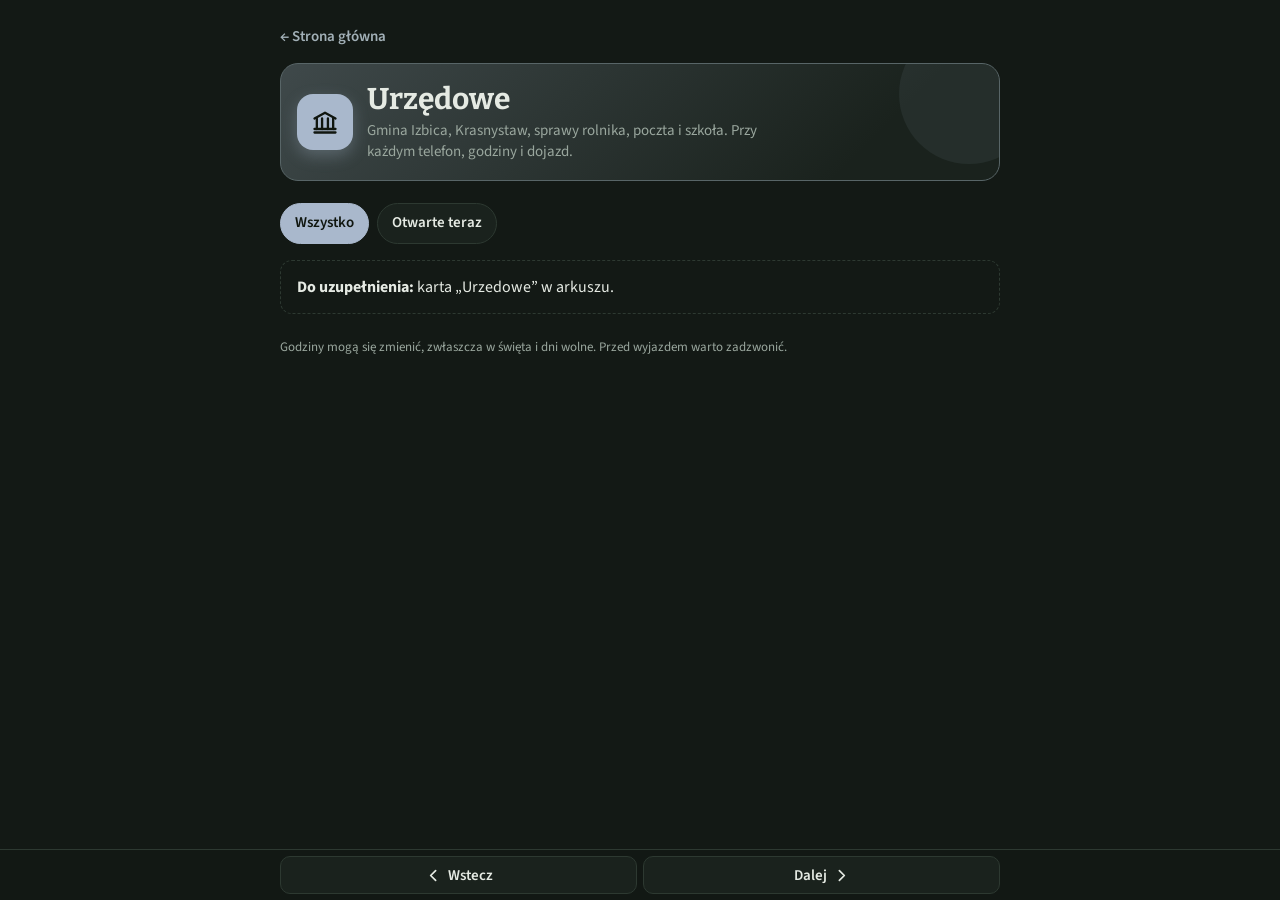
<file: urzedowe.html>
<!doctype html>
<html lang="pl">
<head>
<meta charset="utf-8">
<meta name="viewport" content="width=device-width,initial-scale=1,viewport-fit=cover">
<meta name="robots" content="noindex,nofollow">
<meta name="theme-color" content="#131915">
<link rel="manifest" href="manifest.json">
<link rel="icon" href="ikona-192.png" type="image/png">
<link rel="apple-touch-icon" href="ikona-180.png">
<meta name="apple-mobile-web-app-capable" content="yes">
<meta name="apple-mobile-web-app-title" content="Wirkowice">
<link rel="apple-touch-startup-image" media="screen and (device-width: 440px) and (device-height: 956px) and (-webkit-device-pixel-ratio: 3) and (orientation: portrait)" href="splash-1320x2868.png">
<link rel="apple-touch-startup-image" media="screen and (device-width: 402px) and (device-height: 874px) and (-webkit-device-pixel-ratio: 3) and (orientation: portrait)" href="splash-1206x2622.png">
<link rel="apple-touch-startup-image" media="screen and (device-width: 430px) and (device-height: 932px) and (-webkit-device-pixel-ratio: 3) and (orientation: portrait)" href="splash-1290x2796.png">
<link rel="apple-touch-startup-image" media="screen and (device-width: 393px) and (device-height: 852px) and (-webkit-device-pixel-ratio: 3) and (orientation: portrait)" href="splash-1179x2556.png">
<link rel="apple-touch-startup-image" media="screen and (device-width: 390px) and (device-height: 844px) and (-webkit-device-pixel-ratio: 3) and (orientation: portrait)" href="splash-1170x2532.png">
<link rel="apple-touch-startup-image" media="screen and (device-width: 428px) and (device-height: 926px) and (-webkit-device-pixel-ratio: 3) and (orientation: portrait)" href="splash-1284x2778.png">
<link rel="apple-touch-startup-image" media="screen and (device-width: 375px) and (device-height: 812px) and (-webkit-device-pixel-ratio: 3) and (orientation: portrait)" href="splash-1125x2436.png">
<link rel="apple-touch-startup-image" media="screen and (device-width: 414px) and (device-height: 896px) and (-webkit-device-pixel-ratio: 2) and (orientation: portrait)" href="splash-828x1792.png">
<link rel="apple-touch-startup-image" media="screen and (device-width: 414px) and (device-height: 896px) and (-webkit-device-pixel-ratio: 3) and (orientation: portrait)" href="splash-1242x2688.png">
<link rel="apple-touch-startup-image" media="screen and (device-width: 375px) and (device-height: 667px) and (-webkit-device-pixel-ratio: 2) and (orientation: portrait)" href="splash-750x1334.png">
<link rel="apple-touch-startup-image" media="screen and (device-width: 414px) and (device-height: 736px) and (-webkit-device-pixel-ratio: 3) and (orientation: portrait)" href="splash-1242x2208.png">
<link rel="apple-touch-startup-image" media="screen and (device-width: 420px) and (device-height: 912px) and (-webkit-device-pixel-ratio: 3) and (orientation: portrait)" href="splash-1260x2736.png">
<style>body{margin:0}[hidden]{display:none!important}</style>
<script src="ustawienia.js"></script>
<script>if("serviceWorker" in navigator) addEventListener("load",()=>navigator.serviceWorker.register("sw.js").catch(()=>{}));</script>
</head>
<body>
<title>Urzędowe · Moje Wirkowice</title>
<meta name="claude:viewport-fit-sides" content="cover">
<link rel="preconnect" href="https://fonts.googleapis.com">
<link rel="preconnect" href="https://fonts.gstatic.com" crossorigin>
<link rel="stylesheet" href="https://fonts.googleapis.com/css2?family=Bitter:wght@500;700&family=Source+Sans+3:wght@400;600;700&display=swap">
<link rel="stylesheet" href="wspolne.css">
<style>
.filtry{display:flex;gap:8px;flex-wrap:wrap;margin:0 0 4px}
.filtry button{font:inherit;font-weight:600;font-size:15px;padding:8px 14px;border-radius:999px;border:1px solid var(--line);background:var(--panel);color:var(--fg);cursor:pointer}
.filtry button[aria-pressed="true"]{background:var(--h);border-color:var(--h);color:#10160F}
.ur h3{font-family:var(--f-display);font-size:18px;line-height:1.25;margin:0 0 2px}
.ur .gdzie{color:var(--muted);font-size:14px;margin:0}
.ur .godz{display:flex;flex-wrap:wrap;align-items:center;gap:6px 8px;margin:8px 0 0;font-size:15px}
.ur .op{margin:6px 0 0;font-size:15px}
.ur .zr{font-size:12px;color:var(--muted);margin:8px 0 0}
.ur .zr a{color:var(--muted)}
.stan{font-size:12px;font-weight:700;letter-spacing:.05em;text-transform:uppercase;padding:2px 8px;border-radius:999px}
.stan.tak{background:var(--green-soft);color:var(--green)}
.stan.nie{background:var(--alarm-soft);color:var(--alarm)}
.dzisg{font-size:13px;color:var(--muted)}
/* „Do kogo dzwonić” w urzędzie gminy: krótka lista z numerami wewnętrznymi */
.wew{display:flex;flex-direction:column;padding:4px 16px}
.wew a{display:grid;grid-template-columns:1fr auto;align-items:center;gap:12px;padding:11px 0;border-bottom:1px solid var(--line);text-decoration:none;color:var(--fg)}
.wew a:last-child{border-bottom:0}
.wew b{font-variant-numeric:tabular-nums;font-size:14px;padding:4px 10px;border-radius:999px;background:color-mix(in srgb,var(--h) 22%,var(--panel));color:var(--h);white-space:nowrap}
.wew-op{margin:0 0 8px;color:var(--muted);font-size:14px}
</style>

<main class="wrap h-stal">
  <a class="back" href="index.html">← Strona główna</a>
  <header class="naglowek">
    <span class="ic" aria-hidden="true"><svg viewBox="0 0 24 24" fill="none" stroke="currentColor" stroke-width="2" stroke-linecap="round" stroke-linejoin="round"><path d="M3 9l9-5 9 5"/><path d="M5 9v9M9.5 9v9M14.5 9v9M19 9v9"/><path d="M3 21h18M3 18h18"/></svg></span>
    <div><h1>Urzędowe</h1><p class="lead">Gmina Izbica, Krasnystaw, sprawy rolnika, poczta i szkoła. Przy każdym telefon, godziny i dojazd.</p></div>
  </header>

  <div class="filtry" role="group" aria-label="Pokaż">
    <button type="button" data-f="" aria-pressed="true">Wszystko</button>
    <button type="button" data-f="otwarte" aria-pressed="false">Otwarte teraz</button>
  </div>
  <div id="out"><p class="muted">Wczytuję…</p></div>
  <p class="muted" style="font-size:13px;margin-top:24px">Godziny mogą się zmienić, zwłaszcza w święta i dni wolne. Przed wyjazdem warto zadzwonić.</p>
</main>

<script src="dane.js"></script>
<script src="godziny.js"></script>
<script>
// Karta „Urzedowe”: rodzaj | nazwa | miejscowosc | adres | telefon | godziny | wspolrzedne | opis | zrodlo
const GRUPY_U=[
  {r:["gmina"],             t:"Gmina Izbica"},
  {r:["wewnetrzny"],        t:"W urzędzie gminy: do kogo dzwonić", lista:true},
  {r:["odpady"],            t:"Odpady wielkie i nietypowe"},
  {r:["rolnictwo"],         t:"Sprawy rolnika"},
  {r:["powiat"],            t:"Krasnystaw: starostwo i skarbówka"},
  {r:["poczta","bank"],     t:"Poczta i bank"},
  {r:["szkola","kultura"],  t:"Szkoła, kultura, biblioteka"},
];
// „84 618 30 34 wew. 23” → tel:+48846183034,23 (telefon sam wybierze numer wewnętrzny)
const telHref=t=>{ const [n,w]=(t||"").split(/wew\.?/i); const d=n.replace(/[^\d]/g,""); if(d.length<9) return "";
  return "tel:+48"+d.slice(-9)+(w&&w.replace(/\D/g,"")?","+w.replace(/\D/g,""):""); };
const telTxt=t=>(t||"").split(/wew/i)[0].trim();

let LISTA=[], FILTR="";
(async()=>{
  const u=await wczytaj("Urzedowe");
  LISTA=u.wiersze.filter(r=>r.nazwa).map(r=>({...miejsceZdrowia(r), k:(r.rodzaj||"").trim().toLowerCase().replace("ę","e")}));
  LISTA.sort((a,b)=>a.odl-b.odl);
  pokaz(); setInterval(pokaz,60000);
})();

function karta(p){
  const o=otwarte(p.godziny), tel=telHref(p.telefon);
  const cel=p.adres?encodeURIComponent(p.adres):(p.lat!=null?p.lat+","+p.lon:"");
  const zr=(p.zrodlo||"").split(/\s+/).filter(u=>/^https?:\/\//.test(u));
  return `<div class="card ur">
    <h3>${esc(p.nazwa)}</h3>
    ${p.miejscowosc?`<p class="gdzie">${esc(p.miejscowosc)}${p.odl<999?` · ok. ${kmTxt(p.odl)} od Wirkowic`:""}</p>`:""}
    ${p.adres?`<p class="gdzie">${esc(p.adres)}</p>`:""}
    ${p.godziny?`<p class="godz">${o===true?'<span class="stan tak">Otwarte teraz</span>':o===false?'<span class="stan nie">Teraz zamknięte</span>':""}<span>${esc(p.godziny)}</span>${naDzis(p.godziny)&&o!==null?`<span class="dzisg">(${esc(naDzis(p.godziny))})</span>`:""}</p>`:""}
    ${p.opis?`<p class="op">${esc(p.opis)}</p>`:""}
    <div class="btns">
      ${tel?`<a class="btn primary" href="${tel}">Zadzwoń ${esc(telTxt(p.telefon))}</a>`:""}
      ${p.adres?`<a class="btn" href="https://www.google.com/maps/dir/?api=1&destination=${cel}" target="_blank" rel="noopener">Dojazd</a>`:""}
    </div>
    ${zr.length?`<p class="zr">Źródło: ${zr.map(u=>`<a href="${esc(u)}" target="_blank" rel="noopener">${esc(new URL(u).hostname.replace(/^www\./,""))}</a>`).join(", ")}</p>`:""}
  </div>`;
}
function listaWew(l){
  return `<p class="wew-op">Dzwonisz na numer urzędu, a telefon sam wybierze numer wewnętrzny.</p><div class="card wew">`+
    l.map(p=>{ const w=(p.telefon.split(/wew\.?/i)[1]||"").trim();
      return `<a href="${telHref(p.telefon)}"><span>${esc(p.nazwa)}</span><b>wew. ${esc(w)}</b></a>`; }).join("")+`</div>`;
}
function pokaz(){
  const out=document.getElementById("out");
  if(!LISTA.length){ out.innerHTML=`<div class="card empty" style="margin-top:16px"><p style="margin:0"><strong>Do uzupełnienia:</strong> karta „Urzedowe” w arkuszu.</p></div>`; return; }
  const ok=p=>!FILTR||otwarte(p.godziny)===true;
  const html=GRUPY_U.map(g=>{ const l=LISTA.filter(p=>g.r.includes(p.k)&&(g.lista?!FILTR:ok(p))); if(!l.length) return "";
    return `<section class="section"><h2>${g.t}</h2>${g.lista?listaWew(l):`<div class="list">${l.map(karta).join("")}</div>`}</section>`; }).join("");
  out.innerHTML=html||`<p class="muted" style="margin-top:20px">Teraz żaden z tych urzędów nie jest otwarty.</p>`;
}
document.querySelector(".filtry").addEventListener("click",e=>{
  const b=e.target.closest("button"); if(!b) return; FILTR=b.dataset.f;
  document.querySelectorAll(".filtry button").forEach(x=>x.setAttribute("aria-pressed",String(x===b))); pokaz();
});
</script>

</body>
</html>
</file>
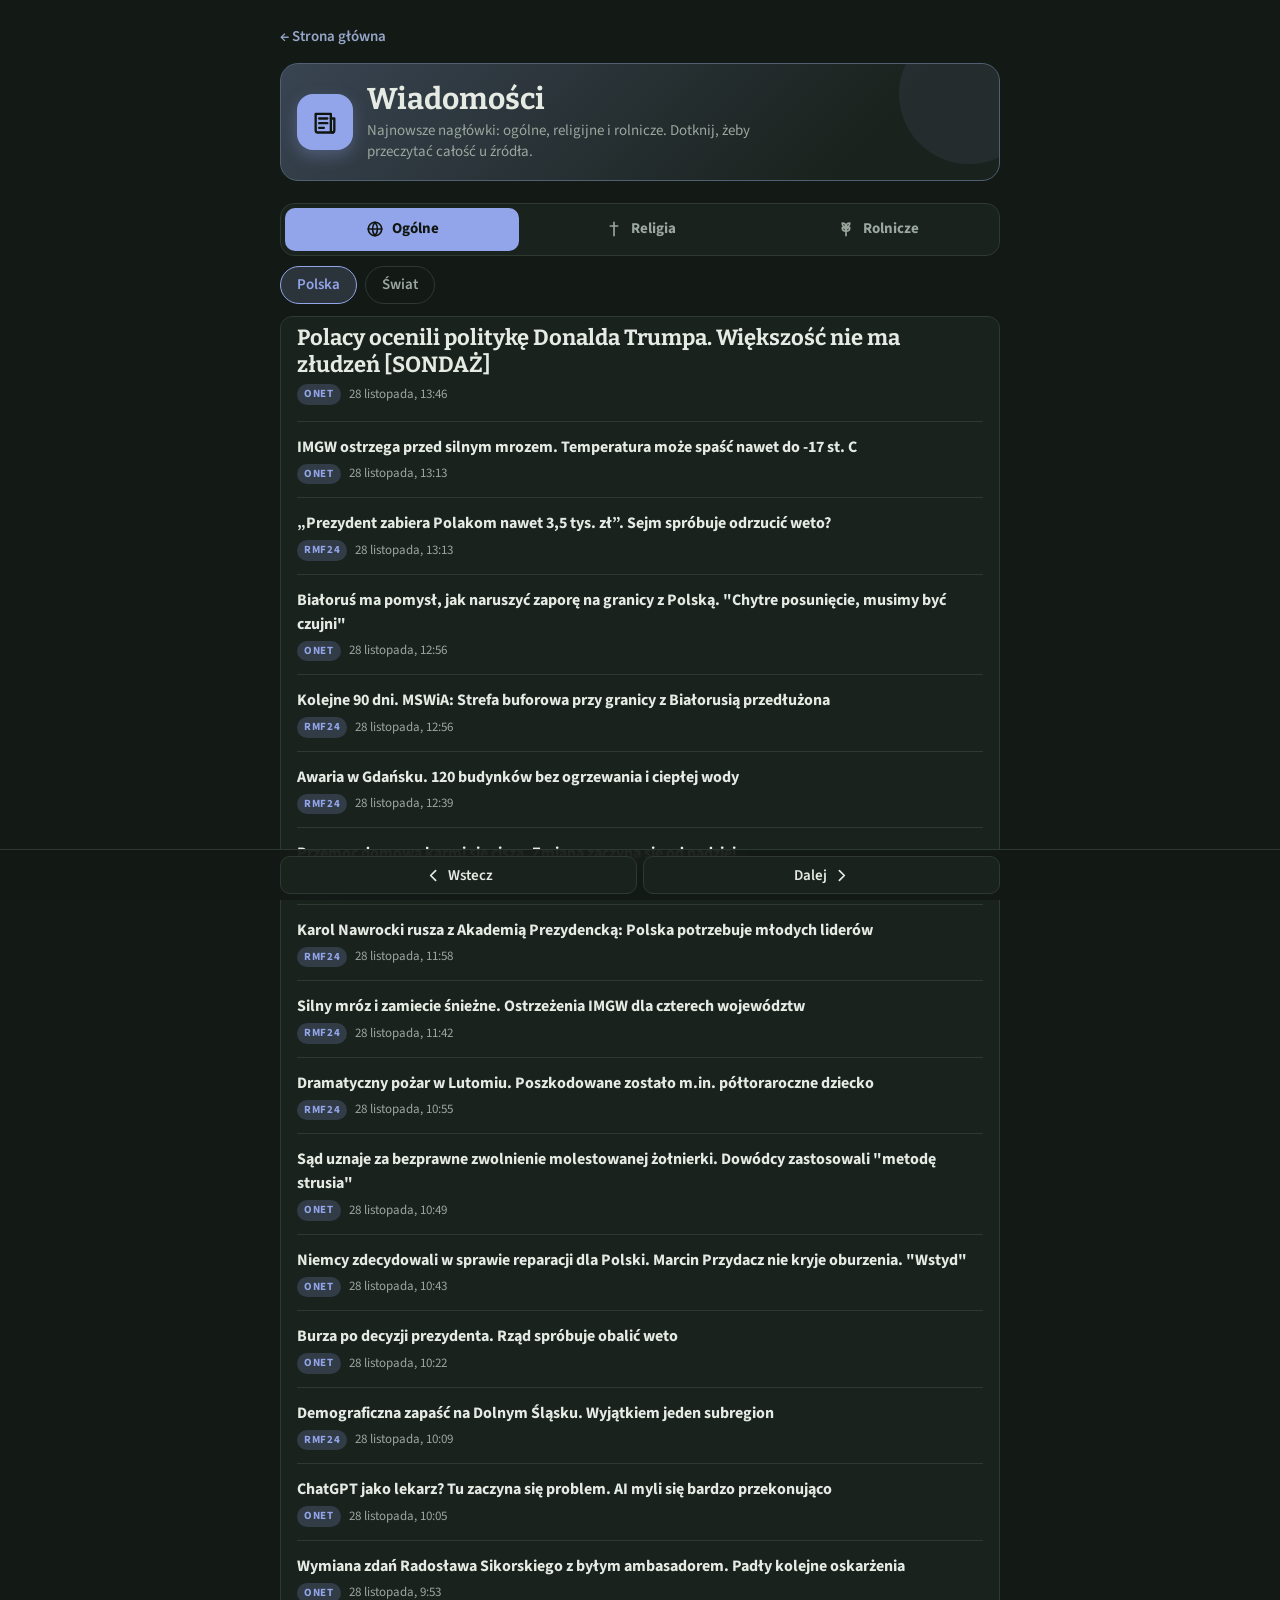
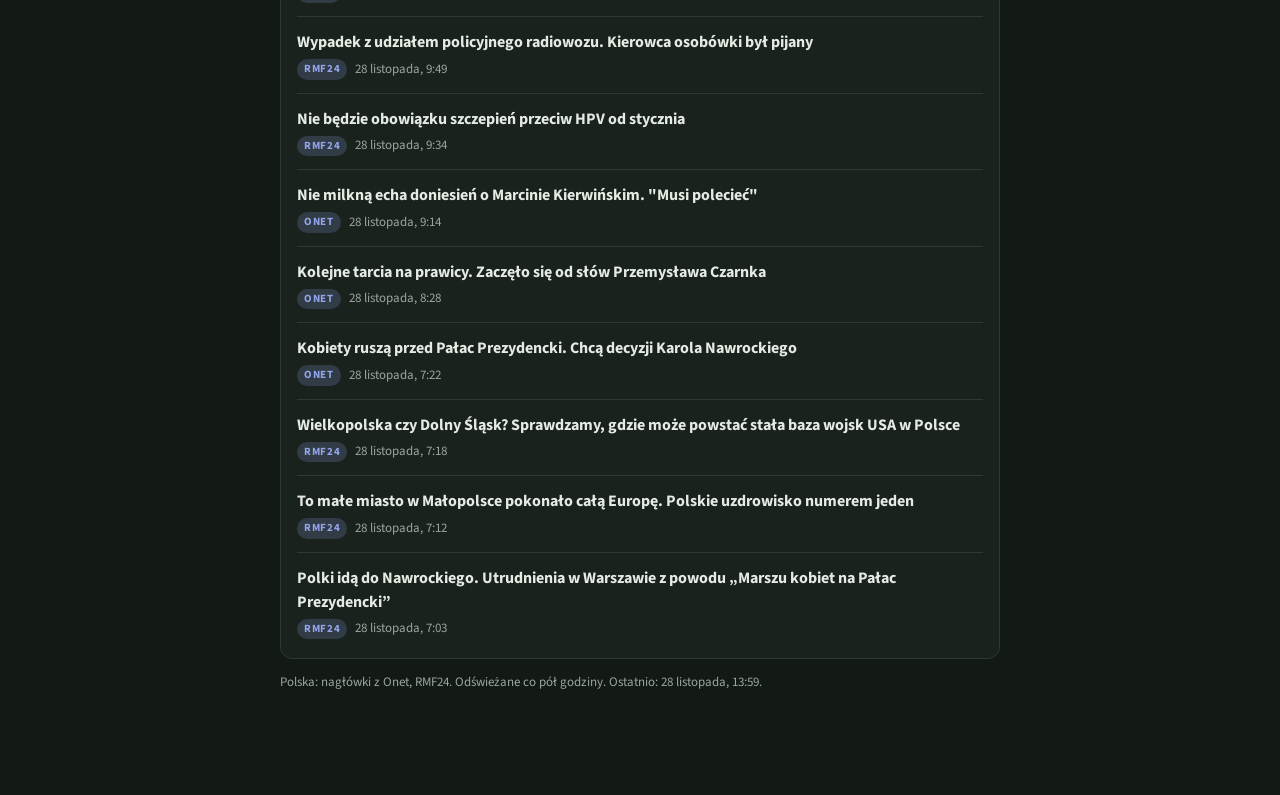
<file: wiadomosci.html>
<!doctype html>
<html lang="pl">
<head>
<meta charset="utf-8">
<meta name="viewport" content="width=device-width,initial-scale=1,viewport-fit=cover">
<meta name="robots" content="noindex,nofollow">
<meta name="theme-color" content="#131915">
<link rel="manifest" href="manifest.json">
<link rel="icon" href="ikona-192.png" type="image/png">
<link rel="apple-touch-icon" href="ikona-180.png">
<meta name="apple-mobile-web-app-capable" content="yes">
<meta name="apple-mobile-web-app-title" content="Wirkowice">
<link rel="apple-touch-startup-image" media="screen and (device-width: 440px) and (device-height: 956px) and (-webkit-device-pixel-ratio: 3) and (orientation: portrait)" href="splash-1320x2868.png">
<link rel="apple-touch-startup-image" media="screen and (device-width: 402px) and (device-height: 874px) and (-webkit-device-pixel-ratio: 3) and (orientation: portrait)" href="splash-1206x2622.png">
<link rel="apple-touch-startup-image" media="screen and (device-width: 430px) and (device-height: 932px) and (-webkit-device-pixel-ratio: 3) and (orientation: portrait)" href="splash-1290x2796.png">
<link rel="apple-touch-startup-image" media="screen and (device-width: 393px) and (device-height: 852px) and (-webkit-device-pixel-ratio: 3) and (orientation: portrait)" href="splash-1179x2556.png">
<link rel="apple-touch-startup-image" media="screen and (device-width: 390px) and (device-height: 844px) and (-webkit-device-pixel-ratio: 3) and (orientation: portrait)" href="splash-1170x2532.png">
<link rel="apple-touch-startup-image" media="screen and (device-width: 428px) and (device-height: 926px) and (-webkit-device-pixel-ratio: 3) and (orientation: portrait)" href="splash-1284x2778.png">
<link rel="apple-touch-startup-image" media="screen and (device-width: 375px) and (device-height: 812px) and (-webkit-device-pixel-ratio: 3) and (orientation: portrait)" href="splash-1125x2436.png">
<link rel="apple-touch-startup-image" media="screen and (device-width: 414px) and (device-height: 896px) and (-webkit-device-pixel-ratio: 2) and (orientation: portrait)" href="splash-828x1792.png">
<link rel="apple-touch-startup-image" media="screen and (device-width: 414px) and (device-height: 896px) and (-webkit-device-pixel-ratio: 3) and (orientation: portrait)" href="splash-1242x2688.png">
<link rel="apple-touch-startup-image" media="screen and (device-width: 375px) and (device-height: 667px) and (-webkit-device-pixel-ratio: 2) and (orientation: portrait)" href="splash-750x1334.png">
<link rel="apple-touch-startup-image" media="screen and (device-width: 414px) and (device-height: 736px) and (-webkit-device-pixel-ratio: 3) and (orientation: portrait)" href="splash-1242x2208.png">
<link rel="apple-touch-startup-image" media="screen and (device-width: 420px) and (device-height: 912px) and (-webkit-device-pixel-ratio: 3) and (orientation: portrait)" href="splash-1260x2736.png">
<style>body{margin:0}[hidden]{display:none!important}</style>
<script src="ustawienia.js"></script>
<script>if("serviceWorker" in navigator) addEventListener("load",()=>navigator.serviceWorker.register("sw.js").catch(()=>{}));</script>
</head>
<body>
<title>Wiadomości · Moje Wirkowice</title>
<meta name="claude:viewport-fit-sides" content="cover">
<link rel="preconnect" href="https://fonts.googleapis.com">
<link rel="preconnect" href="https://fonts.gstatic.com" crossorigin>
<link rel="stylesheet" href="https://fonts.googleapis.com/css2?family=Bitter:wght@500;700&family=Source+Sans+3:wght@400;600;700&display=swap">
<link rel="stylesheet" href="wspolne.css">
<style>
/* Przełącznik Polska / Świat */
.zakl{display:grid;grid-template-columns:repeat(3,1fr);gap:4px;padding:4px;border-radius:14px;background:var(--panel);border:1px solid var(--line);margin:0 0 14px}
.zakl button{font:inherit;font-weight:700;font-size:15px;padding:10px 4px;min-width:0;border:0;border-radius:10px;background:transparent;color:var(--muted);cursor:pointer;display:flex;align-items:center;justify-content:center;gap:8px}
.zakl button svg{width:18px;height:18px}
.zakl button[aria-selected="true"]{background:var(--h);color:#10160F}
.zakl button:focus-visible{outline:2px solid var(--h);outline-offset:2px}
/* Ogólne: podział Polska | Świat */
.podzakl{display:flex;gap:8px;margin:-4px 0 12px}
.podzakl[hidden]{display:none}
.podzakl button{font:inherit;font-weight:600;font-size:15px;padding:7px 16px;border-radius:999px;border:1px solid var(--line);background:transparent;color:var(--muted);cursor:pointer}
.podzakl button[aria-pressed="true"]{border-color:var(--h);color:var(--h);background:color-mix(in srgb,var(--h) 14%,var(--panel))}
.podzakl button:focus-visible{outline:2px solid var(--h);outline-offset:2px}
/* Lista nagłówków: pierwszy duży, reszta zwarta */
.wiad{display:flex;flex-direction:column}
.wiad a{display:block;text-decoration:none;color:var(--fg);padding:13px 0;border-bottom:1px solid var(--line)}
.wiad a:last-child{border-bottom:0}
.wiad .t{font-weight:700;line-height:1.3;font-size:16px}
.wiad .m{display:flex;gap:8px;align-items:center;margin-top:5px;font-size:13px;color:var(--muted)}
.wiad .z{font-weight:700;font-size:11px;letter-spacing:.06em;text-transform:uppercase;padding:2px 7px;border-radius:999px;background:color-mix(in srgb,var(--h) 20%,var(--panel));color:var(--h)}
.wiad .nowe{color:var(--h);font-weight:700}
.wiad a.glowna{padding:2px 0 16px}
.wiad a.glowna .t{font-family:var(--f-display);font-size:22px;line-height:1.2}
.lista-wiad{padding:6px 16px}
.stopka-wiad{font-size:13px;color:var(--muted);margin:14px 0 0}
</style>

<main class="wrap h-ind">
  <a class="back" href="index.html">← Strona główna</a>
  <header class="naglowek">
    <span class="ic" aria-hidden="true"><svg viewBox="0 0 24 24" fill="none" stroke="currentColor" stroke-width="2" stroke-linecap="round" stroke-linejoin="round"><path d="M4 5h13v14a2 2 0 0 0 2 2H6a2 2 0 0 1-2-2z"/><path d="M17 9h3v10a2 2 0 0 1-2 2"/><path d="M7 9h7M7 13h7M7 17h4"/></svg></span>
    <div><h1>Wiadomości</h1><p class="lead">Najnowsze nagłówki: ogólne, religijne i rolnicze. Dotknij, żeby przeczytać całość u źródła.</p></div>
  </header>

  <div class="zakl" role="tablist" aria-label="Rodzaj wiadomości">
    <button type="button" role="tab" id="tOgolne" data-g="ogolne" aria-selected="true" aria-controls="lista"><svg viewBox="0 0 24 24" fill="none" stroke="currentColor" stroke-width="2.2" stroke-linecap="round" stroke-linejoin="round" aria-hidden="true"><circle cx="12" cy="12" r="9"/><path d="M3 12h18M12 3a14 14 0 0 1 0 18M12 3a14 14 0 0 0 0 18"/></svg>Ogólne</button>
    <button type="button" role="tab" id="tReligia" data-g="religia" aria-selected="false" aria-controls="lista"><svg viewBox="0 0 24 24" fill="none" stroke="currentColor" stroke-width="2.2" stroke-linecap="round" stroke-linejoin="round" aria-hidden="true"><path d="M12 3v18M7 8h10"/></svg>Religia</button>
    <button type="button" role="tab" id="tRolnicze" data-g="rolnicze" aria-selected="false" aria-controls="lista"><svg viewBox="0 0 24 24" fill="none" stroke="currentColor" stroke-width="2.2" stroke-linecap="round" stroke-linejoin="round" aria-hidden="true"><path d="M12 21V9"/><path d="M12 9c0-3 2-5 5-5 0 3-2 5-5 5zM12 9c0-3-2-5-5-5 0 3 2 5 5 5zM12 15c0-3 2-5 5-5 0 3-2 5-5 5zM12 15c0-3-2-5-5-5 0 3 2 5 5 5z"/></svg>Rolnicze</button>
  </div>
  <div class="podzakl" id="podzakl" role="group" aria-label="Ogólne">
    <button type="button" data-d="polska" aria-pressed="true">Polska</button>
    <button type="button" data-d="swiat" aria-pressed="false">Świat</button>
  </div>
  <div class="card lista-wiad" id="lista" role="tabpanel" aria-labelledby="tOgolne"><p class="muted" style="margin:10px 0">Wczytuję…</p></div>
  <p class="stopka-wiad" id="stopka"></p>
</main>

<script src="dane.js"></script>
<script>
// Nagłówki z wiadomosci.json — plik odświeża co 30 minut akcja GitHub (.github/workflows/wiadomosci.yml)
let W=null, GL="ogolne", OG="polska";   // zakładka główna i podział „Ogólne” (polska / swiat)
try{ GL=sessionStorage.getItem("wirk-wiad-gl")||GL; OG=sessionStorage.getItem("wirk-wiad-og")||OG; }catch(e){}
if(!["ogolne","religia","rolnicze"].includes(GL)) GL="ogolne"; if(!["polska","swiat"].includes(OG)) OG="polska";
const NAZWY={polska:"Polska",swiat:"Świat",religia:"Religia",rolnicze:"Rolnicze"};
const temu=d=>{ const m=Math.round((Date.now()-d)/60000);
  if(m<1) return "przed chwilą"; if(m<60) return m+" min temu";
  const h=Math.floor(m/60); if(h<6) return h+" godz. temu";
  const g=d.getHours()+":"+String(d.getMinutes()).padStart(2,"0");
  const n=Math.round((dzis()-new Date(d.getFullYear(),d.getMonth(),d.getDate()))/864e5);
  return n===0?"dziś, "+g:n===1?"wczoraj, "+g:ladnaData(d)+", "+g; };
function pokaz(){
  const DZIAL=GL==="ogolne"?OG:GL;
  document.querySelectorAll(".zakl button").forEach(b=>b.setAttribute("aria-selected",String(b.dataset.g===GL)));
  document.querySelectorAll(".podzakl button").forEach(b=>b.setAttribute("aria-pressed",String(b.dataset.d===OG)));
  document.getElementById("podzakl").hidden=GL!=="ogolne";
  const el=document.getElementById("lista");
  el.setAttribute("aria-labelledby",{ogolne:"tOgolne",religia:"tReligia",rolnicze:"tRolnicze"}[GL]);
  if(!W){ el.innerHTML='<p style="margin:10px 0"><strong>Wiadomości jeszcze się nie pobrały.</strong> Pojawią się, gdy włączy się automatyczne pobieranie nagłówków.</p>'; return; }
  const l=(W[DZIAL]||[]).slice(0,25);
  const zr=[...new Set(l.map(w=>w.z))].join(", ");
  document.getElementById("stopka").textContent=(zr?`${NAZWY[DZIAL]}: nagłówki z ${zr}. `:"")+`Odświeżane co pół godziny. Ostatnio: ${temu(new Date(W.zaktualizowano))}.`;
  if(!l.length){ el.innerHTML='<p class="muted" style="margin:10px 0">W tym dziale nie ma jeszcze nagłówków. Pojawią się przy najbliższym odświeżeniu.</p>'; return; }
  el.innerHTML='<div class="wiad">'+l.map((w,i)=>{ const d=new Date(w.d), nowe=Date.now()-d<36e5;
    return `<a href="${esc(w.l)}" target="_blank" rel="noopener"${i===0?' class="glowna"':""}><span class="t">${esc(w.t)}</span><span class="m"><span class="z">${esc(w.z)}</span><span${nowe?' class="nowe"':""}>${esc(temu(d))}</span></span></a>`; }).join("")+'</div>';
}
const zapisz=()=>{ try{ sessionStorage.setItem("wirk-wiad-gl",GL); sessionStorage.setItem("wirk-wiad-og",OG); }catch(e){} };
document.querySelector(".zakl").addEventListener("click",e=>{ const b=e.target.closest("button"); if(!b) return; GL=b.dataset.g; zapisz(); pokaz(); });
document.querySelector(".podzakl").addEventListener("click",e=>{ const b=e.target.closest("button"); if(!b) return; OG=b.dataset.d; zapisz(); pokaz(); });
(async()=>{
  try{ const r=await fetch("wiadomosci.json?t="+Date.now(),{cache:"no-store"}); if(r.ok) W=await r.json(); }catch(e){}
  pokaz(); setInterval(pokaz,60e3);
})();
</script>

</body>
</html>
</file>
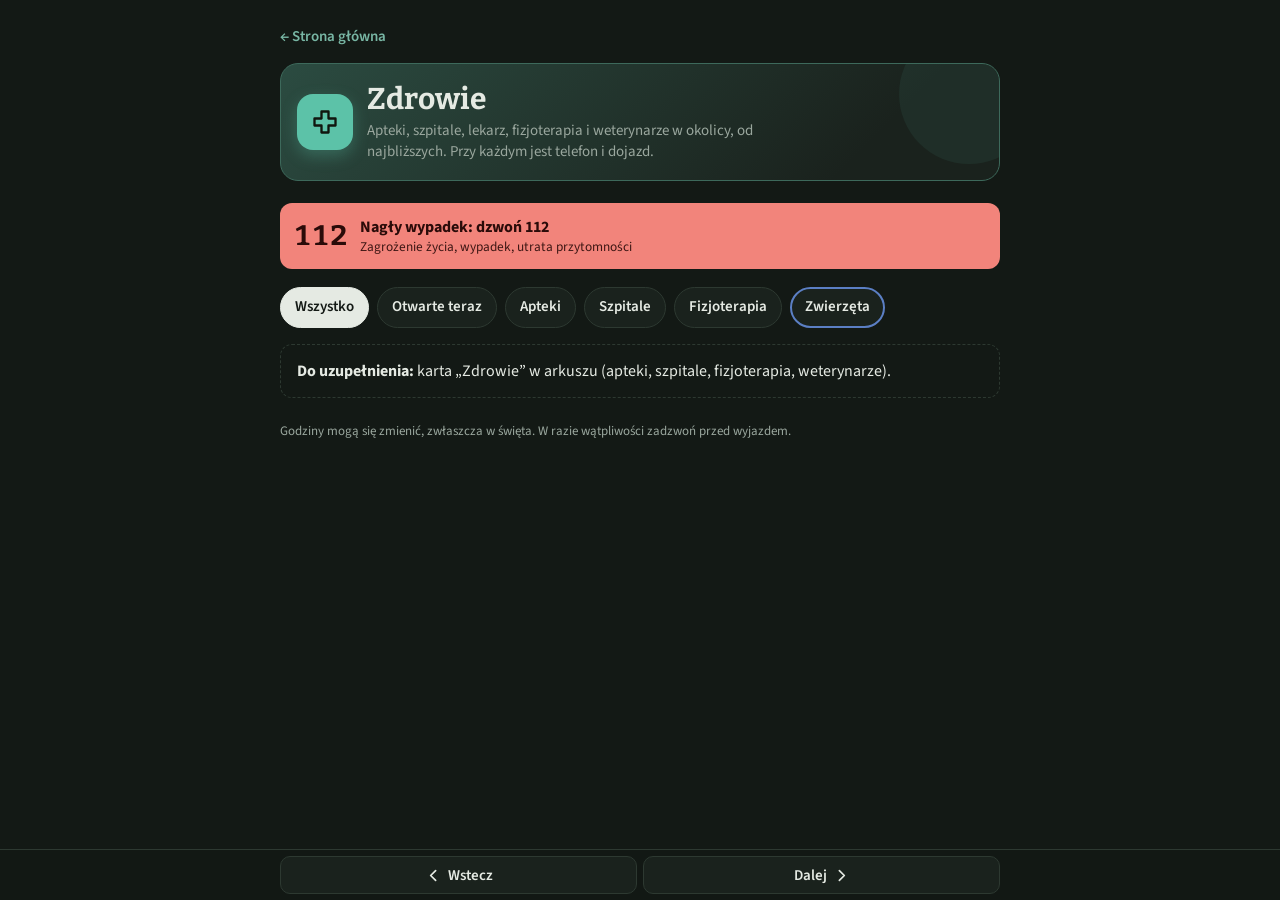
<file: zdrowie.html>
<!doctype html>
<html lang="pl">
<head>
<meta charset="utf-8">
<meta name="viewport" content="width=device-width,initial-scale=1,viewport-fit=cover">
<meta name="robots" content="noindex,nofollow">
<meta name="theme-color" content="#131915">
<link rel="manifest" href="manifest.json">
<link rel="icon" href="ikona-192.png" type="image/png">
<link rel="apple-touch-icon" href="ikona-180.png">
<meta name="apple-mobile-web-app-capable" content="yes">
<meta name="apple-mobile-web-app-title" content="Wirkowice">
<link rel="apple-touch-startup-image" media="screen and (device-width: 440px) and (device-height: 956px) and (-webkit-device-pixel-ratio: 3) and (orientation: portrait)" href="splash-1320x2868.png">
<link rel="apple-touch-startup-image" media="screen and (device-width: 402px) and (device-height: 874px) and (-webkit-device-pixel-ratio: 3) and (orientation: portrait)" href="splash-1206x2622.png">
<link rel="apple-touch-startup-image" media="screen and (device-width: 430px) and (device-height: 932px) and (-webkit-device-pixel-ratio: 3) and (orientation: portrait)" href="splash-1290x2796.png">
<link rel="apple-touch-startup-image" media="screen and (device-width: 393px) and (device-height: 852px) and (-webkit-device-pixel-ratio: 3) and (orientation: portrait)" href="splash-1179x2556.png">
<link rel="apple-touch-startup-image" media="screen and (device-width: 390px) and (device-height: 844px) and (-webkit-device-pixel-ratio: 3) and (orientation: portrait)" href="splash-1170x2532.png">
<link rel="apple-touch-startup-image" media="screen and (device-width: 428px) and (device-height: 926px) and (-webkit-device-pixel-ratio: 3) and (orientation: portrait)" href="splash-1284x2778.png">
<link rel="apple-touch-startup-image" media="screen and (device-width: 375px) and (device-height: 812px) and (-webkit-device-pixel-ratio: 3) and (orientation: portrait)" href="splash-1125x2436.png">
<link rel="apple-touch-startup-image" media="screen and (device-width: 414px) and (device-height: 896px) and (-webkit-device-pixel-ratio: 2) and (orientation: portrait)" href="splash-828x1792.png">
<link rel="apple-touch-startup-image" media="screen and (device-width: 414px) and (device-height: 896px) and (-webkit-device-pixel-ratio: 3) and (orientation: portrait)" href="splash-1242x2688.png">
<link rel="apple-touch-startup-image" media="screen and (device-width: 375px) and (device-height: 667px) and (-webkit-device-pixel-ratio: 2) and (orientation: portrait)" href="splash-750x1334.png">
<link rel="apple-touch-startup-image" media="screen and (device-width: 414px) and (device-height: 736px) and (-webkit-device-pixel-ratio: 3) and (orientation: portrait)" href="splash-1242x2208.png">
<link rel="apple-touch-startup-image" media="screen and (device-width: 420px) and (device-height: 912px) and (-webkit-device-pixel-ratio: 3) and (orientation: portrait)" href="splash-1260x2736.png">
<style>body{margin:0}[hidden]{display:none!important}</style>
<script src="ustawienia.js"></script>
<script>if("serviceWorker" in navigator) addEventListener("load",()=>navigator.serviceWorker.register("sw.js").catch(()=>{}));</script>
</head>
<body>
<title>Zdrowie · Moje Wirkowice</title>
<meta name="claude:viewport-fit-sides" content="cover">
<link rel="preconnect" href="https://fonts.googleapis.com">
<link rel="preconnect" href="https://fonts.gstatic.com" crossorigin>
<link rel="stylesheet" href="https://fonts.googleapis.com/css2?family=Bitter:wght@500;700&family=Source+Sans+3:wght@400;600;700&display=swap">
<link rel="stylesheet" href="wspolne.css">
<style>
.sos{display:flex;align-items:center;gap:12px;padding:12px 14px;border-radius:12px;background:var(--alarm);color:var(--on-alarm);text-decoration:none;margin:0 0 6px}
.sos b{font-family:var(--f-display);font-size:28px;font-variant-numeric:tabular-nums}
.sos span{line-height:1.3}
.sos small{display:block;opacity:.9}
.filtry{display:flex;gap:8px;flex-wrap:wrap;margin:18px 0 0}
.filtry button{font:inherit;font-weight:600;font-size:15px;padding:8px 14px;border-radius:999px;border:1px solid var(--line);background:var(--panel);color:var(--fg);cursor:pointer}
.filtry button[aria-pressed="true"]{background:var(--fg);border-color:var(--fg);color:var(--bg)}
.zd h3{font-family:var(--f-display);font-size:18px;line-height:1.25;margin:0 0 2px}
.zd .gdzie{color:var(--muted);font-size:14px;margin:0}
.zd .godz{display:flex;flex-wrap:wrap;align-items:center;gap:6px 8px;margin:8px 0 0;font-size:15px}
.zd .op{margin:6px 0 0;font-size:15px}
.zd .zr{font-size:12px;color:var(--muted);margin:8px 0 0}
.zd .zr a{color:var(--muted)}
.stan{font-size:12px;font-weight:700;letter-spacing:.05em;text-transform:uppercase;padding:2px 8px;border-radius:999px}
.stan.tak{background:var(--green-soft);color:var(--green)}
.stan.nie{background:var(--alarm-soft);color:var(--alarm)}
.dzis{font-size:13px;color:var(--muted)}
/* Zwierzęta: nazwa w granatowym obrysie */
:root{--granat:#1E3A6E}
:root[data-theme="dark"]{--granat:#5B7FC4}
@media (prefers-color-scheme: dark){:root:not([data-theme="light"]){--granat:#5B7FC4}}
.granat{display:inline-block;border:2px solid var(--granat);border-radius:10px;padding:2px 14px}
.section > h2.granat{margin-bottom:12px;display:inline-flex}
.section > h2.granat::before{display:none}
.filtry button.granat{border:2px solid var(--granat);padding:7px 13px}
.filtry button.granat[aria-pressed="true"]{background:var(--granat);border-color:var(--granat);color:#fff}
</style>

<main class="wrap h-mieta">
  <a class="back" href="index.html">← Strona główna</a>
  <header class="naglowek">
    <span class="ic" aria-hidden="true"><svg viewBox="0 0 24 24" fill="none" stroke="currentColor" stroke-width="2" stroke-linecap="round" stroke-linejoin="round"><path d="M9 3h6v6h6v6h-6v6H9v-6H3V9h6z"/></svg></span>
    <div><h1>Zdrowie</h1><p class="lead">Apteki, szpitale, lekarz, fizjoterapia i weterynarze w okolicy, od najbliższych. Przy każdym jest telefon i dojazd.</p></div>
  </header>

  <a class="sos" href="tel:112"><b>112</b><span><strong>Nagły wypadek: dzwoń 112</strong><small>Zagrożenie życia, wypadek, utrata przytomności</small></span></a>

  <div class="filtry" role="group" aria-label="Pokaż">
    <button type="button" data-f="" aria-pressed="true">Wszystko</button>
    <button type="button" data-f="otwarte" aria-pressed="false">Otwarte teraz</button>
    <button type="button" data-f="apteka" aria-pressed="false">Apteki</button>
    <button type="button" data-f="szpital" aria-pressed="false">Szpitale</button>
    <button type="button" data-f="fizjoterapia" aria-pressed="false">Fizjoterapia</button>
    <button type="button" data-f="zwierzeta" aria-pressed="false" class="granat">Zwierzęta</button>
  </div>
  <div id="out"><p class="muted">Wczytuję…</p></div>
  <p class="muted" style="font-size:13px;margin-top:24px">Godziny mogą się zmienić, zwłaszcza w święta. W razie wątpliwości zadzwoń przed wyjazdem.</p>
</main>

<script src="dane.js"></script>
<script src="godziny.js"></script>
<script>
// Karta „Zdrowie”: rodzaj | nazwa | miejscowosc | adres | telefon | godziny | wspolrzedne | opis | zrodlo
// godziny otwarcia, odległości i rodzaje: godziny.js
const GRUPY=[
  {r:"szpital",      t:"Szpitale i pomoc w nocy"},
  {r:"apteka",       t:"Apteki"},
  {r:"przychodnia",  t:"Lekarz rodzinny"},
  {r:"fizjoterapia", t:"Fizjoterapia i rehabilitacja"},
  {r:"zwierzeta",    t:"Zwierzęta", granat:true, pod:"Weterynarze w okolicy."},
];
let LISTA=[], FILTR="";
(async()=>{
  const z=await wczytaj("Zdrowie");
  LISTA=z.wiersze.filter(r=>r.nazwa).map(miejsceZdrowia).sort((a,b)=>a.odl-b.odl);
  pokaz(); setInterval(pokaz,60000);   // „otwarte teraz” odświeża się co minutę
})();

function karta(p){
  const o=otwarte(p.godziny), tel=(p.telefon||"").split(/wew/i)[0].replace(/[^\d+]/g,"");
  const cel=p.adres?encodeURIComponent(p.adres):(p.lat!=null?p.lat+","+p.lon:"");
  const zr=(p.zrodlo||"").split(/\s+/).filter(u=>/^https?:\/\//.test(u));
  return `<div class="card zd">
    <h3>${esc(p.nazwa)}</h3>
    <p class="gdzie">${esc(p.miejscowosc||"")}${p.odl<999?` · ok. ${kmTxt(p.odl)} od Wirkowic`:""}</p>
    ${p.adres?`<p class="gdzie">${esc(p.adres)}</p>`:""}
    ${p.godziny?`<p class="godz">${o===true?'<span class="stan tak">Otwarte teraz</span>':o===false?'<span class="stan nie">Teraz zamknięte</span>':""}<span>${esc(p.godziny)}</span>${naDzis(p.godziny)&&o!==null?`<span class="dzis">(${esc(naDzis(p.godziny))})</span>`:""}</p>`:""}
    ${p.opis?`<p class="op">${esc(p.opis)}</p>`:""}
    <div class="btns">
      ${tel.length>=9?`<a class="btn primary" href="tel:${tel}">Zadzwoń ${esc(p.telefon)}</a>`:""}
      ${cel?`<a class="btn" href="https://www.google.com/maps/dir/?api=1&destination=${cel}" target="_blank" rel="noopener">Dojazd</a>`:""}
    </div>
    ${zr.length?`<p class="zr">Źródło: ${zr.map((u,i)=>`<a href="${esc(u)}" target="_blank" rel="noopener">${esc(new URL(u).hostname.replace(/^www\./,""))}</a>`).join(", ")}</p>`:""}
  </div>`;
}
function pokaz(){
  const out=document.getElementById("out");
  if(!LISTA.length){ out.innerHTML=`<div class="card empty" style="margin-top:16px"><p style="margin:0"><strong>Do uzupełnienia:</strong> karta „Zdrowie” w arkuszu (apteki, szpitale, fizjoterapia, weterynarze).</p></div>`; return; }
  const ok=p=>!FILTR||(FILTR==="otwarte"?otwarte(p.godziny)===true:p.k===FILTR);
  const html=GRUPY.map(g=>{ const l=LISTA.filter(p=>p.k===g.r&&ok(p)); if(!l.length) return "";
    return `<section class="section"><h2${g.granat?' class="granat"':""}>${g.t}</h2>${g.pod?`<p class="muted" style="margin:-4px 0 10px">${g.pod}</p>`:""}<div class="list">${l.map(karta).join("")}</div></section>`; }).join("");
  out.innerHTML=html||(FILTR==="otwarte"
    ?`<p class="muted" style="margin-top:20px">Teraz nic z tej listy nie jest otwarte. W nagłej sytuacji dzwoń 112.</p>`
    :`<div class="card empty" style="margin-top:16px"><p style="margin:0">Brak wpisów w tej kategorii. Dopisz je w arkuszu, w karcie „Zdrowie”.</p></div>`);
}
document.querySelector(".filtry").addEventListener("click",e=>{
  const b=e.target.closest("button"); if(!b) return; FILTR=b.dataset.f;
  document.querySelectorAll(".filtry button").forEach(x=>x.setAttribute("aria-pressed",String(x===b))); pokaz();
});
</script>

</body>
</html>
</file>
<file: wspolne.css>
/* Moje Wirkowice — wspólny wygląd modułów (ten sam styl co plan cmentarza) */
:root{
  --bg:#D8DBD3; --panel:#E7E9E2; --fg:#1C231F; --muted:#4D5650; --line:#BEC4BA;   /* jasny motyw: łagodna, ciepła szarość zamiast bieli */
  --accent:#B9661A; --accent-soft:#EAD6BC; --on-accent:#FFFFFF;
  --green:#3E6B4A; --green-soft:#DCE8DD;
  --alarm:#B3261E; --alarm-soft:#FBE4E2; --on-alarm:#FFFFFF;
  --f-display:"Bitter", Georgia, "Times New Roman", serif;
  --f-body:"Source Sans 3", "Segoe UI", system-ui, sans-serif;
}
@media (prefers-color-scheme: dark){:root:not([data-theme="light"]){
  --bg:#131915; --panel:#1A221D; --fg:#E5EAE3; --muted:#9AA79E; --line:#2D3931;
  --accent:#E59A44; --accent-soft:#3D2C19; --on-accent:#1A1208;
  --green:#8FC29C; --green-soft:#1F3125;
  --alarm:#F2847B; --alarm-soft:#3B1A18; --on-alarm:#2A0B09; color-scheme:dark }}
:root[data-theme="dark"]{
  --bg:#131915; --panel:#1A221D; --fg:#E5EAE3; --muted:#9AA79E; --line:#2D3931;
  --accent:#E59A44; --accent-soft:#3D2C19; --on-accent:#1A1208;
  --green:#8FC29C; --green-soft:#1F3125;
  --alarm:#F2847B; --alarm-soft:#3B1A18; --on-alarm:#2A0B09; color-scheme:dark }

body{margin:0;background:var(--bg);color:var(--fg);font-family:var(--f-body);font-size:16px;line-height:1.5}
.wrap{max-width:720px;margin:0 auto;padding-block:20px 48px;
  padding-left:max(16px,env(safe-area-inset-left,0px));padding-right:max(16px,env(safe-area-inset-right,0px))}
a{color:inherit}
.back{display:inline-flex;align-items:center;gap:6px;font-weight:600;color:var(--muted);text-decoration:none;font-size:15px;padding:6px 0}
.back:hover{color:var(--fg)}
.eyebrow{font-size:12px;letter-spacing:.08em;text-transform:uppercase;color:var(--muted);margin:14px 0 4px}
h1{font-family:var(--f-display);font-weight:700;font-size:30px;line-height:1.15;margin:0 0 6px;text-wrap:balance}
h2{font-family:var(--f-display);font-weight:700;font-size:20px;line-height:1.25;margin:0 0 4px;text-wrap:balance}
.lead{color:var(--muted);margin:0 0 20px;max-width:60ch}
.muted{color:var(--muted)}
.pill{display:inline-block;font-size:11px;letter-spacing:.06em;text-transform:uppercase;font-weight:700;
  padding:2px 8px;border-radius:999px;background:var(--accent-soft);color:var(--accent)}
.pill.ok{background:var(--green-soft);color:var(--green)}
.tile .pill{align-self:flex-start}

/* kafelki na stronie głównej */
/* Kafelki: wszystkie tak samo — ikona po lewej, tytuł i opis obok, ta sama wysokość */
.tiles{display:grid;grid-template-columns:1fr 1fr;gap:12px}
.tile{display:grid;grid-template-columns:48px 1fr;align-items:center;column-gap:14px;row-gap:2px;min-width:0;min-height:96px;box-sizing:border-box;
  padding:14px 16px;border-radius:14px;background:var(--panel);border:1px solid var(--line);text-decoration:none;color:var(--fg)}
.tile>*{grid-column:2;min-width:0}
.tile>.ic{grid-column:1;grid-row:1 / span 3;align-self:center}
.tile{align-content:center}                                   /* nadmiar wysokości dzielony równo góra/dół */
.tile>span:not(.ic):not(.big):not(.pill){grid-row:1 / span 3;align-self:center}   /* tytuł+opis w jednym bloku: na wysokości ikony */
.tile:hover{border-color:var(--muted)}
.tile:focus-visible,.btn:focus-visible,.num:focus-visible{outline:2px solid var(--accent);outline-offset:2px}
.tile .ic{width:48px;height:48px;border-radius:12px;display:grid;place-items:center;background:var(--green-soft);color:var(--green)}
.tile .ic svg{width:24px;height:24px}
.tile h2{font-size:19px;margin:0}
.tile p{margin:0;color:var(--muted);font-size:14px;line-height:1.35}
.tile .pill{justify-self:start;margin-top:4px}
.tile.wide{grid-column:1/-1}
.tile.alarm{grid-template-columns:48px 1fr auto;background:var(--alarm);border-color:var(--alarm);color:var(--on-alarm)}
.tile.alarm p{color:var(--on-alarm);opacity:.9}
.tile.alarm .ic{background:rgba(255,255,255,.18);color:var(--on-alarm)}
.tile.alarm .big{grid-column:3;grid-row:1 / span 3;font-family:var(--f-display);font-weight:700;font-size:30px;font-variant-numeric:tabular-nums}
@media (max-width:600px){ .tiles{grid-template-columns:1fr} }

/* listy i karty */
.list{display:flex;flex-direction:column;gap:10px}
.card{padding:14px 16px;border-radius:12px;background:var(--panel);border:1px solid var(--line);min-width:0}
.card.empty{border-style:dashed;background:transparent}
.btns{display:flex;gap:8px;flex-wrap:wrap;margin-top:10px}
.btn{font:inherit;font-weight:600;font-size:15px;padding:9px 14px;border-radius:10px;border:1px solid var(--line);
  background:var(--bg);color:var(--fg);cursor:pointer;text-decoration:none;display:inline-flex;align-items:center;gap:6px}
.btn.primary{background:var(--accent);border-color:var(--accent);color:var(--on-accent)}
.section{margin-top:28px}
.section > h2{margin-bottom:10px}

/* numery alarmowe */
.num{display:grid;grid-template-columns:112px minmax(0,1fr);align-items:center;gap:12px;padding:12px 14px;border-radius:12px;background:var(--panel);
  border:1px solid var(--line);text-decoration:none;color:var(--fg)}
.num b{font-family:var(--f-display);font-size:26px;white-space:nowrap;font-variant-numeric:tabular-nums}
.num b.dl{font-size:18px}   /* długie numery (116 123, 800 …): mniejsze, w jednej linii, tekst obok zaczyna się zawsze w tym samym miejscu */
.num span{display:flex;flex-direction:column;min-width:0}
.num small{color:var(--muted);font-size:14px}
.num.main{background:var(--alarm);border-color:var(--alarm);color:var(--on-alarm)}
.num.main b{font-size:40px}
.num.main small{color:var(--on-alarm);opacity:.9}
.where{margin-top:12px}
.coords{font-family:ui-monospace,Consolas,monospace;font-size:18px;font-weight:700;user-select:all;margin:6px 0}
footer{margin-top:36px;color:var(--muted);font-size:13px}

/* ===== Płynne przejścia między stronami (Chrome/Android, nowsze iPhone'y; gdzie nie działa — zwykłe przejście) ===== */
@view-transition{navigation:auto}
@media (prefers-reduced-motion: no-preference){
  ::view-transition-old(root){animation:vt-wyjscie .16s ease-in both}
  ::view-transition-new(root){animation:vt-wejscie .24s ease-out both}
}
@media (prefers-reduced-motion: reduce){ ::view-transition-group(*),::view-transition-old(*),::view-transition-new(*){animation:none!important} }
@keyframes vt-wyjscie{to{opacity:0}}
@keyframes vt-wejscie{from{opacity:0;transform:translateY(10px)}}
.pasek{view-transition-name:pasek}   /* dolny pasek stoi w miejscu, zmienia się tylko treść */
/* ===== Ruch: wejście ekranu, reakcja na dotyk, podświetlenie pilnych rzeczy ===== */
@keyframes wejscie{from{opacity:.55;transform:translateY(10px)}to{opacity:1;transform:none}}
@keyframes pilne{0%,100%{box-shadow:0 0 0 0 var(--accent)}60%{box-shadow:0 0 0 7px transparent}}
@media (prefers-reduced-motion: no-preference){
  .wrap{animation:wejscie .35s ease-out both}
  @supports (view-transition-name:none){ .wrap{animation:none} }
  .tiles>*,.list>*,.news>*{animation:wejscie .45s ease-out both}
  .tiles>:nth-child(2),.list>:nth-child(2),.news>:nth-child(2){animation-delay:.05s}
  .tiles>:nth-child(3),.list>:nth-child(3),.news>:nth-child(3){animation-delay:.1s}
  .tiles>:nth-child(4),.list>:nth-child(4){animation-delay:.15s}
  .tiles>:nth-child(5),.list>:nth-child(5){animation-delay:.2s}
  .tiles>:nth-child(n+6),.list>:nth-child(n+6){animation-delay:.25s}
  .tile,.btn,.num,.news a{transition:transform .14s ease,box-shadow .2s ease,border-color .2s ease}
  .tile:active,.btn:active,.num:active,.news a:active{transform:scale(.96)}
  .tile .ic{transition:transform .25s ease}
  .tile:active .ic{transform:rotate(-8deg) scale(1.08)}
  .pilne{animation:pilne 1.8s ease-out infinite}
}
@media (hover:hover) and (prefers-reduced-motion: no-preference){
  .tile:hover{transform:translateY(-3px);box-shadow:0 8px 22px rgba(20,30,22,.10)}
  .tile:hover .ic{transform:rotate(-6deg) scale(1.06)}
}

/* Minione: zwinięta lista starszych wpisów */
.minione{margin-top:12px}
.minione>summary{display:inline-flex;align-items:center;gap:8px;cursor:pointer;list-style:none;font-weight:600;font-size:15px;
  padding:8px 14px;border-radius:999px;border:1px solid var(--line);background:var(--panel);color:var(--muted)}
.minione>summary::-webkit-details-marker{display:none}
.minione>summary::before{content:"";width:7px;height:7px;border-right:2px solid currentColor;border-bottom:2px solid currentColor;transform:rotate(-45deg);transition:transform .2s}
.minione[open]>summary::before{transform:rotate(45deg)}
.minione>summary:hover{color:var(--fg);border-color:var(--muted)}
.minione>summary:focus-visible{outline:2px solid var(--accent);outline-offset:2px}
.minione>div{margin-top:10px;opacity:.72}

/* worki na śmieci */
.worek{display:inline-block;width:22px;height:24px;vertical-align:-6px;margin-right:6px;flex:none}
.worki{display:inline-flex;gap:2px;align-items:center}

/* ===== Kolory działów (--h): strona główna i podstrony ===== */
.h-nieb{--h:#7DB3E3}.h-burs{--h:#E59A44}.h-mieta{--h:#5CC2A8}.h-fiol{--h:#B9A2E8}.h-ziel{--h:#8FC29C}
.h-ind{--h:#93A5EA}.h-szary{--h:#B9C1BB}.h-stal{--h:#A9B8CC}.h-sepia{--h:#D9AC78}.h-zlot{--h:#E3C26B}.h-mor{--h:#6CC4D6}.h-alarm{--h:var(--alarm)}
/* Działy: każdy w swoim kolorze, po dwa w rzędzie */
.tiles.kolor{grid-template-columns:1fr 1fr}
.tiles.kolor .tile:not(.wide){display:flex;flex-direction:column;align-items:flex-start;gap:10px;min-height:150px;padding:16px;
  background:color-mix(in srgb,var(--h) 12%,var(--panel));border-color:color-mix(in srgb,var(--h) 32%,var(--line))}
.tiles.kolor .tile:not(.wide) .ic{background:var(--h);color:#10160F;width:44px;height:44px;align-self:flex-start}
.tiles.kolor .tile:not(.wide)>span:not(.ic){align-self:stretch}
.tiles.kolor .tile:not(.wide) h2{font-size:18px;text-wrap:wrap}
.tiles.kolor .tile:not(.wide):hover{border-color:var(--h)}
/* Nagłówek podstrony: ikona w kolorze działu, tytuł, opis */
.naglowek{display:flex;gap:14px;align-items:center;margin:8px 0 22px;padding:18px 16px;border-radius:18px;position:relative;overflow:hidden;
  background:linear-gradient(135deg,color-mix(in srgb,var(--h,var(--green)) 26%,var(--panel)) 0%,var(--panel) 80%);border:1px solid color-mix(in srgb,var(--h,var(--green)) 35%,var(--line))}
.naglowek>.ic{width:56px;height:56px;border-radius:16px;background:var(--h,var(--green));color:#10160F;display:grid;place-items:center;flex:none;box-shadow:0 6px 16px color-mix(in srgb,var(--h,var(--green)) 30%,transparent)}
.naglowek>.ic svg{width:28px;height:28px}
.naglowek>div{min-width:0}
.naglowek h1{margin:0}
.naglowek .lead{margin:4px 0 0;font-size:15px;line-height:1.4}
.naglowek::after{content:"";position:absolute;right:-40px;top:-40px;width:140px;height:140px;border-radius:50%;background:var(--h,var(--green));opacity:.08;pointer-events:none}
/* nagłówki sekcji: kreska w kolorze działu */
.section>h2{display:flex;align-items:center;gap:10px}
.section>h2::before{content:"";width:5px;height:1em;border-radius:3px;background:var(--h,var(--accent));flex:none}
.back{color:color-mix(in srgb,var(--h,var(--muted)) 55%,var(--muted))}
/* Ogłoszenie: kartka przypięta pinezką. Wydarzenie: kartka z kalendarza */
.kartka{position:relative;display:flex;flex-direction:column;gap:3px;padding:20px 16px 14px;margin-top:6px;
  background:#E9DFC4;color:#2A2216;border-radius:3px 3px 16px 3px;transform:rotate(-.7deg);box-shadow:0 8px 18px rgba(0,0,0,.35)}
.kartka::before{content:"";position:absolute;top:-6px;left:50%;width:14px;height:14px;margin-left:-7px;border-radius:50%;
  background:radial-gradient(circle at 35% 35%,#FF8A80,#C62828 70%);box-shadow:0 2px 3px rgba(0,0,0,.4)}
.kartka .k{color:#9A4F10;font-size:12px;letter-spacing:.08em;text-transform:uppercase;font-weight:700}
.kartka .t{font-family:var(--f-display);font-size:18px}
.kartka .m{color:#6B5E45;font-size:14px}
.kal{display:grid;grid-template-columns:74px 1fr;gap:14px;align-items:center;padding:12px;border-radius:14px;background:var(--panel);border:1px solid var(--line);color:var(--fg)}
.kal-k{display:flex;flex-direction:column;align-items:center;border-radius:10px;overflow:hidden;background:#F2EFE8;color:#1D2520;box-shadow:0 3px 8px rgba(0,0,0,.3)}
.kal-m{align-self:stretch;text-align:center;background:#2F6A9E;color:#fff;font-size:12px;font-weight:700;letter-spacing:.1em;padding:3px 0}
.kal-d{font-family:var(--f-display);font-weight:700;font-size:32px;line-height:1.05;margin-top:2px;font-variant-numeric:tabular-nums}
.kal-w{font-size:12px;color:#5B685F;margin-bottom:5px}
.kal-x{display:flex;flex-direction:column;gap:2px;min-width:0}
.kal .k{color:#7DB3E3}
.kal .m{color:var(--muted);font-size:14px}
.kal .cnt{align-self:flex-start;margin-top:4px;font-size:13px;font-weight:700;padding:2px 9px;border-radius:999px;background:#1E3550;color:#9CC8F2}
.kal.hot{border-color:#7DB3E3;background:color-mix(in srgb,#7DB3E3 16%,var(--panel))}
.kal.hot .cnt{background:#7DB3E3;color:#0E1A26}
.list>.kartka:nth-child(even){transform:rotate(.6deg)}
.kartka .op{margin:2px 0 0;white-space:pre-line}
.kartka details summary{cursor:pointer;color:#9A4F10;font-weight:700;margin-top:6px;list-style:none}
.kartka details summary::-webkit-details-marker{display:none}
.kartka details summary::after{content:" ▾"}
.kartka details[open] summary{display:none}
.kartka .link{align-self:flex-start;margin-top:10px;padding:9px 14px;border-radius:10px;background:#2A2216;color:#F3EAD2;font-weight:700;text-decoration:none}
.kartka .wyslij{align-self:flex-start;margin-top:8px;padding:8px 14px;border-radius:10px;border:1.5px solid #2A2216;background:transparent;color:#2A2216;font:inherit;font-weight:700;cursor:pointer}
.kartka .link+.wyslij{margin-top:8px}
.nowe-plak{display:inline-block;margin-left:8px;padding:1px 7px;border-radius:999px;background:var(--alarm);color:#fff;font-size:11px;letter-spacing:.06em;text-transform:uppercase;font-weight:700;vertical-align:1px}
.kartka .link:focus-visible,.kartka summary:focus-visible{outline:2px solid #9A4F10;outline-offset:2px}

/* Czytaj na głos */
.czytaj{display:inline-flex;align-items:center;gap:4px;align-self:flex-start;margin:6px 0 2px;padding:6px 12px;border-radius:999px;border:1px solid var(--line);background:var(--panel);color:var(--fg);font:600 14px/1.2 var(--f-body);cursor:pointer}
.czytaj.gra{border-color:var(--accent);color:var(--accent)}
.kartka .czytaj{background:transparent;border:1.5px solid #2A2216;color:#2A2216}
.kartka .czytaj.gra{background:#2A2216;color:#F3EAD2}
.bez-mowy .czytaj{display:none!important}
/* ===== Jasny motyw (Opcje → Motyw: Jasny): ciemniejsze kolory działów, żeby napisy były czytelne na jasnym tle ===== */
:root[data-theme="light"] .h-nieb{--h:#2F6AA0} :root[data-theme="light"] .h-burs{--h:#A85A14} :root[data-theme="light"] .h-mieta{--h:#1E7F66}
:root[data-theme="light"] .h-fiol{--h:#6347AE} :root[data-theme="light"] .h-ziel{--h:#3B7A4C} :root[data-theme="light"] .h-ind{--h:#3F55B5}
:root[data-theme="light"] .h-szary{--h:#56605A} :root[data-theme="light"] .h-stal{--h:#475C7C} :root[data-theme="light"] .h-sepia{--h:#8E6128}
:root[data-theme="light"] .h-zlot{--h:#7E6208} :root[data-theme="light"] .h-mor{--h:#17768A}
/* ikony na kolorowym tle: białe zamiast ciemnych */
:root[data-theme="light"] .naglowek>.ic, :root[data-theme="light"] .tiles.kolor .ic, :root[data-theme="light"] .tile.wiad-tile .ic,
:root[data-theme="light"] .tile.notatki .ic, :root[data-theme="light"] .filtry button[aria-pressed="true"], :root[data-theme="light"] .zakl button[aria-selected="true"]{color:#fff}
/* kartki z kalendarza */
:root[data-theme="light"] .kal .k{color:#2F6AA0}
:root[data-theme="light"] .kal .cnt{background:#DCEAF7;color:#1E4C78}
:root[data-theme="light"] .kal.hot{border-color:#2F6AA0;background:color-mix(in srgb,#2F6AA0 10%,var(--panel))}
:root[data-theme="light"] .kal.hot .cnt{background:#2F6AA0;color:#fff}
/* strona główna: notatki, prognoza */
:root[data-theme="light"] .tile.notatki{--h:#56605A;background:#E3E8E4;border-color:#C5CDC7}
:root[data-theme="light"] .godz-pas .g .op, :root[data-theme="light"] .dni-prog .d .x .op{color:#2F6AA0}
:root[data-theme="light"] .dni-prog .d .x .wi{color:#7E6208}
/* Co słychać: prąd i woda */
:root[data-theme="light"] .wyl .i{background:#F3E9C6;color:#7E6208} :root[data-theme="light"] .wyl .i.w{background:#D3EEF3;color:#17768A}
:root[data-theme="light"] .wyl.nasze{border-color:#B08A10;background:#FBF3D9}
/* Ciekawe miejsca: Green Velo */
:root[data-theme="light"] .gv-fakty b{color:#9A4A10}
/* cienie lżejsze na jasnym tle */
:root[data-theme="light"] .kartka{box-shadow:0 6px 14px rgba(0,0,0,.18)}
/* jasny motyw: znaczniki w kolorze działu — tekst w ciemnym odcieniu koloru, żeby był wyraźny */
:root[data-theme="light"] .wew b, :root[data-theme="light"] .gv-fakty b.z, :root[data-theme="light"] .podzakl button[aria-pressed="true"]{color:color-mix(in srgb,var(--h) 70%,#000)}
:root[data-theme="light"] .pill{color:color-mix(in srgb,var(--accent) 70%,#000)}
</file>
